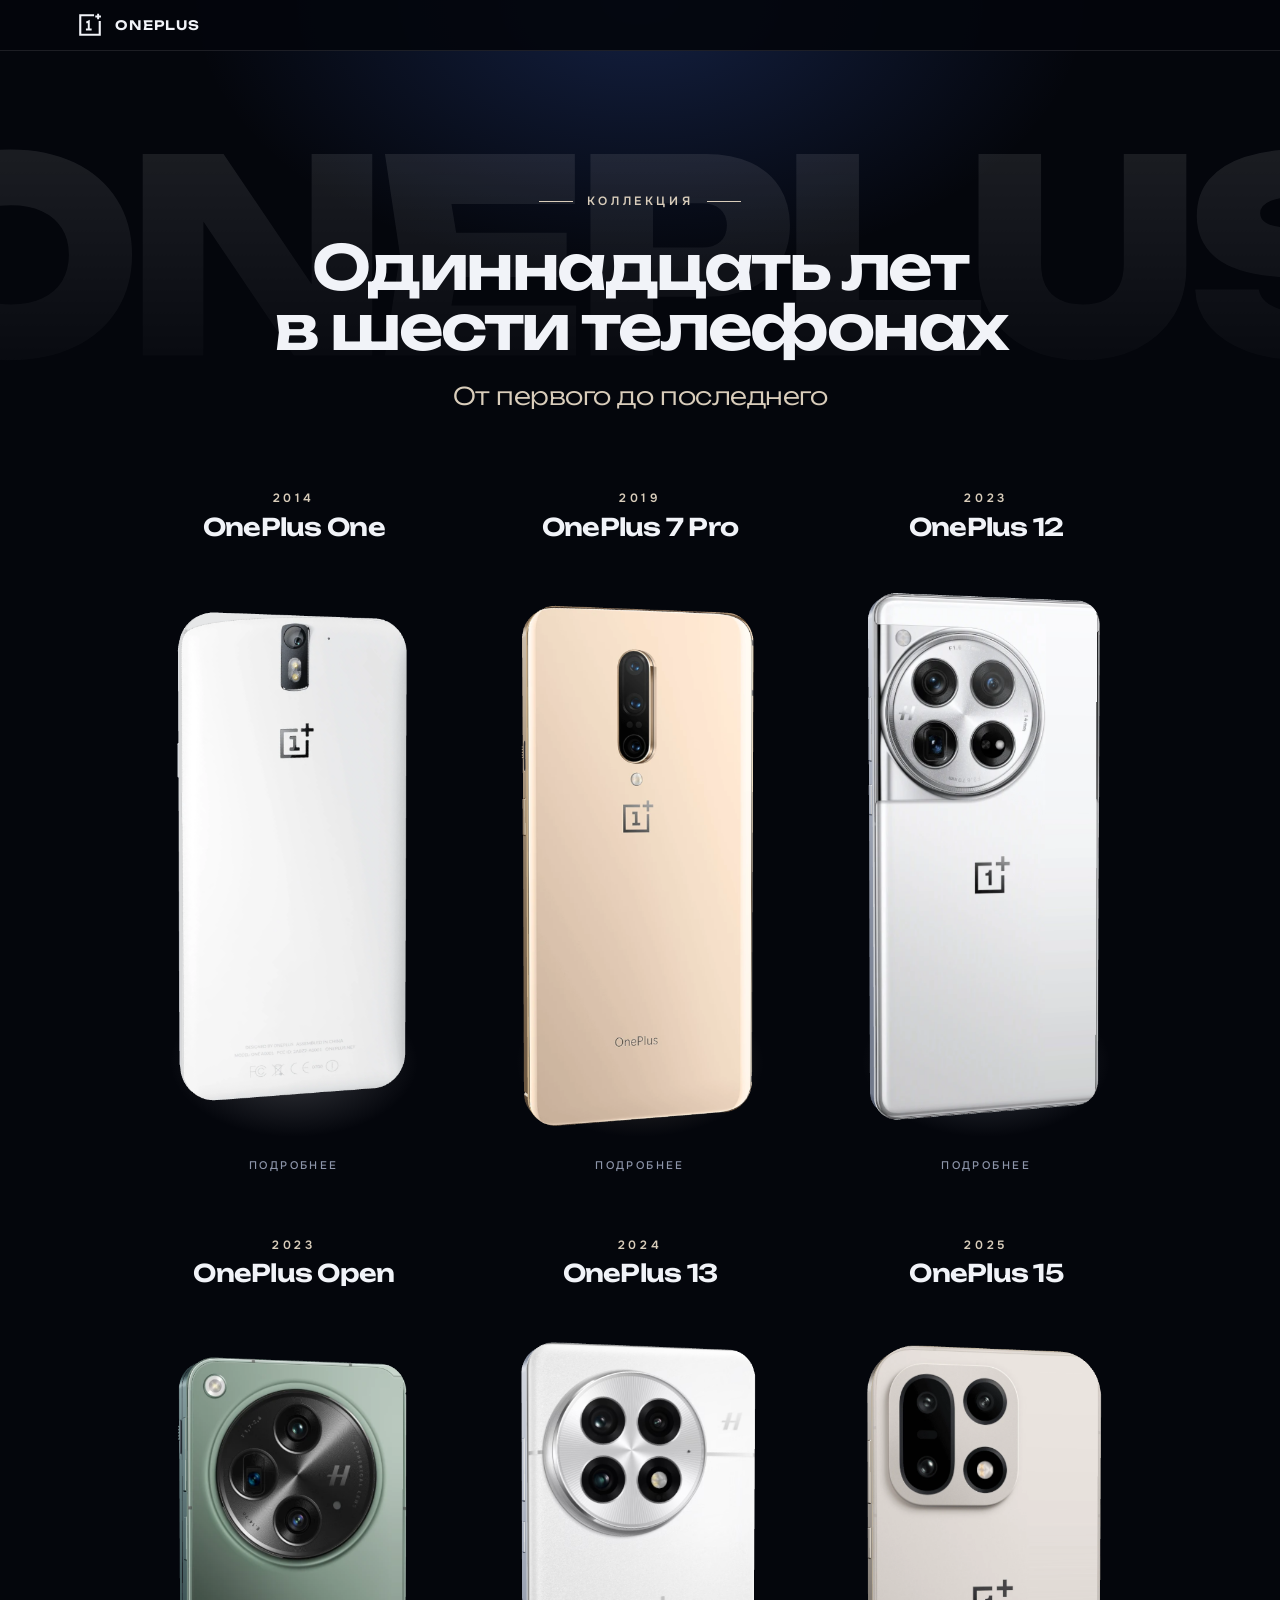
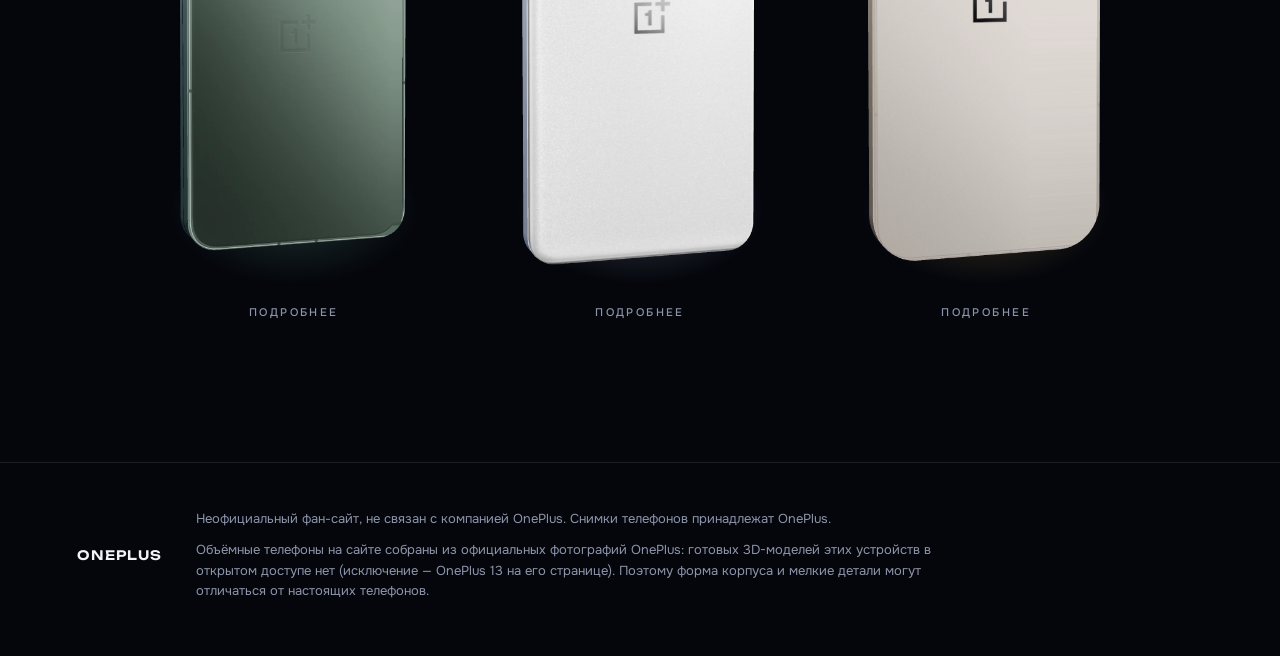
<file: index.html>
<!DOCTYPE html>
<html lang="ru">
<head>
  <meta charset="UTF-8">
  <!-- Правила безопасности: странице разрешено брать скрипты, стили, шрифты и картинки только из папки самого сайта.
       Чужой скрипт, даже если его как-то подсунут в страницу, браузер не выполнит -->
  <meta http-equiv="Content-Security-Policy" content="default-src 'self'; script-src 'self'; style-src 'self' 'unsafe-inline'; img-src 'self' data: blob:; font-src 'self'; connect-src 'self' blob:; media-src 'self'; worker-src 'self' blob:; object-src 'none'; base-uri 'self'; form-action 'none'">
  <meta name="referrer" content="strict-origin-when-cross-origin">
  <meta name="viewport" content="width=device-width, initial-scale=1.0, viewport-fit=cover">
  <title>Одиннадцать лет в шести телефонах</title>
  <meta name="description" content="Шесть телефонов OnePlus за одиннадцать лет: от первого OnePlus One до OnePlus 15. Выбери модель и посмотри её со всех сторон.">
  <meta name="theme-color" content="#04060c">
  <link rel="icon" href="favicon.svg" type="image/svg+xml">
  <!-- шрифты лежат в папке сайта (fonts/); два главных начинают грузиться сразу, чтобы заголовки не «прыгали» -->
  <link rel="preload" as="font" type="font/woff2" href="fonts/Unbounded-cyrillic.woff2" crossorigin>
  <link rel="preload" as="font" type="font/woff2" href="fonts/Unbounded-latin.woff2" crossorigin>
  <link rel="preload" as="font" type="font/woff2" href="fonts/Onest-cyrillic.woff2" crossorigin>
  <link rel="preload" as="font" type="font/woff2" href="fonts/Onest-latin.woff2" crossorigin>
  <link rel="stylesheet" href="fonts/fonts.css?v=1">
  <link rel="stylesheet" href="style.css?v=37">
</head>
<body class="home">

  <a class="skip-link" href="#models">Перейти к моделям</a>

  <header class="bar is-scrolled">
    <a class="brand" href="index.html" aria-label="OnePlus, главная страница">
      <svg class="brand-mark" viewBox="0 0 32 32" aria-hidden="true"><path d="M21 4H4v24h24V11" fill="none" stroke="currentColor" stroke-width="2.6"/><path d="M14.5 21.5v-10l-3 1.6M11 21.5h7M26 2v7M22.5 5.5h7" fill="none" stroke="currentColor" stroke-width="2.4"/></svg>
      <span>OnePlus</span>
    </a>
  </header>

  <main>
    <section class="home-top">
      <div class="glow glow-home" aria-hidden="true"></div>
      <div class="home-word" aria-hidden="true">ONEPLUS</div>
      <div class="wrap home-head">
        <p class="kicker">Коллекция</p>
        <h1>Одиннадцать лет<br>в шести телефонах</h1>
        <p class="home-sub">От первого до последнего</p>
      </div>
    </section>

    <!-- ===== Шесть телефонов: три в ряд, два ряда, по годам. Телефоны показывает phones3d.js ===== -->
    <!-- data-model — ключ модели в phones3d.js, --glow — цвет свечения под телефоном -->
    <section class="wrap models" id="models">

      <div class="unit is-ready" data-model="one" style="--glow:230 230 235">
        <a class="unit-hit" href="one.html">
          <span class="unit-title"><small>2014</small>OnePlus One</span>
          <span class="unit-stage"><img class="poster" src="assets/home/poster-one.webp" alt="OnePlus One, вид сзади" width="440" height="940" decoding="async"><canvas aria-hidden="true"></canvas></span>
        </a>
        <em class="unit-tag" aria-hidden="true">Подробнее</em>
      </div>

      <div class="unit is-ready" data-model="7pro" style="--glow:234 217 192">
        <a class="unit-hit" href="7pro.html">
          <span class="unit-title"><small>2019</small>OnePlus 7 Pro</span>
          <span class="unit-stage"><img class="poster" src="assets/home/poster-7pro.webp" alt="OnePlus 7 Pro, вид сзади" width="440" height="940" decoding="async"><canvas aria-hidden="true"></canvas></span>
        </a>
        <em class="unit-tag" aria-hidden="true">Подробнее</em>
      </div>

      <div class="unit is-ready" data-model="12" style="--glow:220 228 240">
        <a class="unit-hit" href="12.html">
          <span class="unit-title"><small>2023</small>OnePlus 12</span>
          <span class="unit-stage"><img class="poster" src="assets/home/poster-12.webp" alt="OnePlus 12, вид сзади" width="440" height="940" decoding="async"><canvas aria-hidden="true"></canvas></span>
        </a>
        <em class="unit-tag" aria-hidden="true">Подробнее</em>
      </div>

      <div class="unit is-ready" data-model="open" style="--glow:111 180 150">
        <a class="unit-hit" href="open.html">
          <span class="unit-title"><small>2023</small>OnePlus Open</span>
          <span class="unit-stage"><img class="poster" src="assets/home/poster-open.webp" alt="OnePlus Open, вид сзади" width="440" height="940" decoding="async"><canvas aria-hidden="true"></canvas></span>
        </a>
        <em class="unit-tag" aria-hidden="true">Подробнее</em>
      </div>

      <div class="unit is-ready" data-model="13" style="--glow:200 215 245">
        <a class="unit-hit" href="13.html">
          <span class="unit-title"><small>2024</small>OnePlus 13</span>
          <span class="unit-stage"><img class="poster" src="assets/home/poster-13.webp" alt="OnePlus 13, вид сзади" width="440" height="940" decoding="async"><canvas aria-hidden="true"></canvas></span>
        </a>
        <em class="unit-tag" aria-hidden="true">Подробнее</em>
      </div>

      <div class="unit is-ready" data-model="15" style="--glow:240 196 104">
        <a class="unit-hit" href="phone.html?m=15">
          <span class="unit-title"><small>2025</small>OnePlus 15</span>
          <span class="unit-stage"><img class="poster" src="assets/home/poster-15.webp" alt="OnePlus 15, вид сзади" width="440" height="940" decoding="async"><canvas aria-hidden="true"></canvas></span>
        </a>
        <em class="unit-tag" aria-hidden="true">Подробнее</em>
      </div>

    </section>
  </main>

  <footer class="footer">
    <div class="wrap footer-row">
      <span class="footer-brand">OnePlus</span>
      <div class="footer-text">
        <p>Неофициальный фан-сайт, не связан с компанией OnePlus. Снимки телефонов принадлежат OnePlus.</p>
        <p>Объёмные телефоны на сайте собраны из официальных фотографий OnePlus: готовых 3D-моделей этих устройств в открытом доступе нет (исключение — OnePlus 13 на его странице). Поэтому форма корпуса и мелкие детали могут отличаться от настоящих телефонов.</p>
      </div>
    </div>
  </footer>

  <div class="toast" id="toast" role="status" aria-live="polite"></div>

  <script src="home.js?v=29"></script>
  <script type="module" src="phones3d.js?v=44"></script>
</body>
</html>
</file>
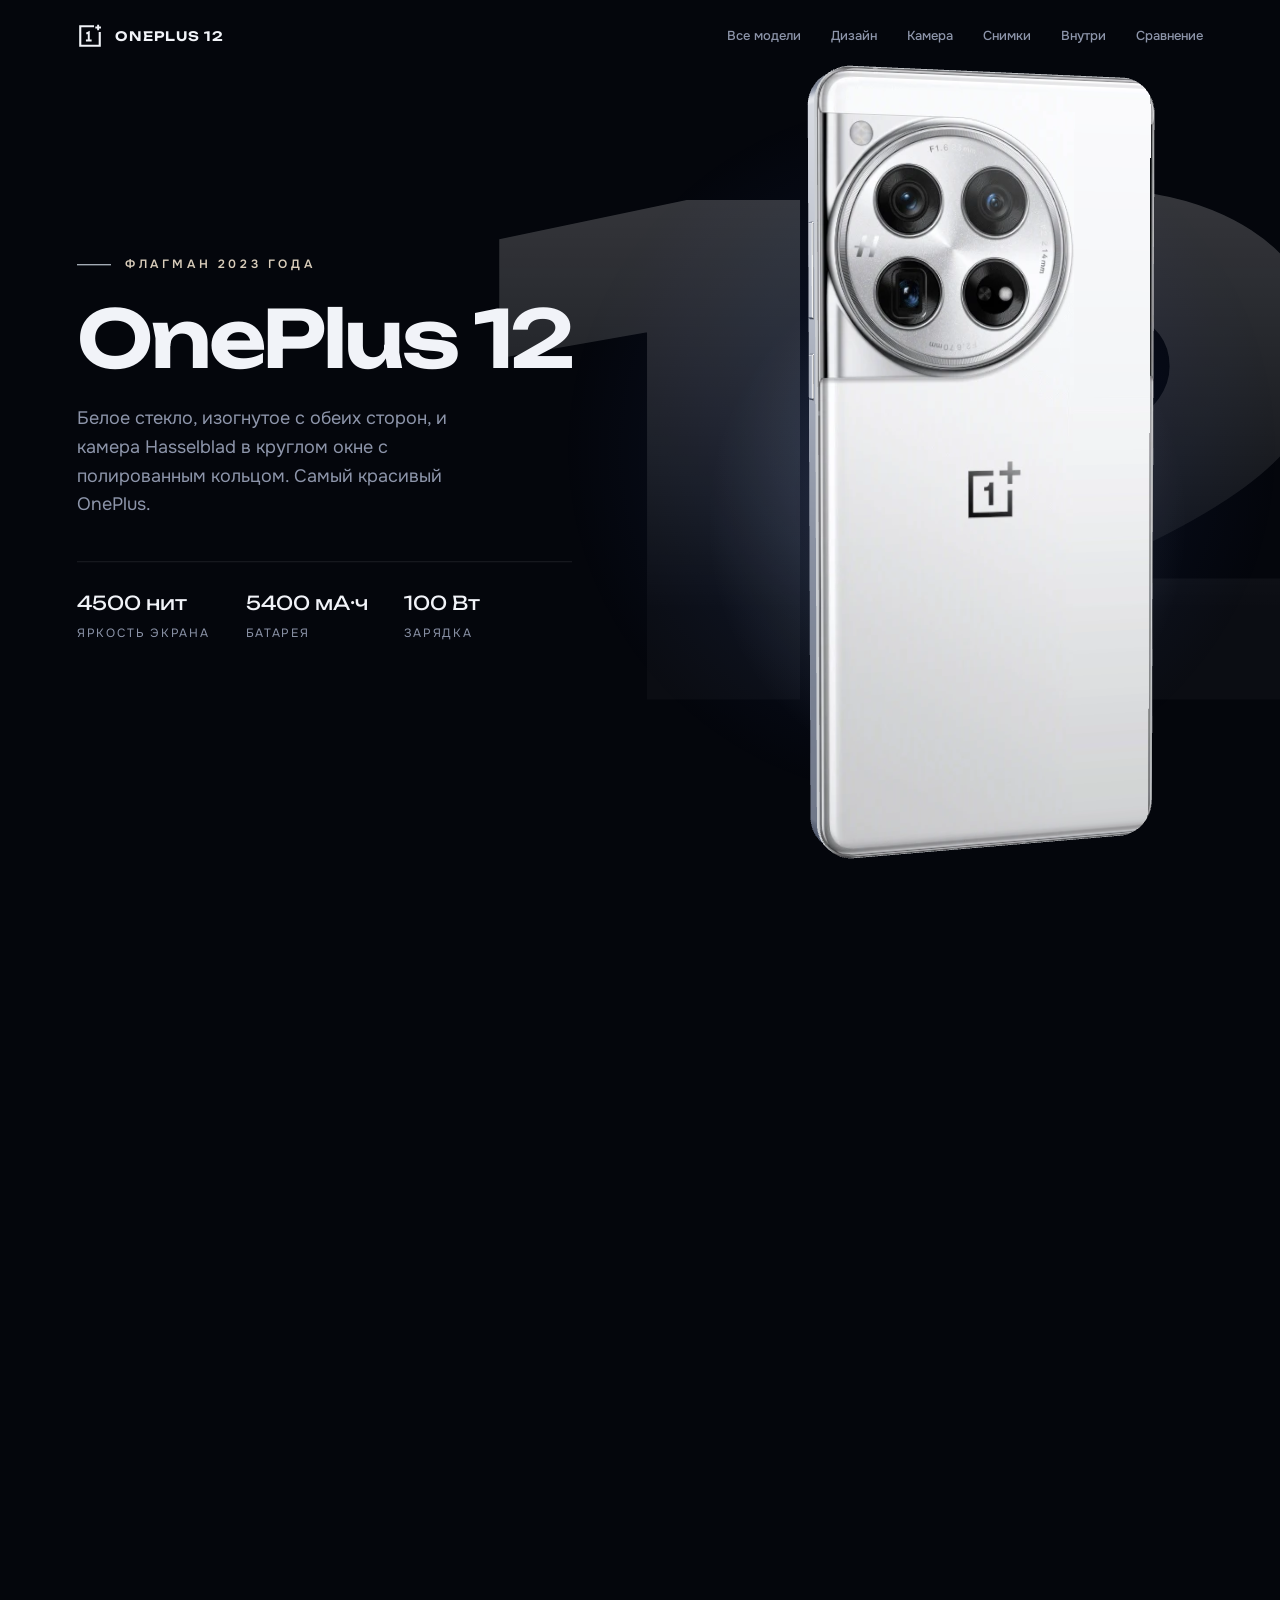
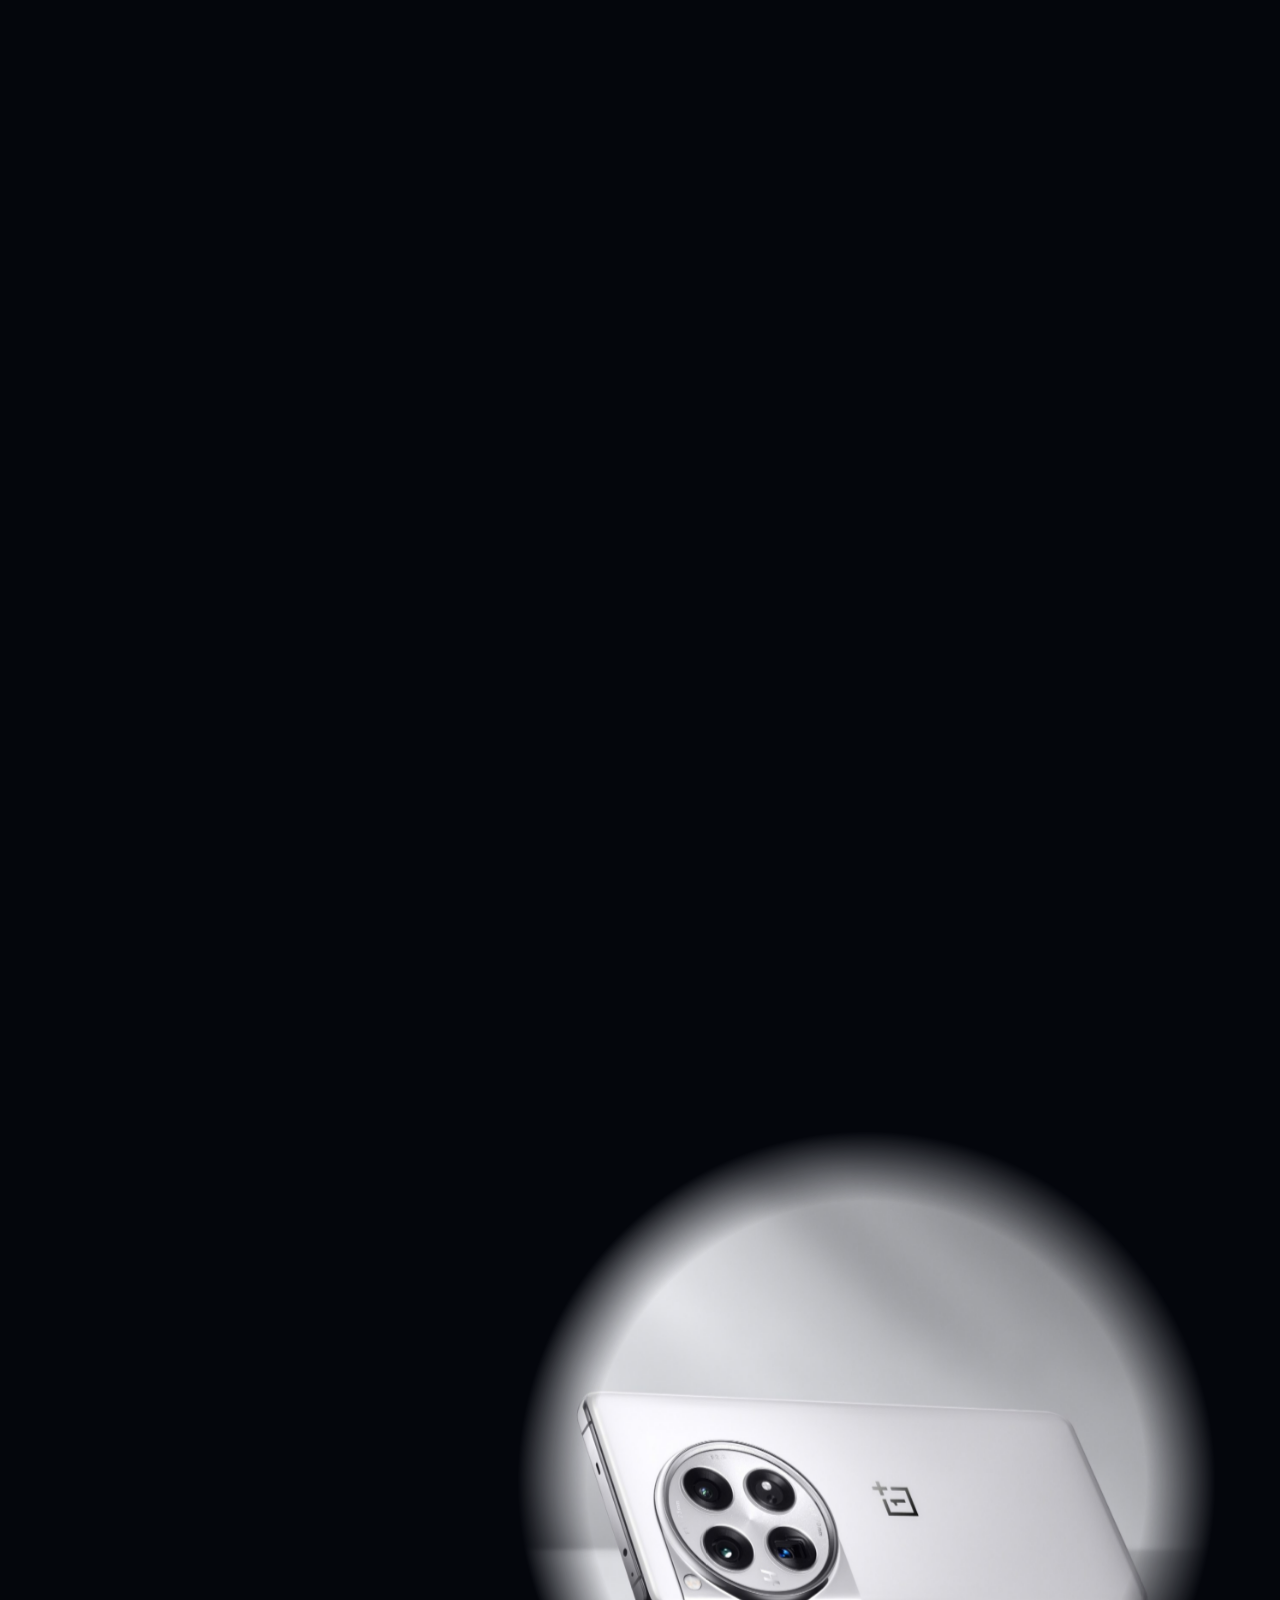
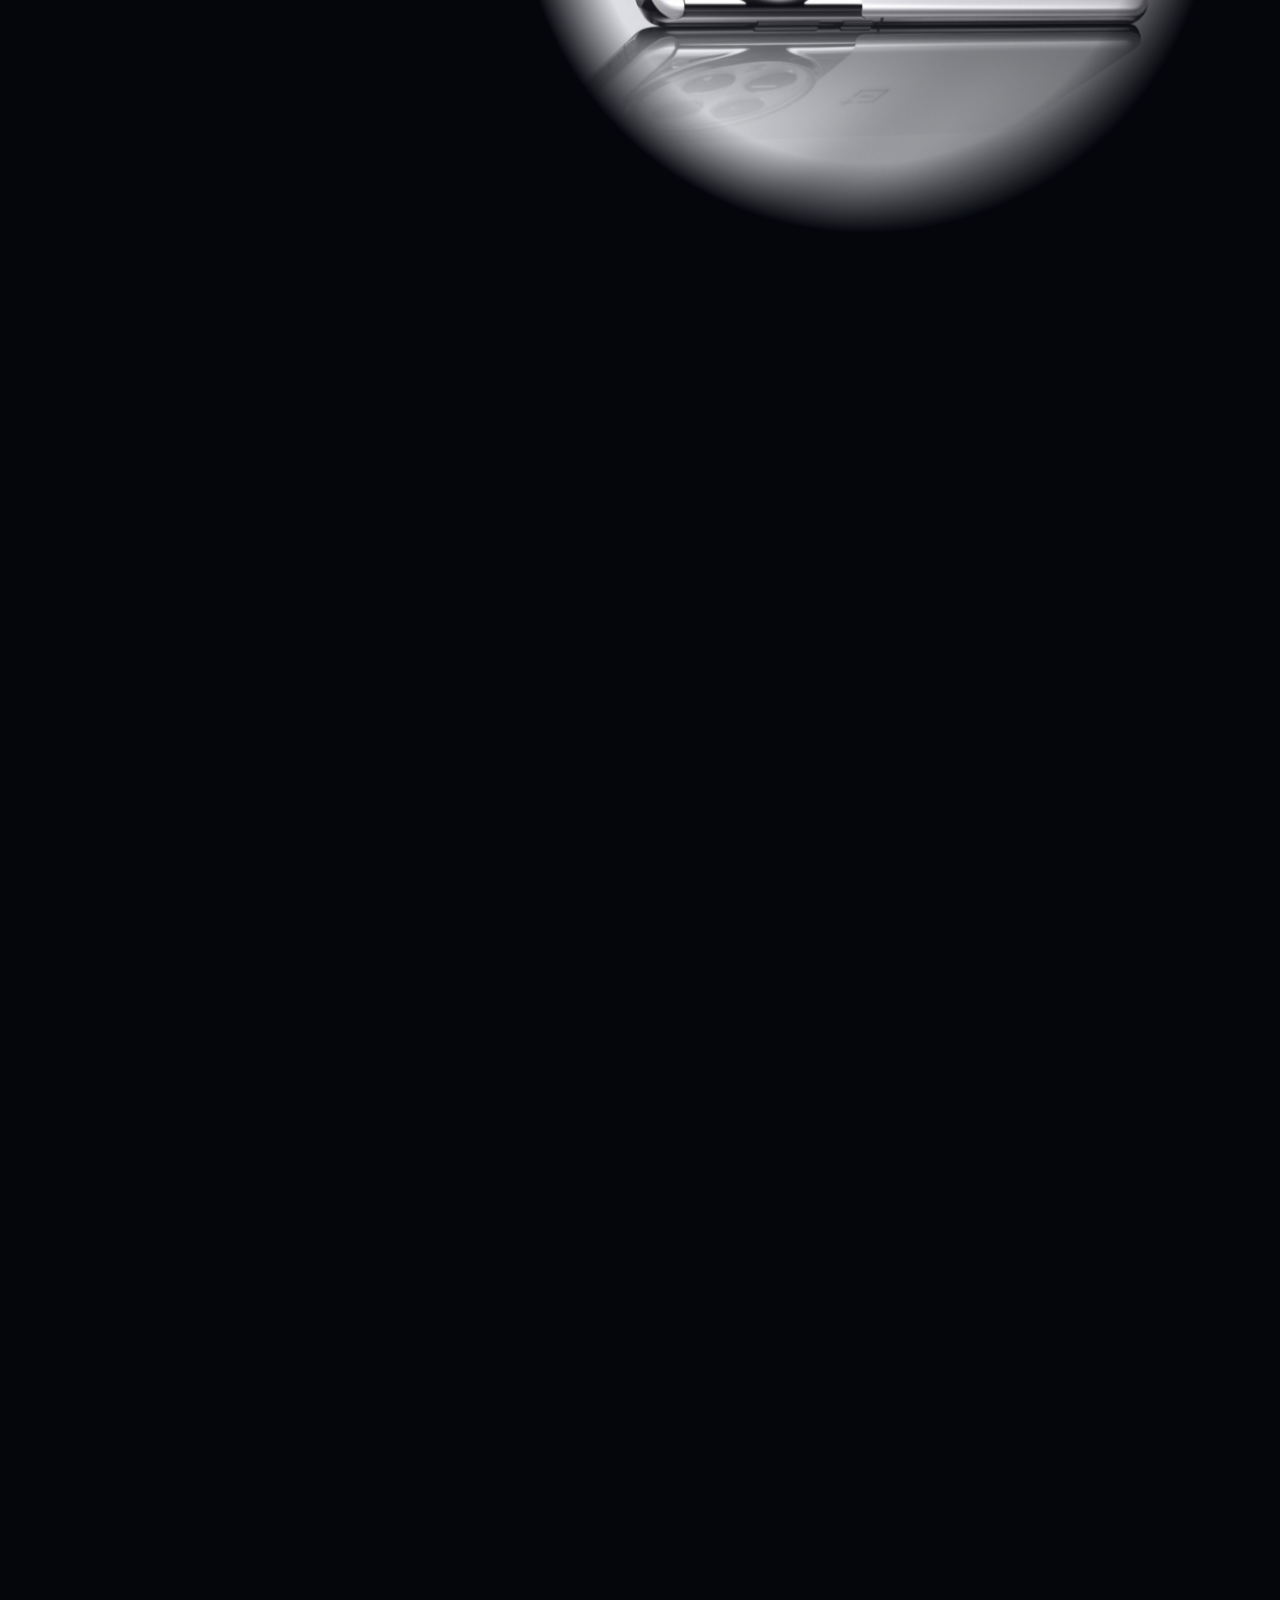
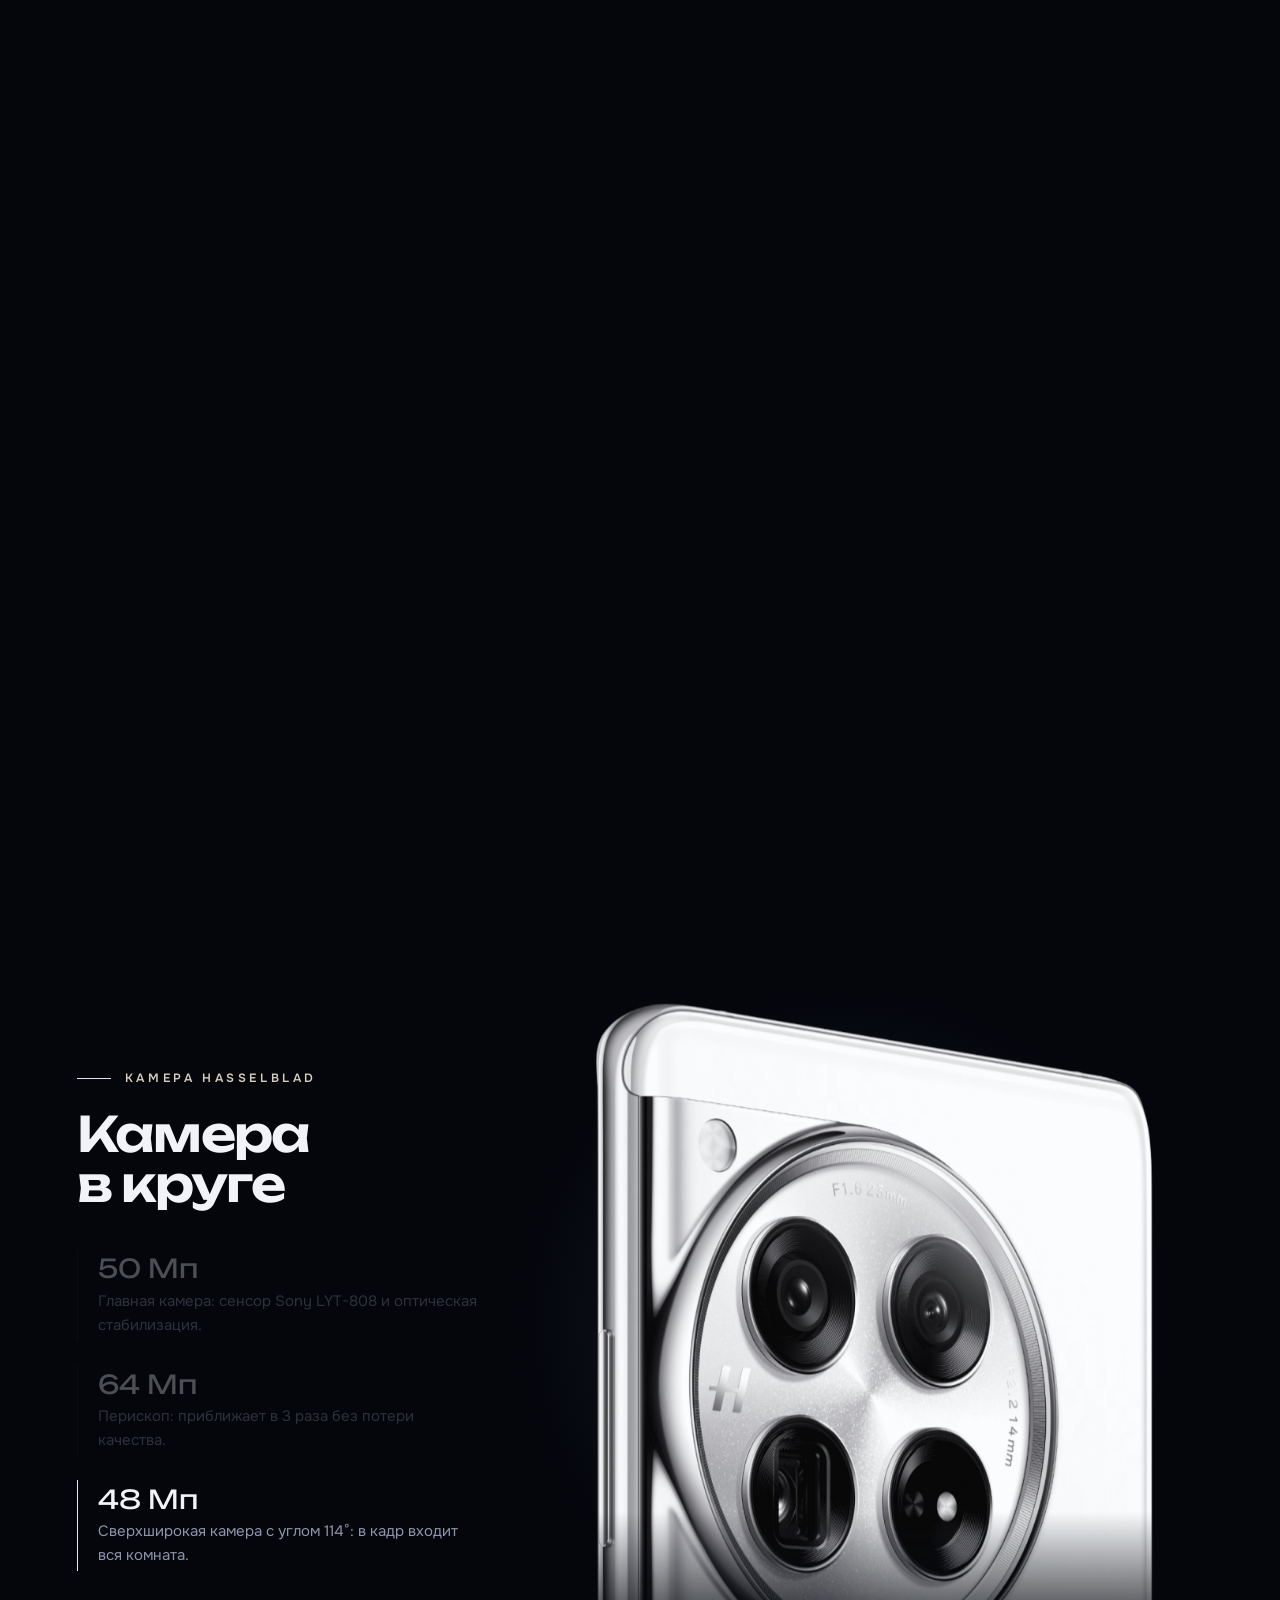
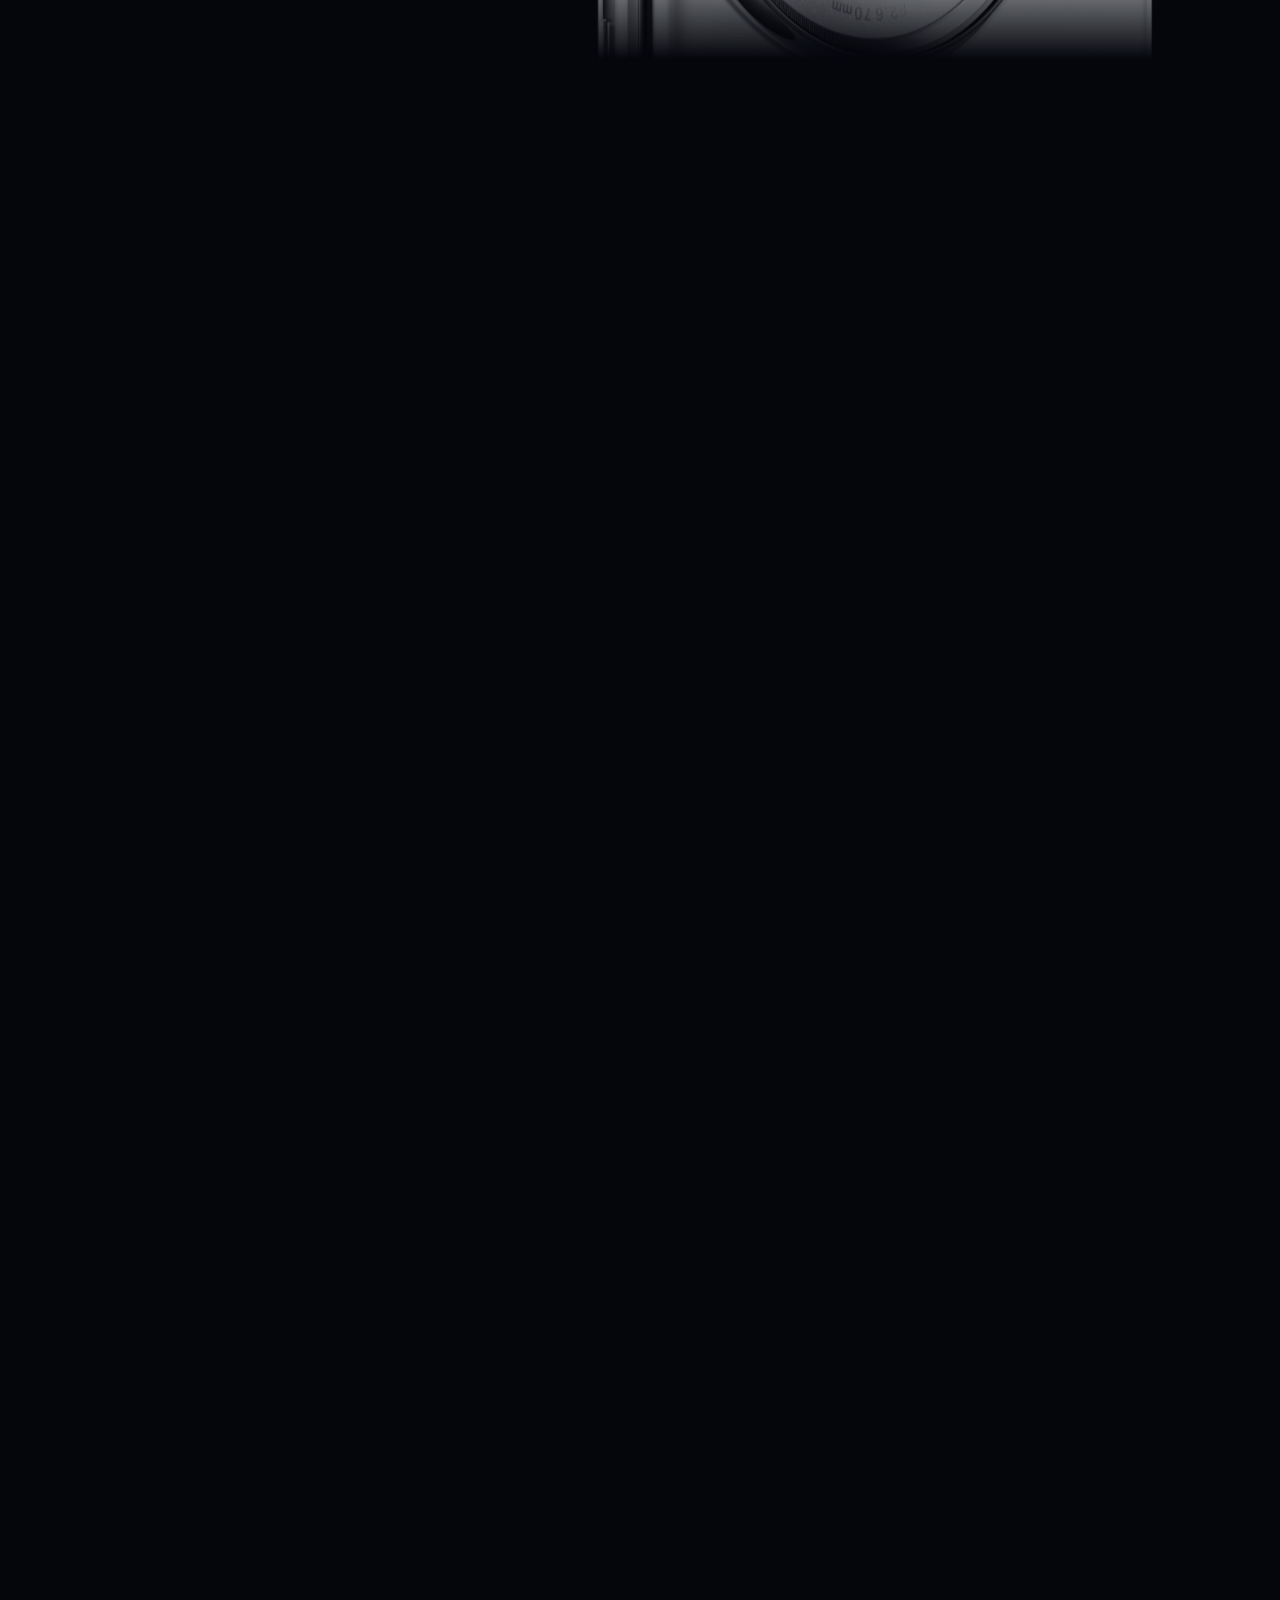
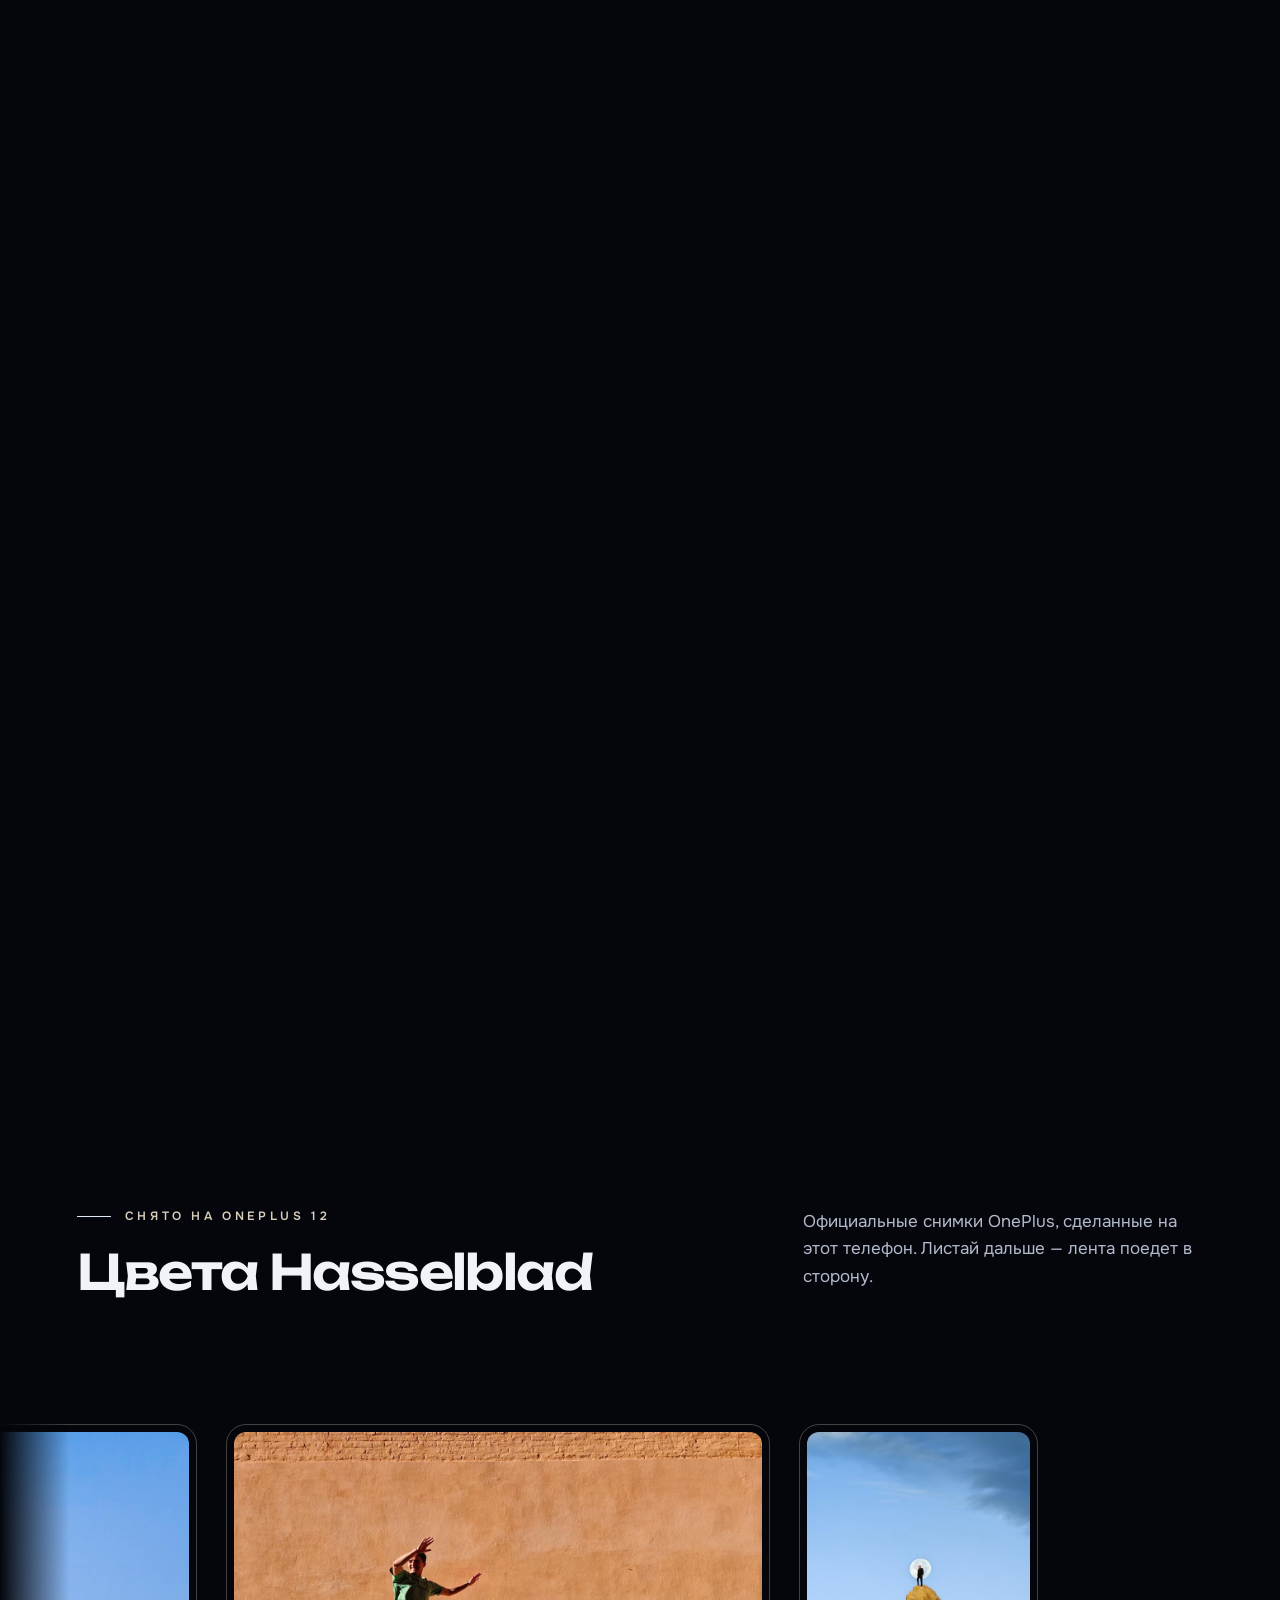
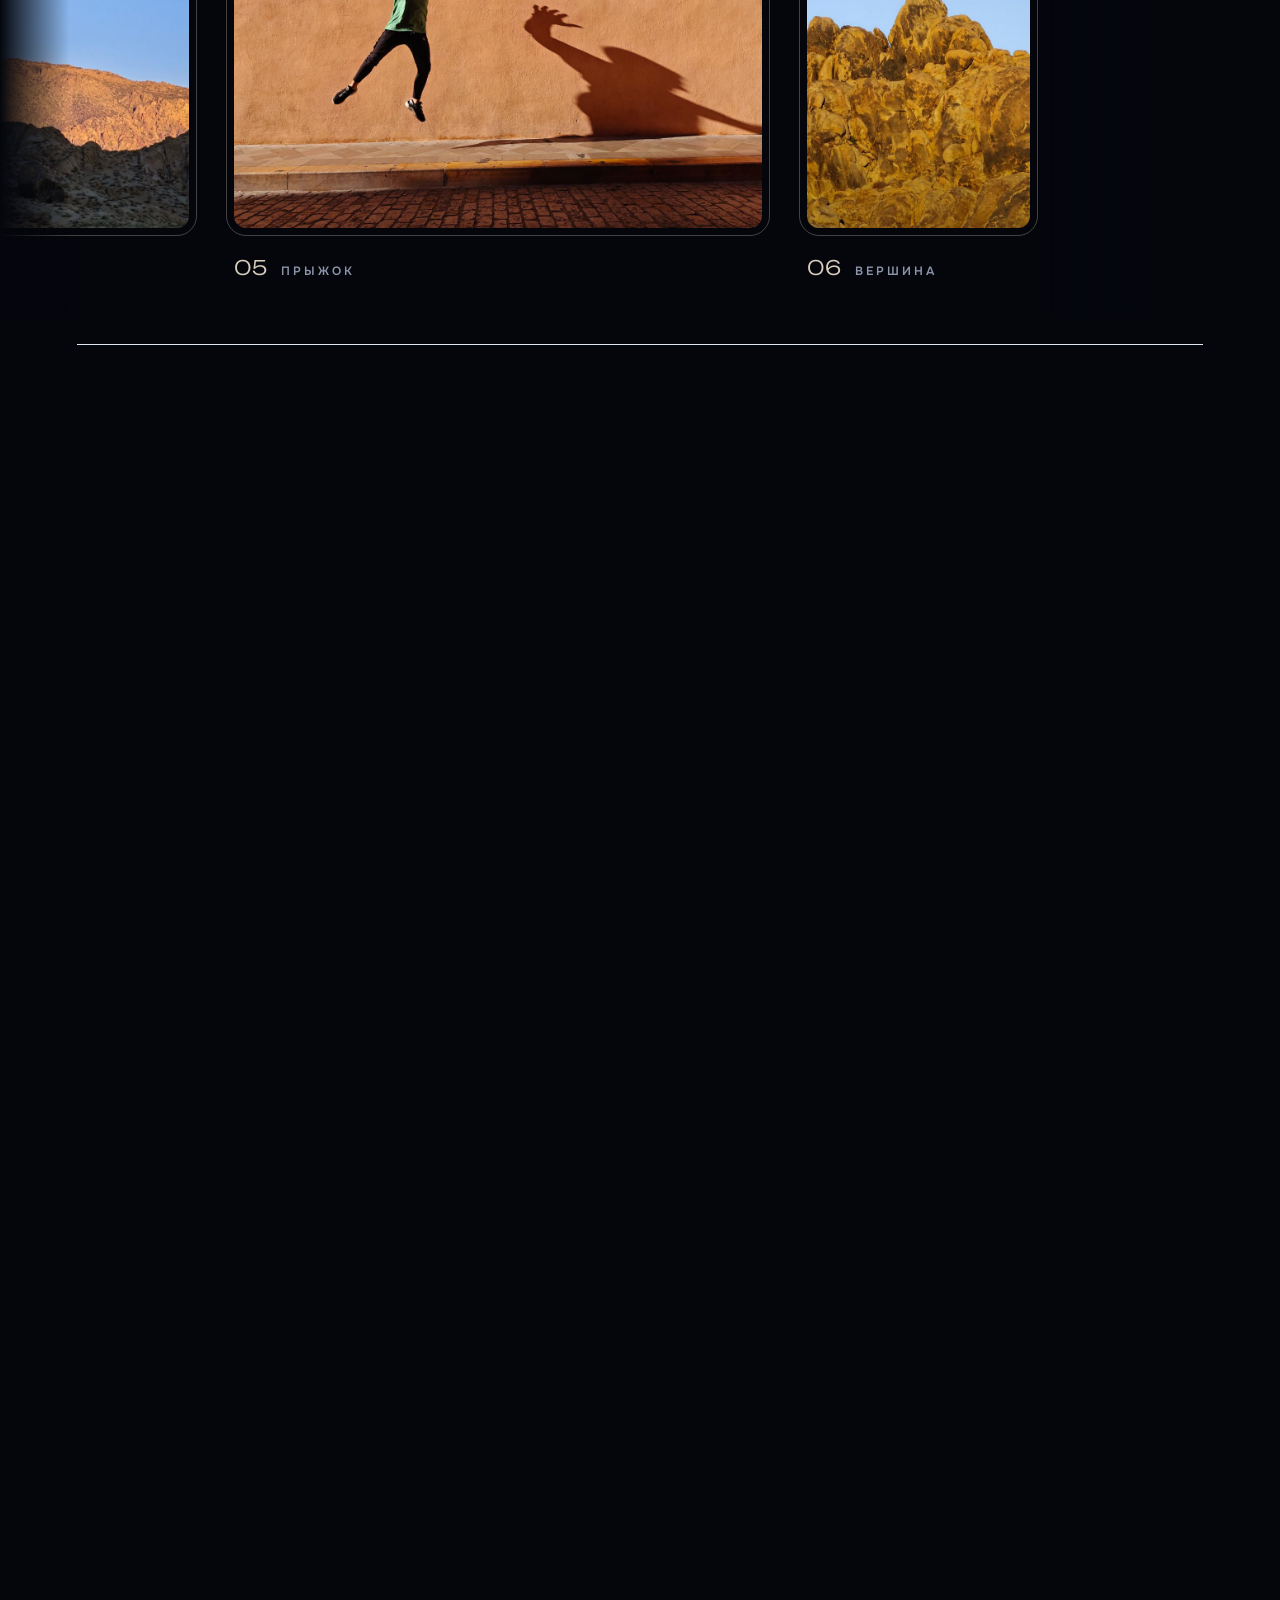
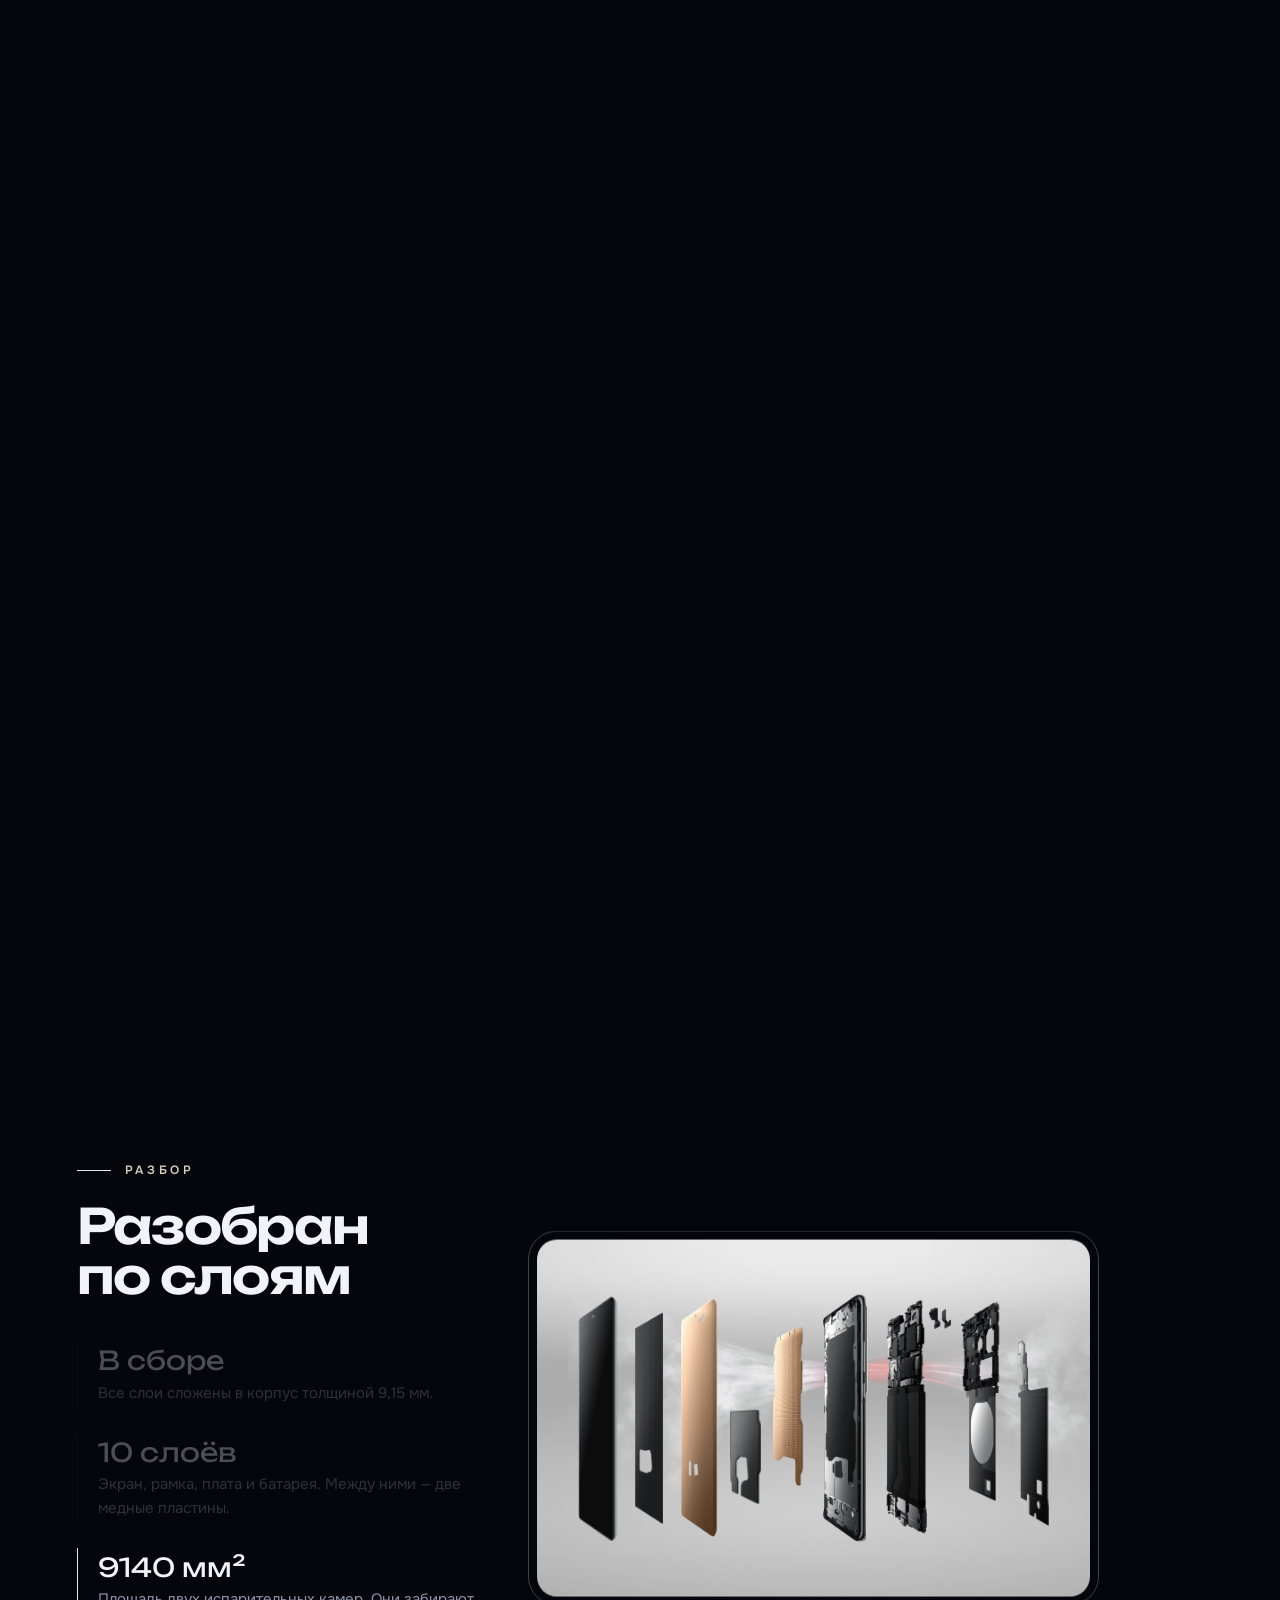
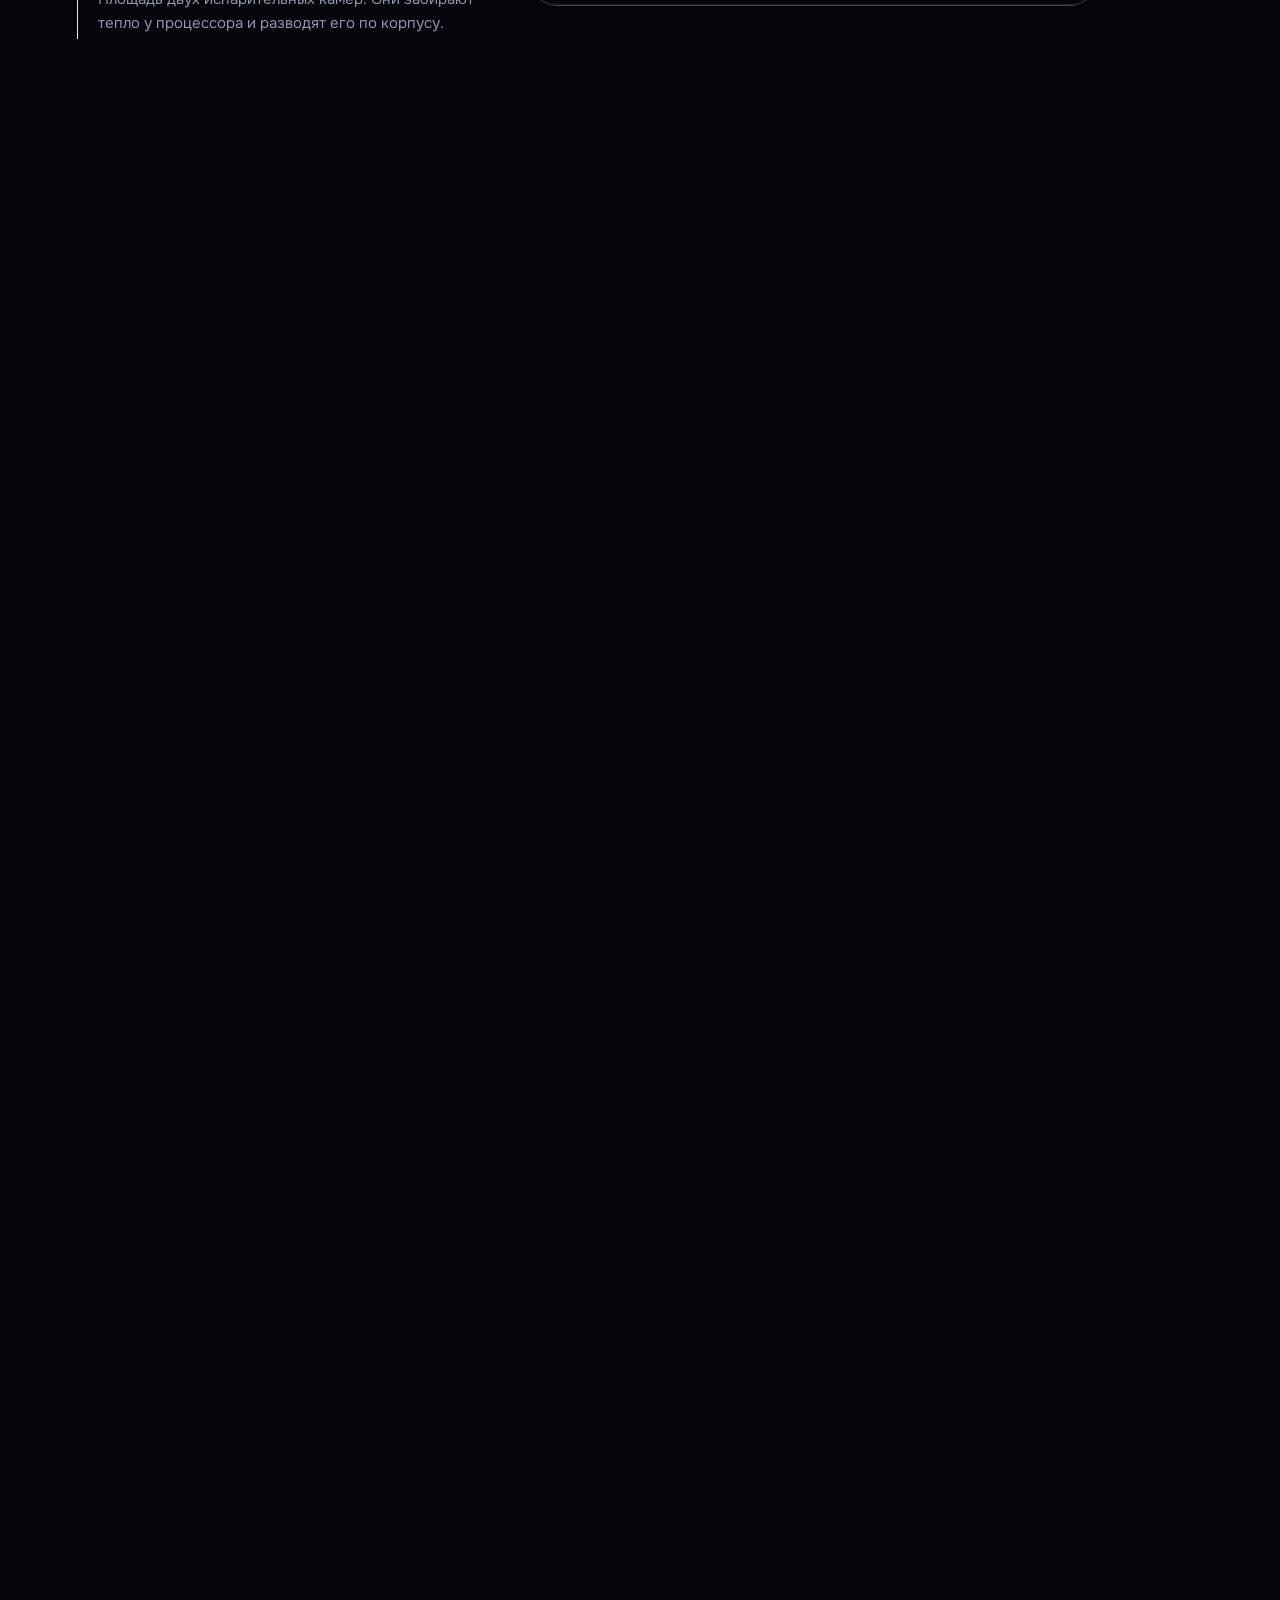
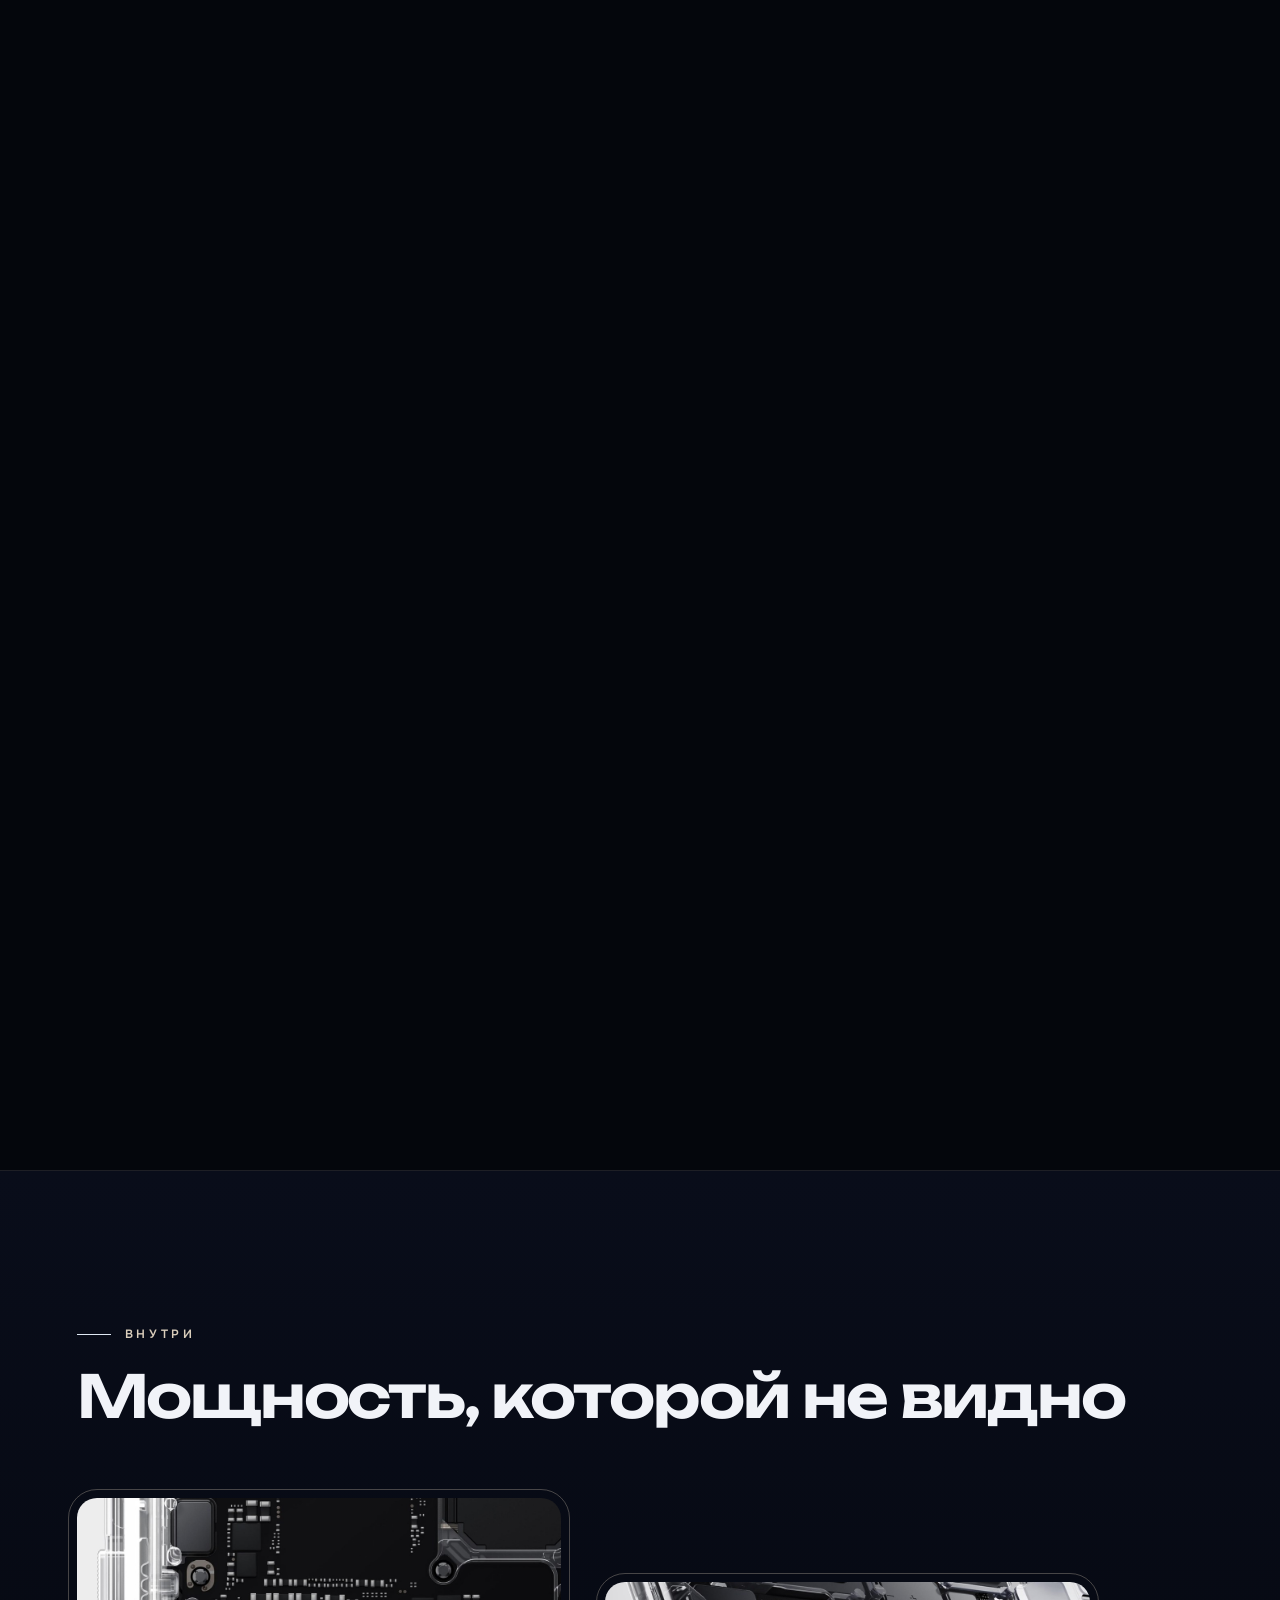
<file: 12.html>
<!DOCTYPE html>
<html lang="ru">
<head>
  <meta charset="UTF-8">
  <!-- Правила безопасности: странице разрешено брать скрипты, стили, шрифты и картинки только из папки самого сайта.
       Чужой скрипт, даже если его как-то подсунут в страницу, браузер не выполнит -->
  <meta http-equiv="Content-Security-Policy" content="default-src 'self'; script-src 'self'; style-src 'self' 'unsafe-inline'; img-src 'self' data: blob:; font-src 'self'; connect-src 'self' blob:; media-src 'self'; worker-src 'self' blob:; object-src 'none'; base-uri 'self'; form-action 'none'">
  <meta name="referrer" content="strict-origin-when-cross-origin">
  <meta name="viewport" content="width=device-width, initial-scale=1.0, viewport-fit=cover">
  <title>OnePlus 12 — обзор модели</title>
  <meta name="description" content="OnePlus 12 в белом цвете: дизайн, камера Hasselblad, снимки, разбор по слоям, экран на 4500 нит и сравнение с iPhone 15 Pro Max и Galaxy S23 Ultra.">
  <meta name="theme-color" content="#04060c">
  <link rel="icon" href="favicon.svg" type="image/svg+xml">
  <!-- шрифты лежат в папке сайта (fonts/); два главных начинают грузиться сразу, чтобы заголовки не «прыгали» -->
  <link rel="preload" as="font" type="font/woff2" href="fonts/Unbounded-cyrillic.woff2" crossorigin>
  <link rel="preload" as="font" type="font/woff2" href="fonts/Unbounded-latin.woff2" crossorigin>
  <link rel="preload" as="font" type="font/woff2" href="fonts/Onest-cyrillic.woff2" crossorigin>
  <link rel="preload" as="font" type="font/woff2" href="fonts/Onest-latin.woff2" crossorigin>
  <link rel="stylesheet" href="fonts/fonts.css?v=1">
  <link rel="stylesheet" href="style.css?v=37">
  <link rel="stylesheet" href="twelve.css?v=11">
</head>
<!-- data-phone — ключ модели в data.js; класс is-12 включает оформление этой страницы из twelve.css -->
<body class="is-12" data-phone="12">

  <a class="skip-link" href="#specs">Перейти к характеристикам</a>

  <header class="bar" id="bar">
    <a class="brand" href="index.html" aria-label="Ко всем моделям OnePlus">
      <svg class="brand-mark" viewBox="0 0 32 32" aria-hidden="true"><path d="M21 4H4v24h24V11" fill="none" stroke="currentColor" stroke-width="2.6"/><path d="M14.5 21.5v-10l-3 1.6M11 21.5h7M26 2v7M22.5 5.5h7" fill="none" stroke="currentColor" stroke-width="2.4"/></svg>
      <span id="brandName">OnePlus 12</span>
    </a>
    <nav class="bar-nav">
      <a href="index.html">Все модели</a>
      <a href="#design">Дизайн</a>
      <a href="#camera">Камера</a>
      <a href="#photos">Снимки</a>
      <a href="#inside">Внутри</a>
      <a href="#versus">Сравнение</a>
    </nav>
  </header>

  <!-- Боковая навигация: точка текущего раздела вытягивается и показывает название -->
  <nav class="rail" id="rail" aria-label="Разделы страницы">
    <a href="#design"><span>Дизайн</span></a>
    <a href="#camera"><span>Камера</span></a>
    <a href="#photos"><span>Снимки</span></a>
    <a href="#layers"><span>Слои</span></a>
    <a href="#inside"><span>Внутри</span></a>
    <a href="#specs"><span>Цифры</span></a>
    <a href="#versus"><span>Сравнение</span></a>
  </nav>

  <main id="top">

    <!-- ===== Первый экран: живой объёмный телефон в белом цвете. Пока экран листают, он разворачивается лицом ===== -->
    <!-- Каждая .scene задаёт длину прокрутки, а .pin внутри «прилипает» к экрану на это время -->
    <!-- Телефон рисует hero-live.js в холсте; пока он грузится, на его месте официальный снимок -->
    <section class="scene scene-hero" data-scene="hero">
      <div class="pin">
        <div class="glow glow-hero" aria-hidden="true"></div>
        <div class="bigword" id="heroWord" aria-hidden="true"></div>
        <div class="hero-phone" id="heroPhone"><img decoding="async" id="heroImage" src="assets/home/12-white.webp" alt="OnePlus 12 в белом цвете, вид сзади" width="1080" height="1080"><canvas id="heroCanvas" aria-hidden="true"></canvas></div>
        <div class="hero-copy" id="heroCopy">
          <p class="kicker" id="heroKicker"></p>
          <h1 id="heroName"></h1>
          <p class="lead" id="heroLead"></p>
          <ul class="facts" id="heroFacts"></ul>
        </div>
        <!-- второй текст первого экрана: появляется, когда телефон развернулся экраном -->
        <div class="hero-after" id="heroAfter">
          <p class="kicker">Экран</p>
          <h2>4500 нит</h2>
          <p class="shot-text">Экран 6,82 дюйма с разрешением 2K. В пике он светит на 4500 нит: когда OnePlus 12 вышел, ярче не было ни у одного телефона.</p>
          <ul class="stats">
            <li><b>6,82</b><span>дюйма</span></li>
            <li><b>120</b><span>Гц</span></li>
            <li><b>510</b><span>точек на дюйм</span></li>
          </ul>
        </div>
      </div>
    </section>

    <!-- ===== Дизайн: официальный снимок белого телефона проявляется кругом света, как от включённой лампы. Двигает twelve.js ===== -->
    <section class="scene scene-light" id="design" data-scene="light">
      <div class="pin">
        <div class="light-frame">
          <img decoding="async" class="light-image" src="assets/12/white.jpg" alt="Белый OnePlus 12 лежит на зеркальной поверхности, камерой к зрителю" width="1700" height="1747" loading="lazy">
        </div>
        <div class="light-rings" aria-hidden="true"><i></i><i></i><i></i></div>
        <div class="shot-copy">
          <p class="kicker">Цвет Glacial White</p>
          <h2>Белый, как ледник</h2>
          <p class="shot-text">Стекло изогнуто с обеих сторон, а рамка и кольцо вокруг камер отполированы до зеркала. Ни одной лишней линии.</p>
          <ul class="stats">
            <li><b>9,15</b><span>мм толщина</span></li>
            <li><b>220</b><span>граммов</span></li>
            <li><b>IP65</b><span>защита от воды</span></li>
          </ul>
        </div>
      </div>
    </section>

    <!-- ===== Камера: крупный официальный снимок белого телефона. Свет по очереди выделяет объективы, вокруг активного рисуется кольцо ===== -->
    <!-- data-on на снимке — номер выделенного объектива, его выставляет twelve.js; места объективов заданы в twelve.css -->
    <section class="scene scene-lens" id="camera" data-scene="lens">
      <div class="pin">
        <div class="glow glow-lens" aria-hidden="true"></div>
        <figure class="lens" id="lens">
          <img decoding="async" src="assets/12/camera-white.webp" alt="Блок камер белого OnePlus 12 крупным планом: три объектива и вспышка в круглом окне" width="1434" height="1700" loading="lazy">
          <i class="lens-spot" aria-hidden="true"></i>
          <!-- кольца стоят по центрам объективов на снимке (его размер 1434 × 1700); объективы сняты под углом, поэтому это овалы -->
          <svg class="lens-marks" viewBox="0 0 1434 1700" fill="none" aria-hidden="true">
            <ellipse data-lens="0" cx="532" cy="743" rx="146" ry="209" pathLength="100"/>
            <ellipse data-lens="1" cx="532" cy="1245" rx="146" ry="212" pathLength="100"/>
            <ellipse data-lens="2" cx="882" cy="786" rx="138" ry="204" pathLength="100"/>
          </svg>
        </figure>
        <div class="spin-copy">
          <p class="kicker">Камера Hasselblad</p>
          <h2>Камера в круге</h2>
          <ul class="steps">
            <li><b>50 Мп</b><span>Главная камера: сенсор Sony LYT-808 и оптическая стабилизация.</span></li>
            <li><b>64 Мп</b><span>Перископ: приближает в 3 раза без потери качества.</span></li>
            <li><b>48 Мп</b><span>Сверхширокая камера с углом 114°: в кадр входит вся комната.</span></li>
          </ul>
        </div>
      </div>
    </section>

    <!-- ===== Снимки: лента официальных фотографий едет в сторону, пока экран листают. Двигает twelve.js ===== -->
    <!-- --ratio — пропорции снимка (ширина к высоте): по ним лента знает свою длину ещё до загрузки картинок -->
    <section class="scene scene-strip" id="photos" data-scene="strip">
      <div class="pin">
        <div class="strip-head">
          <div>
            <p class="kicker">Снято на OnePlus 12</p>
            <h2>Цвета Hasselblad</h2>
          </div>
          <p class="shot-text">Официальные снимки OnePlus, сделанные на этот телефон. Листай дальше — лента поедет в сторону.</p>
        </div>
        <div class="strip" id="strip">
          <figure style="--ratio: 1.333"><img decoding="async" src="assets/12/photo-1.jpg" alt="Одинокое дерево в озере на фоне гор" loading="lazy"><figcaption><b>01</b><span>Озеро</span></figcaption></figure>
          <figure style="--ratio: 0.75"><img decoding="async" src="assets/12/photo-2.jpg" alt="Дорога среди красных скал" loading="lazy"><figcaption><b>02</b><span>Дорога</span></figcaption></figure>
          <figure style="--ratio: 1.334"><img decoding="async" src="assets/12/photo-3.jpg" alt="Артист в маске выдувает огонь" loading="lazy"><figcaption><b>03</b><span>Огонь</span></figcaption></figure>
          <figure style="--ratio: 1.769"><img decoding="async" src="assets/12/photo-4.jpg" alt="Луна над острой скалой" loading="lazy"><figcaption><b>04</b><span>Луна</span></figcaption></figure>
          <figure style="--ratio: 1.333"><img decoding="async" src="assets/12/photo-5.jpg" alt="Человек в прыжке и его тень на стене" loading="lazy"><figcaption><b>05</b><span>Прыжок</span></figcaption></figure>
          <figure style="--ratio: 0.5625"><img decoding="async" src="assets/12/photo-6.jpg" alt="Человек на вершине жёлтых скал на фоне луны" loading="lazy"><figcaption><b>06</b><span>Вершина</span></figcaption></figure>
        </div>
        <div class="strip-bar" aria-hidden="true"><i></i></div>
      </div>
    </section>

    <!-- ===== Слои: то, что под задней крышкой, раскладывается на десять официальных слоёв. Двигает twelve.js ===== -->
    <!-- Каждый слой — вырезка из общего кадра 2464 × 1388: --x, --y — её место в кадре, --w, --h — размер -->
    <!-- Самой крышки здесь нет: на официальном кадре она чёрная, а страница про белый телефон -->
    <section class="scene scene-layers" id="layers" data-scene="layers">
      <div class="pin">
        <div class="vitrine" id="layersBox" aria-hidden="true">
          <div class="layers">
            <img decoding="async" class="layers-smoke" src="assets/12/layer-smoke.webp" alt="" loading="lazy">
            <img decoding="async" class="layer" src="assets/12/layer-9.webp" alt="" style="--x: 2004; --y: 349; --w: 138; --h: 824">
            <img decoding="async" class="layer" src="assets/12/layer-8.webp" alt="" style="--x: 1749; --y: 176; --w: 170; --h: 887">
            <img decoding="async" class="layer" src="assets/12/layer-7.webp" alt="" style="--x: 1606; --y: 201; --w: 100; --h: 95">
            <img decoding="async" class="layer" src="assets/12/layer-6.webp" alt="" style="--x: 1415; --y: 168; --w: 184; --h: 1041">
            <img decoding="async" class="layer" src="assets/12/layer-5.webp" alt="" style="--x: 1135; --y: 146; --w: 201; --h: 1099">
            <img decoding="async" class="layer" src="assets/12/layer-4.webp" alt="" style="--x: 914; --y: 288; --w: 135; --h: 709">
            <img decoding="async" class="layer" src="assets/12/layer-3.webp" alt="" style="--x: 719; --y: 656; --w: 136; --h: 418">
            <img decoding="async" class="layer" src="assets/12/layer-2.webp" alt="" style="--x: 503; --y: 164; --w: 162; --h: 1062">
            <img decoding="async" class="layer" src="assets/12/layer-1.webp" alt="" style="--x: 299; --y: 226; --w: 124; --h: 940">
            <img decoding="async" class="layer" src="assets/12/layer-0.webp" alt="" style="--x: 44; --y: 152; --w: 174; --h: 1085">
          </div>
        </div>
        <div class="spin-copy">
          <p class="kicker">Разбор</p>
          <h2>Разобран по слоям</h2>
          <ul class="steps">
            <li><b>В сборе</b><span>Все слои сложены в корпус толщиной 9,15 мм.</span></li>
            <li><b>10 слоёв</b><span>Экран, рамка, плата и батарея. Между ними — две медные пластины.</span></li>
            <li><b>9140 мм²</b><span>Площадь двух испарительных камер. Они забирают тепло у процессора и разводят его по корпусу.</span></li>
          </ul>
        </div>
      </div>
    </section>

    <!-- ===== Внутри: четыре официальных кадра в рамках, подписи стоят под ними ===== -->
    <section class="section section-line" id="inside">
      <div class="wrap">
        <p class="kicker reveal">Внутри</p>
        <h2 class="section-title reveal">Мощность, которой не видно</h2>
        <div class="tiles">
          <figure class="tile reveal">
            <div class="tile-photo"><img decoding="async" src="assets/12/tile-chip.jpg" alt="Процессор Snapdragon 8 Gen 3 на плате OnePlus 12" width="1200" height="949" loading="lazy"></div>
            <figcaption><b>Snapdragon 8 Gen 3</b><span>Самый мощный процессор для Android на момент выхода.</span></figcaption>
          </figure>
          <figure class="tile reveal">
            <div class="tile-photo"><img decoding="async" src="assets/12/tile-memory.jpg" alt="Микросхемы памяти на плате OnePlus 12" width="1200" height="949" loading="lazy"></div>
            <figcaption><b>До 16 и 512 ГБ</b><span>Оперативная память LPDDR5X и быстрый накопитель UFS 4.0.</span></figcaption>
          </figure>
          <figure class="tile reveal">
            <div class="tile-photo"><img decoding="async" src="assets/12/tile-power.jpg" alt="OnePlus 12 в разрезе: батарея и кабель зарядки" width="720" height="480" loading="lazy"></div>
            <figcaption><b>5400 мА·ч и 100 Вт</b><span>От 1 до 100% за 26 минут по проводу. Без провода — 50 Вт: быстрее, чем проводная зарядка у iPhone и Galaxy того года.</span></figcaption>
          </figure>
          <figure class="tile reveal">
            <div class="tile-photo"><img decoding="async" src="assets/12/tile-motor.jpg" alt="Вибромотор OnePlus 12 на плате" width="720" height="480" loading="lazy"></div>
            <figcaption><b>Вибромотор 602 мм³</b><span>Крупный линейный мотор: отклик короткий и плотный, как у настоящей кнопки.</span></figcaption>
          </figure>
        </div>
      </div>
    </section>

    <!-- ===== Цифры ===== -->
    <section class="section" id="specs">
      <div class="wrap">
        <p class="kicker reveal">В цифрах</p>
        <h2 class="section-title reveal" id="specsTitle"></h2>
        <div class="spec-grid" id="specGrid"></div>
      </div>
    </section>

    <!-- ===== Сравнение с теми, кто уже продавался, когда OnePlus 12 вышел ===== -->
    <section class="section section-line" id="versus">
      <div class="wrap">
        <h2 class="section-title versus-title reveal">Против iPhone 15 Pro Max<br>и Galaxy S23 Ultra</h2>
        <!-- счёт побед и сама таблица: их собирает page.js из data.js -->
        <div class="score" id="score"></div>
        <div class="versus" id="versusTable"></div>
      </div>
    </section>

  </main>

  <footer class="footer">
    <div class="wrap footer-row">
      <span class="footer-brand">OnePlus 12</span>
      <p>Неофициальный фан-сайт, не связан с компанией OnePlus. Изображения телефона и снимки с его камеры — с официального сайта oneplus.com. Характеристики из открытых источников, цены стартовые для США. Соперники — модели, которые уже продавались, когда OnePlus 12 вышел.</p>
    </div>
  </footer>

  <script src="data.js?v=33"></script>
  <!-- twelve.js добавляет сцены этой страницы, поэтому стоит перед общим page.js -->
  <script src="twelve.js?v=4"></script>
  <script src="page.js?v=31"></script>
  <script type="module" src="hero-live.js?v=14"></script>
</body>
</html>
</file>
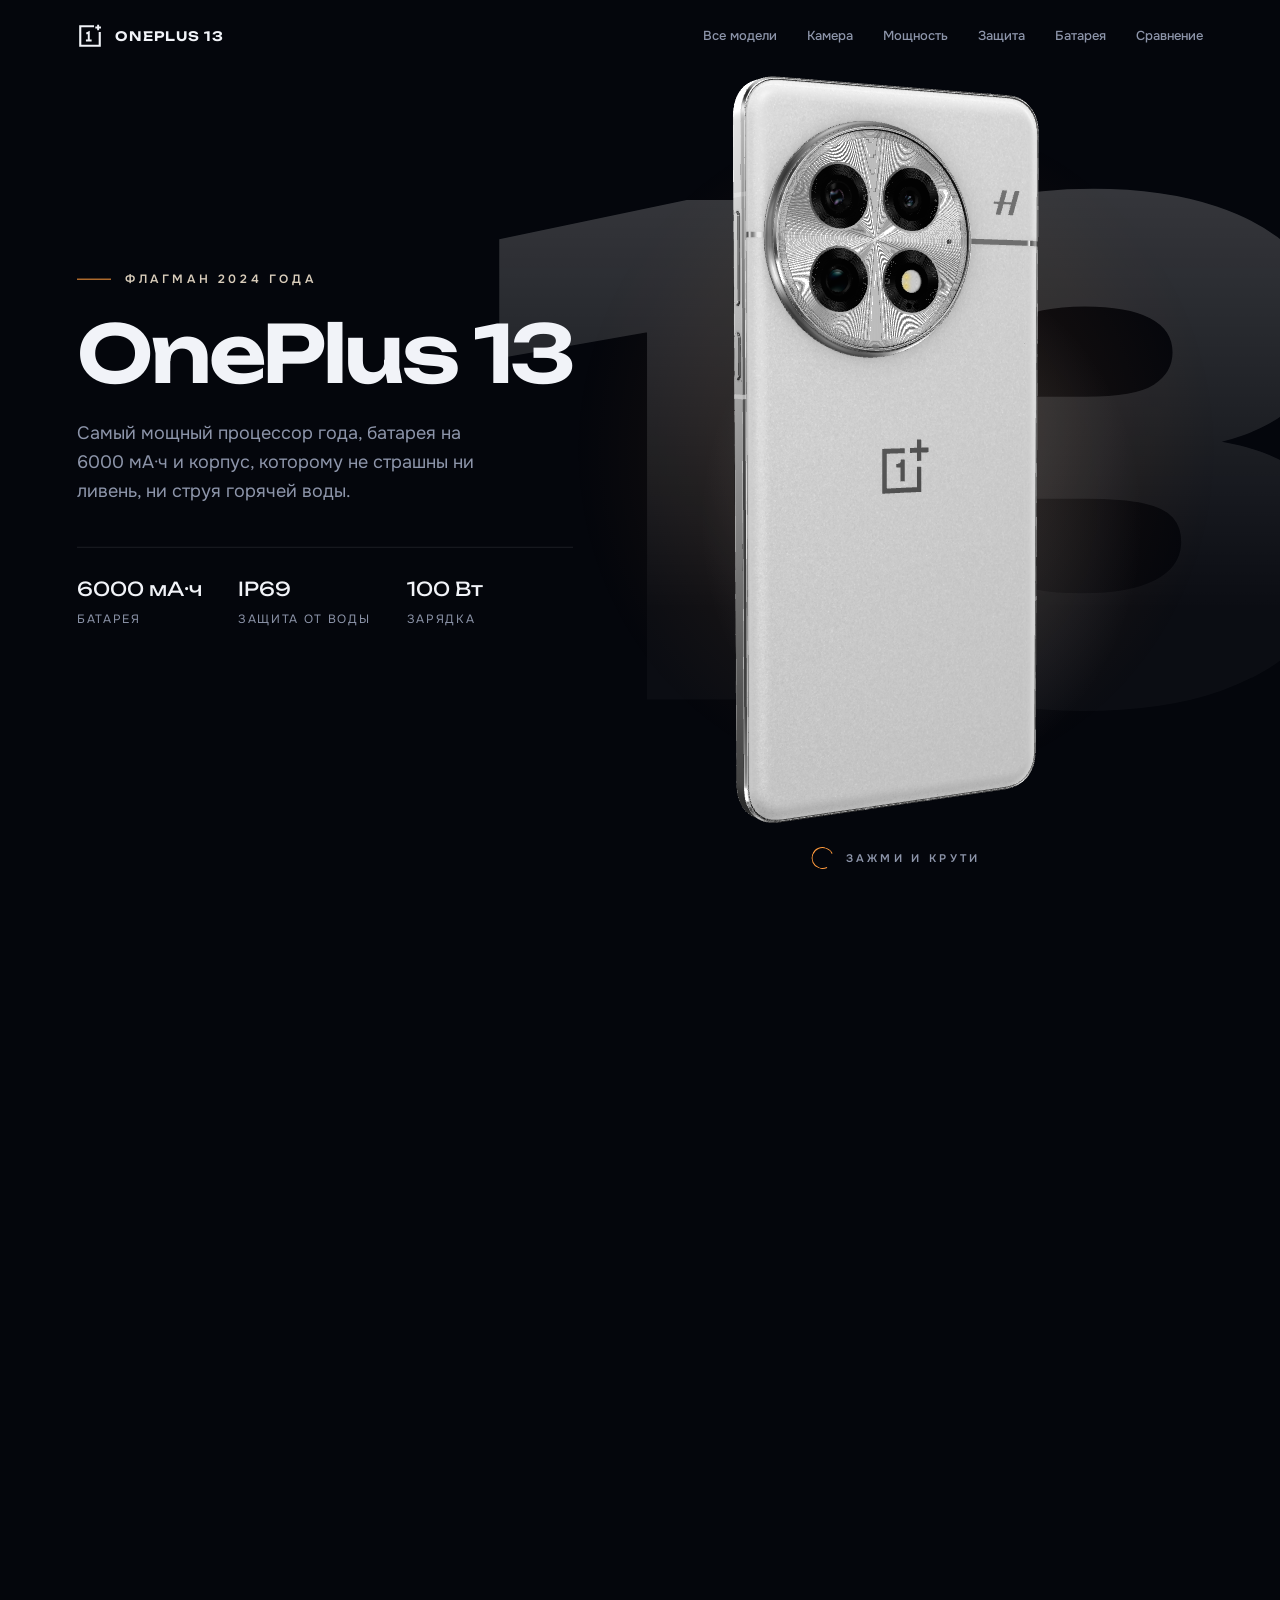
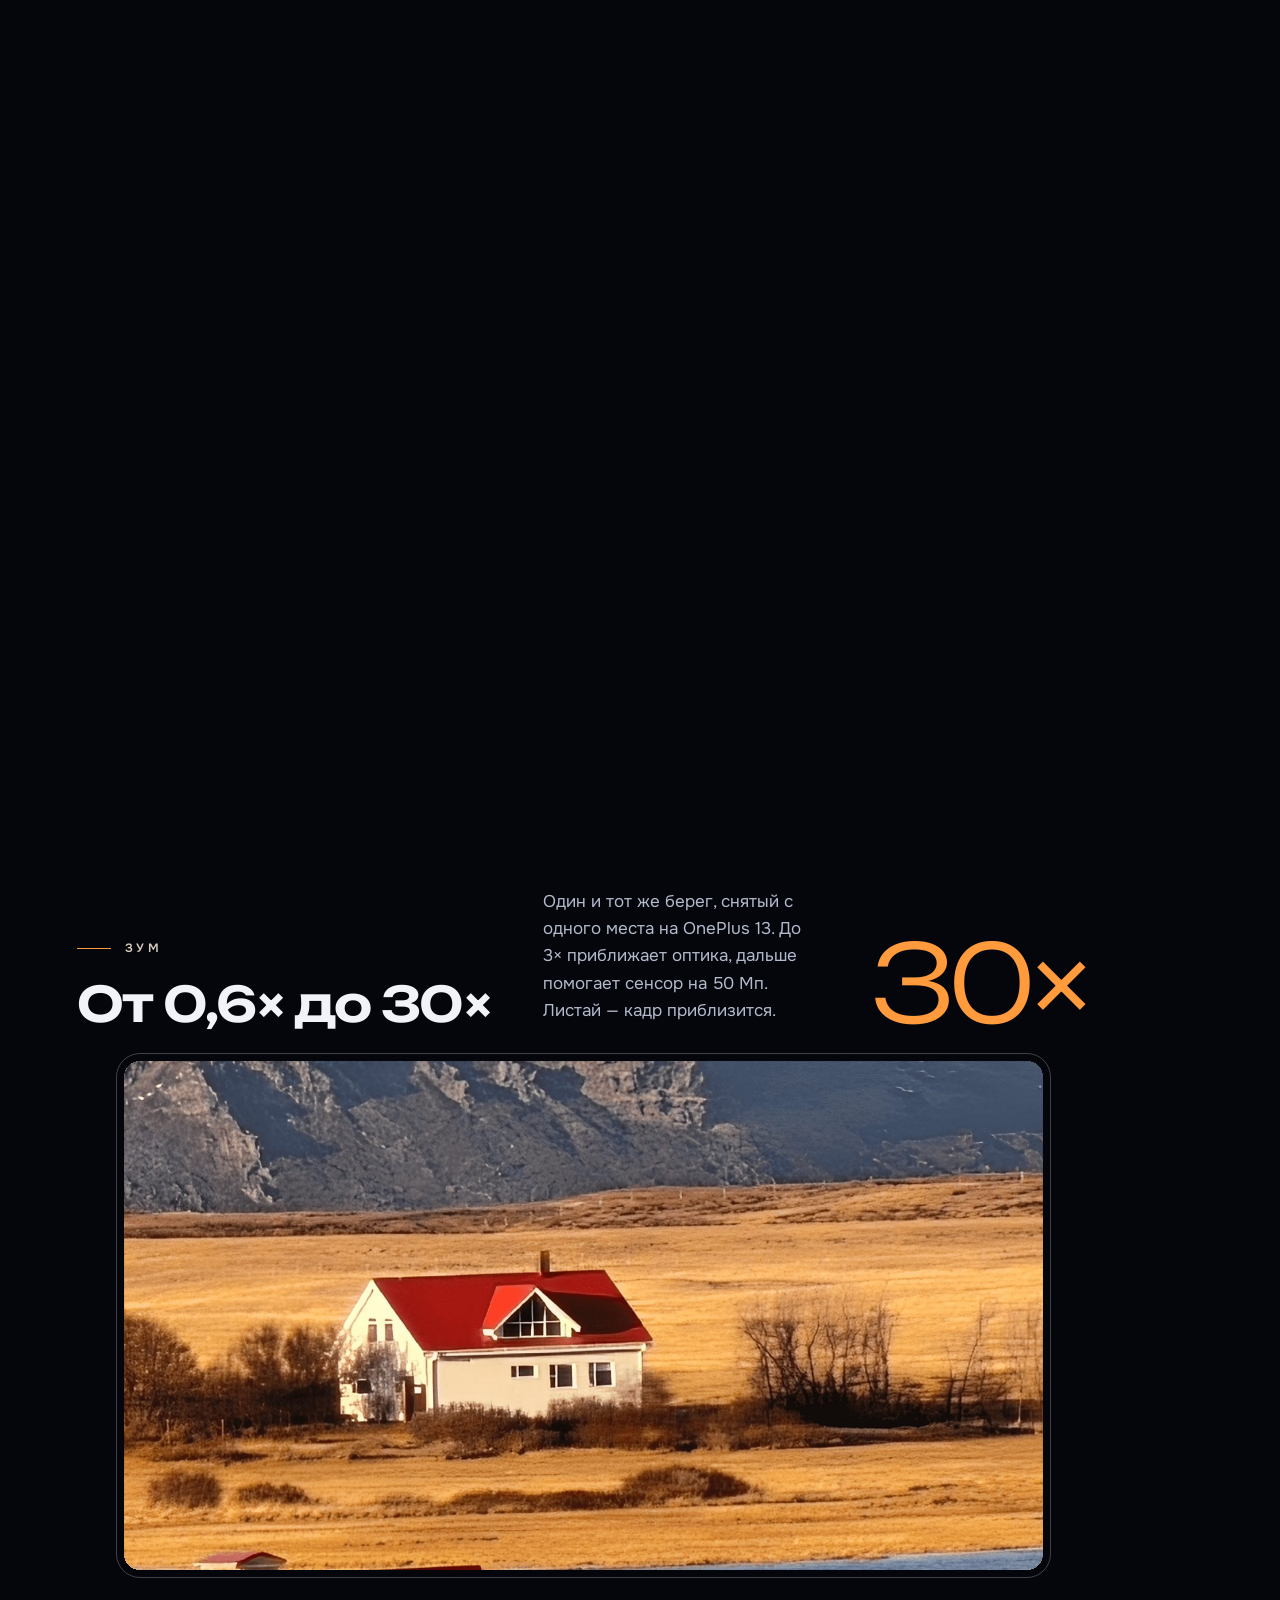
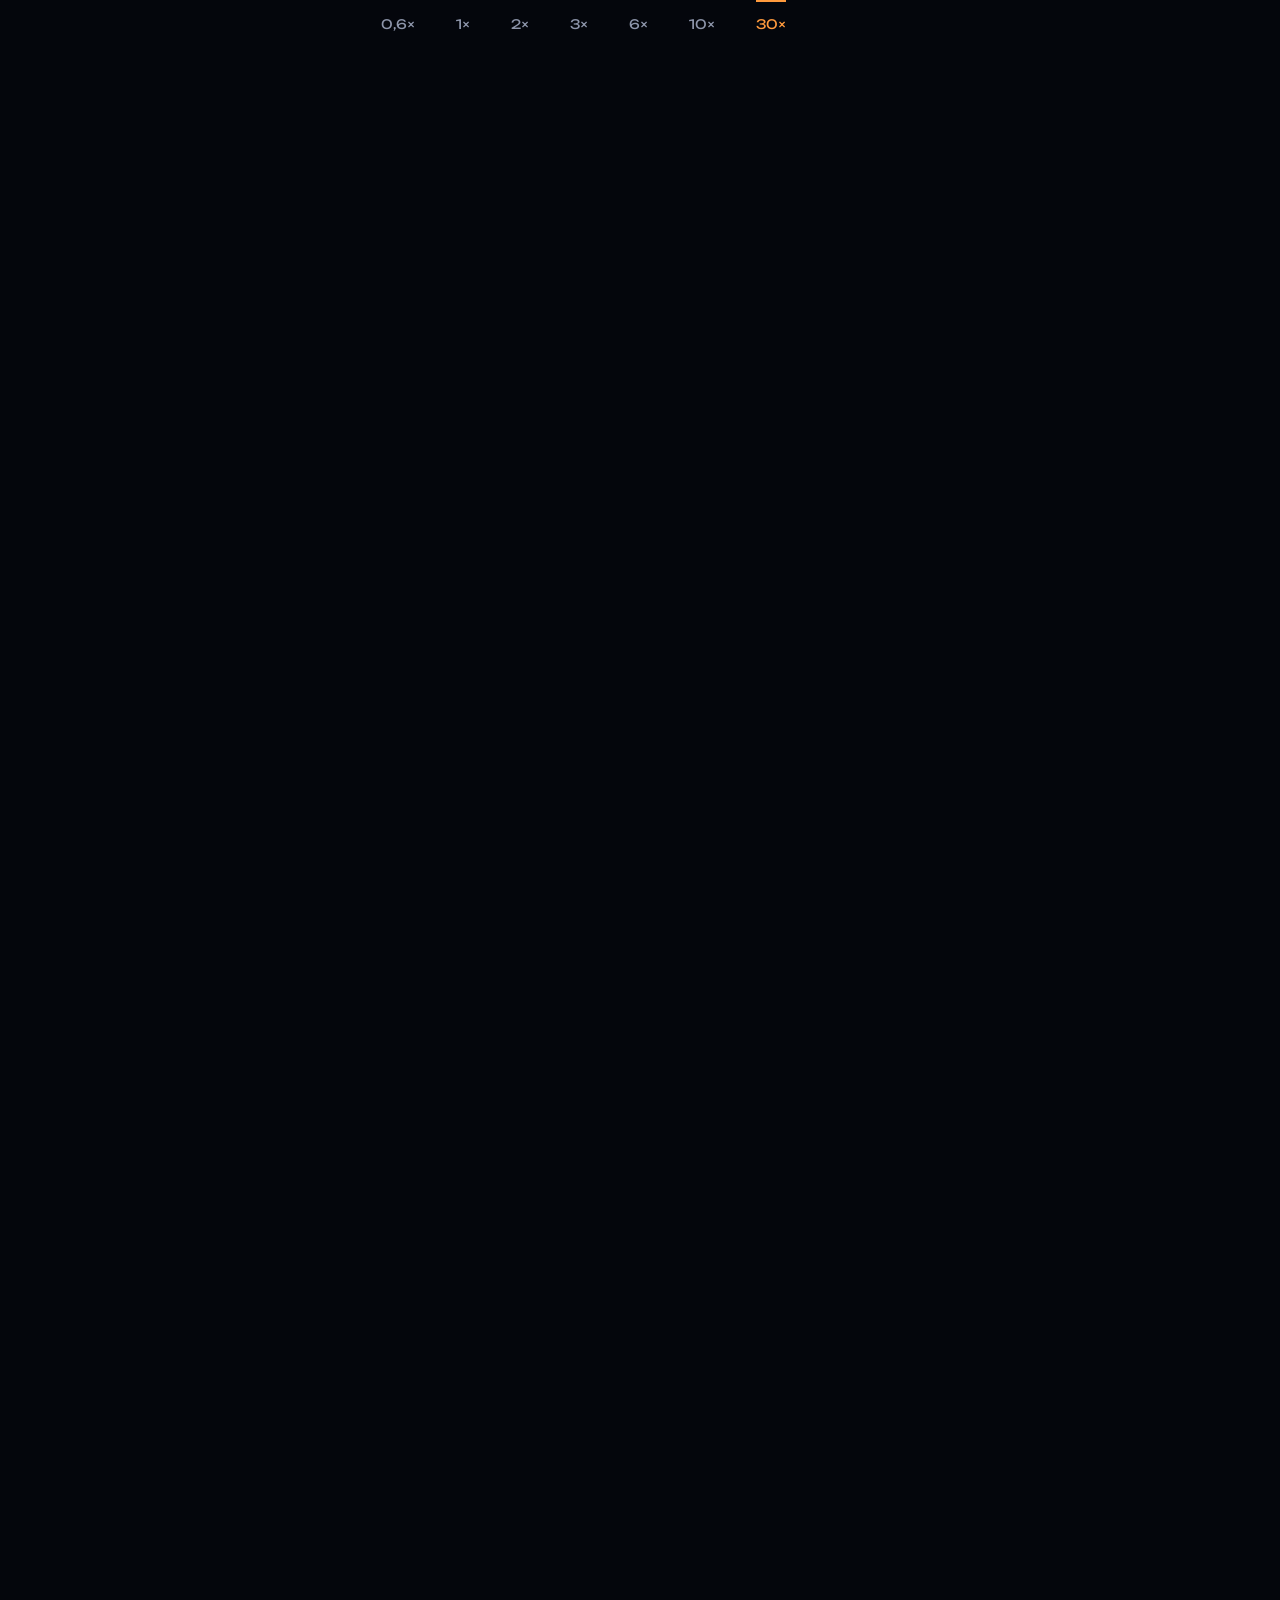
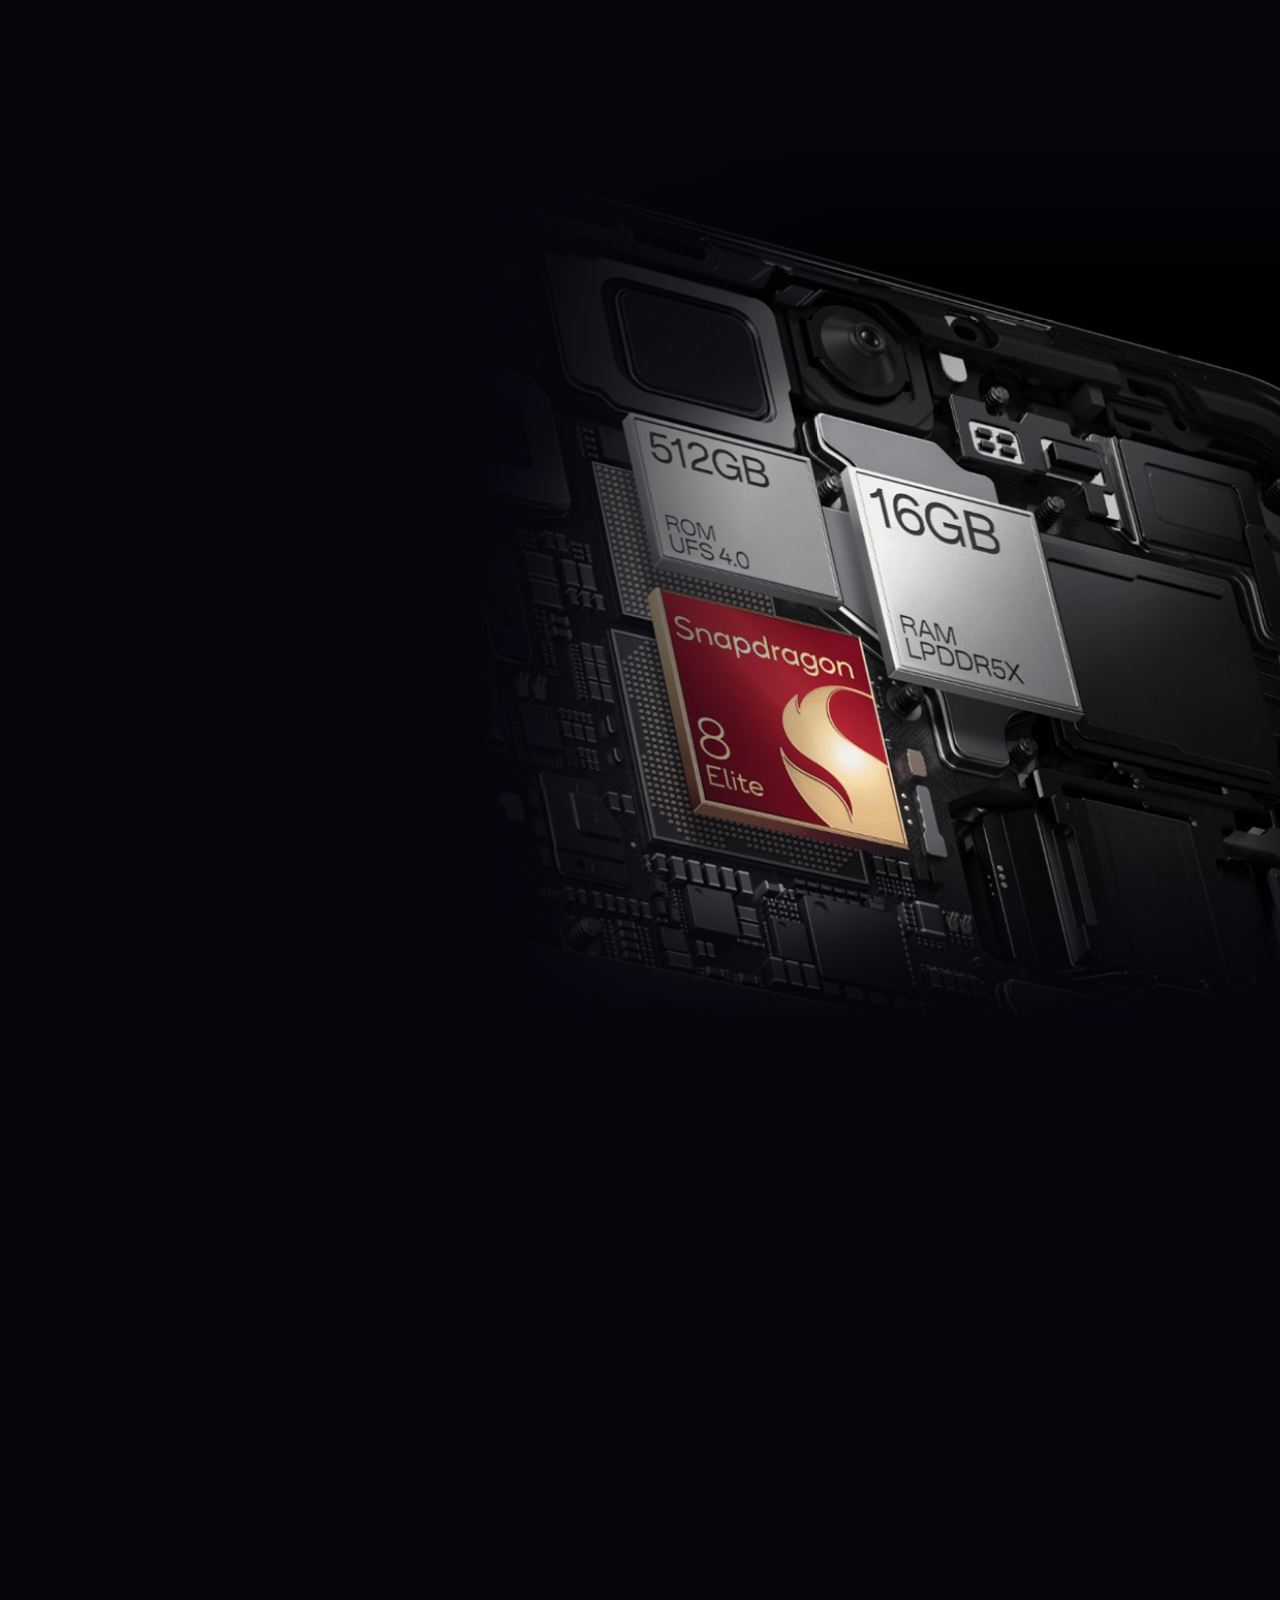
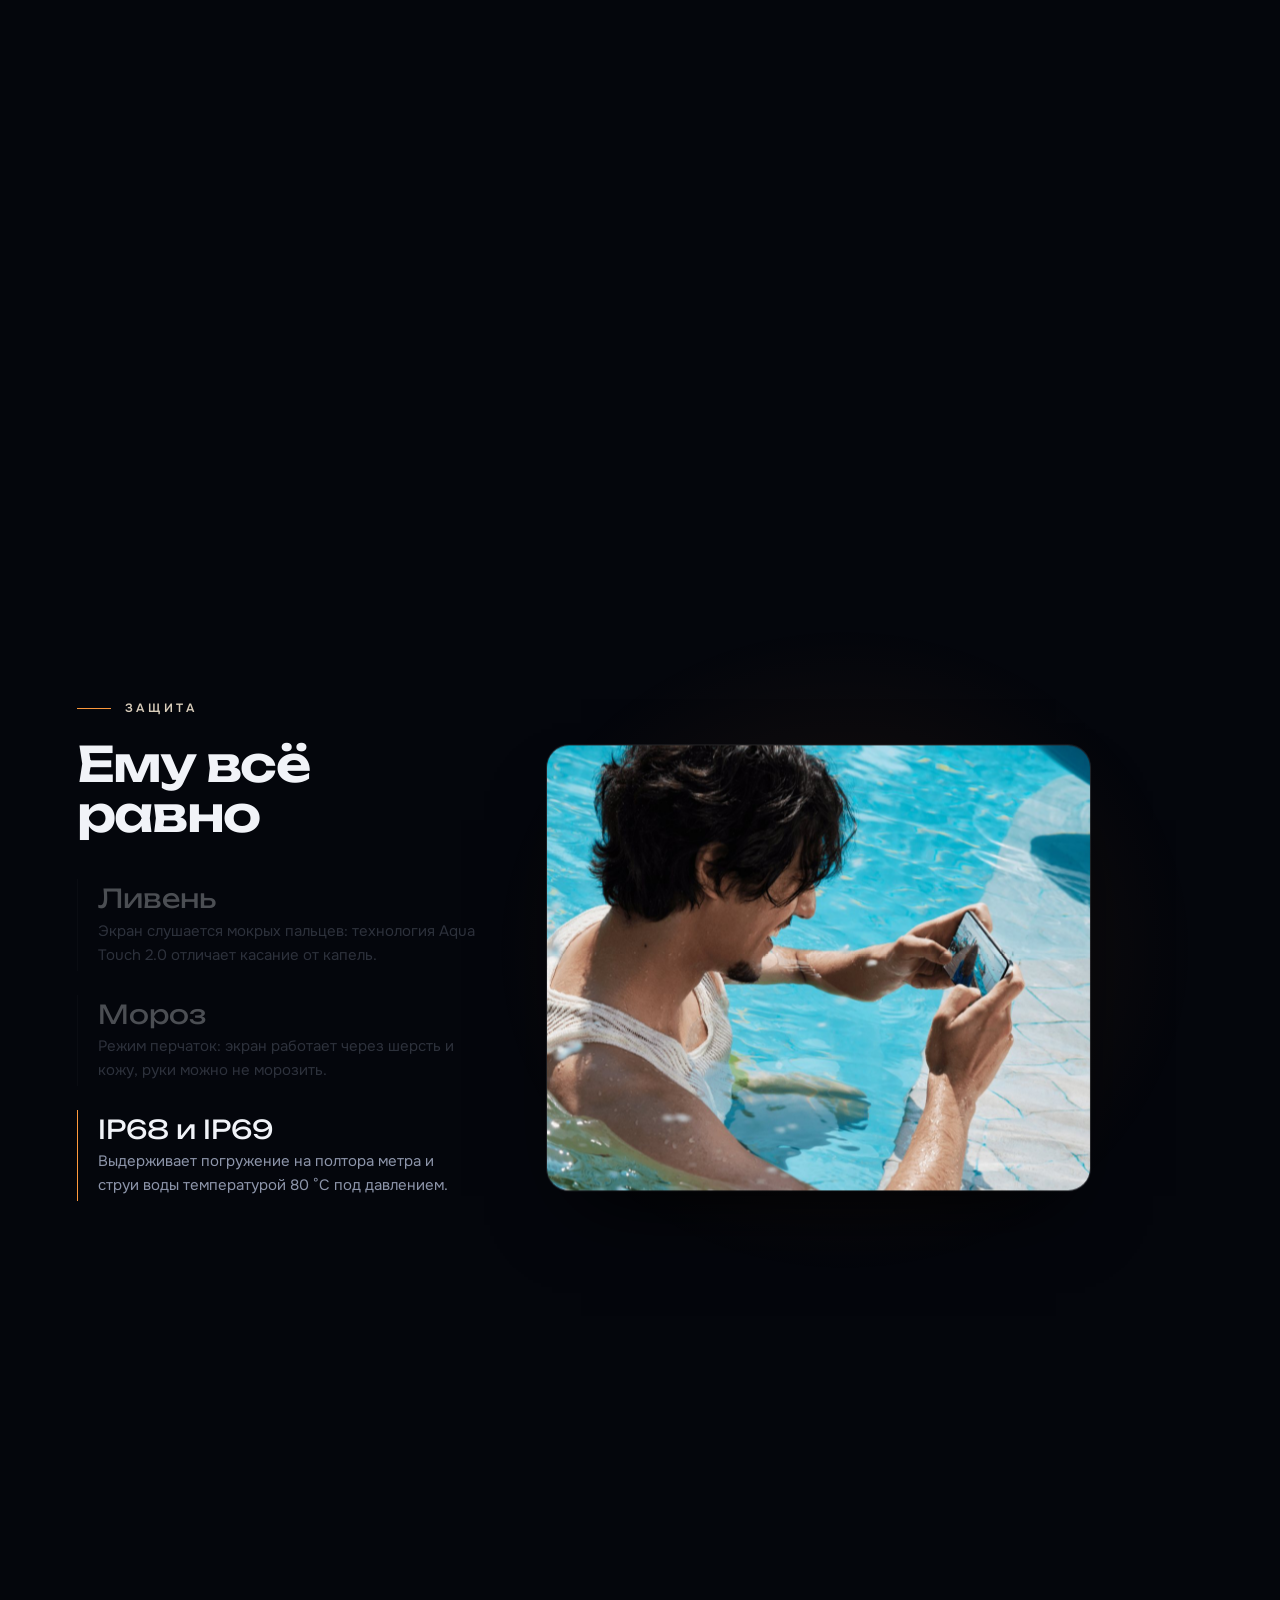
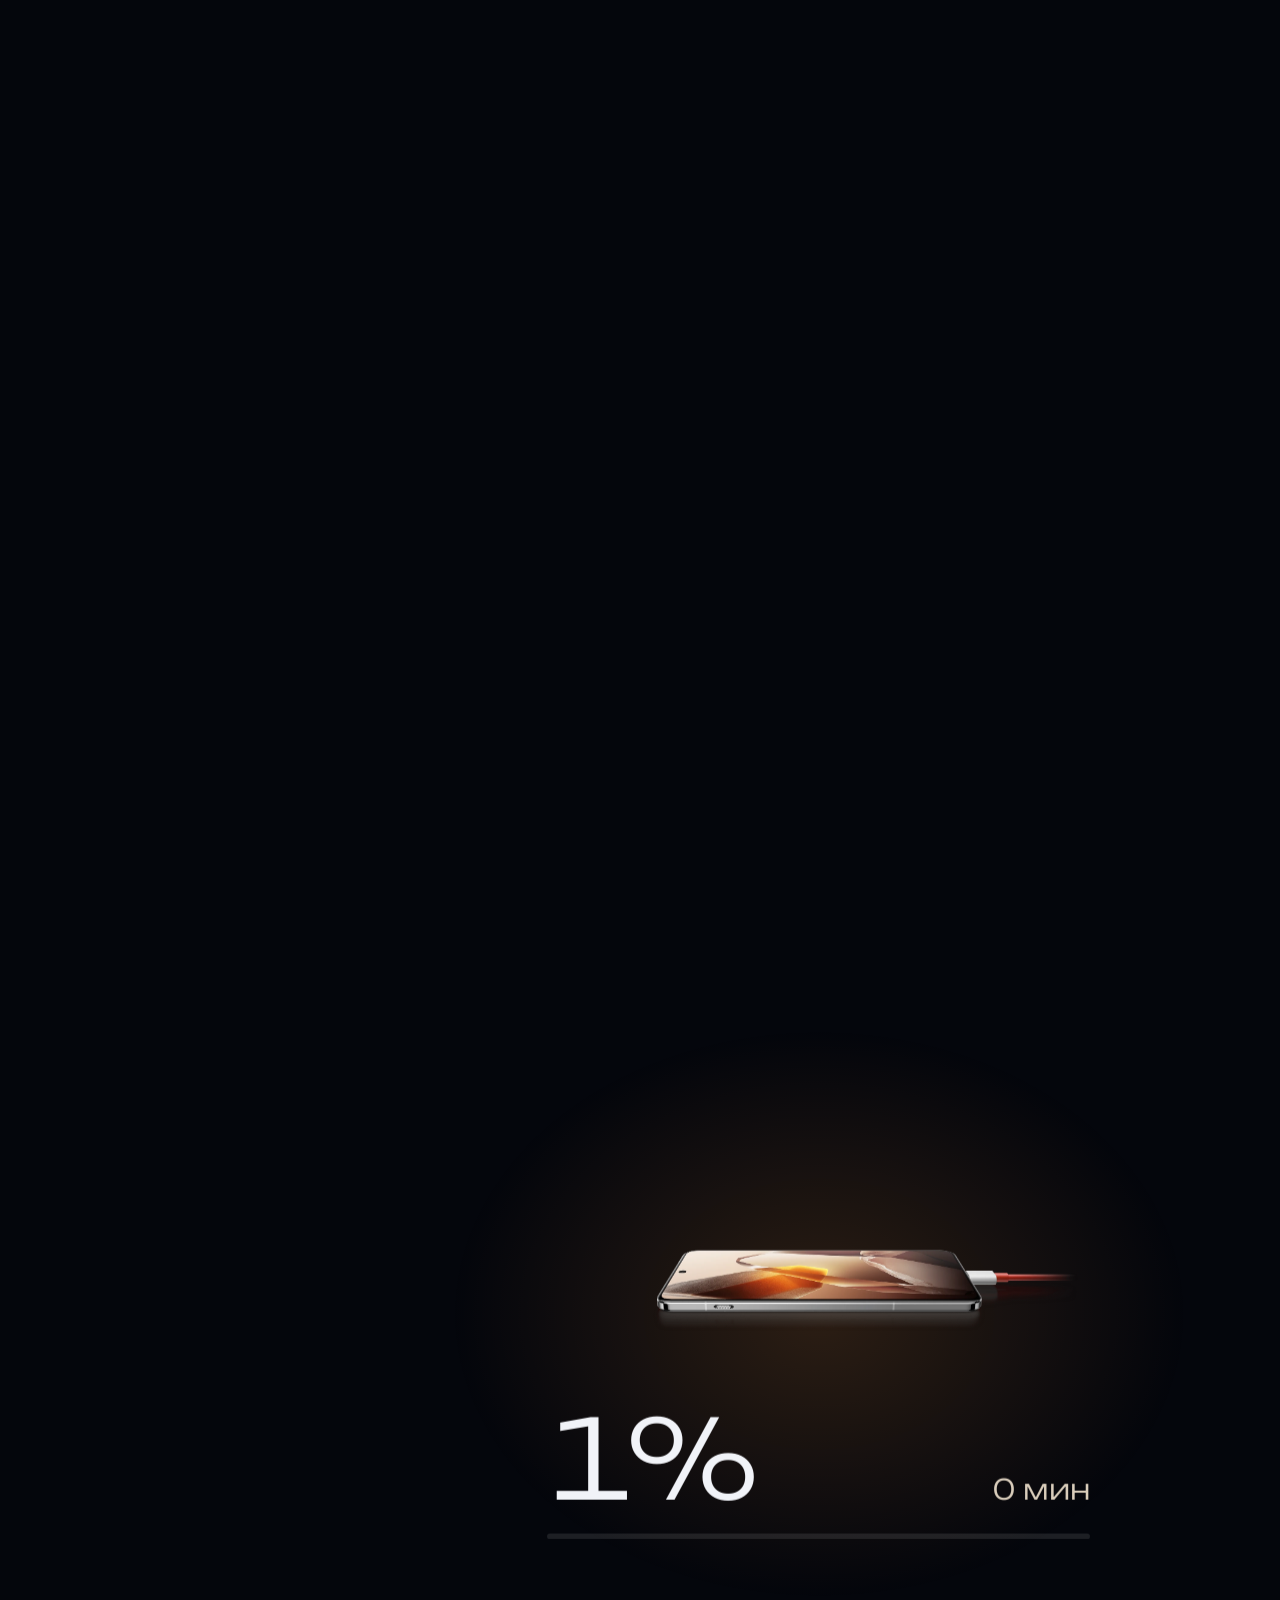
<file: 13.html>
<!DOCTYPE html>
<html lang="ru">
<head>
  <meta charset="UTF-8">
  <!-- Правила безопасности: странице разрешено брать скрипты, стили, шрифты и картинки только из папки самого сайта.
       Чужой скрипт, даже если его как-то подсунут в страницу, браузер не выполнит -->
  <meta http-equiv="Content-Security-Policy" content="default-src 'self'; script-src 'self' 'sha256-kjmc6gSqmHKVRrkVj9nGN+Iw9sO8PhWdPS/j5aCY2Uk=' 'wasm-unsafe-eval'; style-src 'self' 'unsafe-inline'; img-src 'self' data: blob:; font-src 'self'; connect-src 'self' blob:; media-src 'self'; worker-src 'self' blob:; object-src 'none'; base-uri 'self'; form-action 'none'">
  <meta name="referrer" content="strict-origin-when-cross-origin">
  <meta name="viewport" content="width=device-width, initial-scale=1.0, viewport-fit=cover">
  <title>OnePlus 13 — обзор модели</title>
  <meta name="description" content="OnePlus 13 в белом цвете: объёмная модель, которую можно крутить, зум до 30×, Snapdragon 8 Elite, защита IP69, батарея на 6000 мА·ч и сравнение с iPhone 16 Pro Max и Galaxy S24 Ultra.">
  <meta name="theme-color" content="#04060c">
  <link rel="icon" href="favicon.svg" type="image/svg+xml">
  <!-- шрифты лежат в папке сайта (fonts/); два главных начинают грузиться сразу, чтобы заголовки не «прыгали» -->
  <link rel="preload" as="font" type="font/woff2" href="fonts/Unbounded-cyrillic.woff2" crossorigin>
  <link rel="preload" as="font" type="font/woff2" href="fonts/Unbounded-latin.woff2" crossorigin>
  <link rel="preload" as="font" type="font/woff2" href="fonts/Onest-cyrillic.woff2" crossorigin>
  <link rel="preload" as="font" type="font/woff2" href="fonts/Onest-latin.woff2" crossorigin>
  <link rel="stylesheet" href="fonts/fonts.css?v=1">
  <link rel="stylesheet" href="style.css?v=37">
  <link rel="stylesheet" href="thirteen.css?v=10">
  <!-- Настоящую модель телефона рисует библиотека three.js из папки vendor. Строка ниже говорит браузеру, где она лежит;
       менять её нельзя: её отпечаток записан в правилах безопасности выше, и изменённую строку браузер не выполнит -->
  <script type="importmap">{"imports":{"three":"./vendor/three-0.162.0/three.module.min.js","three/addons/":"./vendor/three-0.162.0/addons/"}}</script>
</head>
<!-- data-phone — ключ модели в data.js; класс is-13 включает оформление этой страницы из thirteen.css -->
<body class="is-13" data-phone="13">

  <a class="skip-link" href="#specs">Перейти к характеристикам</a>

  <header class="bar" id="bar">
    <a class="brand" href="index.html" aria-label="Ко всем моделям OnePlus">
      <svg class="brand-mark" viewBox="0 0 32 32" aria-hidden="true"><path d="M21 4H4v24h24V11" fill="none" stroke="currentColor" stroke-width="2.6"/><path d="M14.5 21.5v-10l-3 1.6M11 21.5h7M26 2v7M22.5 5.5h7" fill="none" stroke="currentColor" stroke-width="2.4"/></svg>
      <span id="brandName">OnePlus 13</span>
    </a>
    <nav class="bar-nav">
      <a href="index.html">Все модели</a>
      <a href="#zoom">Камера</a>
      <a href="#power">Мощность</a>
      <a href="#shield">Защита</a>
      <a href="#battery">Батарея</a>
      <a href="#versus">Сравнение</a>
    </nav>
  </header>

  <!-- Боковая навигация: точка текущего раздела вытягивается и показывает название -->
  <nav class="rail" id="rail" aria-label="Разделы страницы">
    <a href="#zoom"><span>Зум</span></a>
    <a href="#power"><span>Мощность</span></a>
    <a href="#shield"><span>Защита</span></a>
    <a href="#battery"><span>Батарея</span></a>
    <a href="#photos"><span>Снимки</span></a>
    <a href="#specs"><span>Цифры</span></a>
    <a href="#versus"><span>Сравнение</span></a>
  </nav>

  <main id="top">

    <!-- ===== Первый экран и осмотр: настоящая объёмная модель телефона с официального сайта OnePlus ===== -->
    <!-- Её можно крутить мышкой или пальцем. Пока экран листают, модель сама подлетает камерой, встаёт ребром и поворачивается экраном -->
    <!-- Каждая .scene задаёт длину прокрутки, а .pin внутри «прилипает» к экрану на это время -->
    <!-- Модель рисует thirteen-3d.js в холсте; пока она грузится (или если не может быть нарисована), на её месте официальный снимок -->
    <section class="scene scene-hero scene-model" id="model" data-scene="model">
      <div class="pin">
        <div class="glow glow-hero" aria-hidden="true"></div>
        <div class="bigword" id="heroWord" aria-hidden="true"></div>
        <div class="model-stage" id="modelStage">
          <img decoding="async" class="model-poster" src="assets/13/poster.webp" alt="OnePlus 13 в белом цвете Arctic Dawn, вид сзади" width="451" height="1100">
          <canvas id="modelCanvas" aria-hidden="true"></canvas>
        </div>
        <p class="model-hint" id="modelHint" aria-hidden="true"><i></i>Зажми и крути</p>
        <div class="hero-copy" id="heroCopy">
          <p class="kicker" id="heroKicker"></p>
          <h1 id="heroName"></h1>
          <p class="lead" id="heroLead"></p>
          <ul class="facts" id="heroFacts"></ul>
        </div>
        <!-- подписи осмотра: появляются по одной, когда модель показывает нужную сторону -->
        <ol class="model-notes" id="modelNotes">
          <li>
            <p class="kicker">Камера</p>
            <h2>Три глаза Hasselblad</h2>
            <p class="shot-text">Три камеры по 50 Мп под одним кольцом: главная, сверхширокая и телеобъектив с приближением 3×.</p>
          </li>
          <li>
            <p class="kicker">Корпус</p>
            <h2>8,5 мм металла и стекла</h2>
            <p class="shot-text">Плоская алюминиевая рамка, на боку — фирменный слайдер: одним движением переключает звук, вибрацию и тишину.</p>
          </li>
          <li>
            <p class="kicker">Экран</p>
            <h2>4500 нит</h2>
            <p class="shot-text">6,82 дюйма, разрешение 2K, 120 Гц. Первый экран, получивший высшую оценку A++ от лаборатории DisplayMate.</p>
          </li>
        </ol>
      </div>
    </section>

    <!-- ===== Зум: семь официальных снимков одного места, от 0,6× до 30×. Пока экран листают, кадр приближается. Двигает thirteen.js ===== -->
    <!-- data-x — кратность снимка; подписи шкалы под кадром собирает thirteen.js по этим же числам -->
    <section class="scene scene-zoom" id="zoom" data-scene="zoom">
      <div class="pin">
        <div class="zoom-head">
          <div>
            <p class="kicker">Зум</p>
            <h2>От 0,6× до 30×</h2>
          </div>
          <p class="shot-text">Один и тот же берег, снятый с одного места на OnePlus 13. До 3× приближает оптика, дальше помогает сенсор на 50 Мп. Листай — кадр приблизится.</p>
          <b class="zoom-value" id="zoomValue" aria-hidden="true">0,6×</b>
        </div>
        <figure class="zoom-view" id="zoomView">
          <img decoding="async" data-x="0.6" src="assets/13/zoom-06.jpg" alt="Берег с фермой вдалеке, снято на OnePlus 13 с разным приближением" width="1600" height="886" loading="lazy">
          <img decoding="async" data-x="1" src="assets/13/zoom-1.jpg" alt="" width="1600" height="886" loading="lazy">
          <img decoding="async" data-x="2" src="assets/13/zoom-2.jpg" alt="" width="1600" height="886" loading="lazy">
          <img decoding="async" data-x="3" src="assets/13/zoom-3.jpg" alt="" width="1600" height="886" loading="lazy">
          <img decoding="async" data-x="6" src="assets/13/zoom-6.jpg" alt="" width="1600" height="886" loading="lazy">
          <img decoding="async" data-x="10" src="assets/13/zoom-10.jpg" alt="" width="1600" height="886" loading="lazy">
          <img decoding="async" data-x="30" src="assets/13/zoom-30.jpg" alt="" width="1600" height="886" loading="lazy">
        </figure>
        <ul class="zoom-ticks" id="zoomTicks" aria-hidden="true"></ul>
      </div>
    </section>

    <!-- тёмный кадр «Мощность»: его собирает page.js из data.js -->
    <div id="shotsPower"></div>

    <!-- ===== Защита: три официальных кадра лежат стопкой. Верхний улетает, под ним открывается следующий. Двигает thirteen.js ===== -->
    <section class="scene scene-deck" id="shield" data-scene="deck">
      <div class="pin">
        <div class="glow glow-deck" aria-hidden="true"></div>
        <div class="deck" id="deck">
          <figure><img decoding="async" src="assets/13/shield-rain.jpg" alt="Человек под дождём набирает сообщение на мокром экране OnePlus 13" width="1300" height="791" loading="lazy"></figure>
          <figure><img decoding="async" src="assets/13/shield-snow.jpg" alt="Руки в вязаных перчатках листают экран OnePlus 13 на морозе" width="900" height="1240" loading="lazy"></figure>
          <figure><img decoding="async" src="assets/13/shield-pool.jpg" alt="Человек стоит в бассейне и держит OnePlus 13 над водой" width="1100" height="1046" loading="lazy"></figure>
        </div>
        <div class="spin-copy">
          <p class="kicker">Защита</p>
          <h2>Ему всё равно</h2>
          <ul class="steps">
            <li><b>Ливень</b><span>Экран слушается мокрых пальцев: технология Aqua Touch 2.0 отличает касание от капель.</span></li>
            <li><b>Мороз</b><span>Режим перчаток: экран работает через шерсть и кожу, руки можно не морозить.</span></li>
            <li><b>IP68 и IP69</b><span>Выдерживает погружение на полтора метра и струи воды температурой 80 °C под давлением.</span></li>
          </ul>
        </div>
      </div>
    </section>

    <!-- ===== Батарея: пока экран листают, телефон «заряжается» — растут проценты, минуты и полоска. Двигает thirteen.js ===== -->
    <section class="scene scene-charge" id="battery" data-scene="charge">
      <div class="pin">
        <div class="glow glow-charge" aria-hidden="true"></div>
        <div class="charge" id="charge">
          <img decoding="async" src="assets/13/battery.webp" alt="OnePlus 13 лежит экраном вверх, к нему подключён красный кабель зарядки" width="1800" height="743" loading="lazy">
          <div class="charge-meter" aria-hidden="true">
            <b class="charge-value"><span id="chargeValue">1</span>%</b>
            <span class="charge-time"><span id="chargeTime">0</span> мин</span>
          </div>
          <div class="charge-bar" aria-hidden="true"><i id="chargeFill"></i></div>
        </div>
        <div class="shot-copy">
          <p class="kicker">Батарея</p>
          <h2>6000 мА·ч</h2>
          <p class="shot-text">Кремний-углеродная батарея: больше заряда в том же объёме. От 1 до 100% по проводу — за 36 минут. Листай и смотри, как он заряжается.</p>
          <ul class="stats">
            <li><b>100</b><span>Вт по проводу</span></li>
            <li><b>50</b><span>Вт без провода</span></li>
            <li><b>36</b><span>минут до 100%</span></li>
          </ul>
        </div>
      </div>
    </section>

    <!-- ===== Снимки: официальные фотографии, снятые на этот телефон. Подписи стоят под кадрами ===== -->
    <section class="section section-line" id="photos">
      <div class="wrap">
        <p class="kicker reveal">Снято на OnePlus 13</p>
        <h2 class="section-title reveal">Портреты и движение</h2>
        <div class="shots13">
          <figure class="reveal"><div class="shots13-photo"><img decoding="async" src="assets/13/photo-1.jpg" alt="Девушка в вязаном топе улыбается на солнце" width="1100" height="948" loading="lazy"></div><figcaption><b>23 мм</b><span>Главная камера</span></figcaption></figure>
          <figure class="reveal"><div class="shots13-photo"><img decoding="async" src="assets/13/photo-2.jpg" alt="Лицо девушки в тени от кружевной шляпы" width="760" height="1103" loading="lazy"></div><figcaption><b>48 мм</b><span>Портрет 2×</span></figcaption></figure>
          <figure class="reveal"><div class="shots13-photo"><img decoding="async" src="assets/13/photo-3.jpg" alt="Рыжая девочка с мыльной пеной на голове смеётся" width="760" height="1095" loading="lazy"></div><figcaption><b>73 мм</b><span>Телеобъектив 3×</span></figcaption></figure>
          <figure class="reveal is-wide"><div class="shots13-photo"><img decoding="async" src="assets/13/photo-4.jpg" alt="Дротик пробивает шар с водой: брызги застыли в воздухе" width="1300" height="854" loading="lazy"></div><figcaption><b>Clear Burst</b><span>Серия без смаза: брызги застыли в воздухе</span></figcaption></figure>
        </div>
      </div>
    </section>

    <!-- ===== Цифры ===== -->
    <section class="section" id="specs">
      <div class="wrap">
        <p class="kicker reveal">В цифрах</p>
        <h2 class="section-title reveal" id="specsTitle"></h2>
        <div class="spec-grid" id="specGrid"></div>
      </div>
    </section>

    <!-- ===== Сравнение с теми, кто уже продавался, когда OnePlus 13 вышел ===== -->
    <section class="section section-line" id="versus">
      <div class="wrap">
        <h2 class="section-title versus-title reveal">Против iPhone 16 Pro Max<br>и Galaxy S24 Ultra</h2>
        <!-- счёт побед и сама таблица: их собирает page.js из data.js -->
        <div class="score" id="score"></div>
        <div class="versus" id="versusTable"></div>
      </div>
    </section>

  </main>

  <footer class="footer">
    <div class="wrap footer-row">
      <span class="footer-brand">OnePlus 13</span>
      <p>Неофициальный фан-сайт, не связан с компанией OnePlus. Объёмная модель телефона, изображения и снимки с его камеры — с официального сайта oneplus.com. Характеристики из открытых источников, цены стартовые для США. Соперники — модели, которые уже продавались, когда OnePlus 13 вышел.</p>
    </div>
  </footer>

  <script src="data.js?v=33"></script>
  <!-- thirteen.js добавляет сцены этой страницы, поэтому стоит перед общим page.js -->
  <script src="thirteen.js?v=2"></script>
  <script src="page.js?v=31"></script>
  <script type="module" src="thirteen-3d.js?v=8"></script>
</body>
</html>
</file>
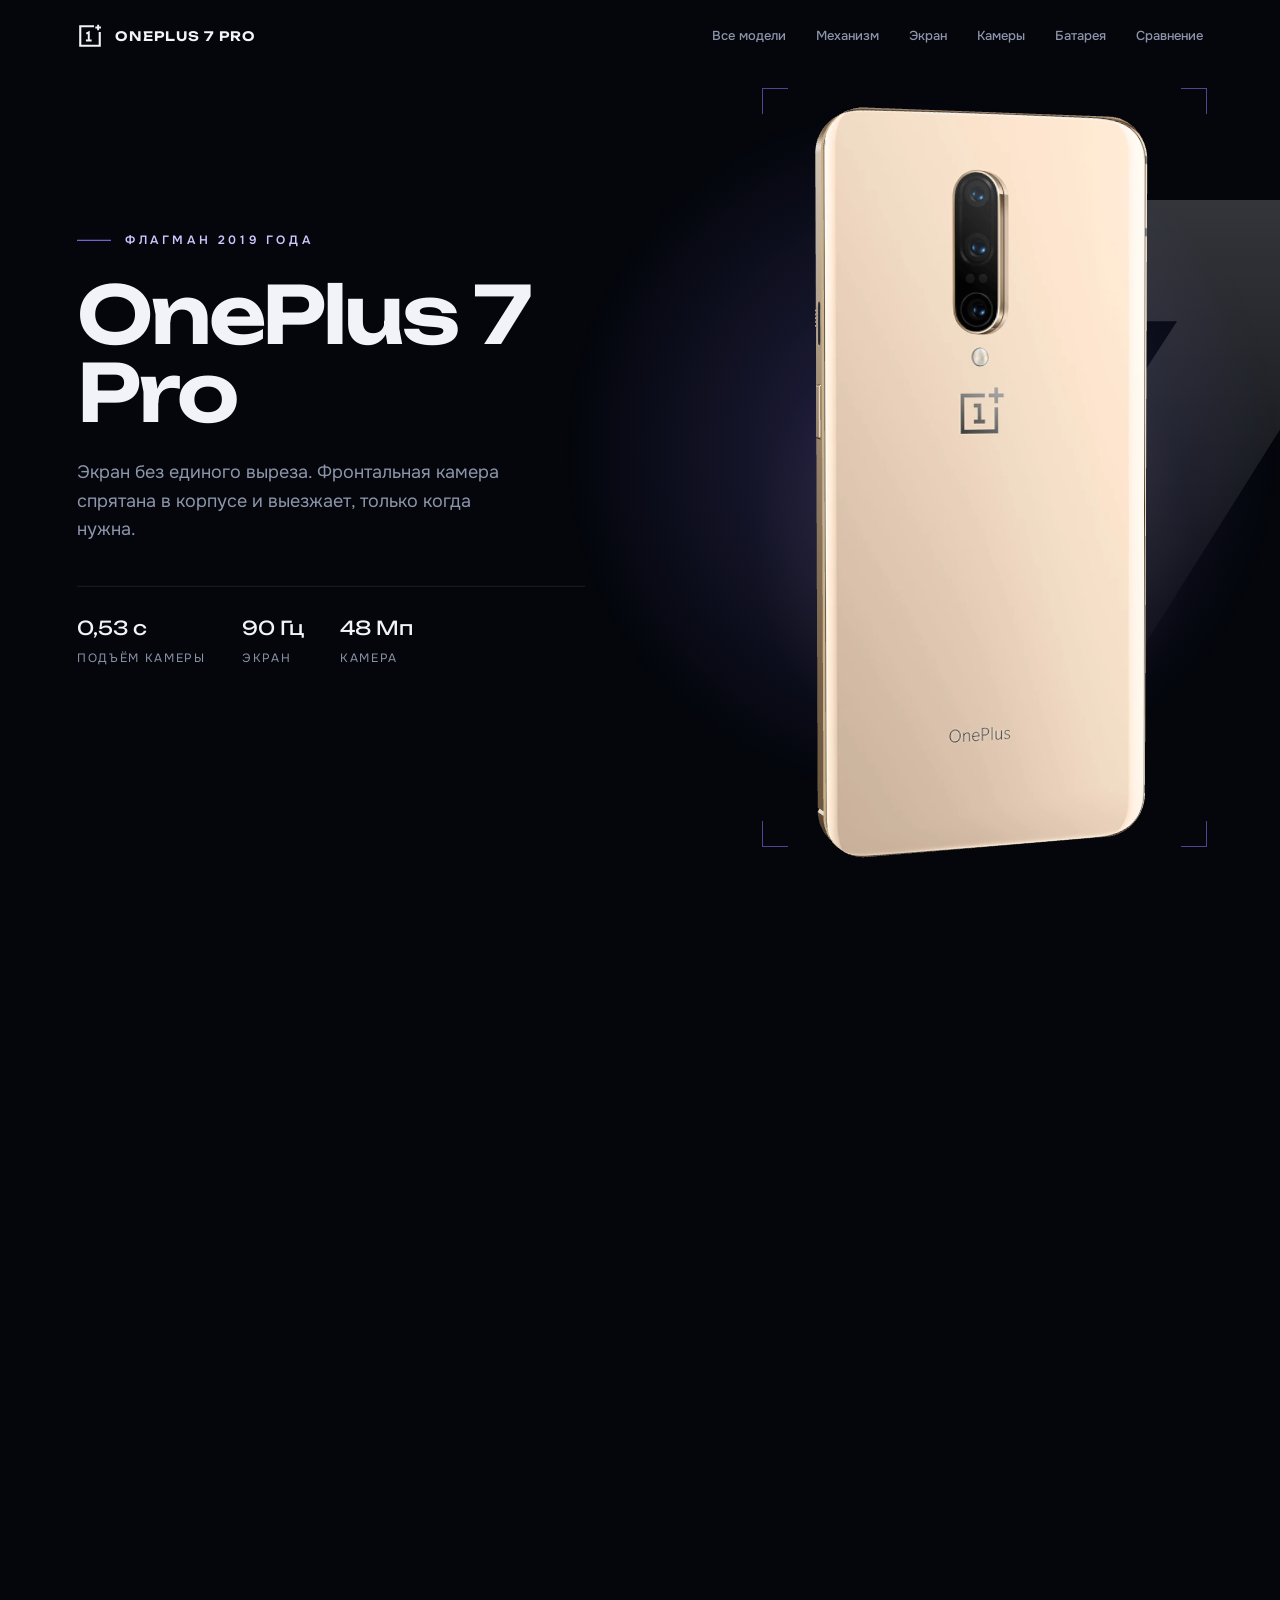
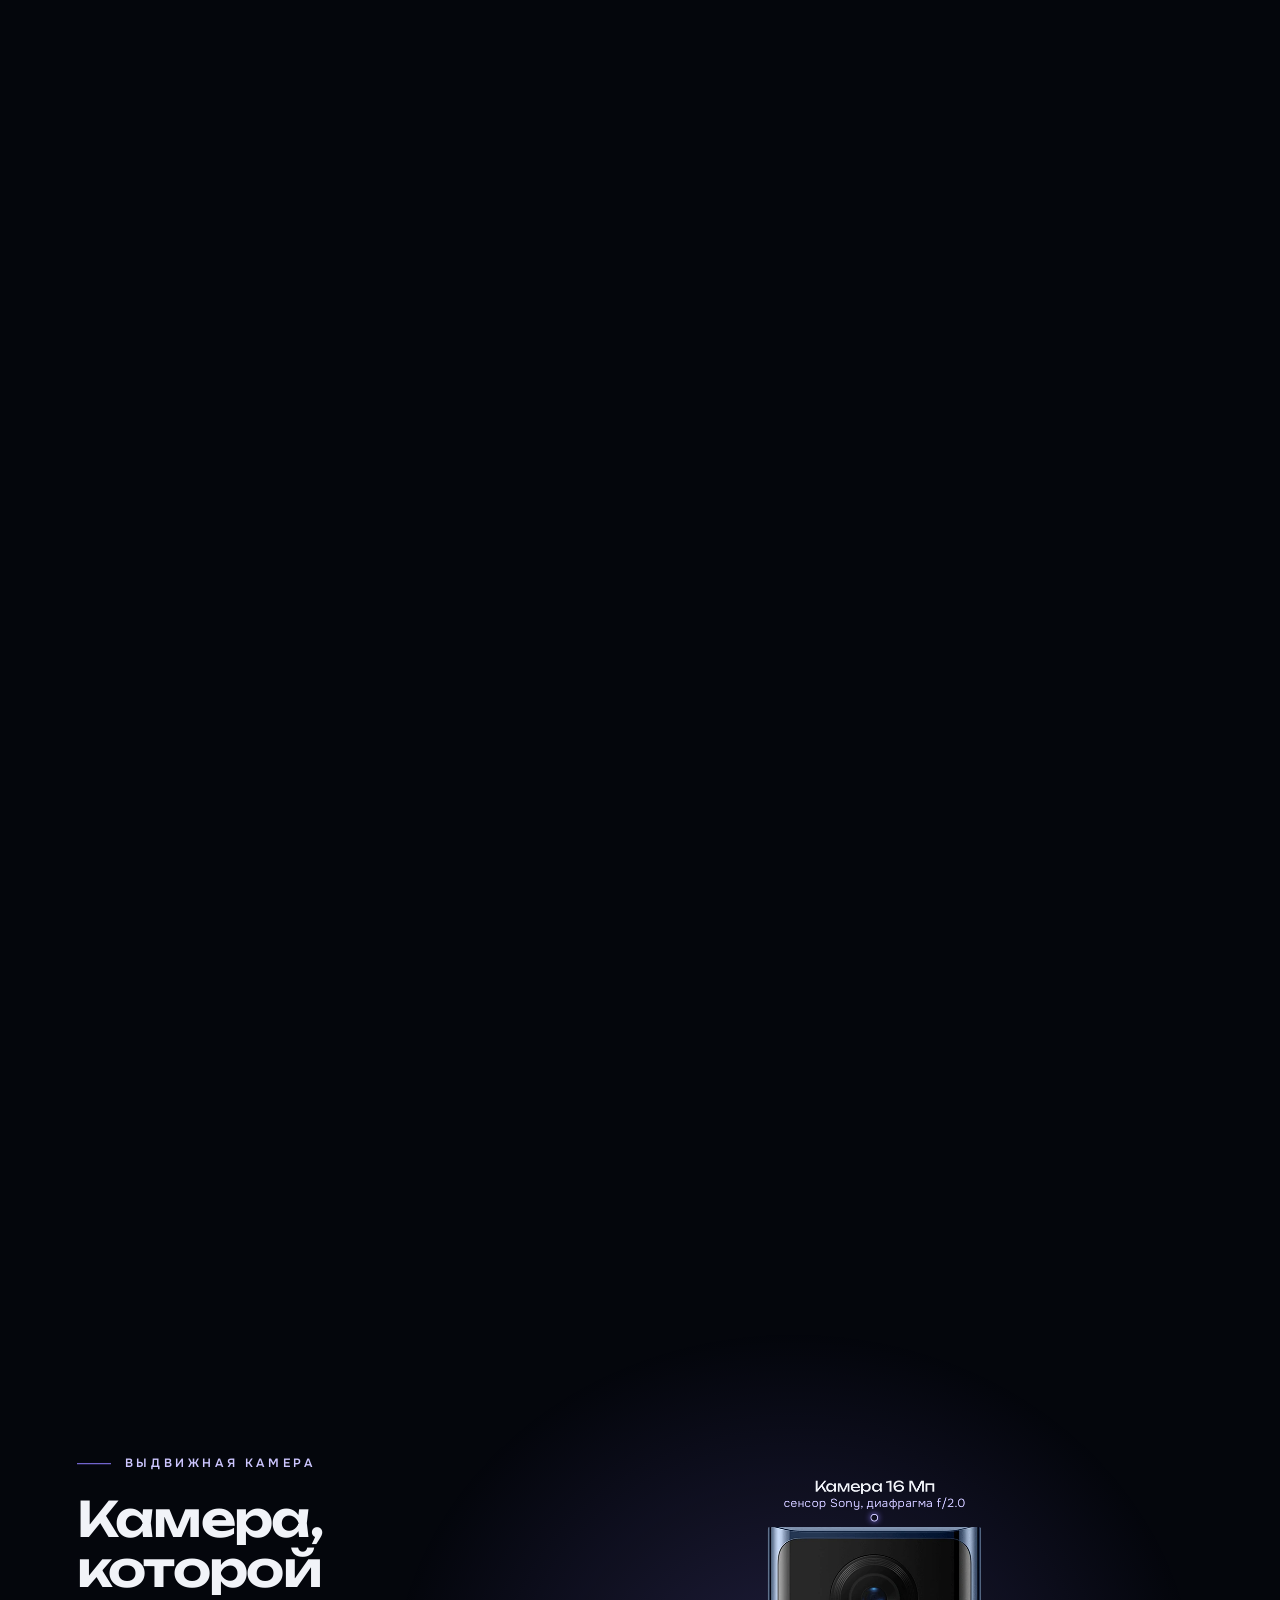
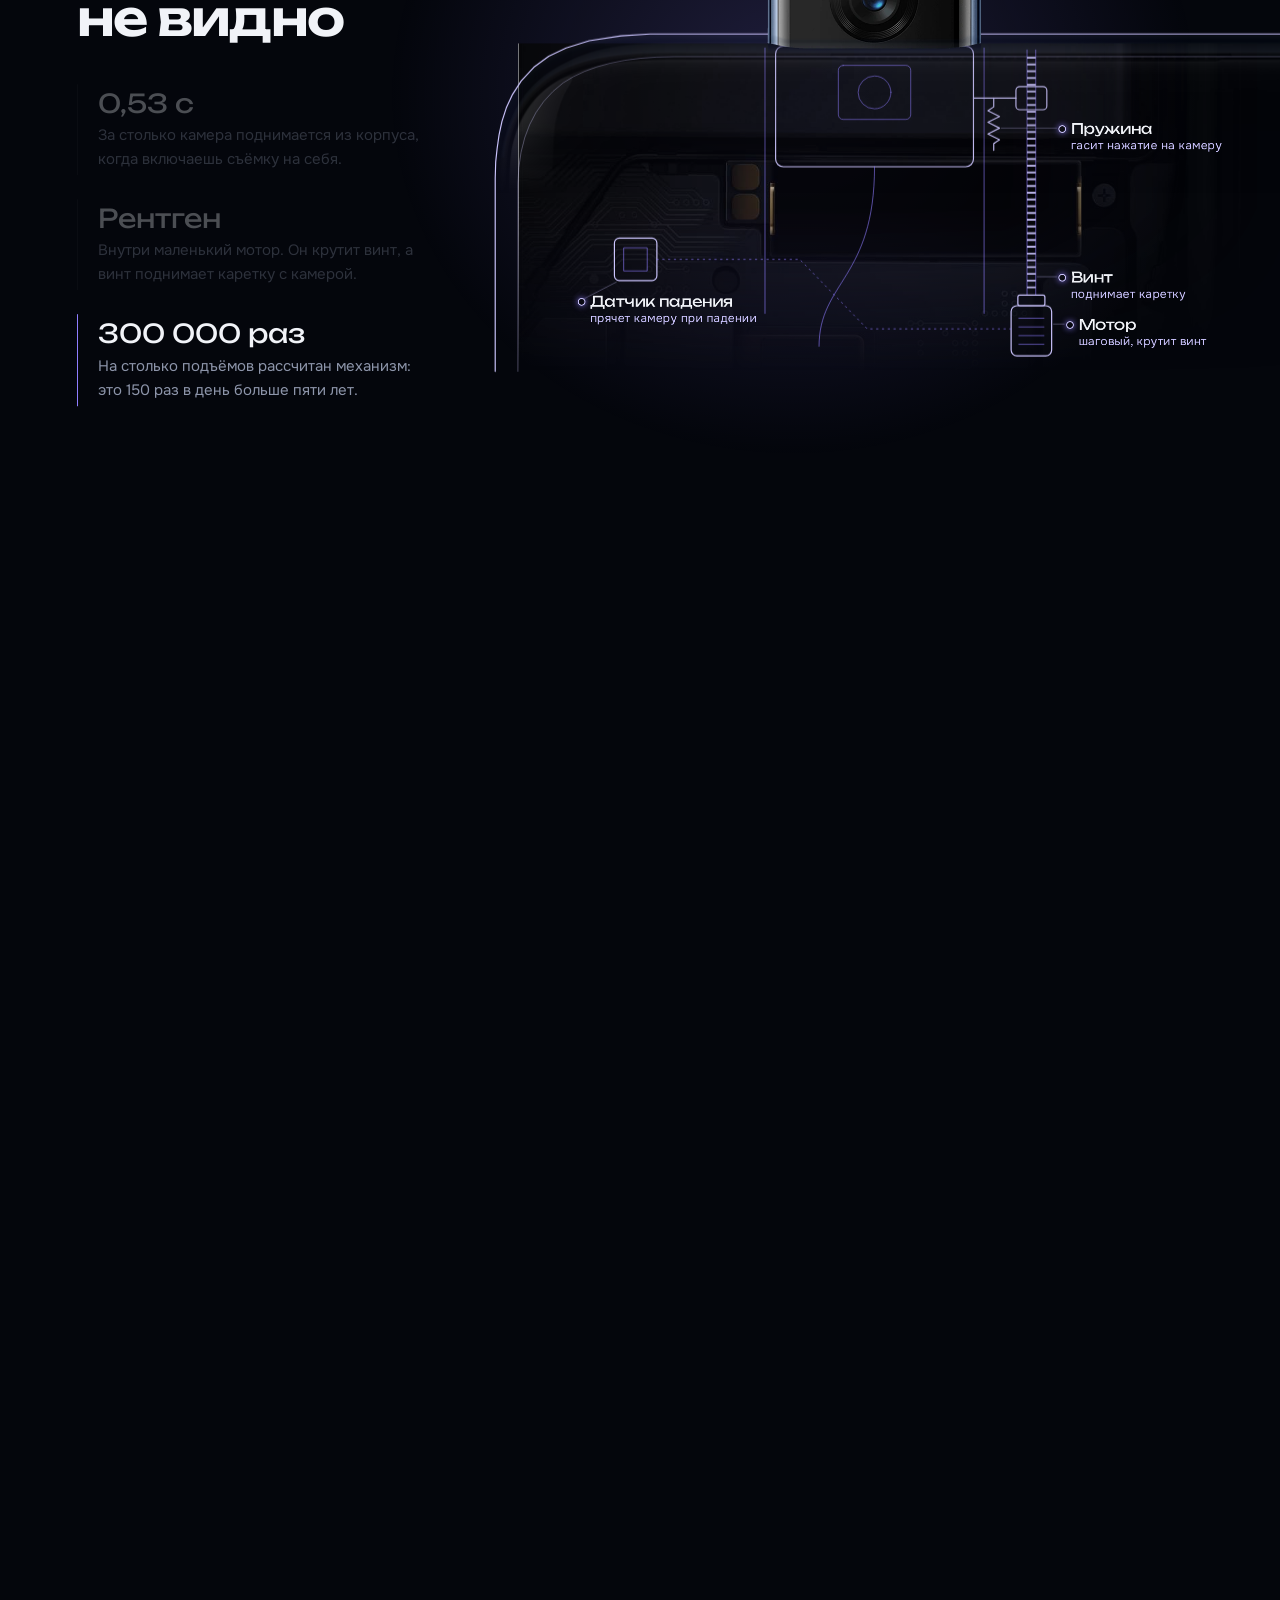
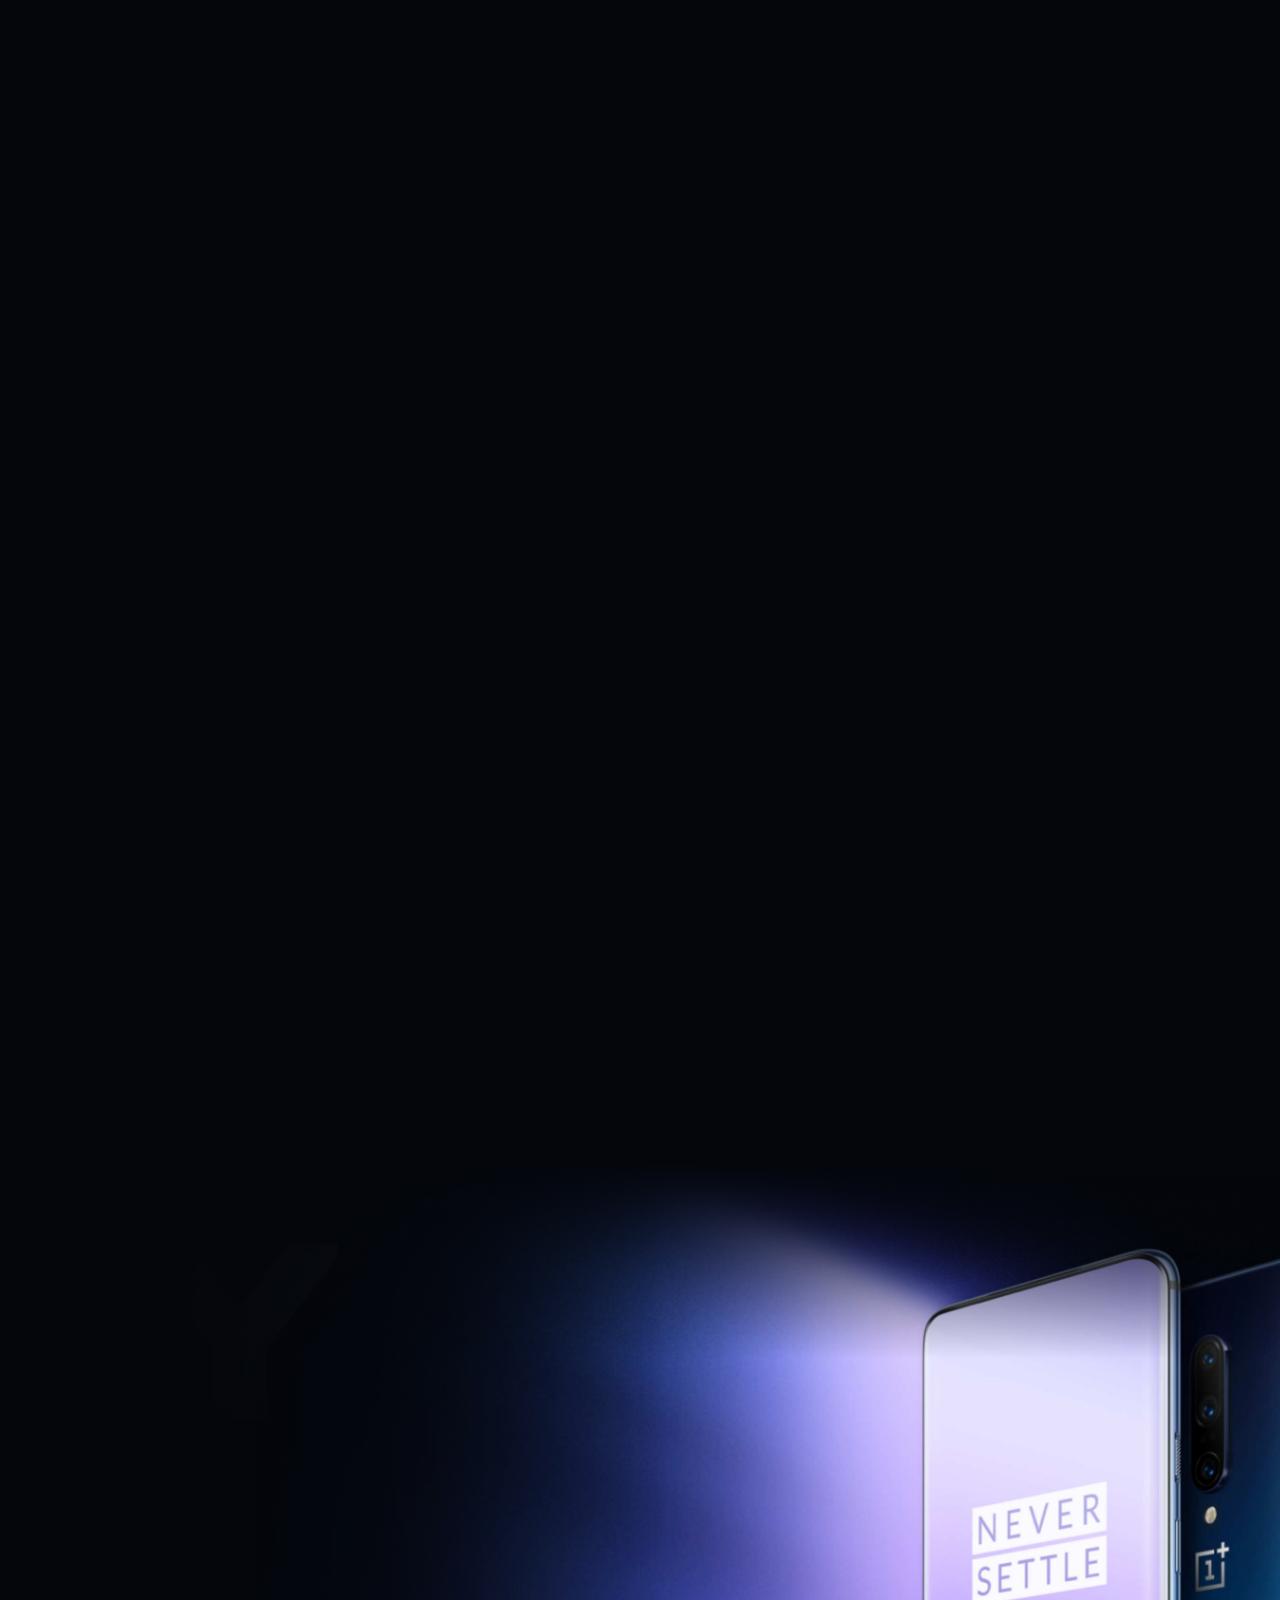
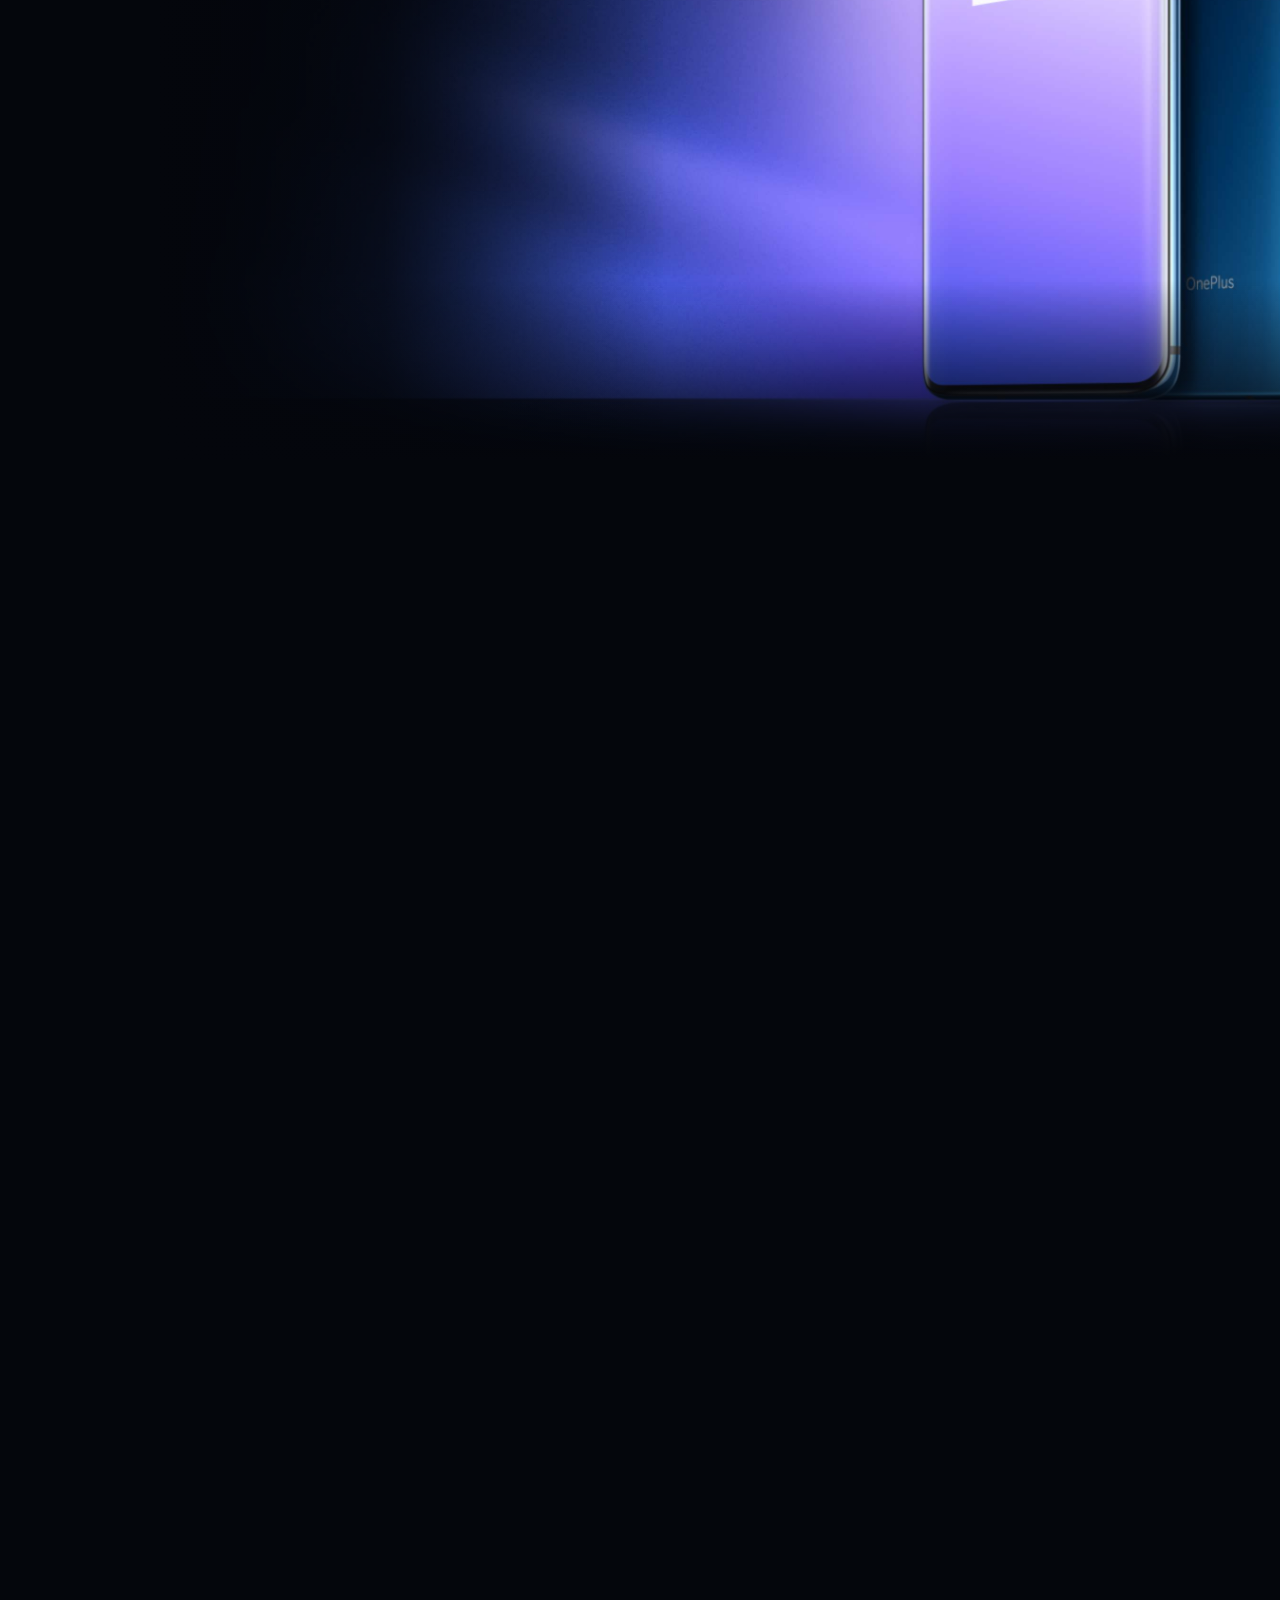
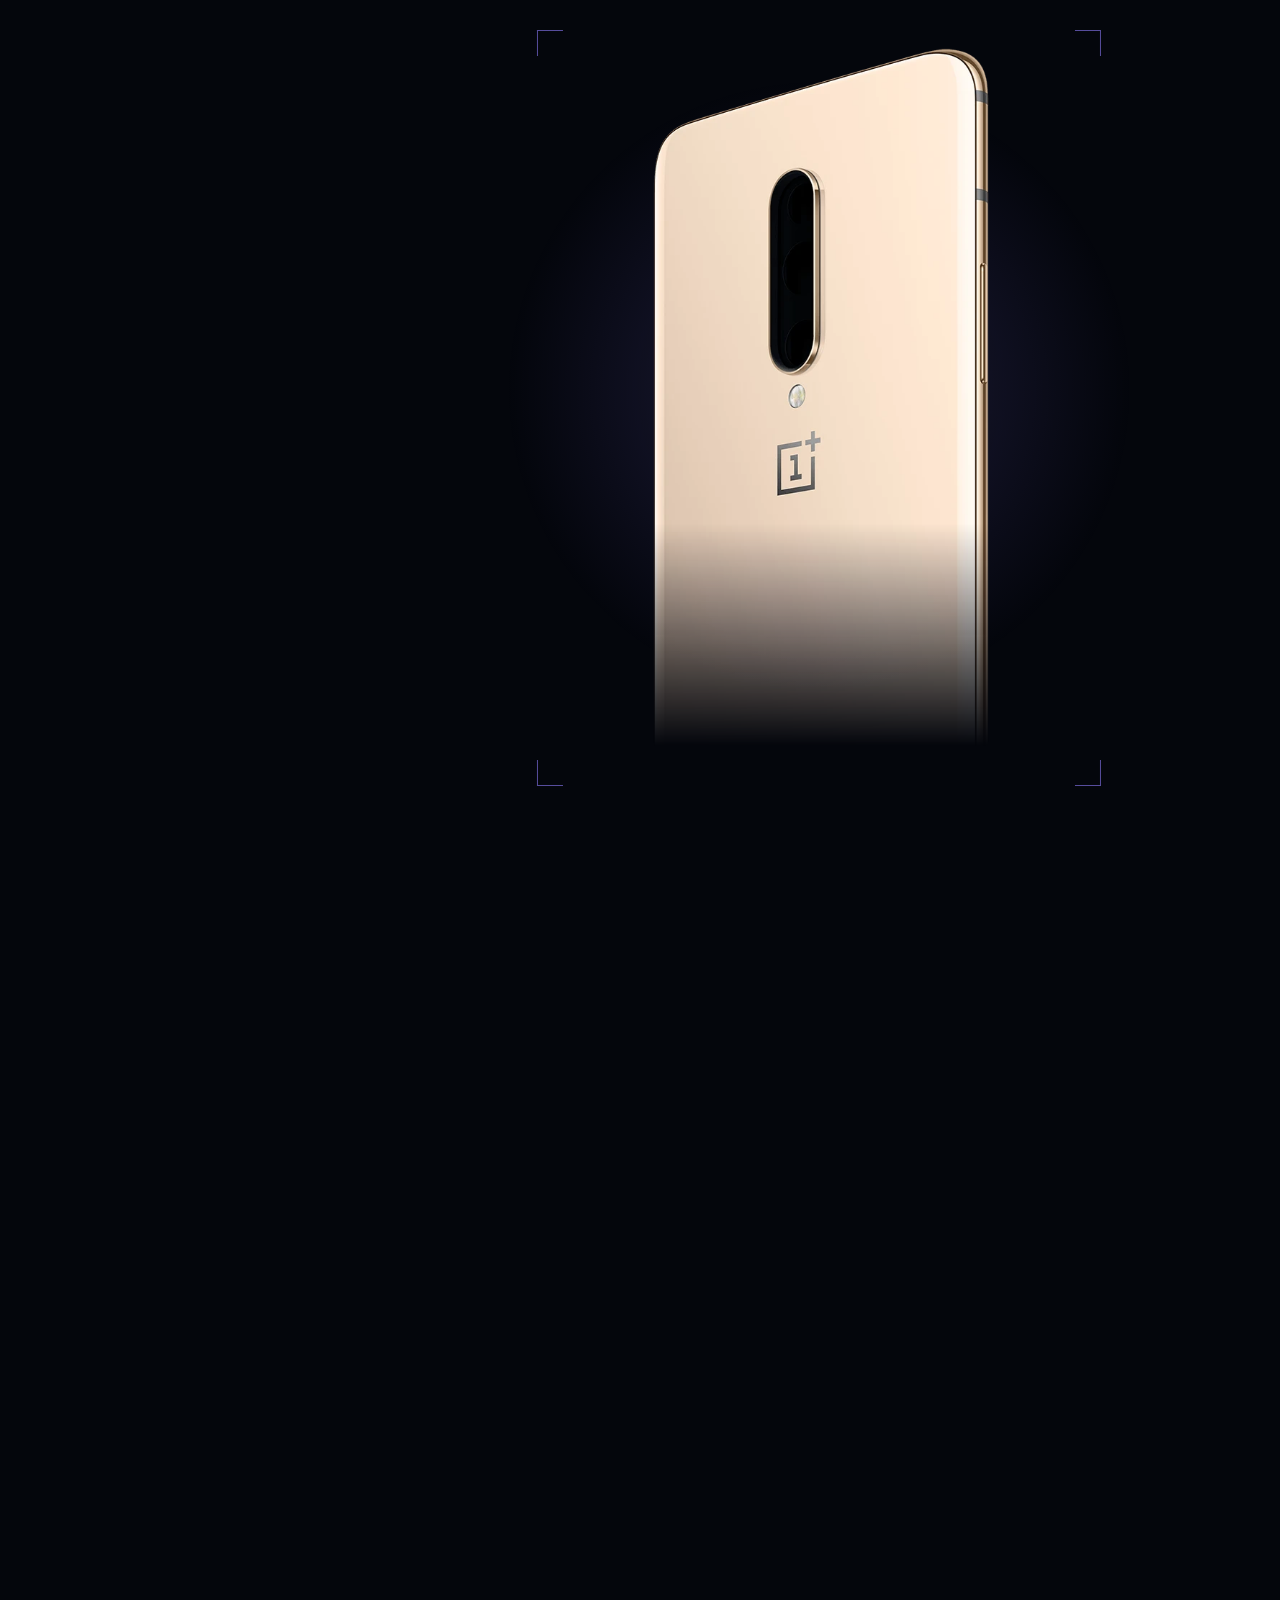
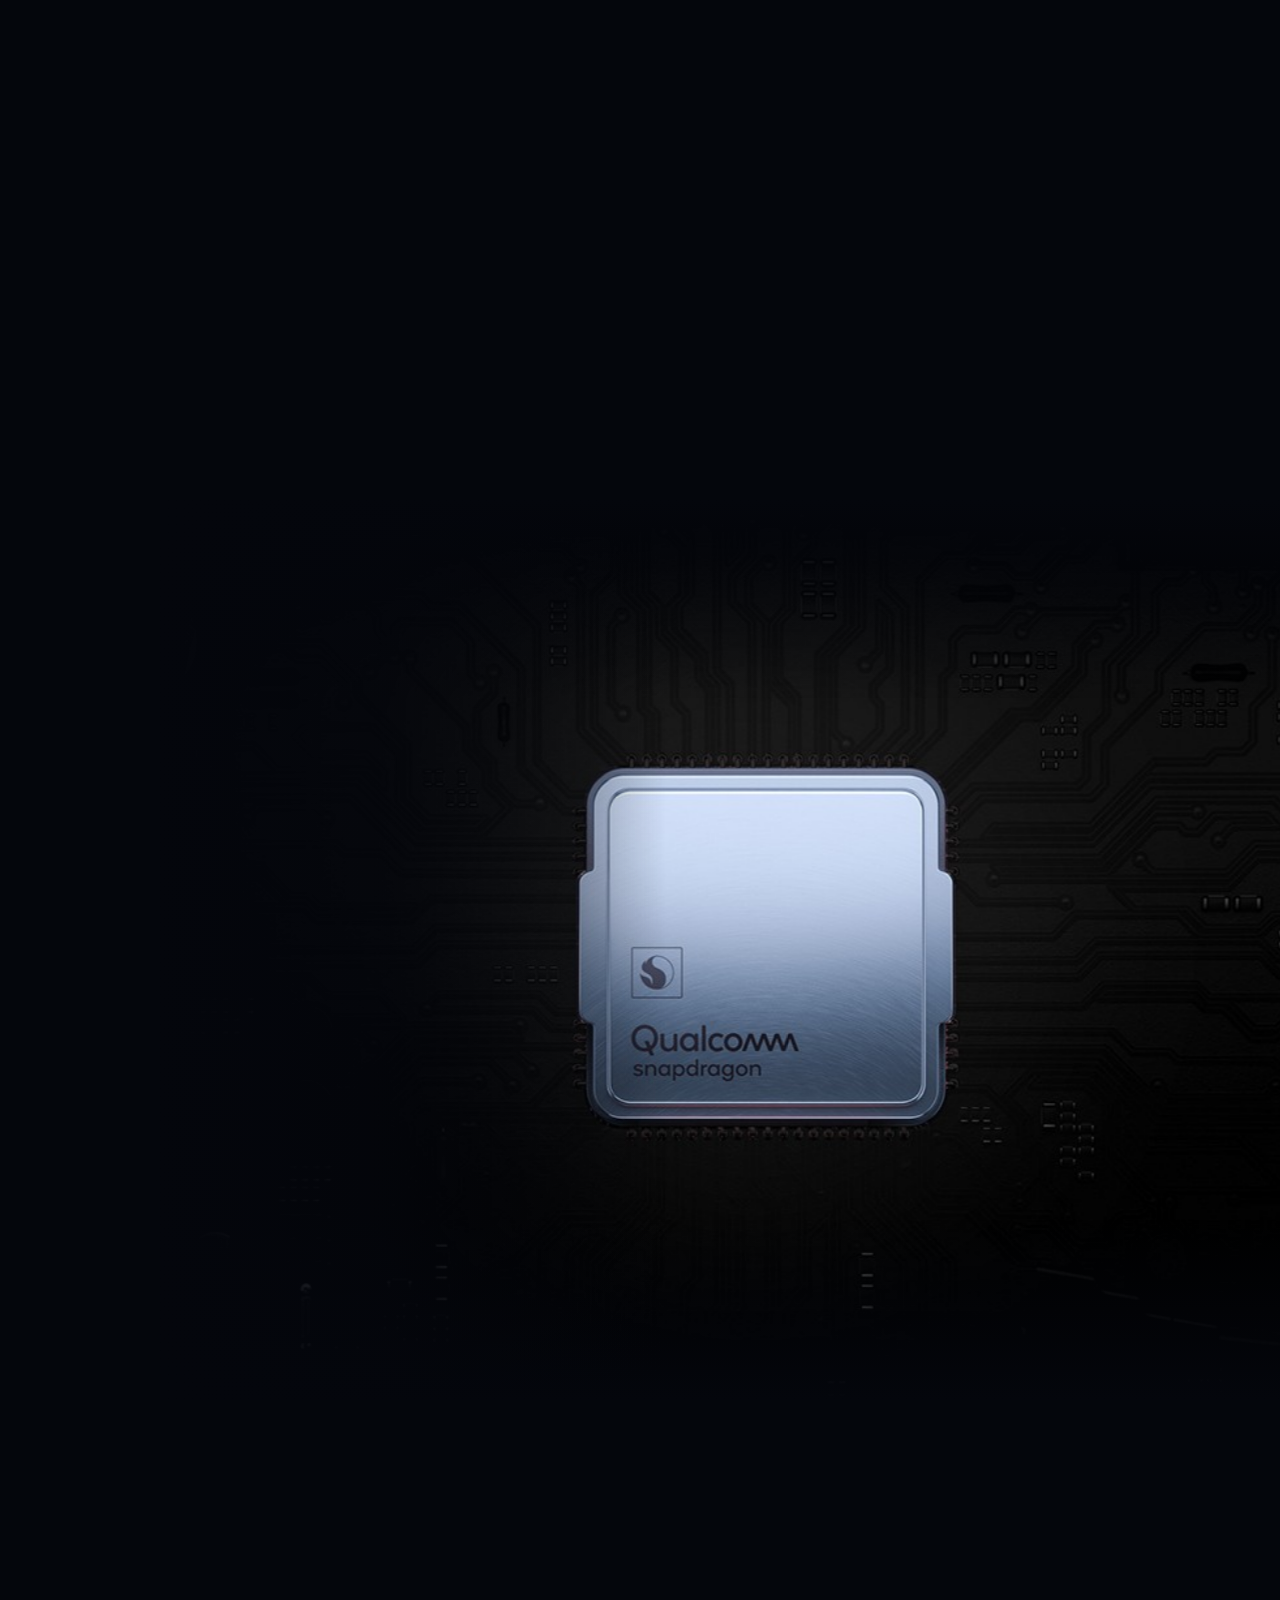
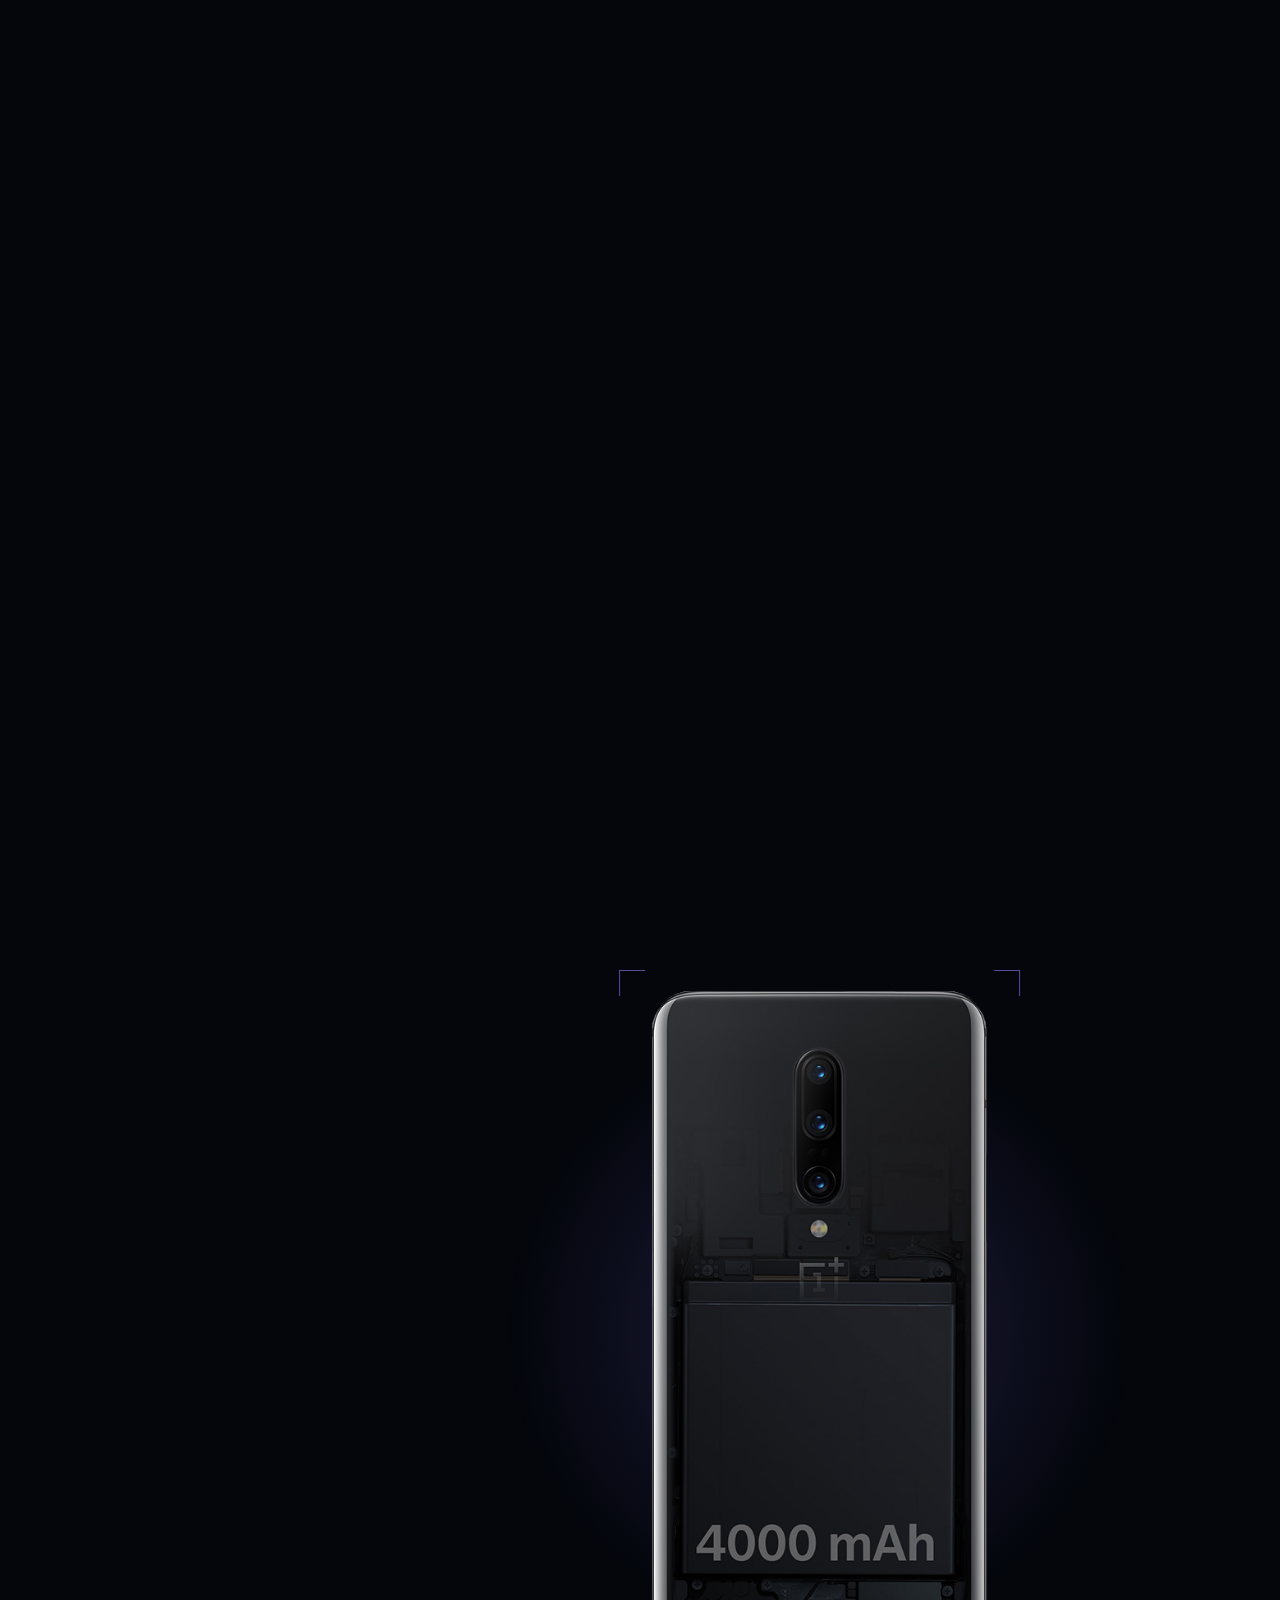
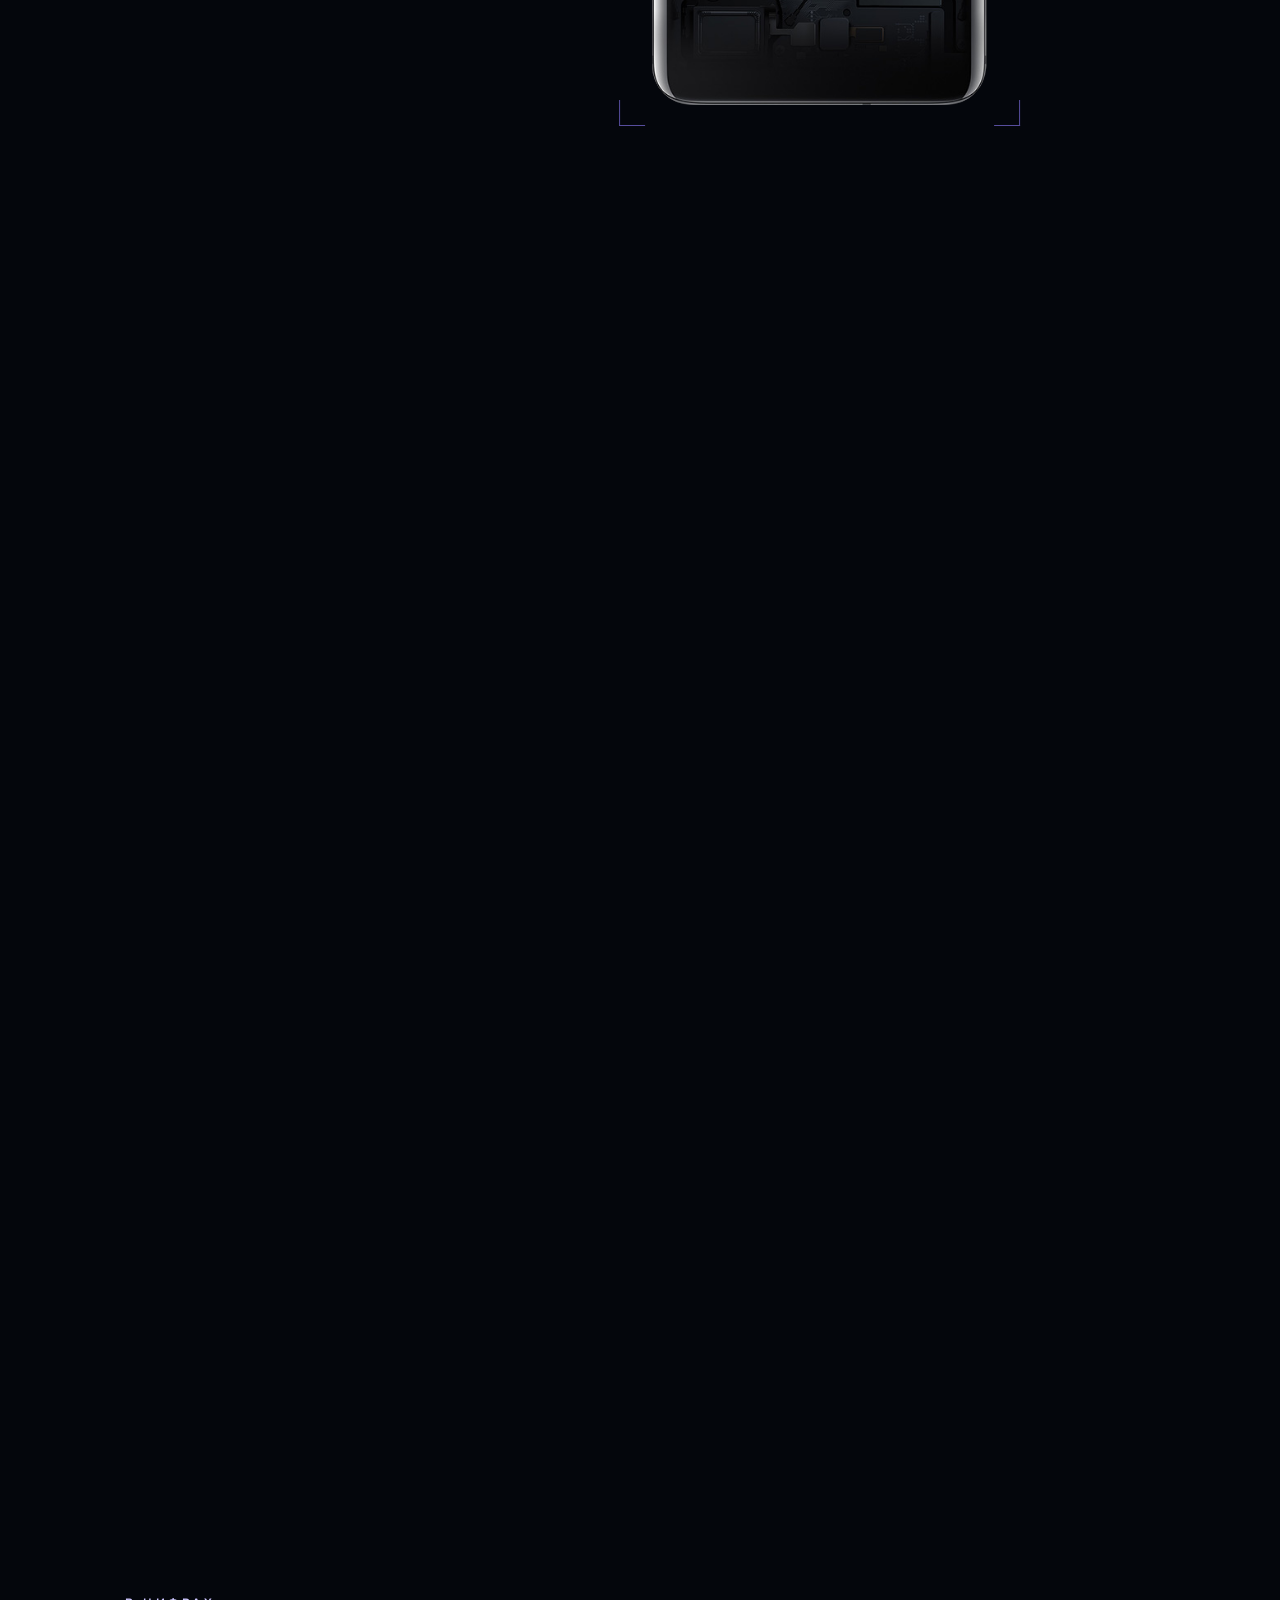
<file: 7pro.html>
<!DOCTYPE html>
<html lang="ru">
<head>
  <meta charset="UTF-8">
  <!-- Правила безопасности: странице разрешено брать скрипты, стили, шрифты и картинки только из папки самого сайта.
       Чужой скрипт, даже если его как-то подсунут в страницу, браузер не выполнит -->
  <meta http-equiv="Content-Security-Policy" content="default-src 'self'; script-src 'self'; style-src 'self' 'unsafe-inline'; img-src 'self' data: blob:; font-src 'self'; connect-src 'self' blob:; media-src 'self'; worker-src 'self' blob:; object-src 'none'; base-uri 'self'; form-action 'none'">
  <meta name="referrer" content="strict-origin-when-cross-origin">
  <meta name="viewport" content="width=device-width, initial-scale=1.0, viewport-fit=cover">
  <title>OnePlus 7 Pro — обзор модели</title>
  <meta name="description" content="OnePlus 7 Pro: экран без выреза, выдвижная фронтальная камера и её механизм, три камеры, батарея и сравнение с iPhone XS Max и Galaxy S10+.">
  <meta name="theme-color" content="#04060c">
  <link rel="icon" href="favicon.svg" type="image/svg+xml">
  <!-- шрифты лежат в папке сайта (fonts/); два главных начинают грузиться сразу, чтобы заголовки не «прыгали» -->
  <link rel="preload" as="font" type="font/woff2" href="fonts/Unbounded-cyrillic.woff2" crossorigin>
  <link rel="preload" as="font" type="font/woff2" href="fonts/Unbounded-latin.woff2" crossorigin>
  <link rel="preload" as="font" type="font/woff2" href="fonts/Onest-cyrillic.woff2" crossorigin>
  <link rel="preload" as="font" type="font/woff2" href="fonts/Onest-latin.woff2" crossorigin>
  <link rel="stylesheet" href="fonts/fonts.css?v=1">
  <link rel="stylesheet" href="style.css?v=37">
  <link rel="stylesheet" href="seven.css?v=5">
</head>
<!-- data-phone — ключ модели в data.js; класс is-7pro включает оформление этой страницы из seven.css -->
<body class="is-7pro" data-phone="7pro">

  <a class="skip-link" href="#specs">Перейти к характеристикам</a>

  <header class="bar" id="bar">
    <a class="brand" href="index.html" aria-label="Ко всем моделям OnePlus">
      <svg class="brand-mark" viewBox="0 0 32 32" aria-hidden="true"><path d="M21 4H4v24h24V11" fill="none" stroke="currentColor" stroke-width="2.6"/><path d="M14.5 21.5v-10l-3 1.6M11 21.5h7M26 2v7M22.5 5.5h7" fill="none" stroke="currentColor" stroke-width="2.4"/></svg>
      <span id="brandName">OnePlus 7 Pro</span>
    </a>
    <nav class="bar-nav">
      <a href="index.html">Все модели</a>
      <a href="#popup">Механизм</a>
      <a href="#display">Экран</a>
      <a href="#camera">Камеры</a>
      <a href="#battery">Батарея</a>
      <a href="#versus">Сравнение</a>
    </nav>
  </header>

  <!-- Боковая навигация: точка текущего раздела вытягивается и показывает название -->
  <nav class="rail" id="rail" aria-label="Разделы страницы">
    <a href="#popup"><span>Механизм</span></a>
    <a href="#display"><span>Экран</span></a>
    <a href="#camera"><span>Камеры</span></a>
    <a href="#power"><span>Мощность</span></a>
    <a href="#battery"><span>Батарея</span></a>
    <a href="#specs"><span>Цифры</span></a>
    <a href="#versus"><span>Сравнение</span></a>
  </nav>

  <main id="top">

    <!-- ===== Первый экран: живой объёмный телефон. Пока его листают, он разворачивается экраном и выпускает камеру ===== -->
    <!-- Каждая .scene задаёт длину прокрутки, а .pin внутри «прилипает» к экрану на это время -->
    <!-- Телефон рисует seven-hero.js в холсте; пока он грузится, на его месте официальный снимок -->
    <section class="scene scene-hero" data-scene="hero">
      <div class="pin">
        <div class="glow glow-hero" aria-hidden="true"></div>
        <div class="bigword" id="heroWord" aria-hidden="true"></div>
        <div class="hero-phone" id="heroPhone"><img decoding="async" id="heroImage" src="assets/home/7pro-almond-back.webp" alt="OnePlus 7 Pro в цвете Almond, вид сзади" width="1200" height="1404"><canvas id="heroCanvas" aria-hidden="true"></canvas></div>
        <div class="hero-copy" id="heroCopy">
          <p class="kicker" id="heroKicker"></p>
          <h1 id="heroName"></h1>
          <p class="lead" id="heroLead"></p>
          <ul class="facts" id="heroFacts"></ul>
        </div>
        <!-- второй текст первого экрана: появляется, когда телефон развернулся экраном и поднял камеру -->
        <div class="hero-after" id="heroAfter">
          <p class="kicker">Фронтальная камера</p>
          <h2>Вот она</h2>
          <p class="shot-text">Камера поднимается из корпуса за полсекунды и прячется обратно. Поэтому в экране нет ни чёлки, ни отверстия.</p>
          <ul class="stats">
            <li><b>16</b><span>Мп</span></li>
            <li><b>0,53</b><span>секунды</span></li>
            <li><b>0</b><span>вырезов</span></li>
          </ul>
        </div>
      </div>
    </section>

    <!-- ===== Механизм: выдвижная камера крупным планом, потом корпус становится прозрачным ===== -->
    <!-- Сцена нарисована в своих координатах 1920 × 1000 (как у официального снимка угла телефона) и целиком
         масштабируется под окно. Двигает её seven.js. Угол телефона и блок камеры — официальные снимки,
         линии механизма под ними — схема -->
    <section class="scene scene-xray" id="popup" data-scene="xray">
      <div class="pin">
        <div class="glow glow-xray" aria-hidden="true"></div>
        <div class="xray-stage" id="xrayStage" aria-hidden="true">
          <img decoding="async" class="xray-inside" src="assets/7pro/inside-top.jpg" alt="" loading="lazy">

          <svg class="xray-lines" viewBox="0 0 1920 1000" fill="none">
            <!-- силуэт телефона: левый край, скруглённый угол, верхняя грань с местом под камеру -->
            <!-- точки сняты с официального снимка, поэтому линия ложится точно по его краю -->
            <path class="xray-outline" d="M189 1000V600L190 566 193 538 197 510 203 482 212 454 225 426 243 398 269 370 300 347 336 330 384 315 450 305 510 301H772L790 310H1152L1170 301H1920"/>
            <path class="xray-outline is-thin" d="M236 1000V612Q238 470 330 402 410 348 560 348H1920"/>
            <!-- направляющие, по которым ходит каретка -->
            <path d="M748 330V880M1202 330V880" class="is-dim"/>
            <!-- винт: штрихи на нём — витки резьбы, при работе они бегут (seven.js сдвигает штриховку) -->
            <path d="M1291 334V842M1309 334V842" class="is-dim"/>
            <path id="xrayThread" d="M1300 338V838" stroke-width="18" stroke-dasharray="4 10"/>
            <!-- мотор под винтом -->
            <rect x="1272" y="842" width="56" height="22" rx="4"/>
            <rect x="1258" y="864" width="84" height="104" rx="12"/>
            <path d="M1274 890h52M1274 908h52M1274 926h52M1274 944h52" class="is-dim"/>
            <!-- датчик падения на плате и дорожка от него к мотору -->
            <rect x="436" y="724" width="88" height="88" rx="10"/>
            <path d="M456 744h48v48h-48z" class="is-dim"/>
            <path d="M524 768H820L960 912H1258" class="is-dim" stroke-dasharray="3 9"/>
            <!-- выноски: тонкие линии от деталей к подписям (мотор, винт, датчик). data-tag — номер подписи по порядку, -->
            <!-- выноска появляется вместе с ней -->
            <path d="M1346 902H1368" class="is-thin xray-leader" data-tag="1"/>
            <path d="M1312 804H1352" class="is-thin xray-leader" data-tag="2"/>
            <path d="M440 815L374 849" class="is-thin xray-leader is-extra" data-tag="4"/>
            <!-- каретка с камерой: вся группа едет вверх и вниз -->
            <g id="xrayCarriage">
              <rect x="770" y="556" width="410" height="250" rx="16"/>
              <rect x="900" y="596" width="150" height="112" rx="10" class="is-dim"/>
              <circle cx="975" cy="652" r="34" class="is-dim"/>
              <!-- гайка на винте, плечо к каретке и пружина между ними -->
              <rect x="1268" y="640" width="64" height="48" rx="8"/>
              <path d="M1180 664h88"/>
              <path d="M1222 664v18l-12 8 24 12-24 12 24 12-24 12 24 12-12 8v14" />
              <!-- выноска от пружины к её подписи: едет вместе с кареткой -->
              <path d="M1238 726H1352" class="is-thin xray-leader" data-tag="3"/>
            </g>
            <!-- шлейф от камеры к плате: его форму при движении пересчитывает seven.js -->
            <path id="xrayCable" d="M975 806C975 880 860 880 860 948" class="is-dim"/>
          </svg>

          <!-- блок камеры: официальный снимок, он выезжает из-за верхней грани -->
          <img decoding="async" class="xray-module" id="xrayModule" src="assets/7pro/popup.webp" alt="" width="450" height="279">
          <!-- угол телефона: официальный снимок, в рентгене он становится почти прозрачным -->
          <img decoding="async" class="xray-body" id="xrayBody" src="assets/7pro/top-edge.webp" alt="" width="1920" height="343">
          <i class="xray-scan" id="xrayScan"></i>

          <!-- подписи к деталям: появляются по очереди, когда корпус прозрачный -->
          <!-- is-ride — подпись едет вместе с камерой; is-top — стоит над деталью, а не сбоку; -->
          <!-- is-extra — прячется, когда сцена мелкая и подписи остаются без второй строки -->
          <p class="xray-tag is-top is-ride" style="left: 975px; bottom: 724px"><b>Камера 16 Мп</b><span>сенсор Sony, диафрагма f/2.0</span></p>
          <p class="xray-tag" style="left: 1372px; top: 884px"><b>Мотор</b><span>шаговый, крутит винт</span></p>
          <p class="xray-tag" style="left: 1356px; top: 786px"><b>Винт</b><span>поднимает каретку</span></p>
          <p class="xray-tag is-ride" style="left: 1356px; top: 708px"><b>Пружина</b><span>гасит нажатие на камеру</span></p>
          <p class="xray-tag is-extra" style="left: 360px; top: 836px"><b>Датчик падения</b><span>прячет камеру при падении</span></p>
        </div>
        <div class="spin-copy">
          <p class="kicker">Выдвижная камера</p>
          <h2>Камера, которой не видно</h2>
          <ul class="steps">
            <li><b>0,53 с</b><span>За столько камера поднимается из корпуса, когда включаешь съёмку на себя.</span></li>
            <li><b>Рентген</b><span>Внутри маленький мотор. Он крутит винт, а винт поднимает каретку с камерой.</span></li>
            <li><b>300 000 раз</b><span>На столько подъёмов рассчитан механизм: это 150 раз в день больше пяти лет.</span></li>
          </ul>
        </div>
      </div>
    </section>

    <!-- тёмный кадр «Экран»: его собирает page.js из data.js -->
    <div id="shots"></div>

    <!-- ===== Сканер: полоса света проходит сверху вниз и проявляет снимок. Двигает seven.js ===== -->
    <!-- --ratio — пропорции снимка (ширина к высоте) -->
    <section class="scene scene-hud" id="camera" data-scene="hud">
      <div class="pin">
        <div class="glow glow-hud" aria-hidden="true"></div>
        <figure class="hud" style="--ratio: 0.664">
          <!-- снимок обрезан снизу, поэтому книзу он плавно гаснет -->
          <div class="hud-clip is-fade">
            <img decoding="async" class="hud-top" src="assets/7pro/camera-gold.webp" alt="Задняя крышка OnePlus 7 Pro в цвете Almond: три камеры в вертикальном блоке" loading="lazy">
          </div>
          <i class="hud-line" aria-hidden="true"></i>
        </figure>
        <div class="shot-copy">
          <p class="kicker">Основные камеры</p>
          <h2>Три камеры в один ряд</h2>
          <p class="shot-text">Главная на 48 Мп с оптической стабилизацией, телеобъектив с приближением 3× и сверхширокая с углом 117°.</p>
          <ul class="stats">
            <li><b>48</b><span>Мп</span></li>
            <li><b>3×</b><span>приближение</span></li>
            <li><b>117°</b><span>широкий угол</span></li>
          </ul>
        </div>
      </div>
    </section>

    <!-- тёмный кадр «Мощность»: его собирает page.js из data.js -->
    <div id="shotsPower"></div>

    <!-- здесь сканер делает крышку прозрачной: под снимком закрытого телефона лежит официальный снимок с батареей -->
    <section class="scene scene-hud" id="battery" data-scene="hud">
      <div class="pin">
        <div class="glow glow-hud" aria-hidden="true"></div>
        <figure class="hud" style="--ratio: 0.472">
          <!-- у этих снимков белый фон: рамка обрезает их точно по контуру телефона -->
          <div class="hud-clip is-photo">
            <img decoding="async" class="hud-base" src="assets/7pro/back-closed.jpg" alt="" loading="lazy">
            <img decoding="async" class="hud-top" src="assets/7pro/back-open.jpg" alt="OnePlus 7 Pro с прозрачной крышкой: видна батарея на 4000 мА·ч" loading="lazy">
          </div>
          <i class="hud-line" aria-hidden="true"></i>
        </figure>
        <div class="shot-copy">
          <p class="kicker">Батарея</p>
          <h2>4000 мА·ч под крышкой</h2>
          <p class="shot-text">Сканер проходит по корпусу и показывает батарею: она занимает больше половины телефона. Зарядка Warp Charge 30 даёт половину заряда за 20 минут.</p>
          <ul class="stats">
            <li><b>4000</b><span>мА·ч</span></li>
            <li><b>30</b><span>Вт</span></li>
            <li><b>20</b><span>минут до 50%</span></li>
          </ul>
        </div>
      </div>
    </section>

    <!-- ===== Цифры ===== -->
    <section class="section" id="specs">
      <div class="wrap">
        <p class="kicker reveal">В цифрах</p>
        <h2 class="section-title reveal" id="specsTitle"></h2>
        <div class="spec-grid" id="specGrid"></div>
      </div>
    </section>

    <!-- ===== Сравнение с теми, кто уже продавался в мае 2019 года ===== -->
    <section class="section section-line" id="versus">
      <div class="wrap">
        <h2 class="section-title versus-title reveal">Против iPhone XS Max<br>и Galaxy S10+</h2>
        <!-- счёт побед и сама таблица: их собирает page.js из data.js -->
        <div class="score" id="score"></div>
        <div class="versus" id="versusTable"></div>
      </div>
    </section>

  </main>

  <footer class="footer">
    <div class="wrap footer-row">
      <span class="footer-brand">OnePlus 7 Pro</span>
      <p>Неофициальный фан-сайт, не связан с компанией OnePlus. Изображения телефона — с официального сайта oneplus.com и из пресс-материалов OnePlus; линии механизма камеры — схема. Характеристики и цены — на момент выхода, май 2019 года; цены стартовые для США.</p>
    </div>
  </footer>

  <script src="data.js?v=33"></script>
  <!-- seven.js добавляет сцены этой страницы, поэтому стоит перед общим page.js -->
  <script src="seven.js?v=5"></script>
  <script src="page.js?v=31"></script>
  <script type="module" src="seven-hero.js?v=14"></script>
</body>
</html>
</file>
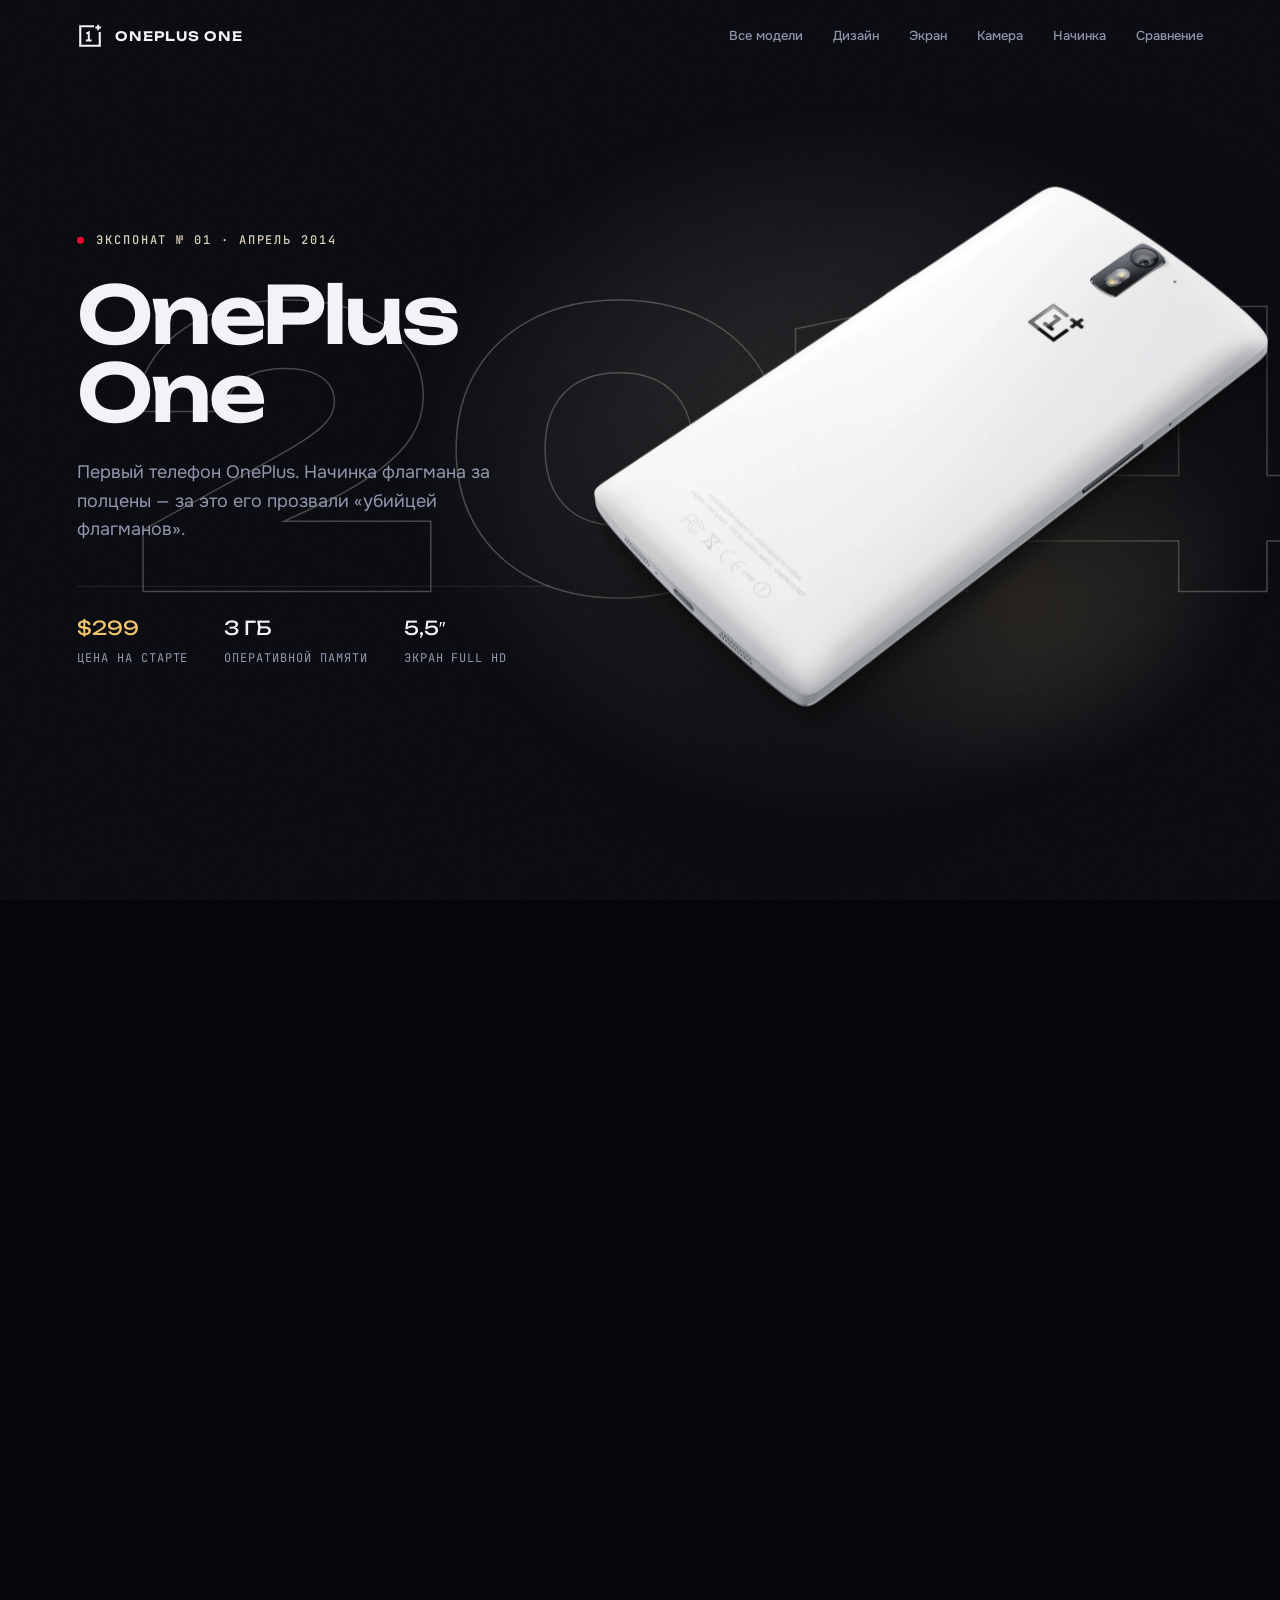
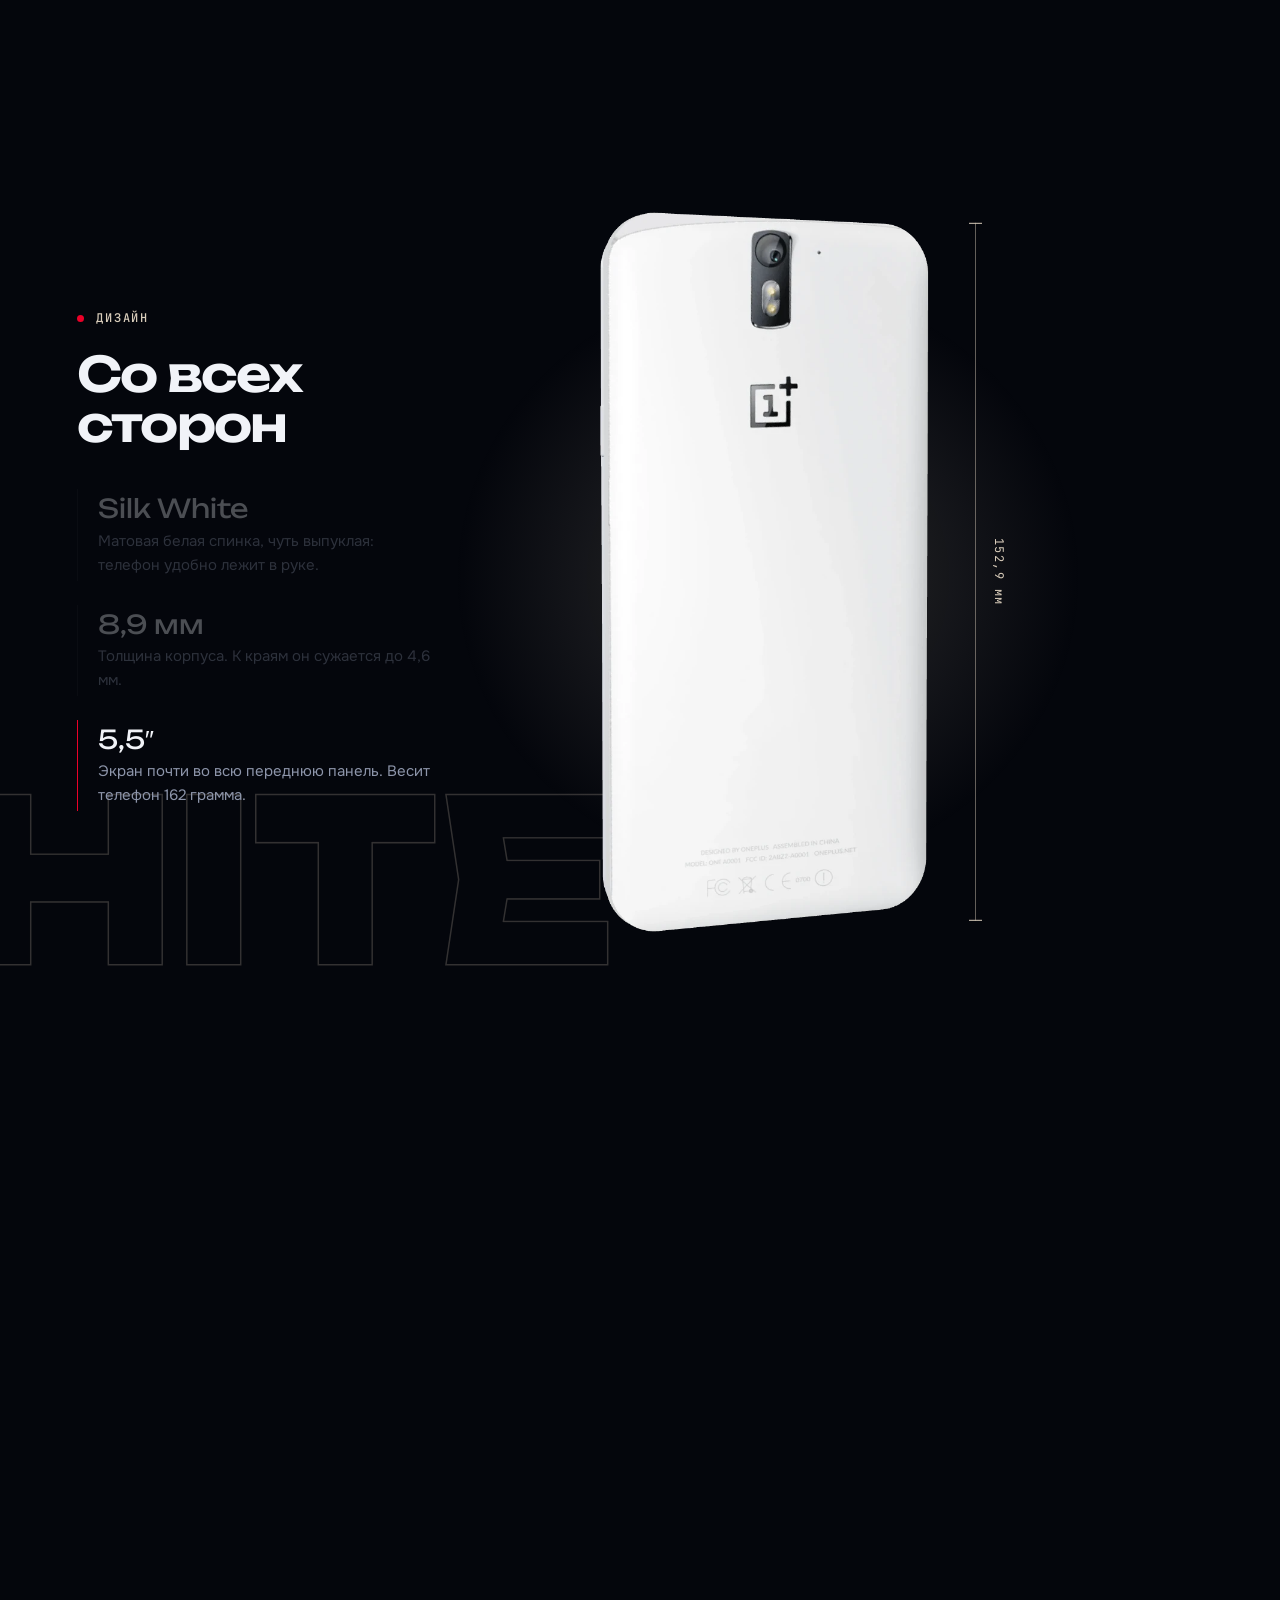
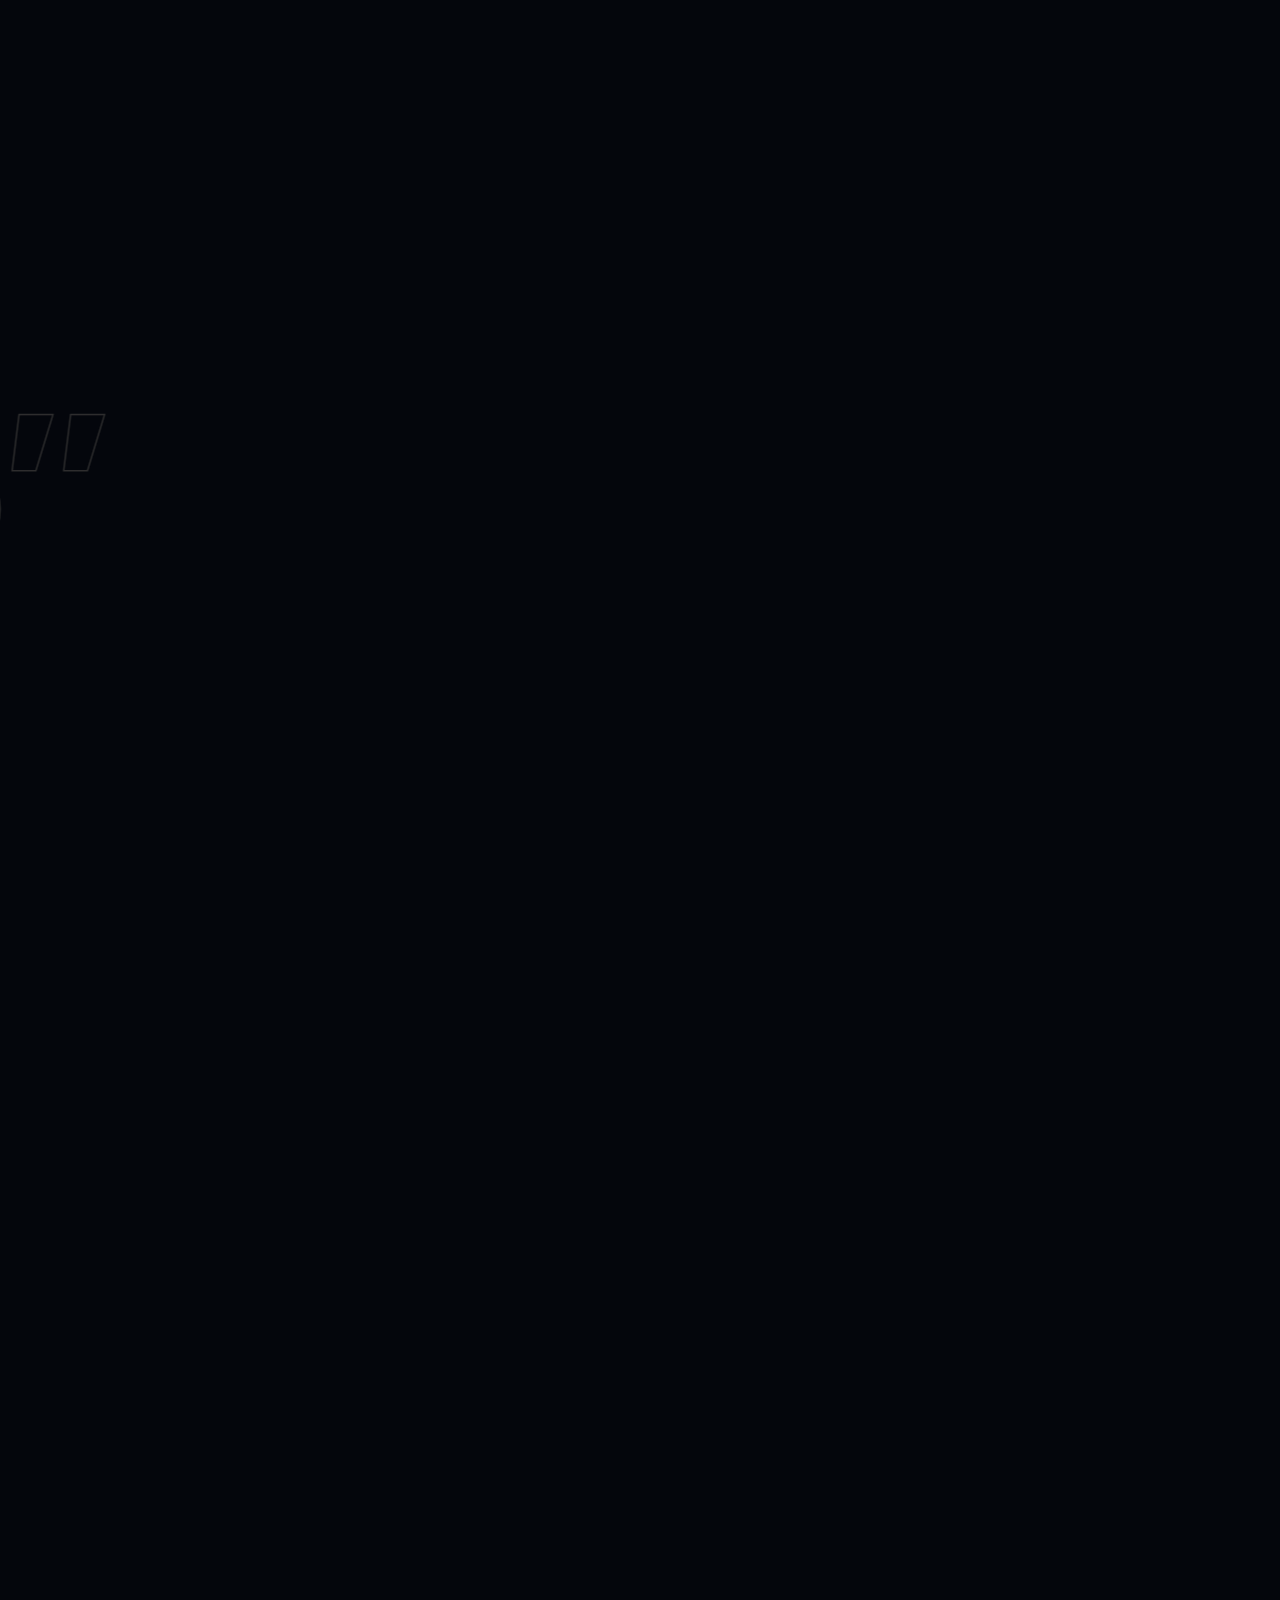
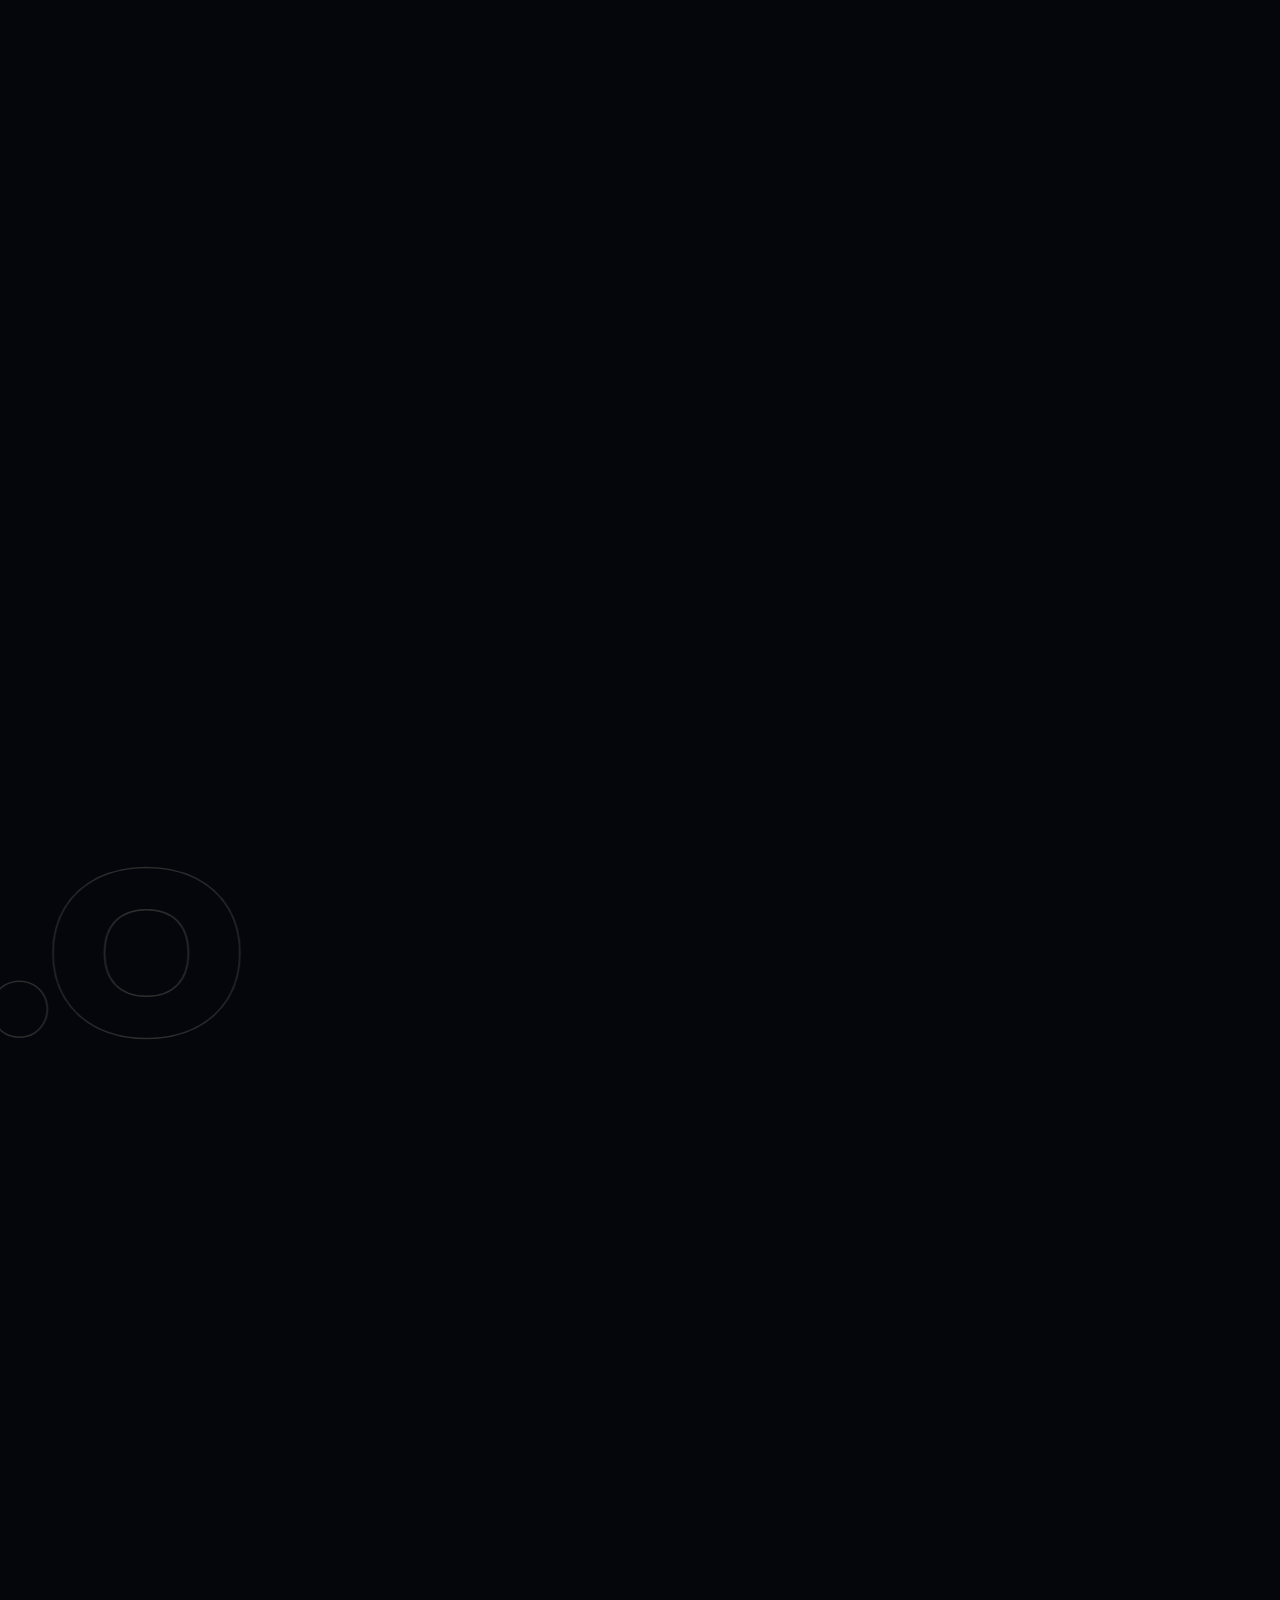
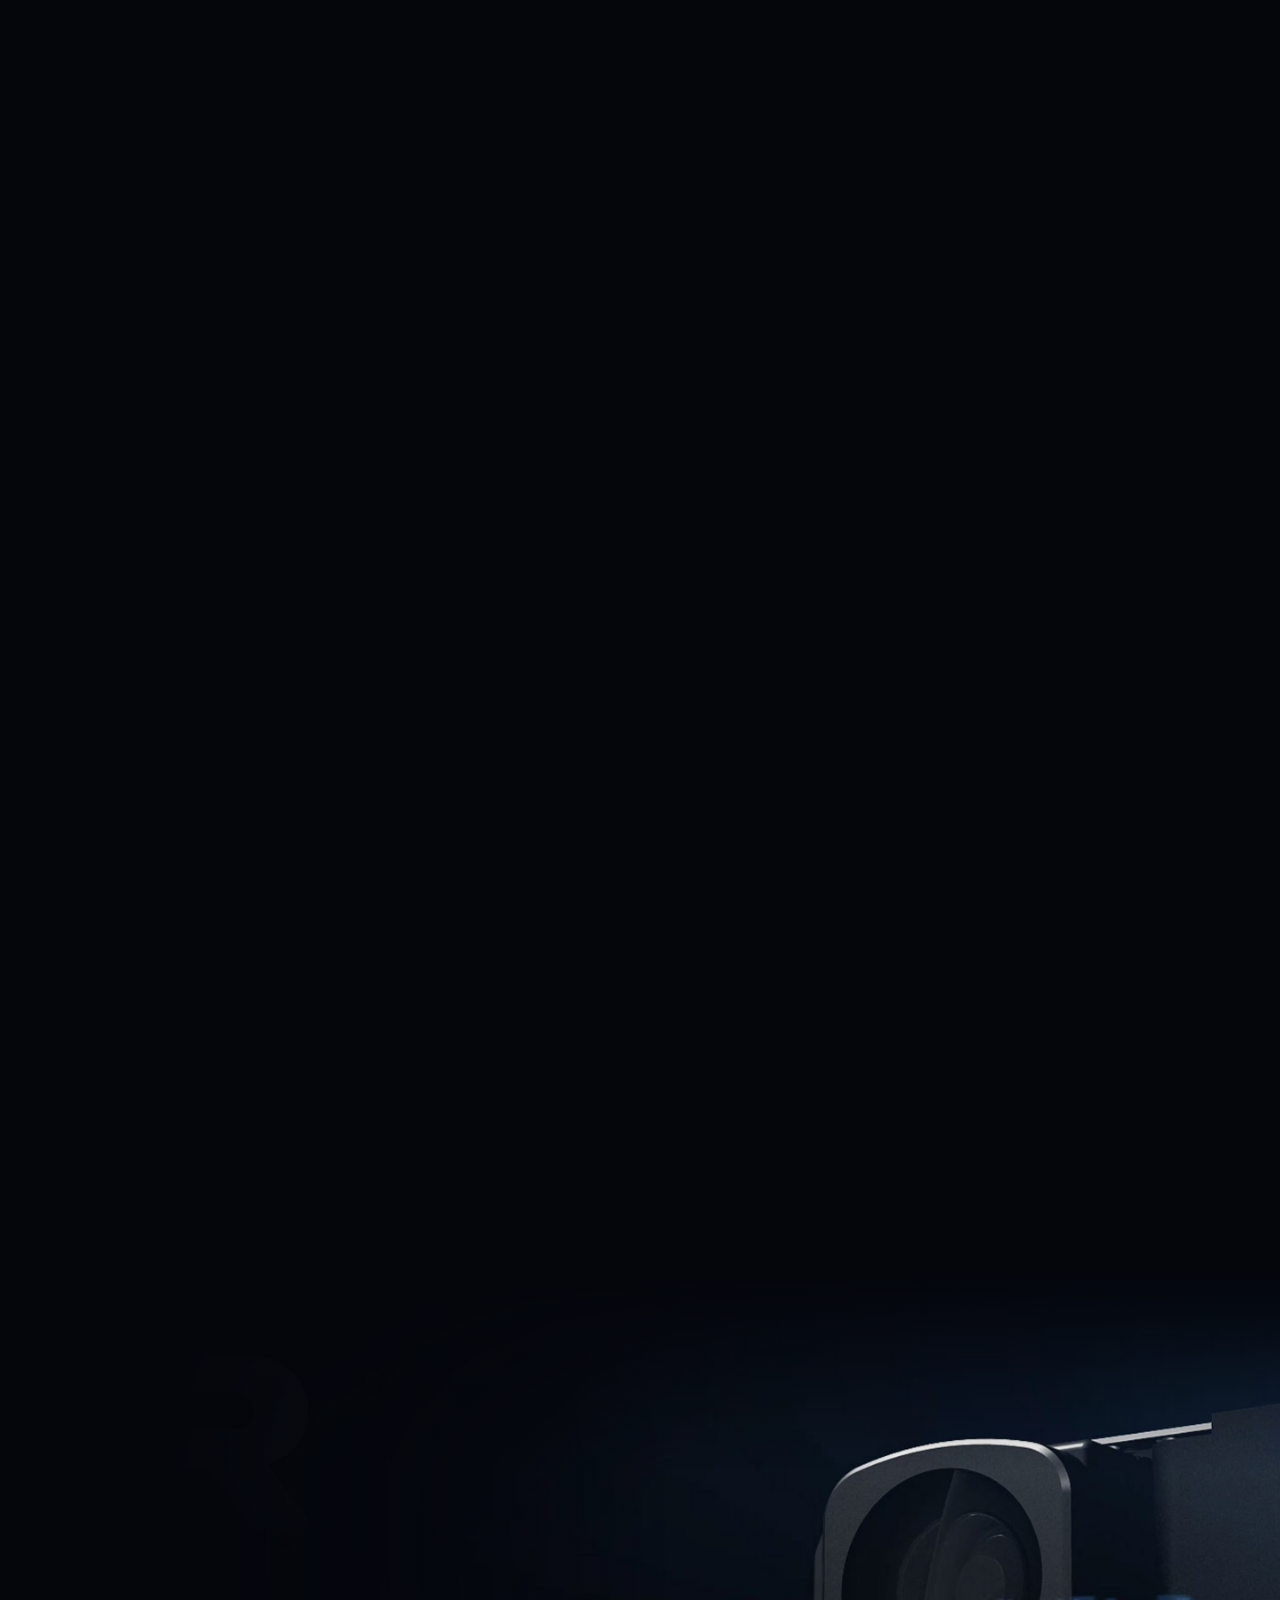
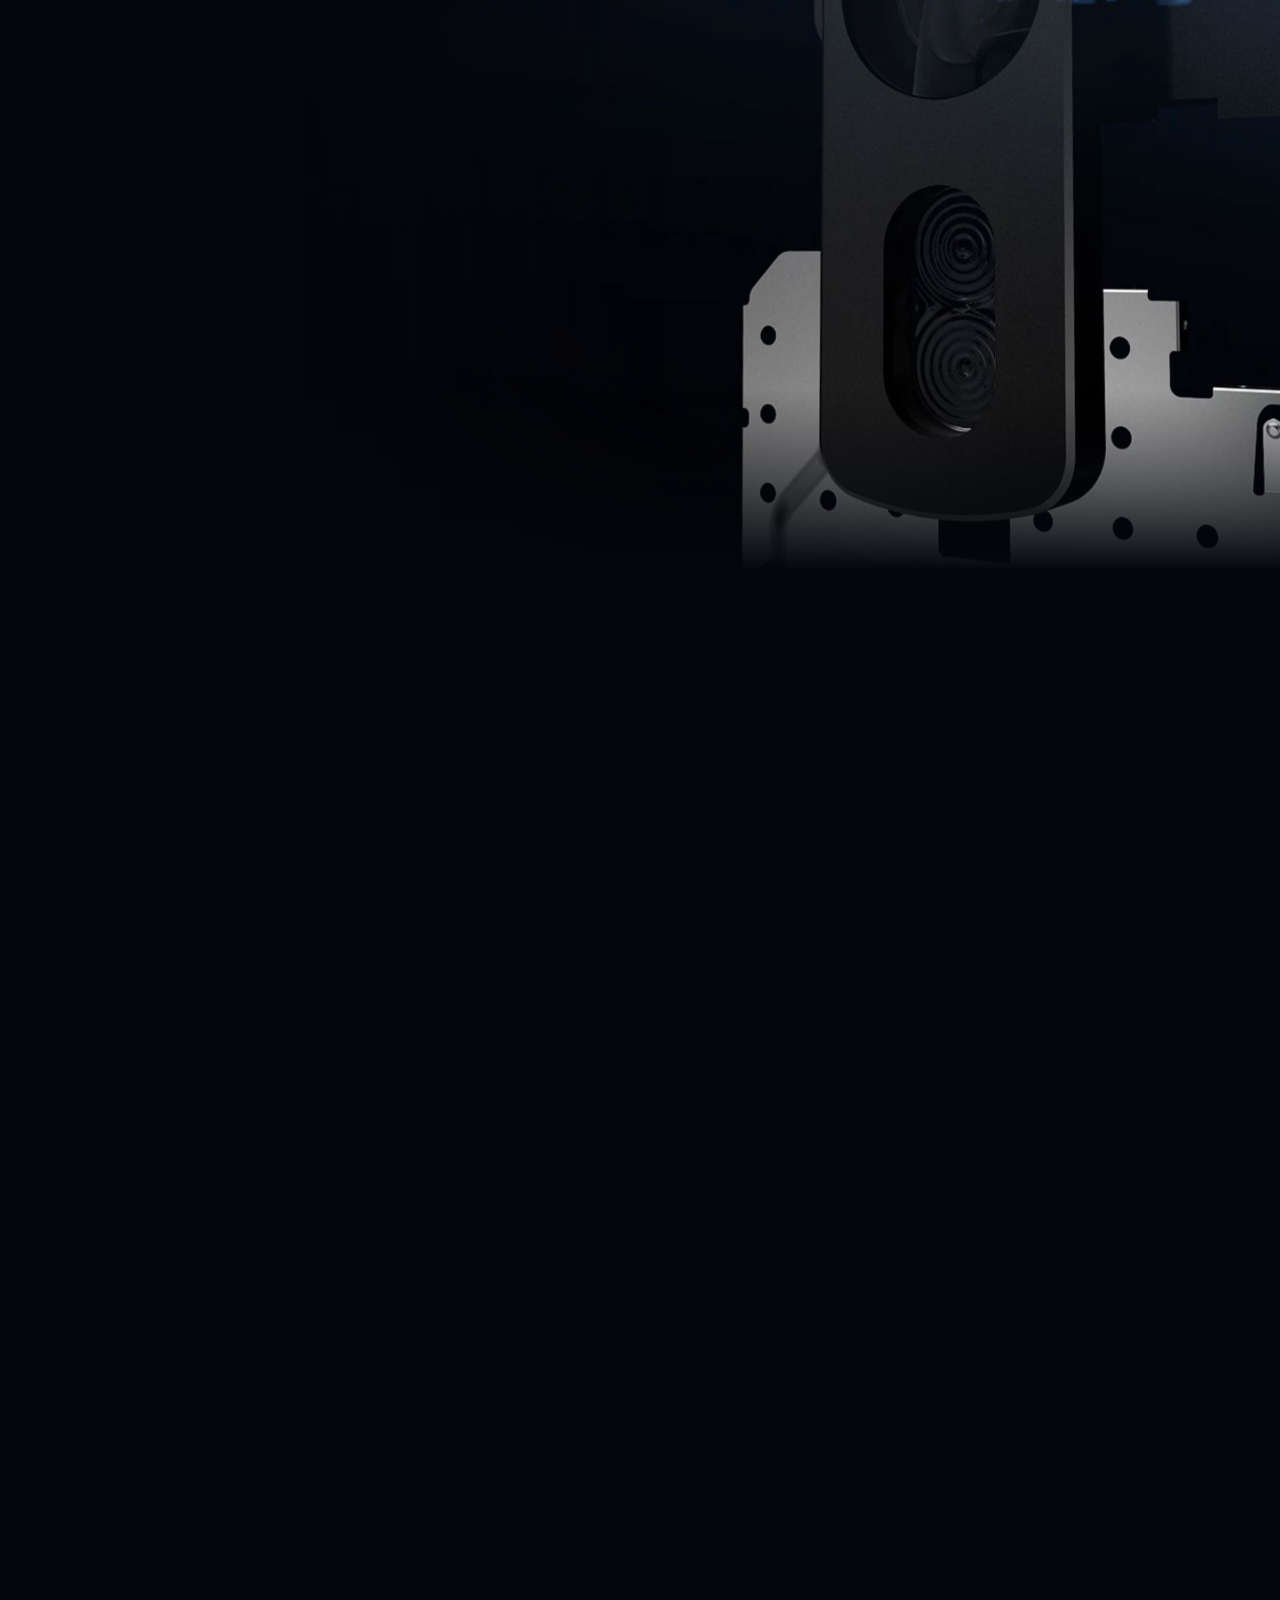
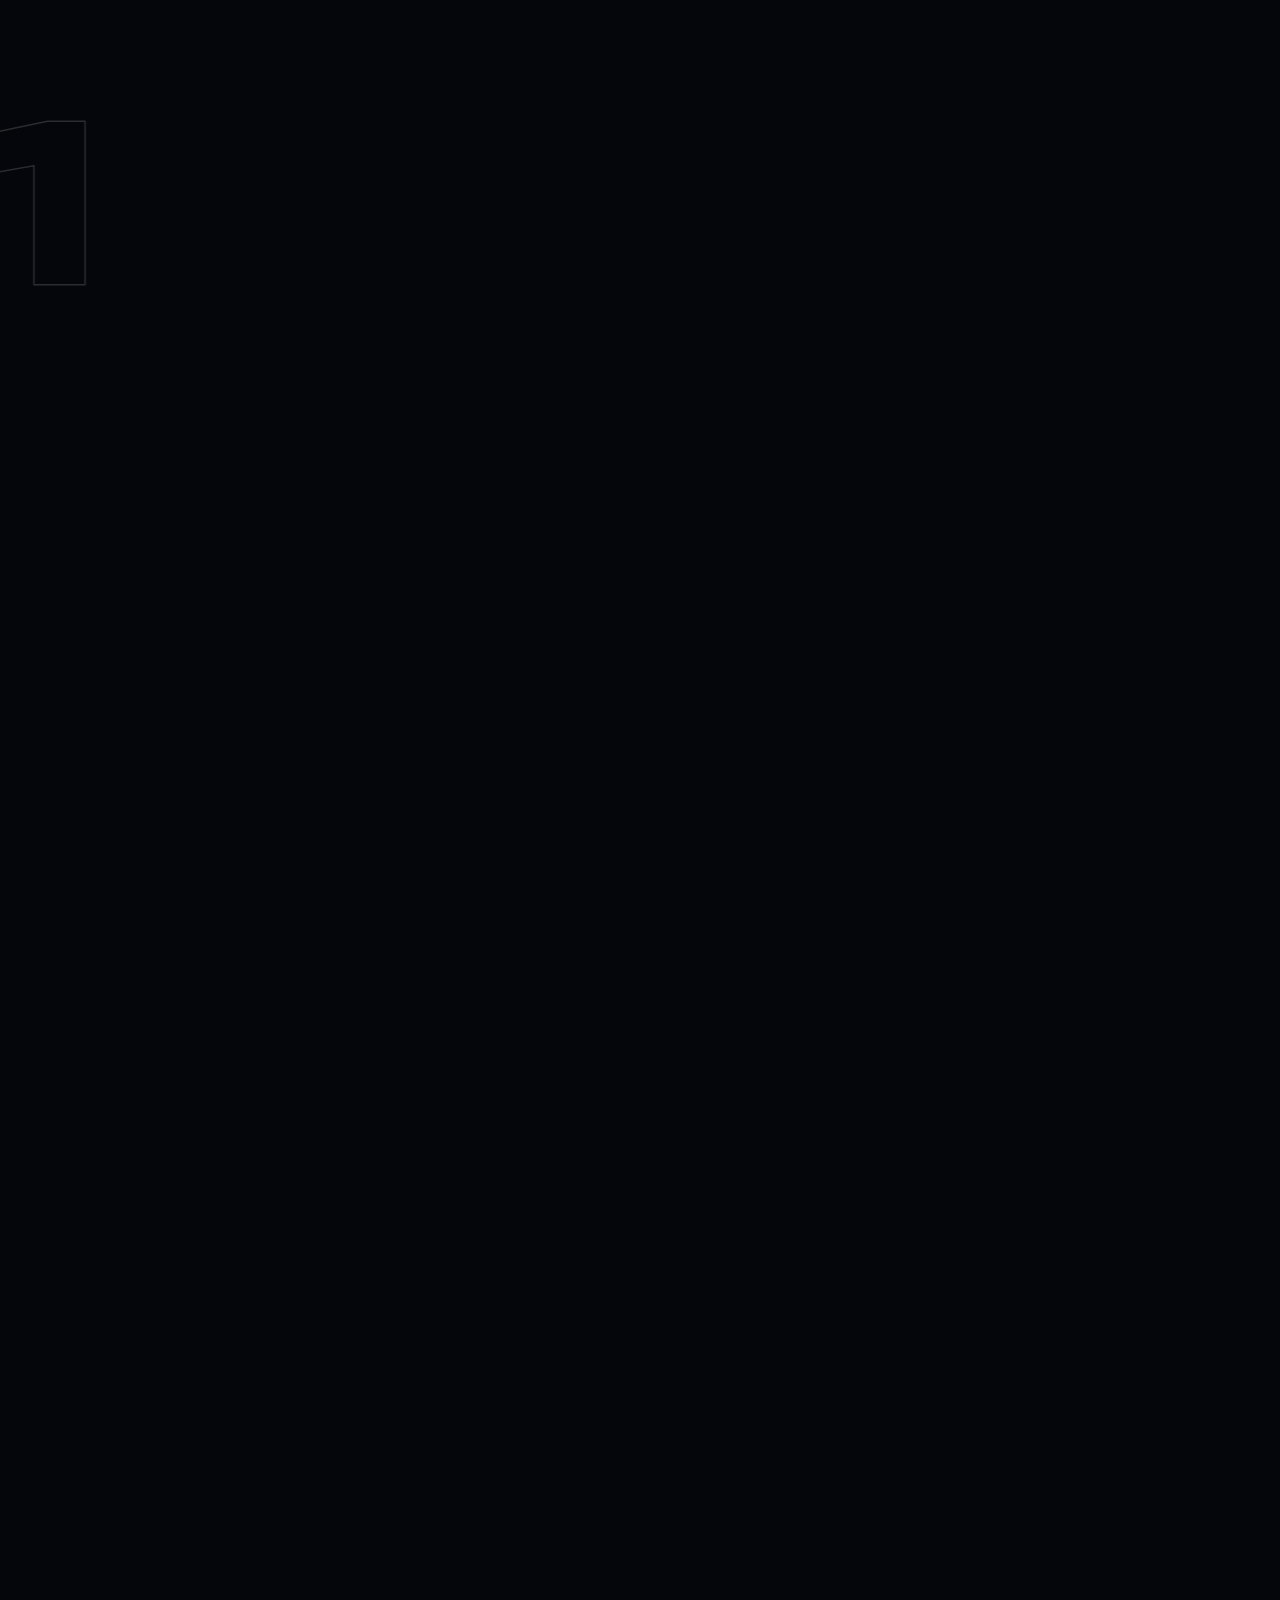
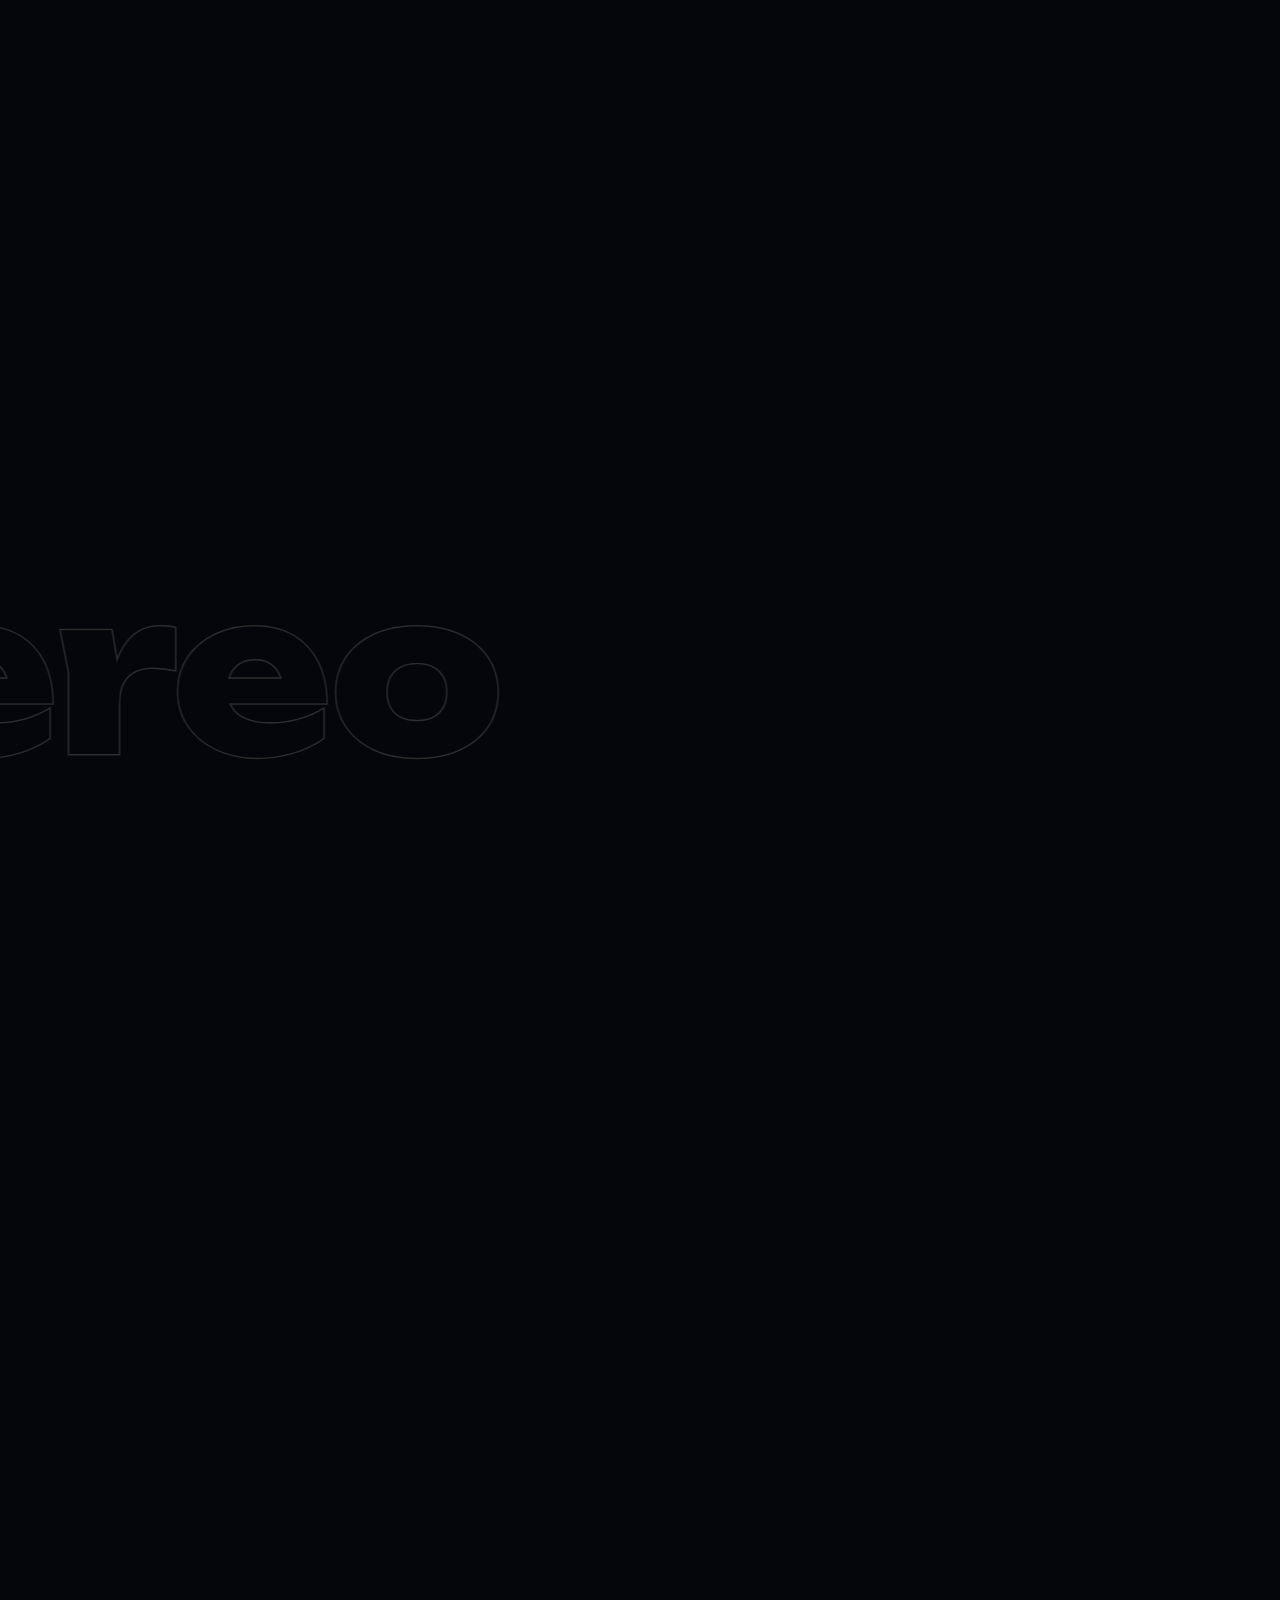
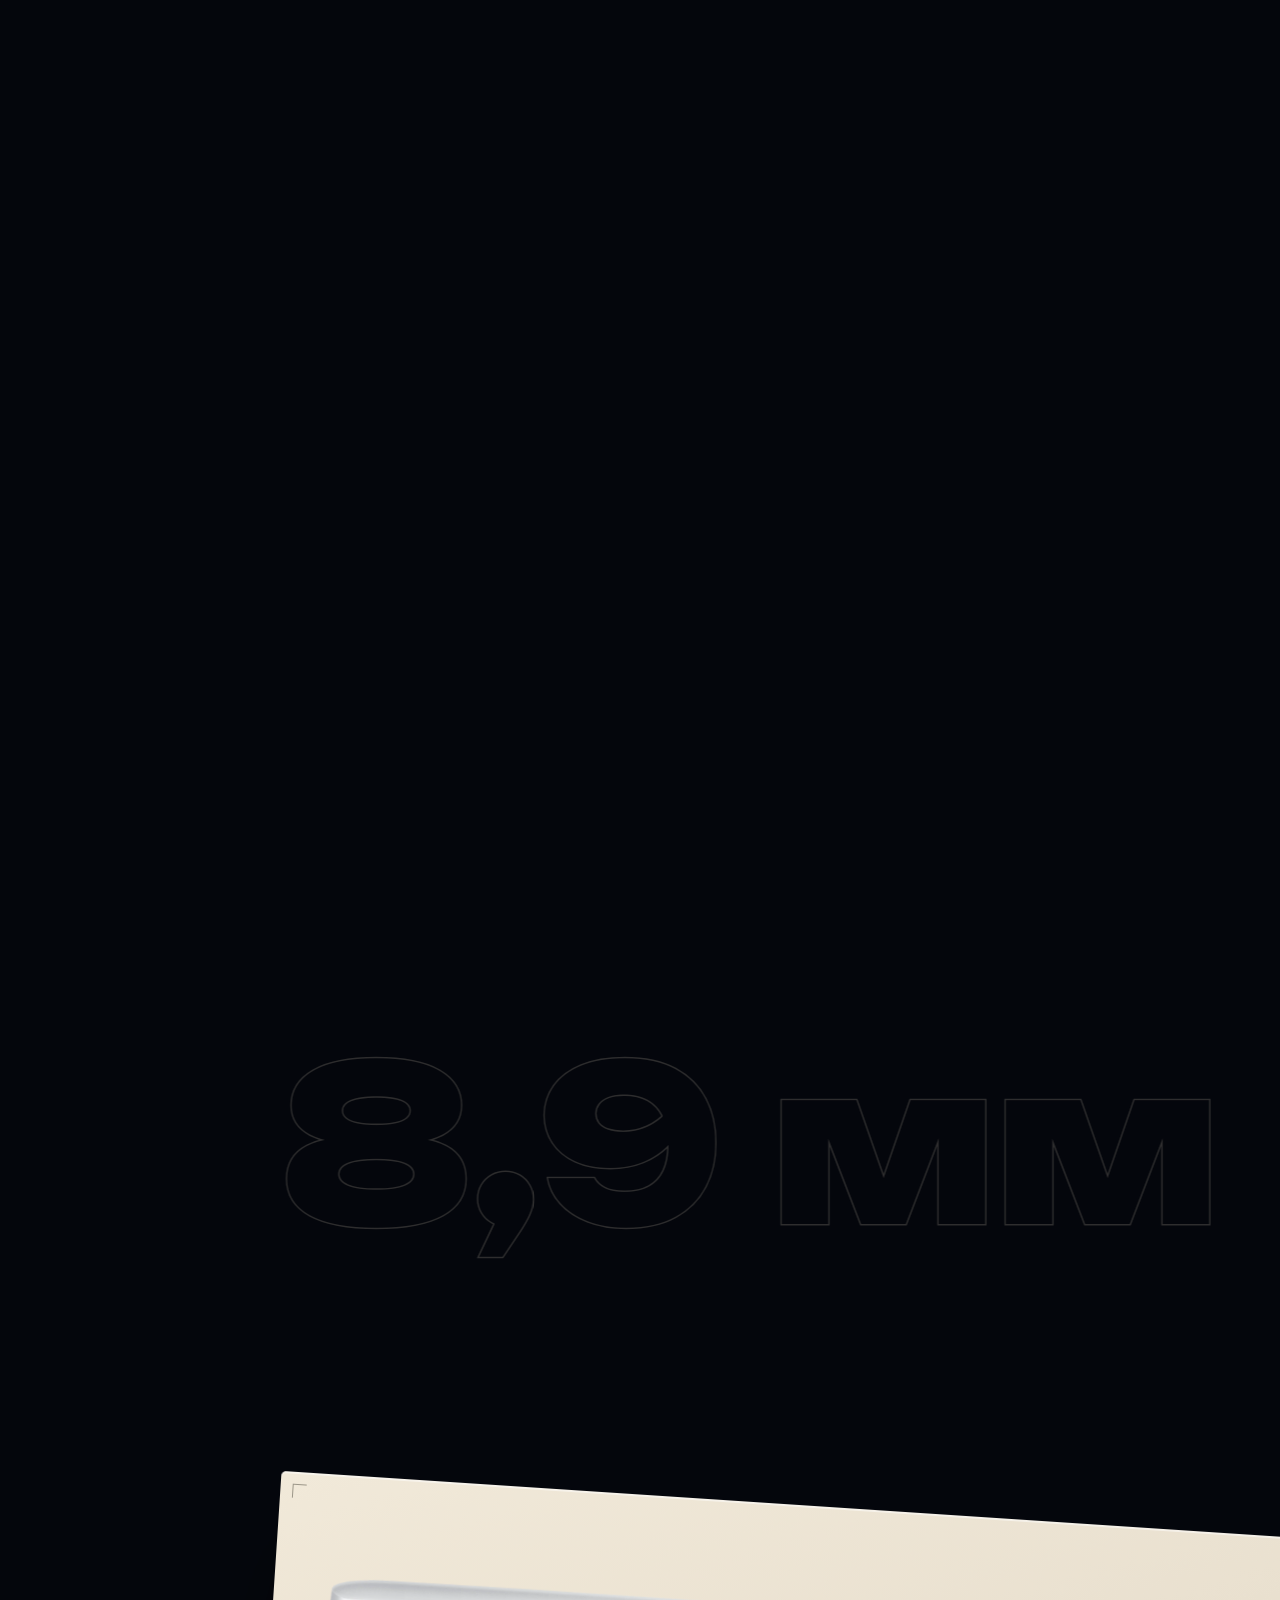
<file: one.html>
<!DOCTYPE html>
<html lang="ru">
<head>
  <meta charset="UTF-8">
  <!-- Правила безопасности: странице разрешено брать скрипты, стили, шрифты и картинки только из папки самого сайта.
       Чужой скрипт, даже если его как-то подсунут в страницу, браузер не выполнит -->
  <meta http-equiv="Content-Security-Policy" content="default-src 'self'; script-src 'self'; style-src 'self' 'unsafe-inline'; img-src 'self' data: blob:; font-src 'self'; connect-src 'self' blob:; media-src 'self'; worker-src 'self' blob:; object-src 'none'; base-uri 'self'; form-action 'none'">
  <meta name="referrer" content="strict-origin-when-cross-origin">
  <meta name="viewport" content="width=device-width, initial-scale=1.0, viewport-fit=cover">
  <title>OnePlus One — обзор модели</title>
  <meta name="description" content="OnePlus One, первый телефон компании: экран, камера с шестью линзами, начинка, звук и сравнение с iPhone 5s и Galaxy S5.">
  <meta name="theme-color" content="#04060c">
  <!-- JetBrains Mono — «машинописный» шрифт подписей, он есть только на этой странице -->
  <link rel="icon" href="favicon.svg" type="image/svg+xml">
  <!-- шрифты лежат в папке сайта (fonts/); два главных начинают грузиться сразу, чтобы заголовки не «прыгали» -->
  <link rel="preload" as="font" type="font/woff2" href="fonts/Unbounded-cyrillic.woff2" crossorigin>
  <link rel="preload" as="font" type="font/woff2" href="fonts/Unbounded-latin.woff2" crossorigin>
  <link rel="preload" as="font" type="font/woff2" href="fonts/Onest-cyrillic.woff2" crossorigin>
  <link rel="preload" as="font" type="font/woff2" href="fonts/Onest-latin.woff2" crossorigin>
  <link rel="stylesheet" href="fonts/fonts.css?v=1">
  <link rel="stylesheet" href="style.css?v=37">
  <link rel="stylesheet" href="one.css?v=33">
  <link rel="preload" as="image" href="assets/one/back.webp">
</head>
<!-- data-phone — ключ модели в data.js; класс is-one включает оформление этой страницы из one.css -->
<body class="is-one" data-phone="one">

  <a class="skip-link" href="#specs">Перейти к характеристикам</a>

  <header class="bar" id="bar">
    <a class="brand" href="index.html" aria-label="Ко всем моделям OnePlus">
      <svg class="brand-mark" viewBox="0 0 32 32" aria-hidden="true"><path d="M21 4H4v24h24V11" fill="none" stroke="currentColor" stroke-width="2.6"/><path d="M14.5 21.5v-10l-3 1.6M11 21.5h7M26 2v7M22.5 5.5h7" fill="none" stroke="currentColor" stroke-width="2.4"/></svg>
      <span id="brandName">OnePlus One</span>
    </a>
    <nav class="bar-nav">
      <a href="index.html">Все модели</a>
      <a href="#design">Дизайн</a>
      <a href="#display">Экран</a>
      <a href="#camera">Камера</a>
      <a href="#power">Начинка</a>
      <a href="#versus">Сравнение</a>
    </nav>
  </header>

  <!-- Боковая навигация: точка текущего раздела вытягивается и показывает название -->
  <nav class="rail" id="rail" aria-label="Разделы страницы">
    <a href="#design"><span>Дизайн</span></a>
    <a href="#display"><span>Экран</span></a>
    <a href="#camera"><span>Камера</span></a>
    <a href="#sensor"><span>Сенсор</span></a>
    <a href="#power"><span>Начинка</span></a>
    <a href="#sound"><span>Звук</span></a>
    <a href="#body"><span>Корпус</span></a>
    <a href="#specs"><span>Цифры</span></a>
    <a href="#versus"><span>Сравнение</span></a>
  </nav>

  <main id="top">

    <!-- ===== Первый экран: официальный снимок белого OnePlus One и контурные цифры года за ним ===== -->
    <!-- Каждая .scene задаёт длину прокрутки, а .pin внутри «прилипает» к экрану на это время -->
    <section class="scene scene-hero" data-scene="hero">
      <div class="pin">
        <div class="glow glow-hero" aria-hidden="true"></div>
        <div class="bigword" id="heroWord" aria-hidden="true"></div>
        <div class="hero-phone" id="heroPhone"><img decoding="async" id="heroImage" src="assets/one/back.webp" alt="OnePlus One в цвете Silk White, вид сзади" width="1483" height="1165"></div>
        <div class="hero-copy" id="heroCopy">
          <p class="kicker" id="heroKicker"></p>
          <h1 id="heroName"></h1>
          <p class="lead" id="heroLead"></p>
          <ul class="facts" id="heroFacts"></ul>
        </div>
      </div>
    </section>

    <!-- ===== Дизайн: объёмный телефон поворачивается от спинки к экрану, пока страницу листают ===== -->
    <!-- Телефон рисует one-turn.js, подписи по очереди включает one.js -->
    <section class="scene scene-turn" id="design" data-scene="turn">
      <div class="pin">
        <div class="glow glow-turn" aria-hidden="true"></div>
        <div class="spin-word" aria-hidden="true">Silk White</div>
        <div class="turn-canvas"><img class="poster" src="assets/one/poster-turn.webp" alt="OnePlus One в цвете Silk White, вид сзади" width="660" height="1410" loading="lazy" decoding="async"><canvas id="turnCanvas" aria-hidden="true"></canvas></div>
        <!-- размерная линия, как на чертеже -->
        <div class="dim" aria-hidden="true"><span>152,9 мм</span></div>
        <div class="spin-copy">
          <p class="kicker">Дизайн</p>
          <h2>Со всех сторон</h2>
          <ul class="steps">
            <li><b>Silk White</b><span>Матовая белая спинка, чуть выпуклая: телефон удобно лежит в руке.</span></li>
            <li><b>8,9 мм</b><span>Толщина корпуса. К краям он сужается до 4,6 мм.</span></li>
            <li><b>5,5″</b><span>Экран почти во всю переднюю панель. Весит телефон 162 грамма.</span></li>
          </ul>
        </div>
      </div>
    </section>

    <!-- ===== Листы каталога: официальный снимок на песочном листе, рядом текст и цифры ===== -->
    <!-- --ratio — пропорции листа; is-multiply убирает белый фон у снимка; is-wide — широкий снимок:
         текст стоит над листом. У остальных листов заголовок чуть заходит на бумагу и на ней становится тёмным -->

    <section class="scene scene-plate is-wide" id="display" data-scene="plate">
      <div class="pin">
        <div class="plate-word" aria-hidden="true">5,5″</div>
        <figure class="sheet" style="--ratio: 2.3">
          <img decoding="async" src="assets/one/display.webp" alt="OnePlus One лежит экраном вверх, поверх экрана размерная сетка" loading="lazy">
          <figcaption><b>Лист 02</b><span>OnePlus One · A0001</span><span>Экран</span></figcaption>
        </figure>
        <div class="shot-copy">
          <p class="kicker">Экран</p>
          <h2>Пять с половиной дюймов</h2>
          <p class="shot-text">Экран Full HD под стеклом Gorilla Glass 3. В 2014 году такой большой и чёткий ставили только в самые дорогие телефоны.</p>
          <ul class="stats">
            <li><b>5,5</b><span>дюйма</span></li>
            <li><b>1080p</b><span>Full HD</span></li>
            <li><b>401</b><span>точка на дюйм</span></li>
          </ul>
        </div>
      </div>
    </section>

    <section class="scene scene-plate" id="camera" data-scene="plate">
      <div class="pin">
        <div class="plate-word" aria-hidden="true">f/2.0</div>
        <figure class="sheet is-multiply" style="--ratio: 1.357">
          <img decoding="async" src="assets/one/lens.jpg" alt="Объектив камеры OnePlus One в разобранном виде: шесть линз над сенсором" loading="lazy">
          <figcaption><b>Лист 03</b><span>OnePlus One · A0001</span><span>Объектив</span></figcaption>
        </figure>
        <div class="shot-copy">
          <p class="kicker">Камера</p>
          <h2>Шесть линз в объективе</h2>
          <p class="shot-text">На снимке объектив разобран: шесть линз стоят друг за другом над сенсором. Диафрагма f/2.0 пропускает много света, поэтому кадры в сумерках выходят светлее.</p>
          <ul class="stats">
            <li><b>13</b><span>Мп</span></li>
            <li><b>6</b><span>линз</span></li>
            <li><b>f/2.0</b><span>диафрагма</span></li>
          </ul>
        </div>
      </div>
    </section>

    <!-- тёмный кадр с сенсором: его собирает page.js из data.js -->
    <div id="shots"></div>

    <!-- лист без снимка: паспорт телефона с отточиями, как в старой инструкции -->
    <section class="scene scene-plate" id="power" data-scene="plate">
      <div class="pin">
        <div class="plate-word" aria-hidden="true">801</div>
        <figure class="sheet" style="--ratio: 1.3">
          <dl class="sheet-table">
            <div><dt>Процессор</dt><i></i><dd>Snapdragon 801</dd></div>
            <div><dt>Частота</dt><i></i><dd>2,5 ГГц, 4 ядра</dd></div>
            <div><dt>Память</dt><i></i><dd>3 ГБ</dd></div>
            <div><dt>Накопитель</dt><i></i><dd>16 или 64 ГБ</dd></div>
            <div><dt>Батарея</dt><i></i><dd>3100 мА·ч</dd></div>
            <div><dt>Система</dt><i></i><dd>CyanogenMod 11S</dd></div>
          </dl>
          <figcaption><b>Лист 04</b><span>OnePlus One · A0001</span><span>Паспорт</span></figcaption>
        </figure>
        <div class="shot-copy">
          <p class="kicker">Начинка</p>
          <h2>Железо флагмана</h2>
          <p class="shot-text">Процессор тот же, что в самых дорогих телефонах 2014 года, а оперативной памяти даже больше. Батареи хватало на полный день.</p>
          <ul class="stats">
            <li><b>801</b><span>Snapdragon</span></li>
            <li><b>3</b><span>ГБ памяти</span></li>
            <li><b>3100</b><span>мА·ч</span></li>
          </ul>
        </div>
      </div>
    </section>

    <section class="scene scene-plate" id="sound" data-scene="plate">
      <div class="pin">
        <div class="plate-word" aria-hidden="true">Stereo</div>
        <figure class="sheet" style="--ratio: 1.25">
          <img decoding="async" src="assets/one/speaker.webp" alt="Нижний торец OnePlus One: два динамика по бокам от разъёма" loading="lazy">
          <figcaption><b>Лист 05</b><span>OnePlus One · A0001</span><span>Динамики</span></figcaption>
        </figure>
        <div class="shot-copy">
          <p class="kicker">Звук</p>
          <h2>Два динамика снизу</h2>
          <p class="shot-text">Стереодинамики настроены вместе с JBL и стоят на нижнем торце, поэтому ладонь и стол их не закрывают. Три микрофона убирают шум во время разговора.</p>
          <ul class="stats">
            <li><b>2</b><span>динамика</span></li>
            <li><b>3</b><span>микрофона</span></li>
            <li><b>JBL</b><span>настройка звука</span></li>
          </ul>
        </div>
      </div>
    </section>

    <section class="scene scene-plate is-wide" id="body" data-scene="plate">
      <div class="pin">
        <div class="plate-word" aria-hidden="true">8,9 мм</div>
        <figure class="sheet" style="--ratio: 3">
          <img decoding="async" src="assets/one/profile.webp" alt="OnePlus One сбоку в двух отделках: белой и чёрной" loading="lazy">
          <figcaption><b>Лист 06</b><span>OnePlus One · A0001</span><span>Профиль</span></figcaption>
        </figure>
        <div class="shot-copy">
          <p class="kicker">Корпус</p>
          <h2>Тоньше, чем кажется</h2>
          <p class="shot-text">Корпус сужается к краям, поэтому в руке телефон кажется тоньше своих 8,9 мм. Выпускался в двух отделках: белой Silk White и чёрной шершавой Sandstone Black.</p>
          <ul class="stats">
            <li><b>8,9</b><span>мм</span></li>
            <li><b>162</b><span>грамма</span></li>
            <li><b>2</b><span>отделки</span></li>
          </ul>
        </div>
      </div>
    </section>

    <!-- ===== Цифры ===== -->
    <section class="section" id="specs">
      <div class="wrap">
        <p class="kicker reveal">В цифрах</p>
        <h2 class="section-title reveal" id="specsTitle"></h2>
        <div class="spec-grid" id="specGrid"></div>
      </div>
    </section>

    <!-- ===== Сравнение с теми, кто уже продавался весной 2014 года ===== -->
    <section class="section section-line" id="versus">
      <div class="wrap">
        <h2 class="section-title versus-title reveal">Против iPhone 5s<br>и Galaxy S5</h2>
        <!-- счёт побед и сама таблица: их собирает page.js из data.js -->
        <div class="score" id="score"></div>
        <div class="versus" id="versusTable"></div>
      </div>
    </section>

  </main>

  <footer class="footer">
    <div class="wrap footer-row">
      <span class="footer-brand">OnePlus One</span>
      <p>Неофициальный фан-сайт, не связан с компанией OnePlus. Изображения телефона — с официального сайта oneplus.com и из пресс-материалов OnePlus. Характеристики и цены — на момент выхода, весна 2014 года; цены стартовые для США.</p>
    </div>
  </footer>

  <script src="data.js?v=33"></script>
  <!-- one.js добавляет сцены этой страницы, поэтому стоит перед общим page.js -->
  <script src="one.js?v=13"></script>
  <script src="page.js?v=31"></script>
  <!-- объёмный телефон раздела «Дизайн» (one-turn.js) подгружает one.js, когда до раздела долистали -->
</body>
</html>
</file>
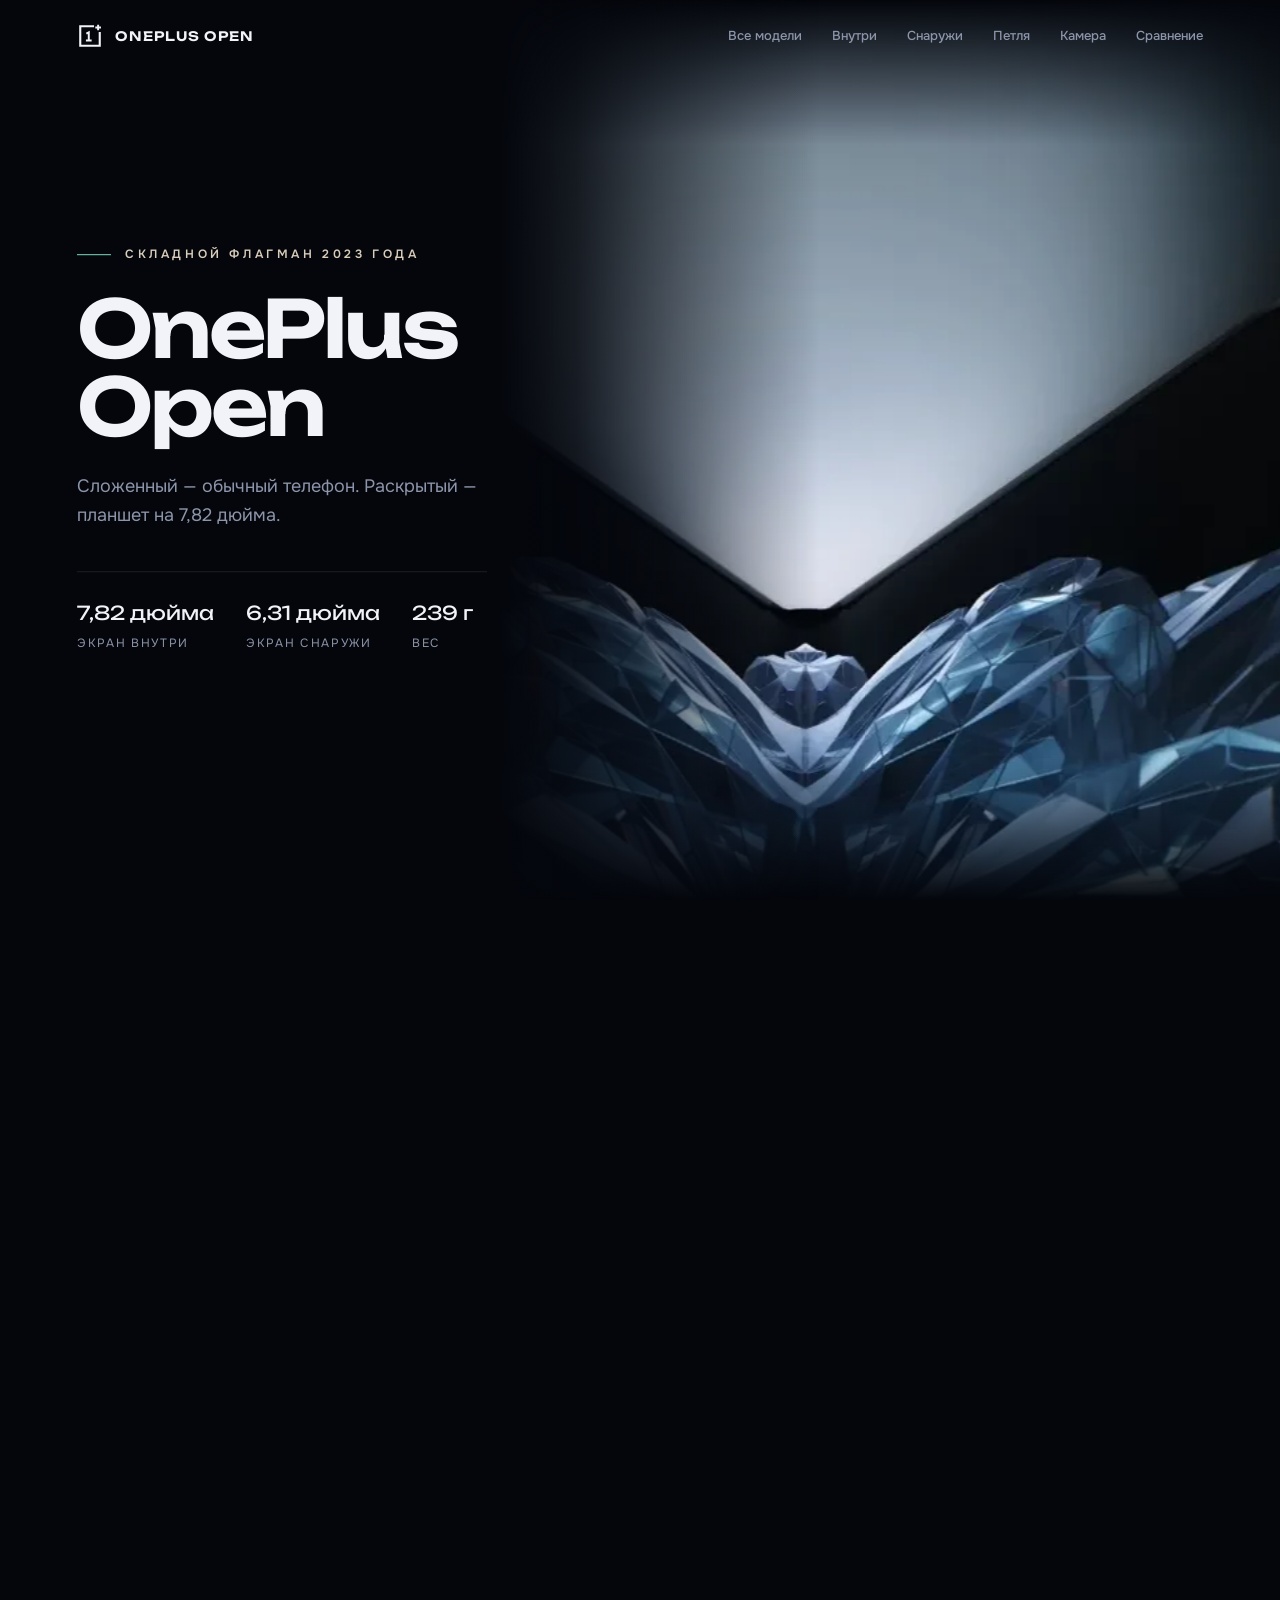
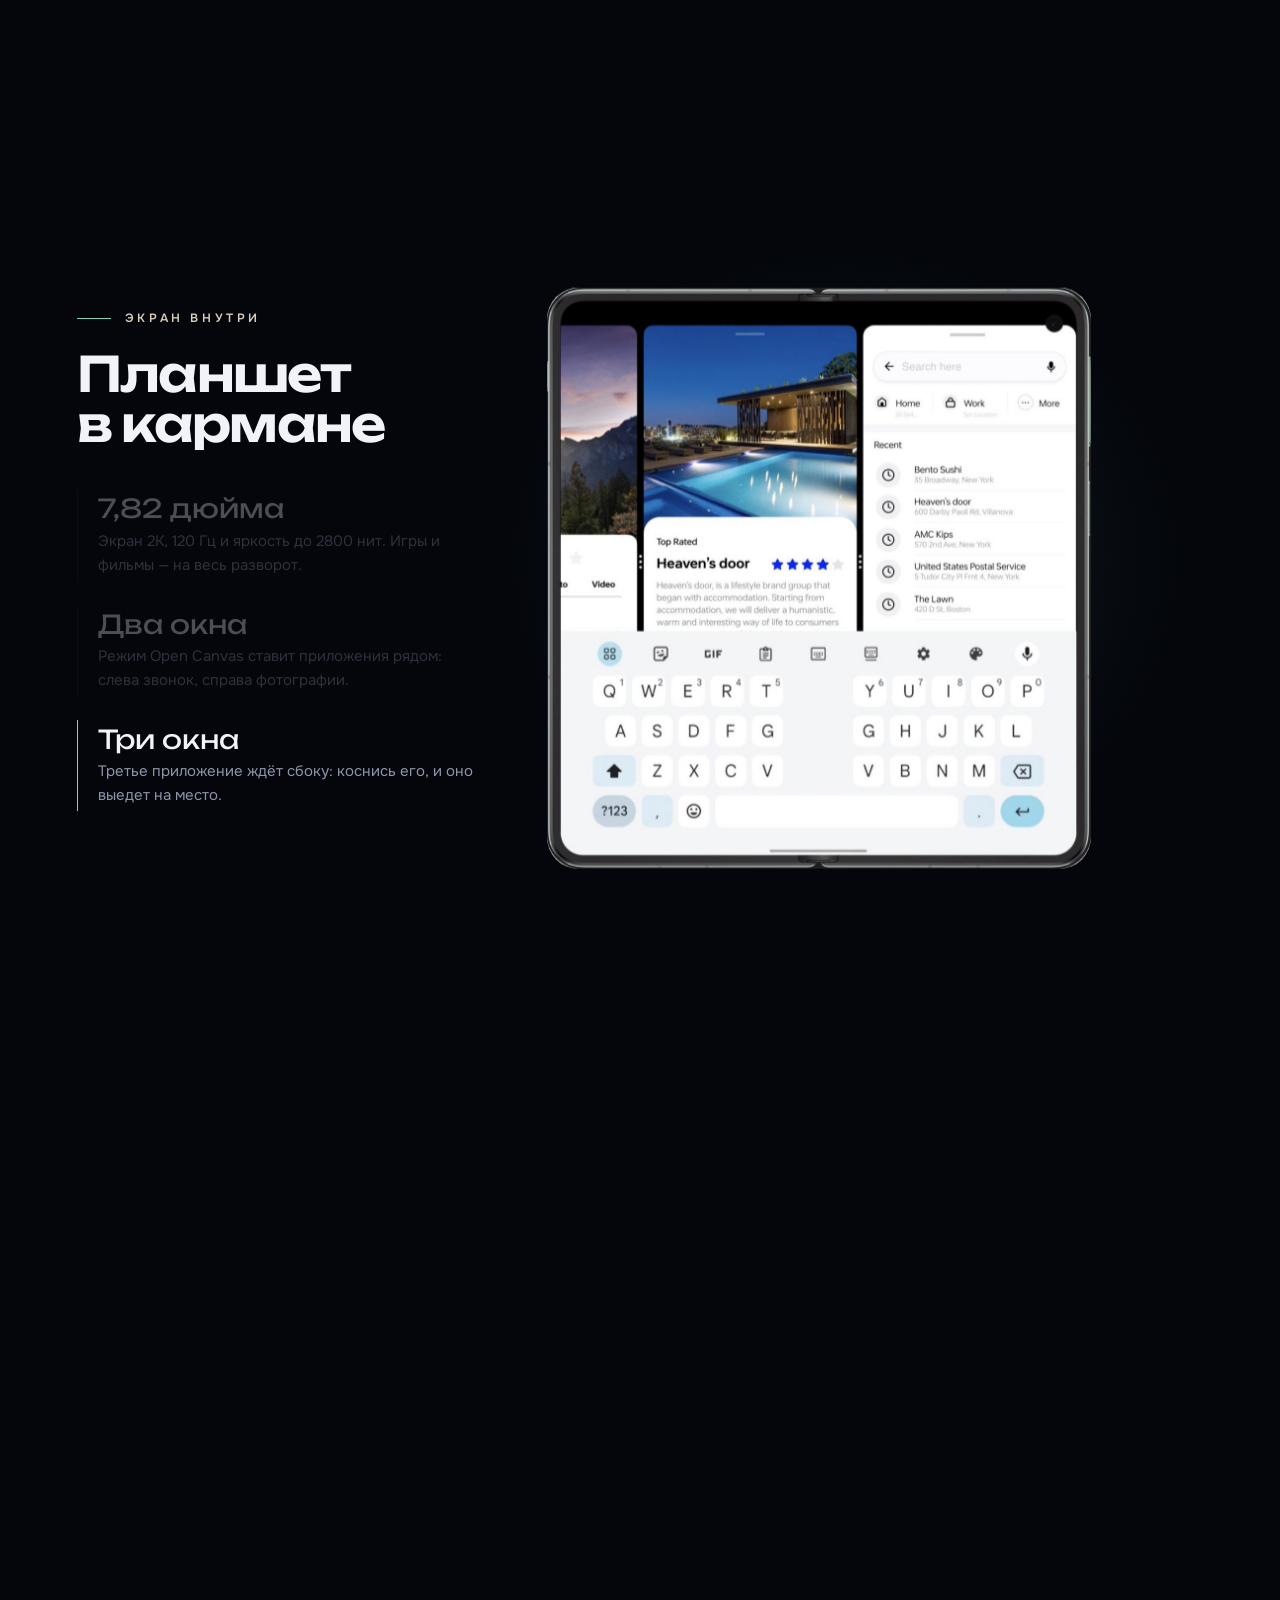
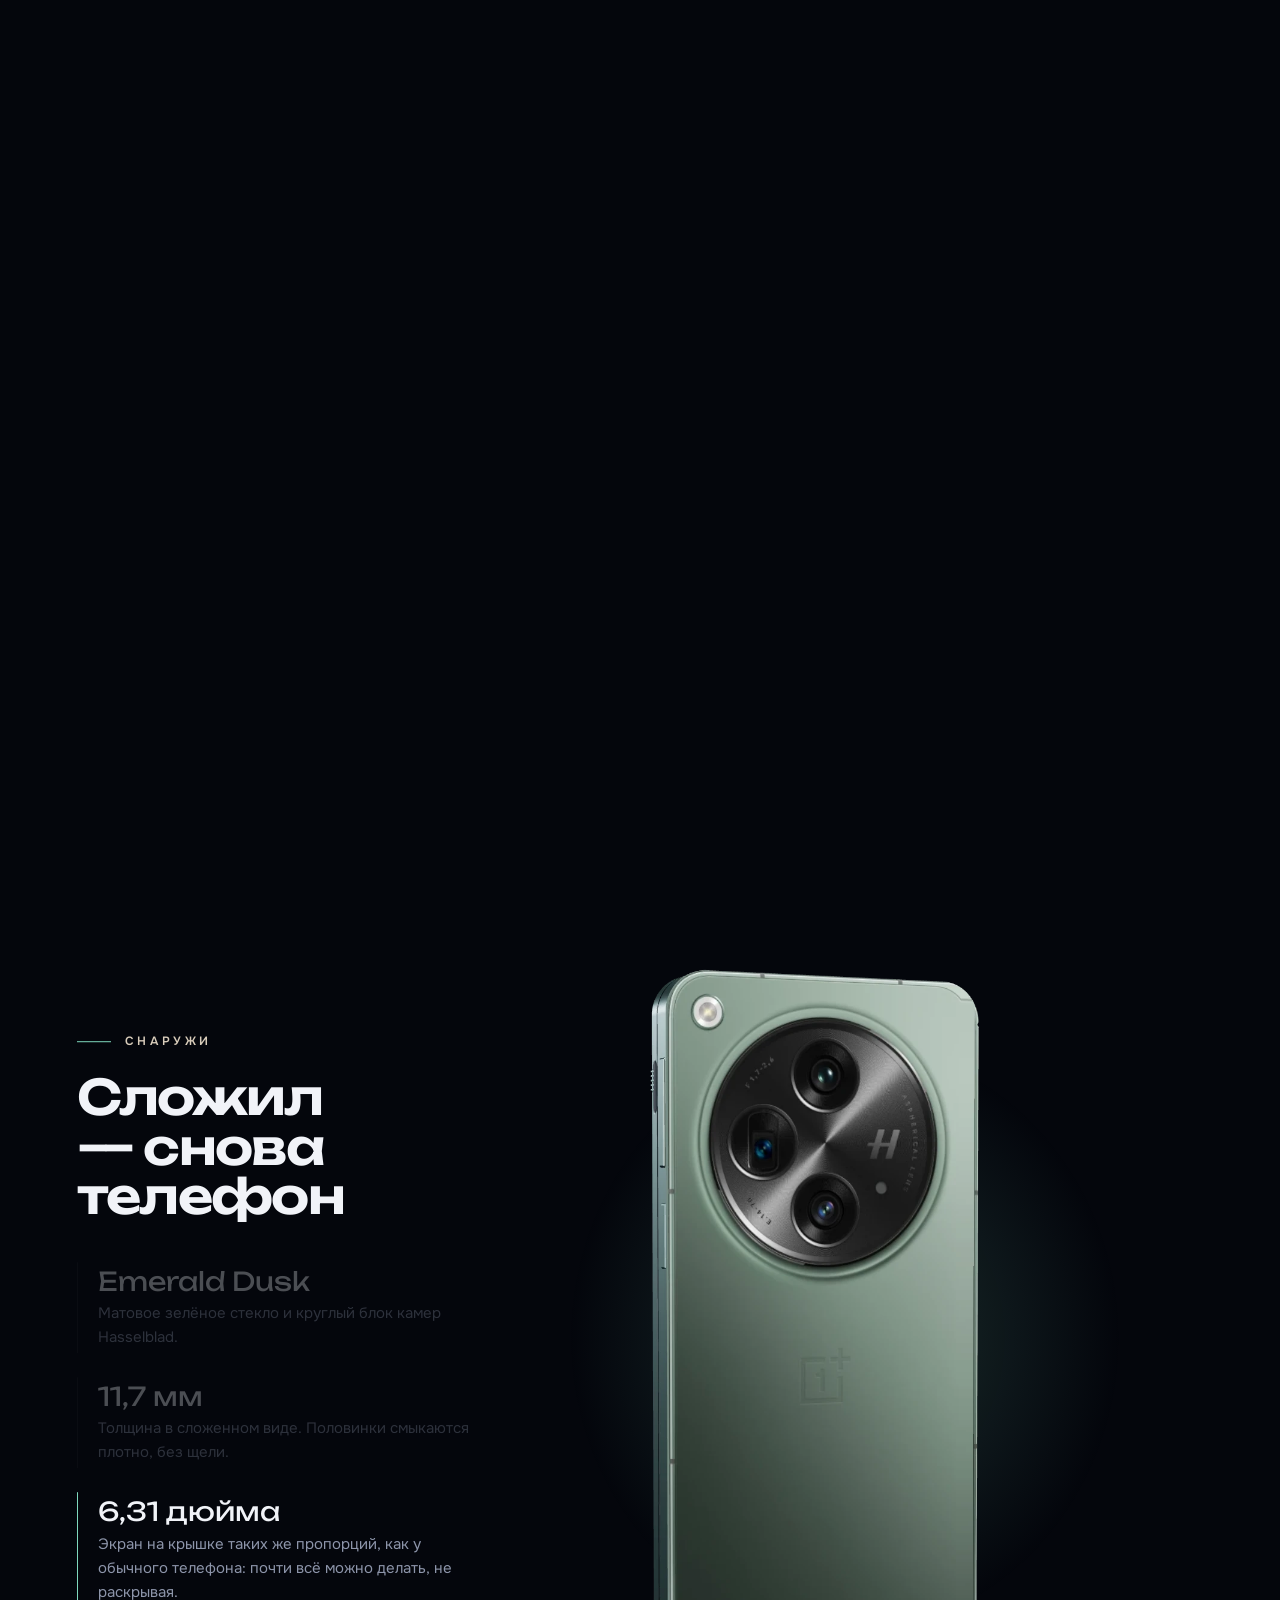
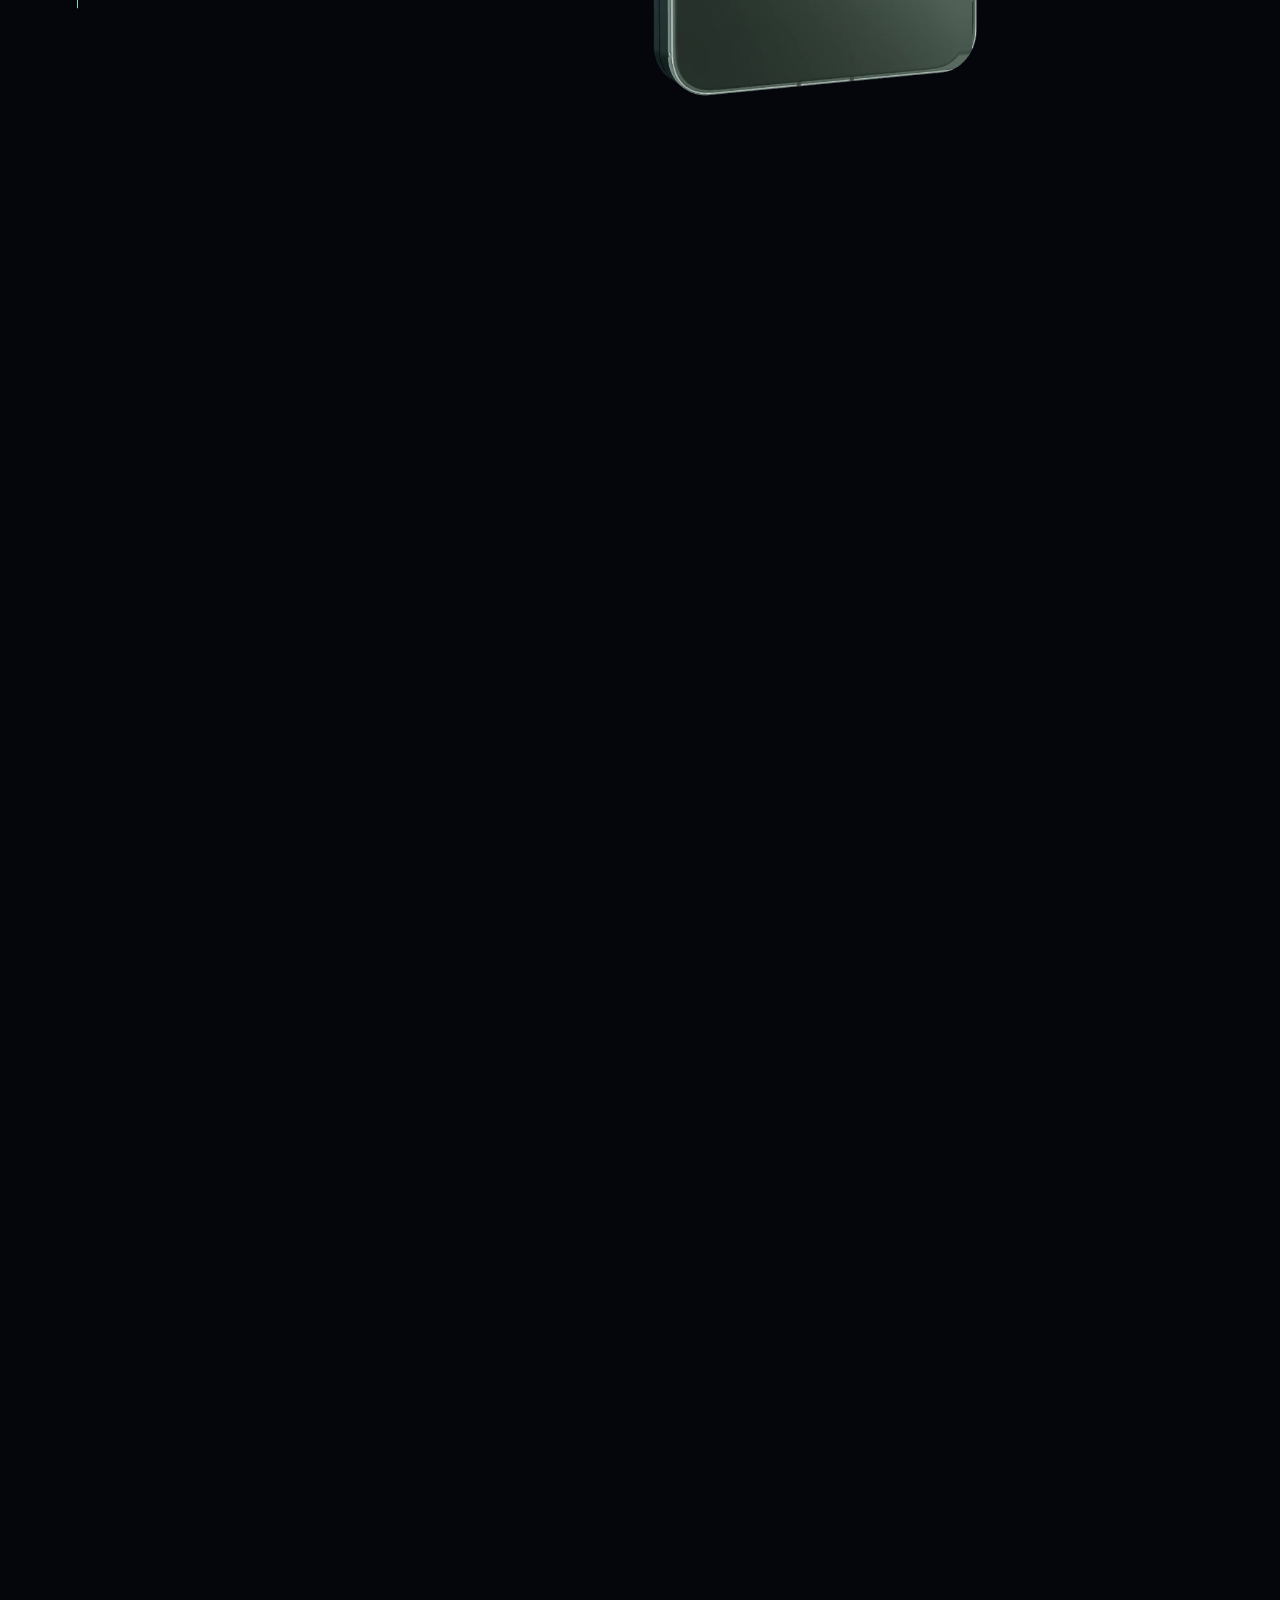
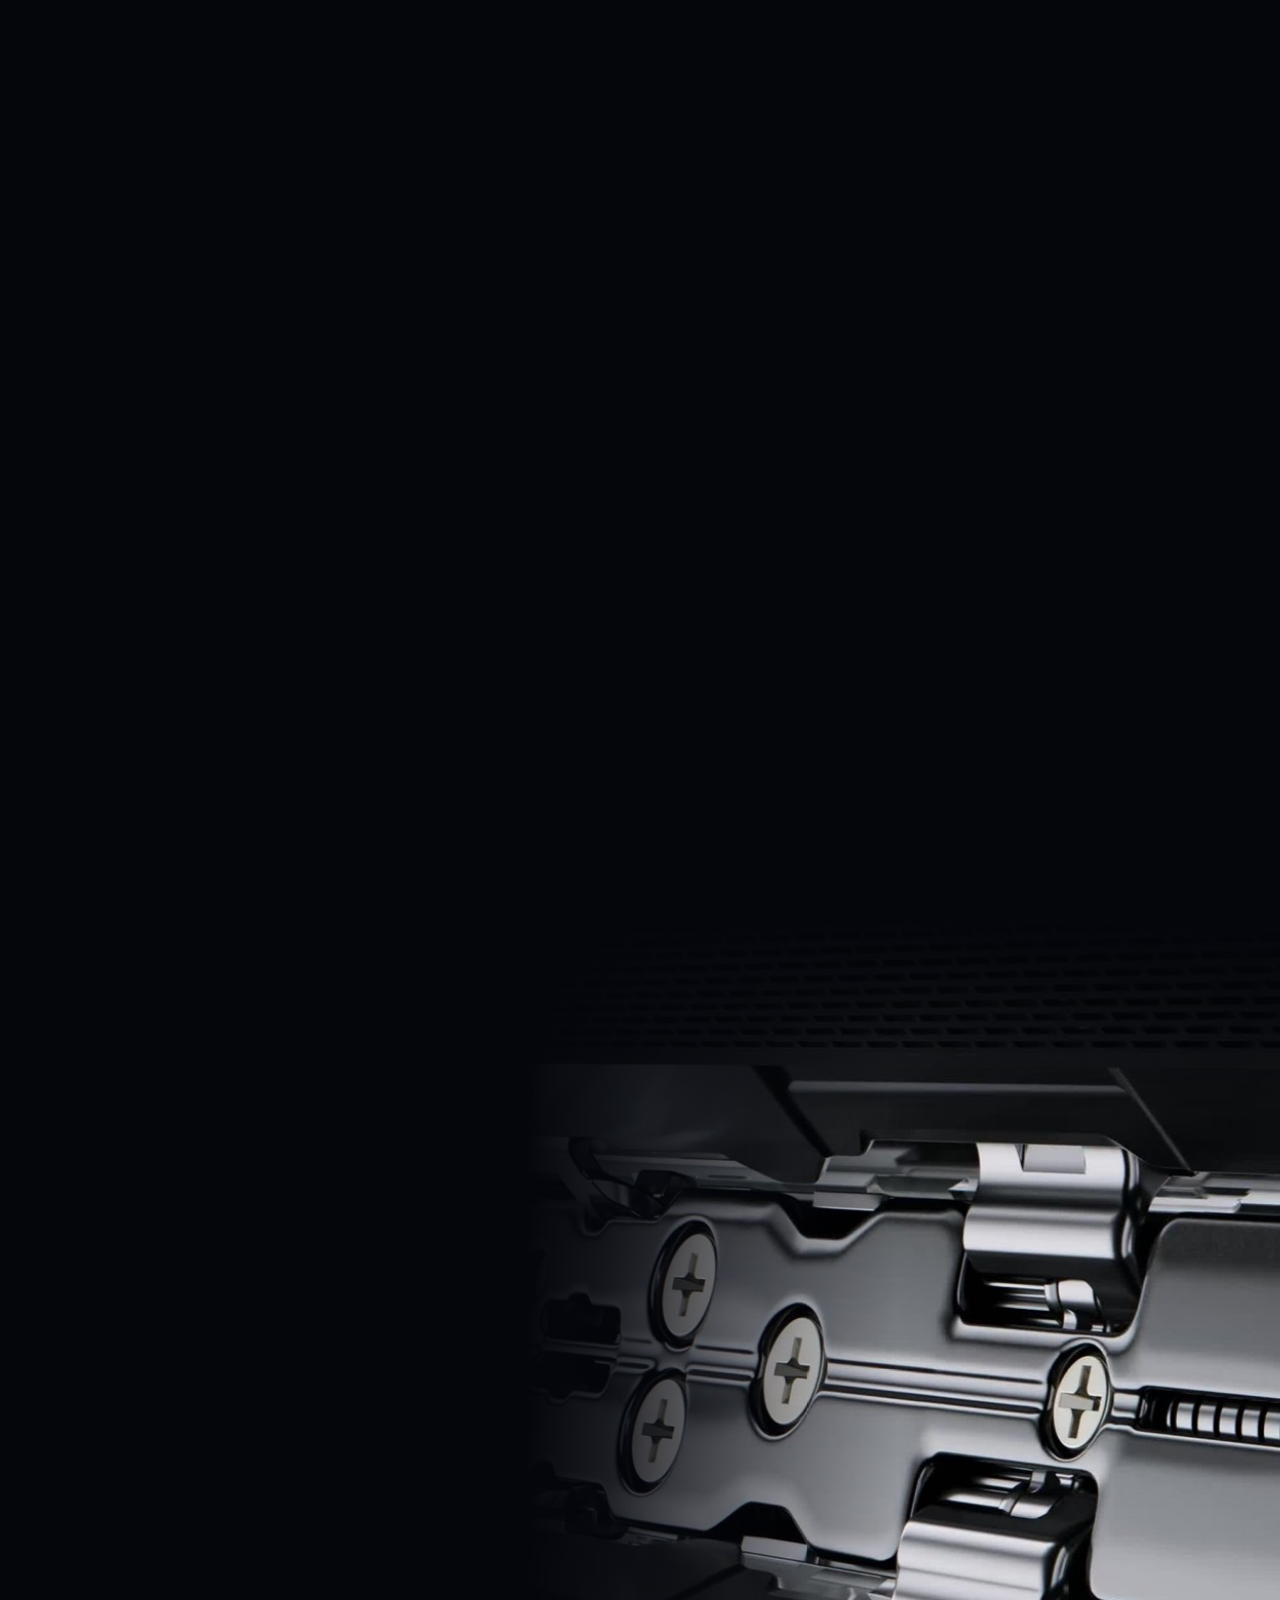
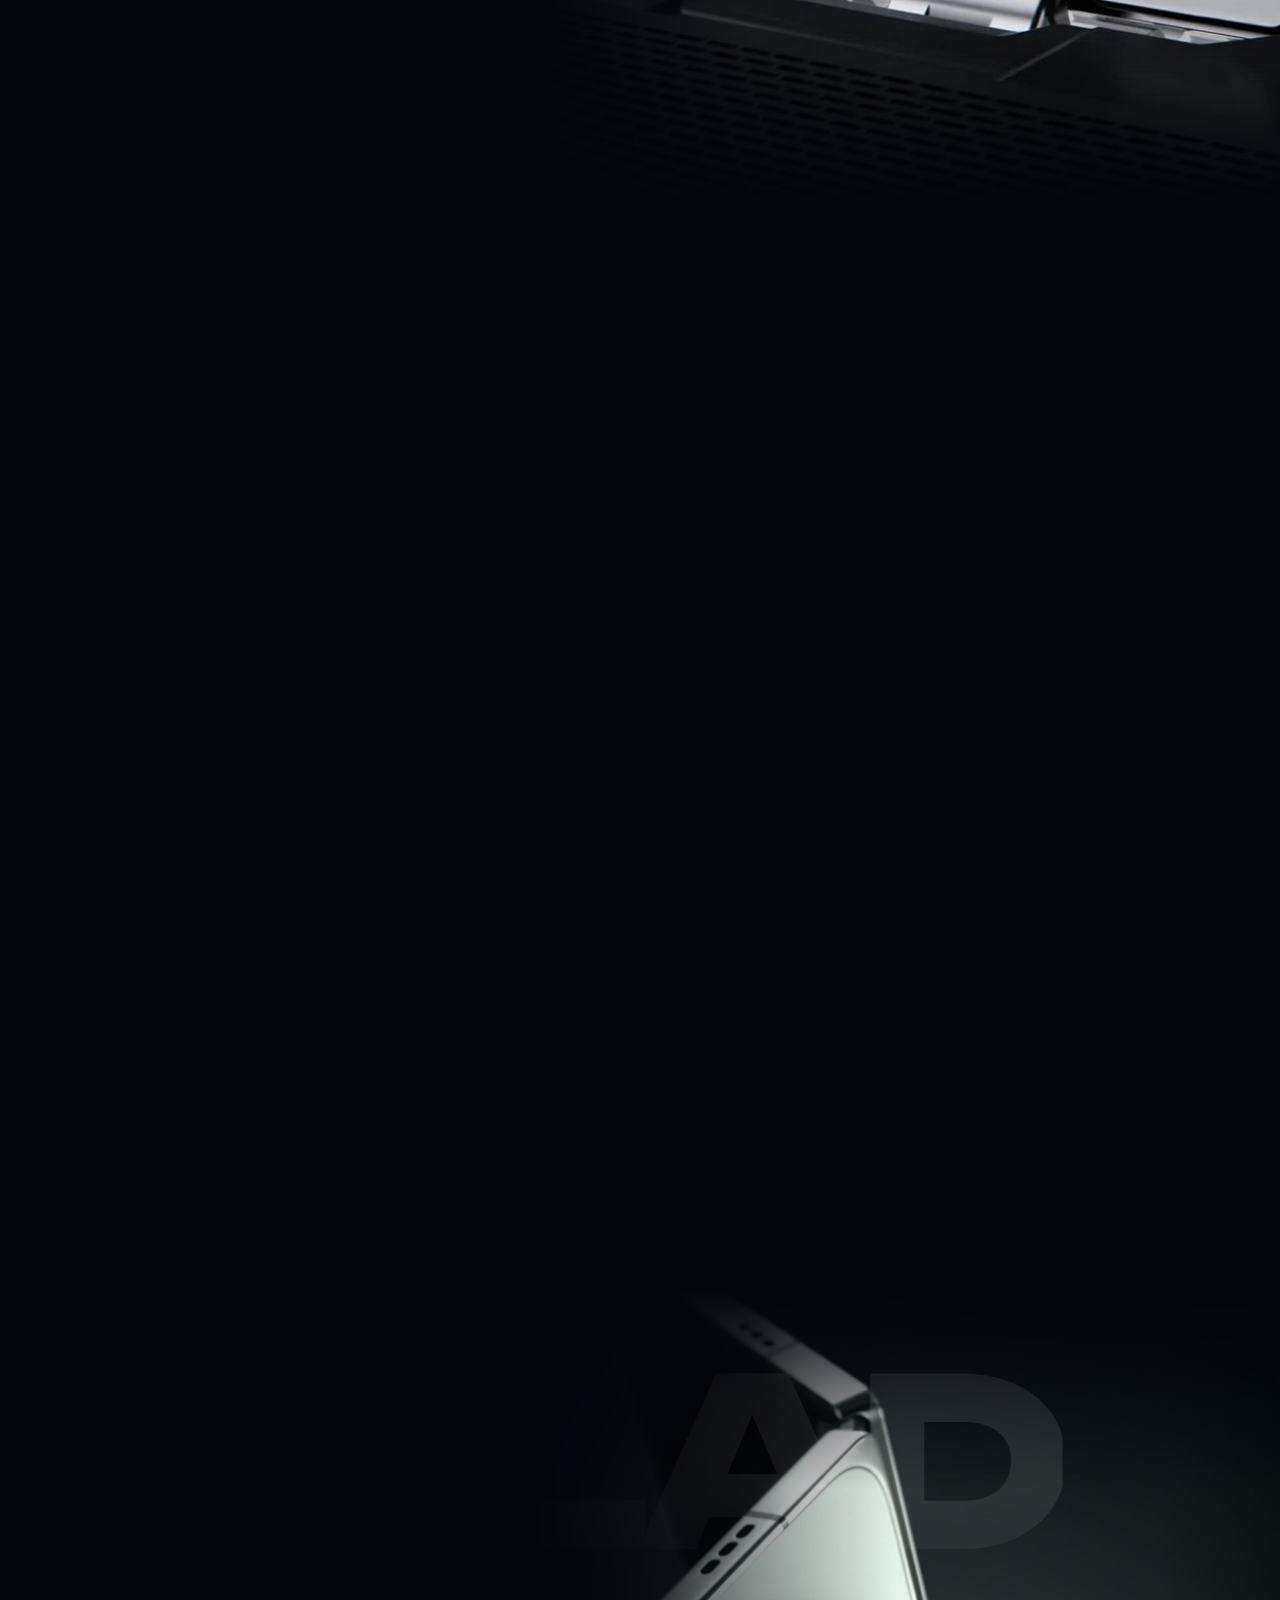
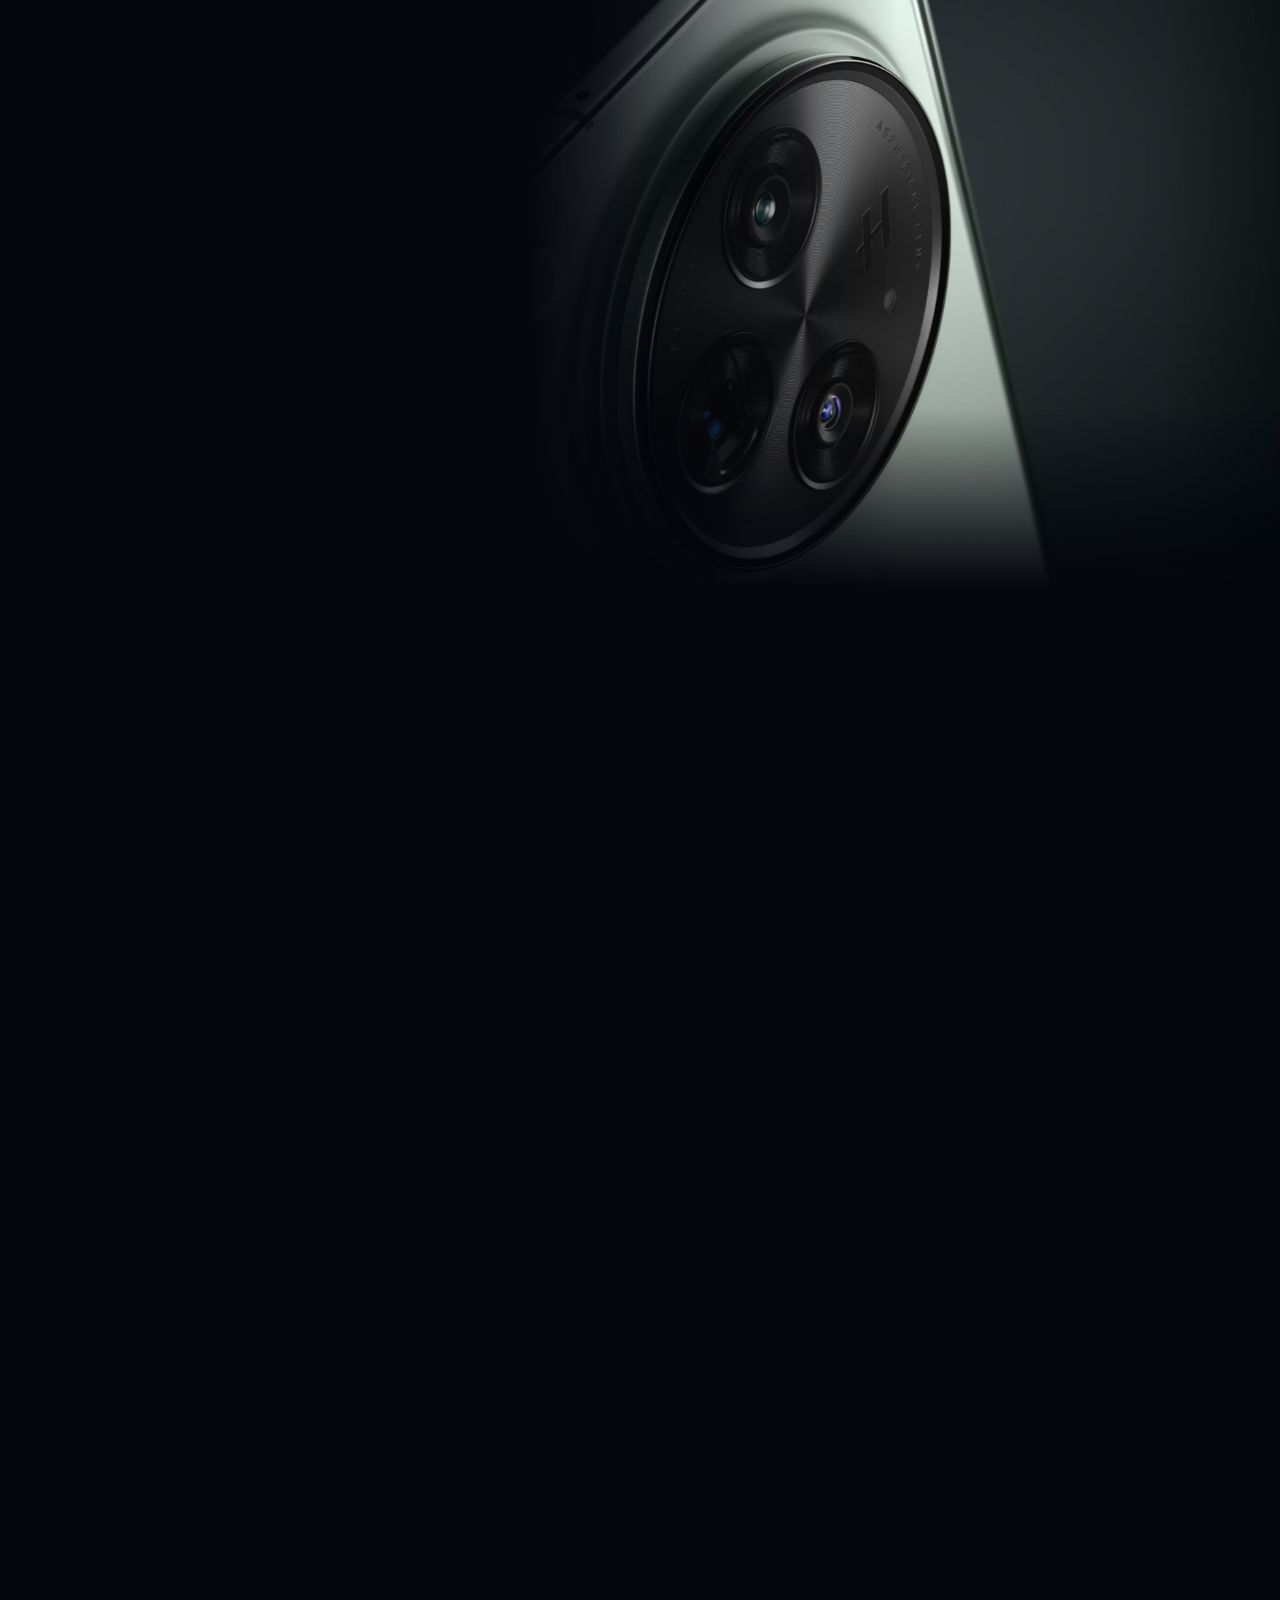
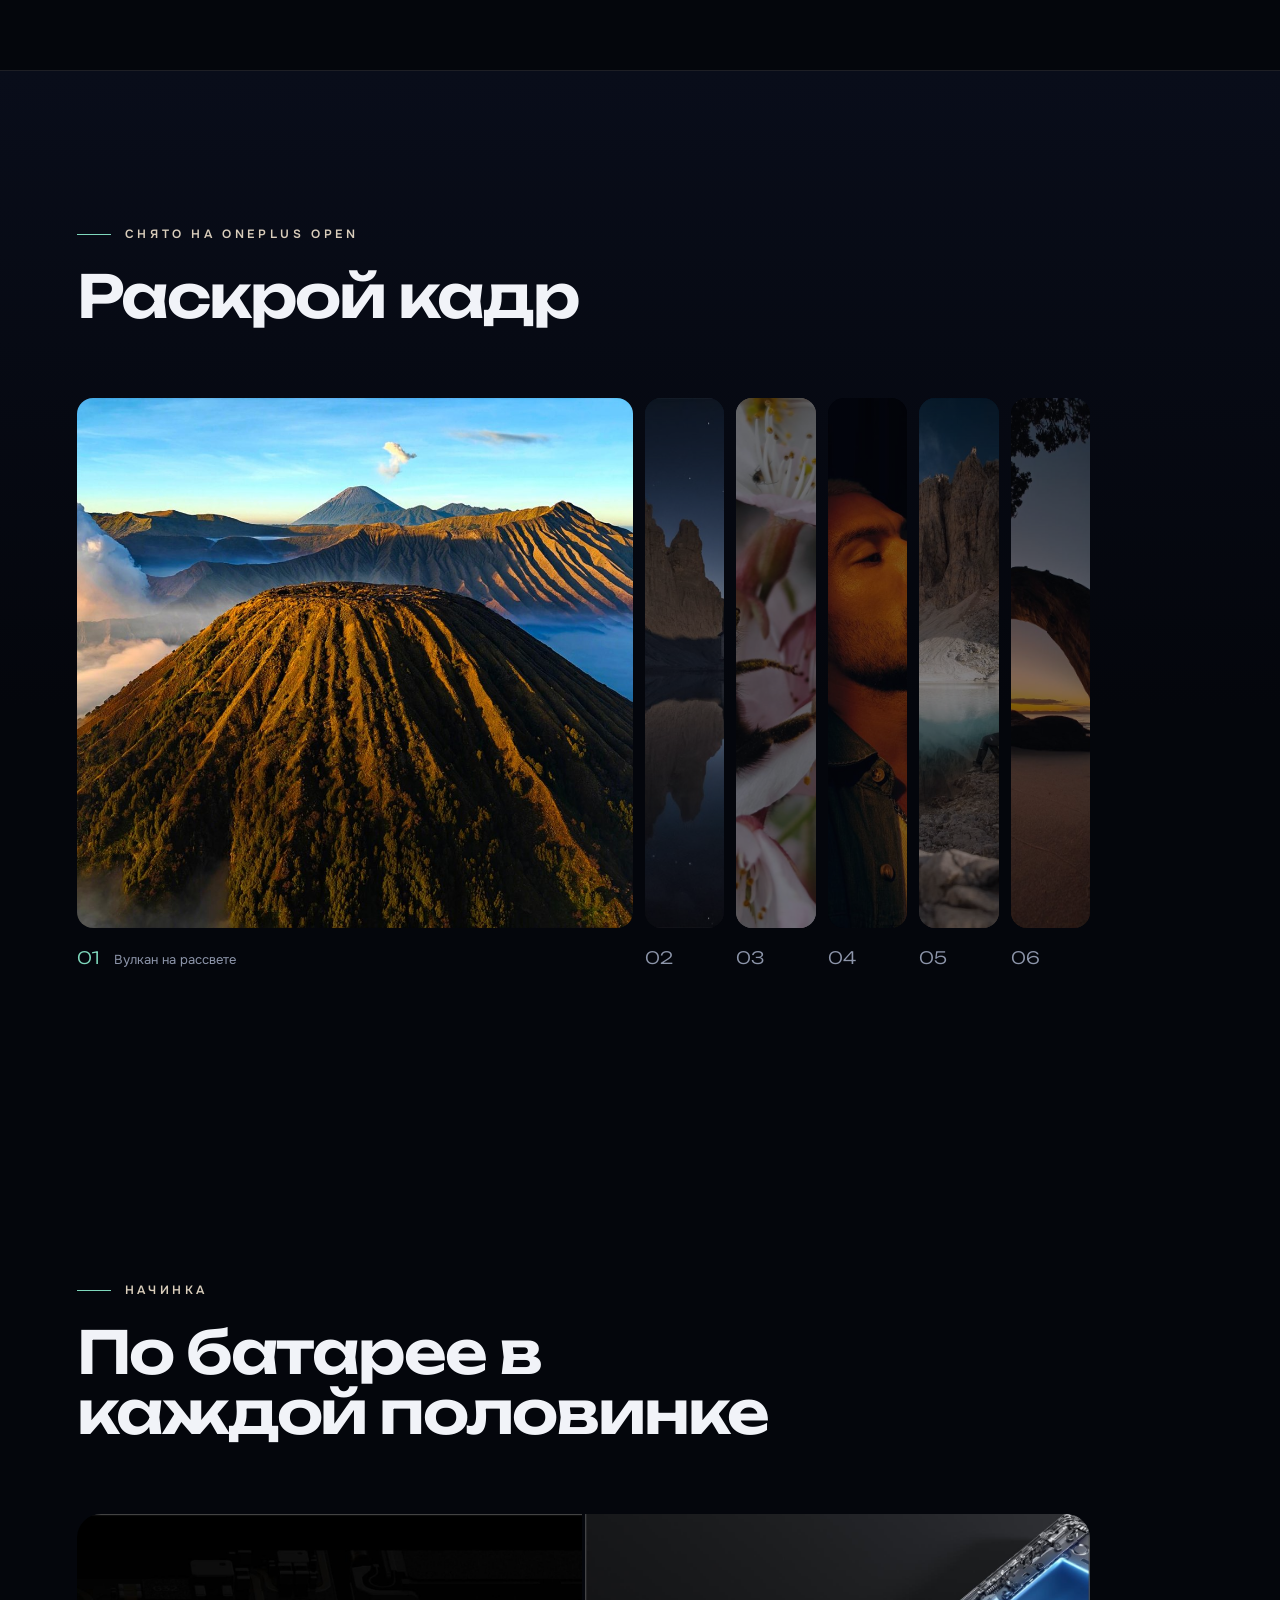
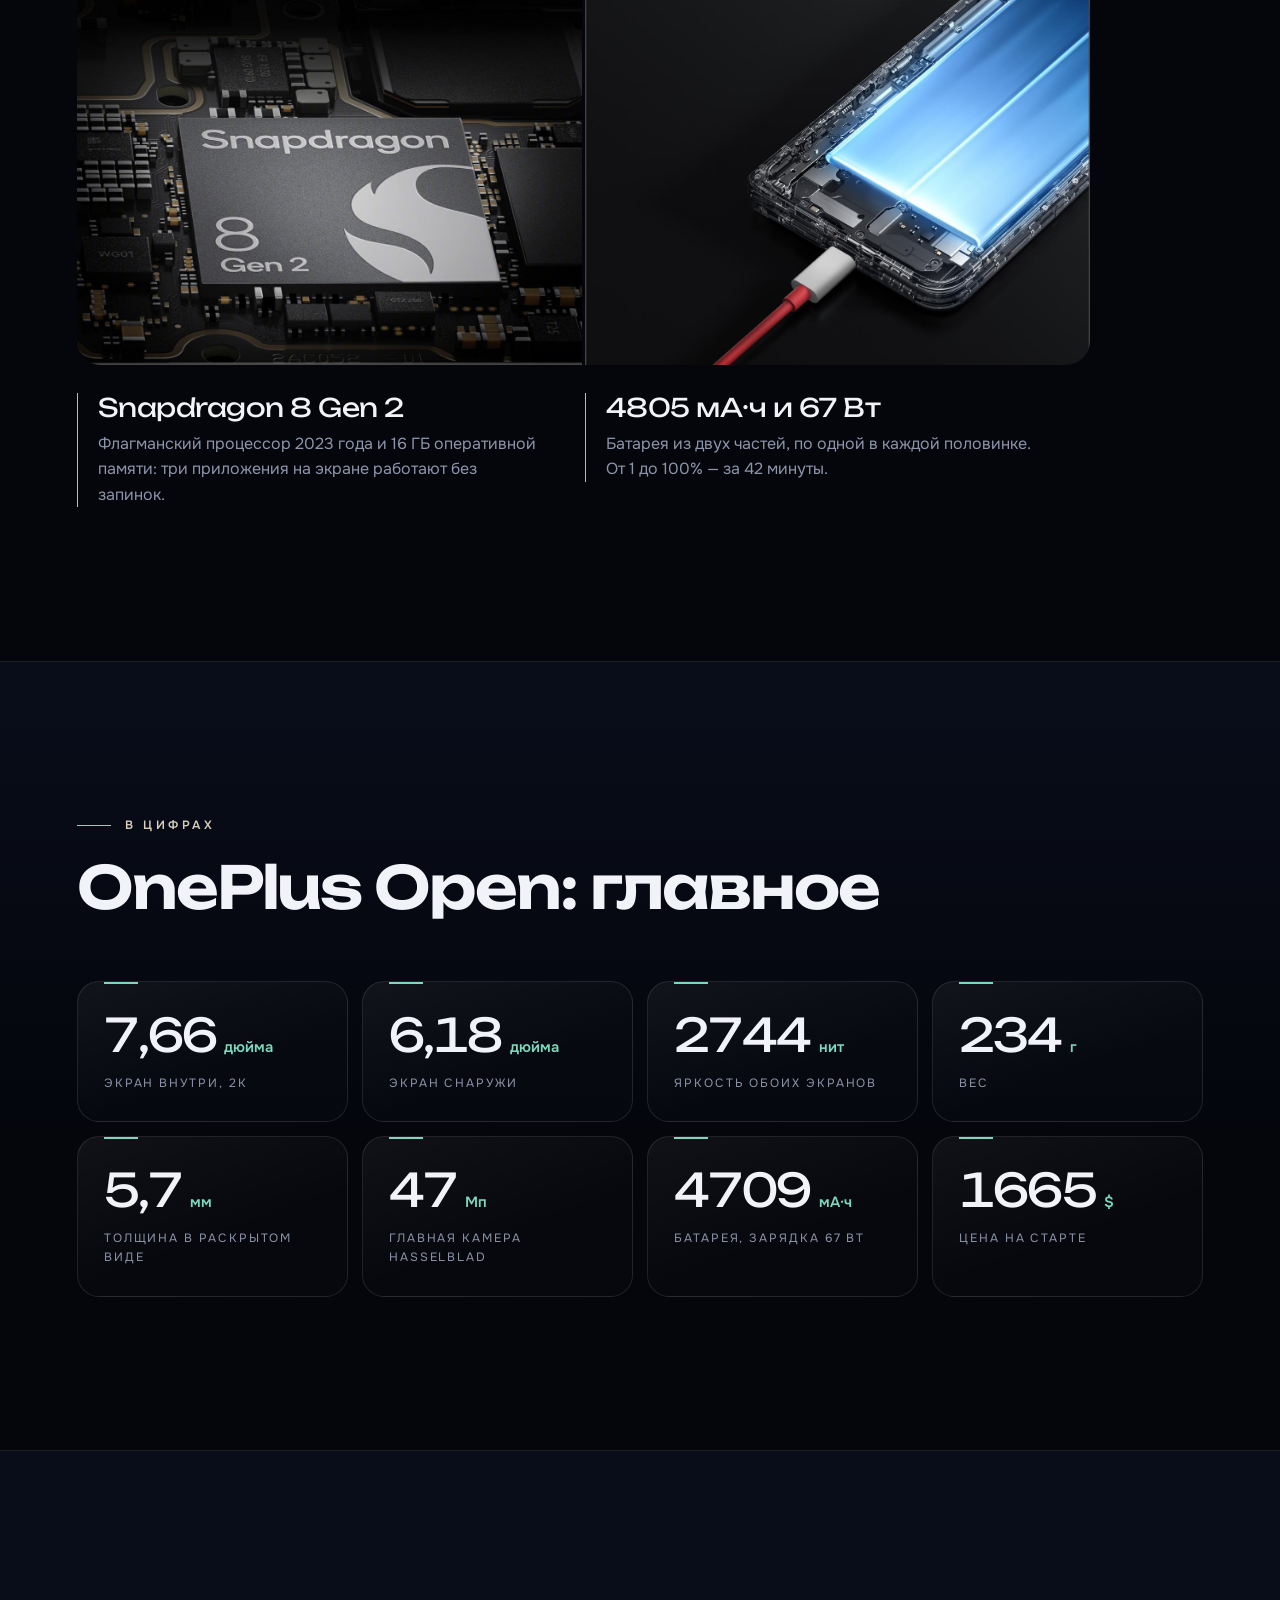
<file: open.html>
<!DOCTYPE html>
<html lang="ru">
<head>
  <meta charset="UTF-8">
  <!-- Правила безопасности: странице разрешено брать скрипты, стили, шрифты и картинки только из папки самого сайта.
       Чужой скрипт, даже если его как-то подсунут в страницу, браузер не выполнит -->
  <meta http-equiv="Content-Security-Policy" content="default-src 'self'; script-src 'self'; style-src 'self' 'unsafe-inline'; img-src 'self' data: blob:; font-src 'self'; connect-src 'self' blob:; media-src 'self'; worker-src 'self' blob:; object-src 'none'; base-uri 'self'; form-action 'none'">
  <meta name="referrer" content="strict-origin-when-cross-origin">
  <meta name="viewport" content="width=device-width, initial-scale=1.0, viewport-fit=cover">
  <title>OnePlus Open — обзор модели</title>
  <meta name="description" content="OnePlus Open: складной телефон, который раскрывается в планшет. Два экрана, три окна сразу, петля на миллион сгибаний, камера Hasselblad и сравнение с iPhone 15 Pro Max и Galaxy Z Fold5.">
  <meta name="theme-color" content="#04060c">
  <link rel="icon" href="favicon.svg" type="image/svg+xml">
  <!-- шрифты лежат в папке сайта (fonts/); два главных начинают грузиться сразу, чтобы заголовки не «прыгали» -->
  <link rel="preload" as="font" type="font/woff2" href="fonts/Unbounded-cyrillic.woff2" crossorigin>
  <link rel="preload" as="font" type="font/woff2" href="fonts/Unbounded-latin.woff2" crossorigin>
  <link rel="preload" as="font" type="font/woff2" href="fonts/Onest-cyrillic.woff2" crossorigin>
  <link rel="preload" as="font" type="font/woff2" href="fonts/Onest-latin.woff2" crossorigin>
  <link rel="stylesheet" href="fonts/fonts.css?v=1">
  <link rel="stylesheet" href="style.css?v=37">
  <link rel="stylesheet" href="open.css?v=35">
</head>
<!-- data-phone — ключ модели в data.js; класс is-open включает оформление этой страницы из open.css -->
<body class="is-open" data-phone="open">

  <a class="skip-link" href="#specs">Перейти к характеристикам</a>

  <header class="bar" id="bar">
    <a class="brand" href="index.html" aria-label="Ко всем моделям OnePlus">
      <svg class="brand-mark" viewBox="0 0 32 32" aria-hidden="true"><path d="M21 4H4v24h24V11" fill="none" stroke="currentColor" stroke-width="2.6"/><path d="M14.5 21.5v-10l-3 1.6M11 21.5h7M26 2v7M22.5 5.5h7" fill="none" stroke="currentColor" stroke-width="2.4"/></svg>
      <span id="brandName">OnePlus Open</span>
    </a>
    <nav class="bar-nav">
      <a href="index.html">Все модели</a>
      <a href="#inside">Внутри</a>
      <a href="#outside">Снаружи</a>
      <a href="#hinge">Петля</a>
      <a href="#camera">Камера</a>
      <a href="#versus">Сравнение</a>
    </nav>
  </header>

  <!-- Боковая навигация: точка текущего раздела вытягивается и показывает название -->
  <nav class="rail" id="rail" aria-label="Разделы страницы">
    <a href="#inside"><span>Внутри</span></a>
    <a href="#outside"><span>Снаружи</span></a>
    <a href="#hinge"><span>Петля</span></a>
    <a href="#camera"><span>Камера</span></a>
    <a href="#photos"><span>Снимки</span></a>
    <a href="#power"><span>Начинка</span></a>
    <a href="#specs"><span>Цифры</span></a>
    <a href="#versus"><span>Сравнение</span></a>
  </nav>

  <main id="top">

    <!-- ===== Первый экран: телефон раскрывается. Это ролик из кадров официального видео OnePlus ===== -->
    <!-- Каждая .scene задаёт длину прокрутки, а .pin внутри «прилипает» к экрану на это время -->
    <!-- Ролик — обычное видео без звука: open.js один раз запускает его, когда страница загрузилась, и он замирает -->
    <!-- на последнем кадре. До запуска виден первый кадр (poster). Слово за кадрами делится пополам, и половинки -->
    <!-- разъезжаются вместе с телефоном (анимация в open.css) -->
    <section class="scene scene-hero scene-unfold" data-scene="unfold">
      <div class="pin">
        <div class="unfold-frames" id="unfoldFrames" aria-hidden="true">
          <video src="assets/open/unfold.mp4?v=3" poster="assets/open/unfold-first.webp?v=3" data-last="assets/open/unfold-last.webp?v=3" width="1280" height="720" muted playsinline preload="auto" disablepictureinpicture disableremoteplayback tabindex="-1"></video>
        </div>
        <div class="unfold-shade" aria-hidden="true"></div>
        <!-- шторка слева: темнеет, только пока на экране стоит текст, чтобы буквы не ложились на кадр -->
        <div class="unfold-curtain" id="unfoldCurtain" aria-hidden="true"></div>
        <div class="bigword" id="heroWord" aria-hidden="true"></div>
        <div class="hero-copy" id="heroCopy">
          <p class="kicker" id="heroKicker"></p>
          <h1 id="heroName"></h1>
          <p class="lead" id="heroLead"></p>
          <ul class="facts" id="heroFacts"></ul>
        </div>
        <!-- второй текст первого экрана: появляется, когда телефон раскрылся -->
        <div class="hero-after" id="heroAfter">
          <p class="kicker">Раскрытие</p>
          <h2>Был телефон — стал планшет</h2>
          <p class="shot-text">Половинки расходятся и ложатся в один плоский лист толщиной 5,8 мм. Складка посередине почти не видна.</p>
          <ul class="stats">
            <li><b>5,8</b><span>мм раскрытый</span></li>
            <li><b>11,7</b><span>мм сложенный</span></li>
            <li><b>239</b><span>граммов</span></li>
          </ul>
        </div>
      </div>
    </section>

    <!-- ===== Внутри: раскрытый телефон из двух половинок. Он распрямляется, потом на экране по очереди встают одно, два и три окна ===== -->
    <!-- Каждая половинка — своя половина официального снимка; в ней три снимка лежат стопкой. Двигает open.js -->
    <section class="scene scene-book" id="inside" data-scene="book">
      <div class="pin">
        <div class="glow glow-book" aria-hidden="true"></div>
        <div class="book" id="book" role="img" aria-label="Раскрытый OnePlus Open: на большом экране одно, два и три окна приложений">
          <div class="book-half is-left">
            <img decoding="async" src="assets/open/book-1.jpg" alt="" width="1100" height="1176">
            <img decoding="async" src="assets/open/book-2.jpg" alt="" width="1100" height="1176" loading="lazy">
            <img decoding="async" src="assets/open/book-3.jpg" alt="" width="1100" height="1176" loading="lazy">
          </div>
          <div class="book-half is-right">
            <img decoding="async" src="assets/open/book-1.jpg" alt="" width="1100" height="1176">
            <img decoding="async" src="assets/open/book-2.jpg" alt="" width="1100" height="1176" loading="lazy">
            <img decoding="async" src="assets/open/book-3.jpg" alt="" width="1100" height="1176" loading="lazy">
          </div>
        </div>
        <div class="spin-copy">
          <p class="kicker">Экран внутри</p>
          <h2>Планшет в кармане</h2>
          <ul class="steps">
            <li><b>7,82 дюйма</b><span>Экран 2K, 120 Гц и яркость до 2800 нит. Игры и фильмы — на весь разворот.</span></li>
            <li><b>Два окна</b><span>Режим Open Canvas ставит приложения рядом: слева звонок, справа фотографии.</span></li>
            <li><b>Три окна</b><span>Третье приложение ждёт сбоку: коснись его, и оно выедет на место.</span></li>
          </ul>
        </div>
      </div>
    </section>

    <!-- ===== Снаружи: сложенный телефон. Он объёмный: поворачивается спинкой, ребром и экраном на крышке ===== -->
    <!-- Телефон собран из официальных снимков, его рисует open-turn.js -->
    <section class="scene scene-outside" id="outside" data-scene="outside">
      <div class="pin">
        <div class="glow glow-outside" aria-hidden="true"></div>
        <div class="outside-stage"><img class="poster" src="assets/open/poster-turn.webp" alt="Сложенный OnePlus Open в цвете Emerald Dusk, вид сзади" width="660" height="1410" loading="lazy" decoding="async"><canvas id="outsideCanvas" aria-hidden="true"></canvas></div>
        <div class="spin-copy">
          <p class="kicker">Снаружи</p>
          <h2>Сложил — снова телефон</h2>
          <ul class="steps">
            <li><b>Emerald Dusk</b><span>Матовое зелёное стекло и круглый блок камер Hasselblad.</span></li>
            <li><b>11,7 мм</b><span>Толщина в сложенном виде. Половинки смыкаются плотно, без щели.</span></li>
            <li><b>6,31 дюйма</b><span>Экран на крышке таких же пропорций, как у обычного телефона: почти всё можно делать, не раскрывая.</span></li>
          </ul>
        </div>
      </div>
    </section>

    <!-- тёмные кадры «Петля» и «Камера»: их собирает page.js из data.js -->
    <div id="shots"></div>

    <!-- ===== Снимки: шесть официальных фотографий сложены гармошкой. Наведи или нажми — снимок раскроется ===== -->
    <section class="section section-line" id="photos">
      <div class="wrap">
        <p class="kicker reveal">Снято на OnePlus Open</p>
        <h2 class="section-title reveal">Раскрой кадр</h2>
        <div class="fan reveal" id="fan">
          <figure class="is-on" tabindex="0"><div class="fan-photo"><img decoding="async" src="assets/open/photo-1.jpg" alt="Вулкан на рассвете, снято с высоты" loading="lazy"></div><figcaption><b>01</b><span>Вулкан на рассвете</span></figcaption></figure>
          <figure tabindex="0"><div class="fan-photo"><img decoding="async" src="assets/open/photo-2.jpg" alt="Скалы и звёздное небо отражаются в озере" loading="lazy"></div><figcaption><b>02</b><span>Ночь в горах</span></figcaption></figure>
          <figure tabindex="0"><div class="fan-photo"><img decoding="async" src="assets/open/photo-3.jpg" alt="Шмель на цветке вишни" loading="lazy"></div><figcaption><b>03</b><span>Шмель крупным планом</span></figcaption></figure>
          <figure tabindex="0"><div class="fan-photo"><img decoding="async" src="assets/open/photo-4.jpg" alt="Портрет мужчины в тёмной комнате" loading="lazy"></div><figcaption><b>04</b><span>Портрет в полутьме</span></figcaption></figure>
          <figure tabindex="0"><div class="fan-photo"><img decoding="async" src="assets/open/photo-5.jpg" alt="Человек сидит на берегу горного озера" loading="lazy"></div><figcaption><b>05</b><span>Горное озеро</span></figcaption></figure>
          <figure tabindex="0"><div class="fan-photo"><img decoding="async" src="assets/open/photo-6.jpg" alt="Изогнутое дерево на закате" loading="lazy"></div><figcaption><b>06</b><span>Дерево на закате</span></figcaption></figure>
        </div>
      </div>
    </section>

    <!-- ===== Начинка: два кадра как разворот книги. Страницы раскрываются от середины, когда блок появляется на экране ===== -->
    <section class="section" id="power">
      <div class="wrap">
        <p class="kicker reveal">Начинка</p>
        <h2 class="section-title reveal">По батарее в каждой половинке</h2>
        <div class="spread">
          <figure class="reveal is-left">
            <div class="spread-photo"><img decoding="async" src="assets/open/tile-chip.jpg" alt="Процессор Snapdragon 8 Gen 2 на плате OnePlus Open" width="1300" height="1057" loading="lazy"></div>
            <figcaption><b>Snapdragon 8 Gen 2</b><span>Флагманский процессор 2023 года и 16 ГБ оперативной памяти: три приложения на экране работают без запинок.</span></figcaption>
          </figure>
          <figure class="reveal is-right">
            <div class="spread-photo"><img decoding="async" src="assets/open/tile-battery.jpg" alt="OnePlus Open в разрезе: батарея и красный кабель зарядки" width="1272" height="1239" loading="lazy"></div>
            <figcaption><b>4805 мА·ч и 67 Вт</b><span>Батарея из двух частей, по одной в каждой половинке. От 1 до 100% — за 42 минуты.</span></figcaption>
          </figure>
        </div>
      </div>
    </section>

    <!-- ===== Цифры ===== -->
    <section class="section section-line" id="specs">
      <div class="wrap">
        <p class="kicker reveal">В цифрах</p>
        <h2 class="section-title reveal" id="specsTitle"></h2>
        <div class="spec-grid" id="specGrid"></div>
      </div>
    </section>

    <!-- ===== Сравнение с теми, кто уже продавался, когда OnePlus Open вышел ===== -->
    <section class="section section-line" id="versus">
      <div class="wrap">
        <h2 class="section-title versus-title reveal">Против iPhone 15 Pro Max<br>и Galaxy Z Fold5</h2>
        <!-- счёт побед и сама таблица: их собирает page.js из data.js -->
        <div class="score" id="score"></div>
        <div class="versus" id="versusTable"></div>
      </div>
    </section>

  </main>

  <footer class="footer">
    <div class="wrap footer-row">
      <span class="footer-brand">OnePlus Open</span>
      <p>Неофициальный фан-сайт, не связан с компанией OnePlus. Кадры раскрытия, изображения телефона и снимки с его камеры — с официального сайта oneplus.com. Характеристики из открытых источников, цены стартовые для США. Соперники — модели, которые уже продавались, когда OnePlus Open вышел.</p>
    </div>
  </footer>

  <script src="data.js?v=33"></script>
  <!-- open.js добавляет сцены этой страницы, поэтому стоит перед общим page.js -->
  <script src="open.js?v=35"></script>
  <script src="page.js?v=31"></script>
  <!-- объёмный телефон раздела «Снаружи» (open-turn.js) подгружает open.js, когда до раздела долистали -->
</body>
</html>
</file>
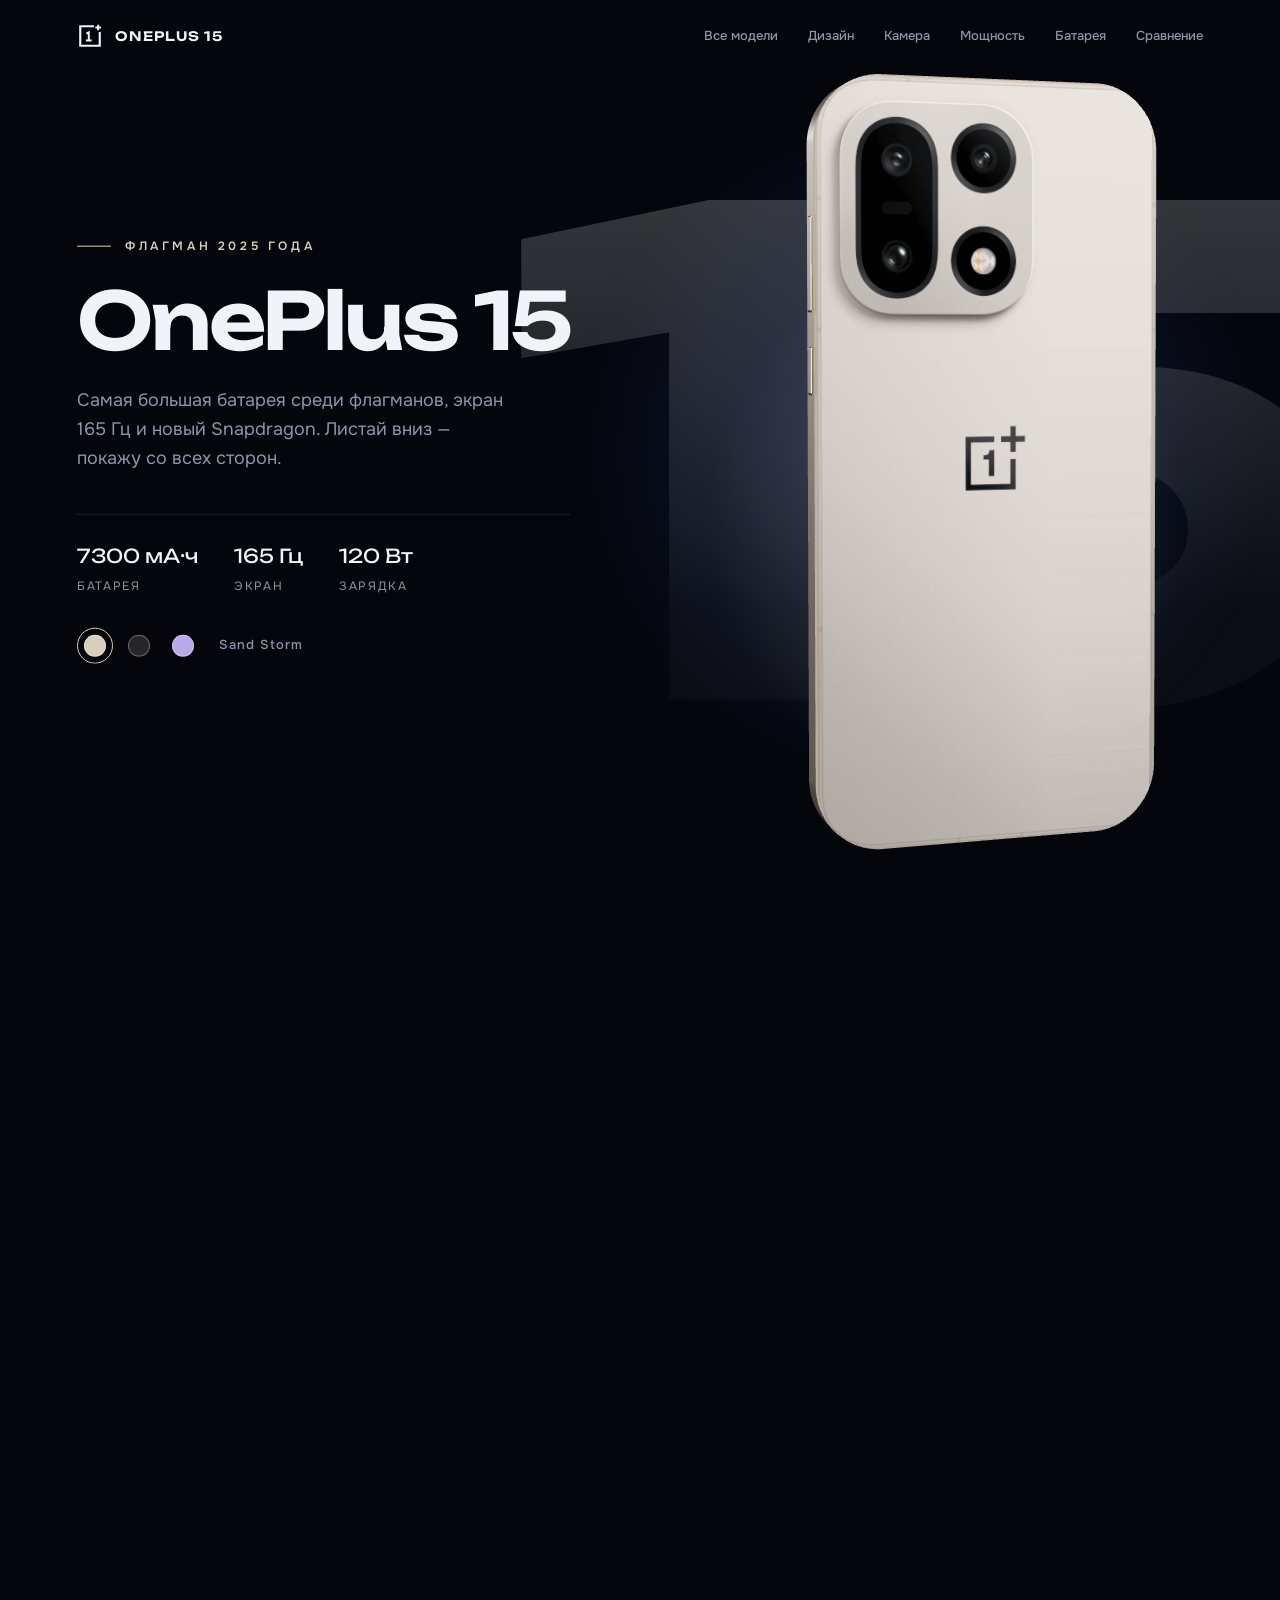
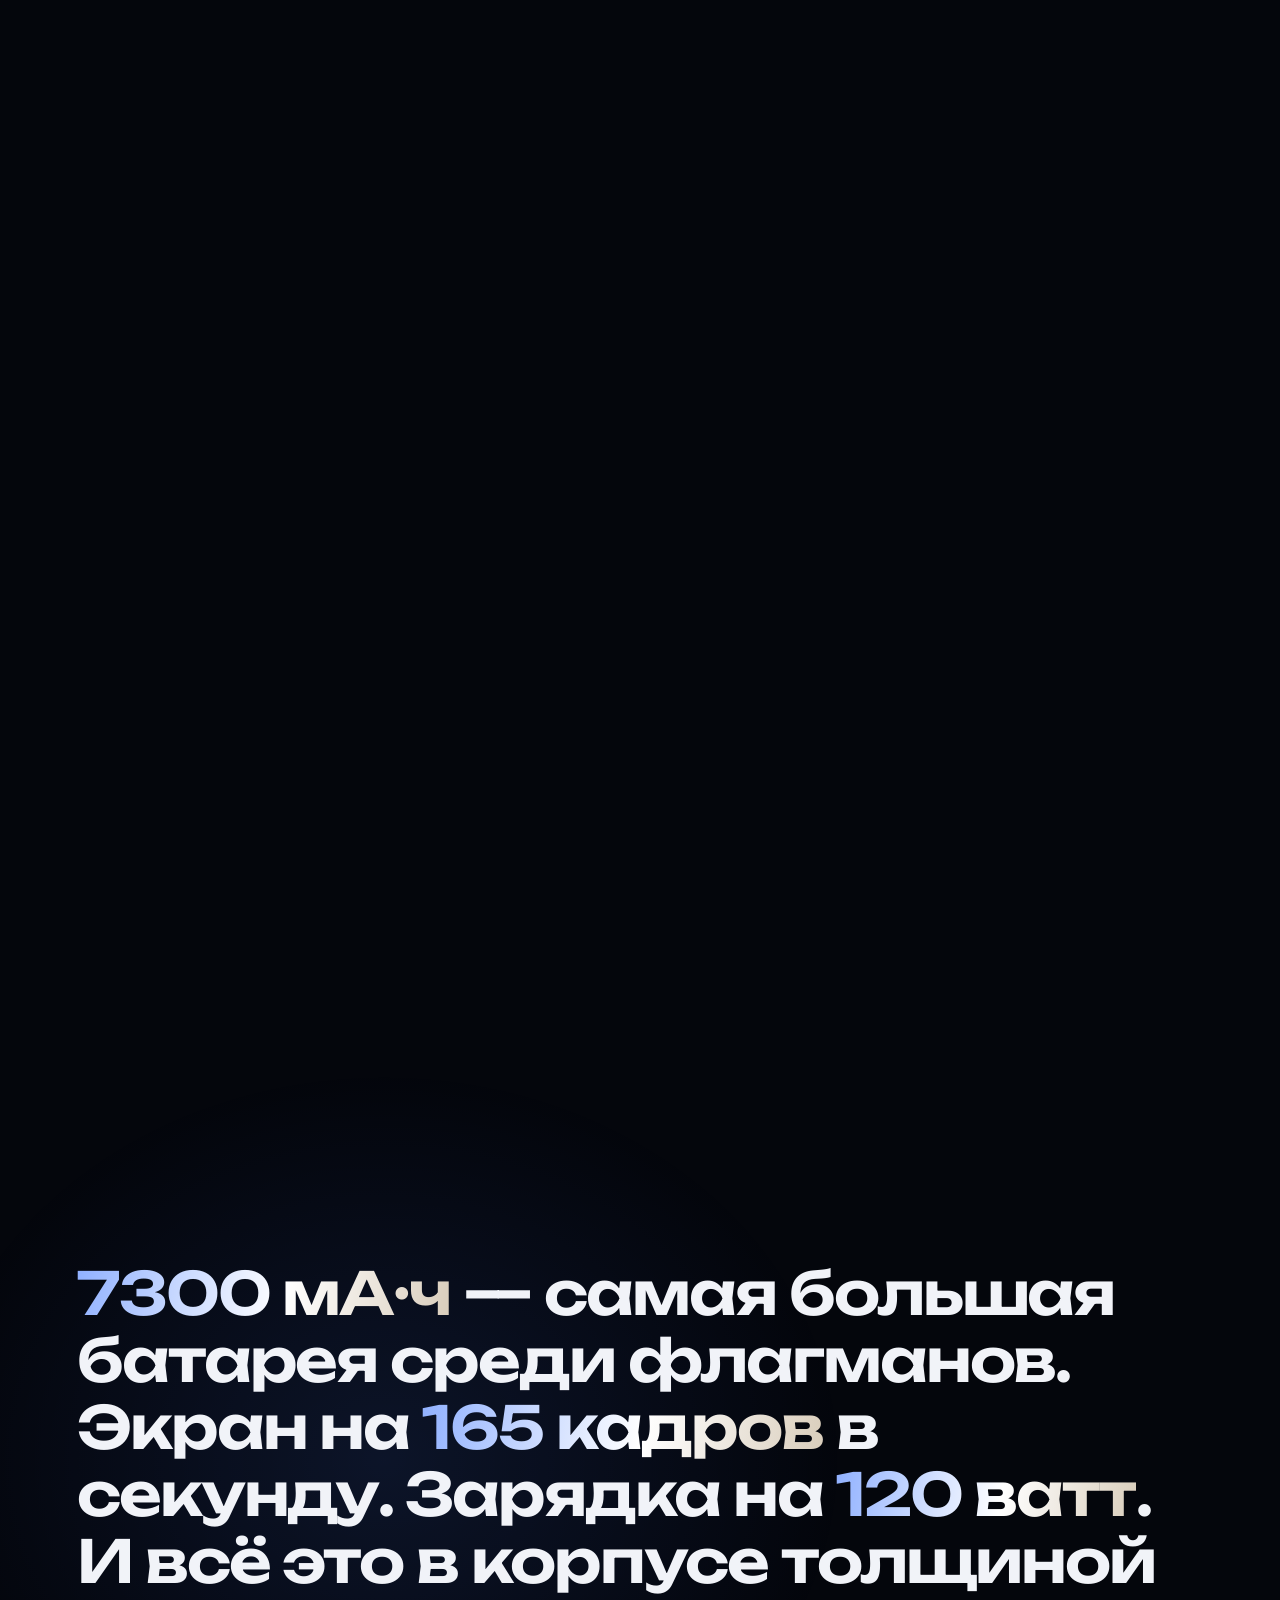
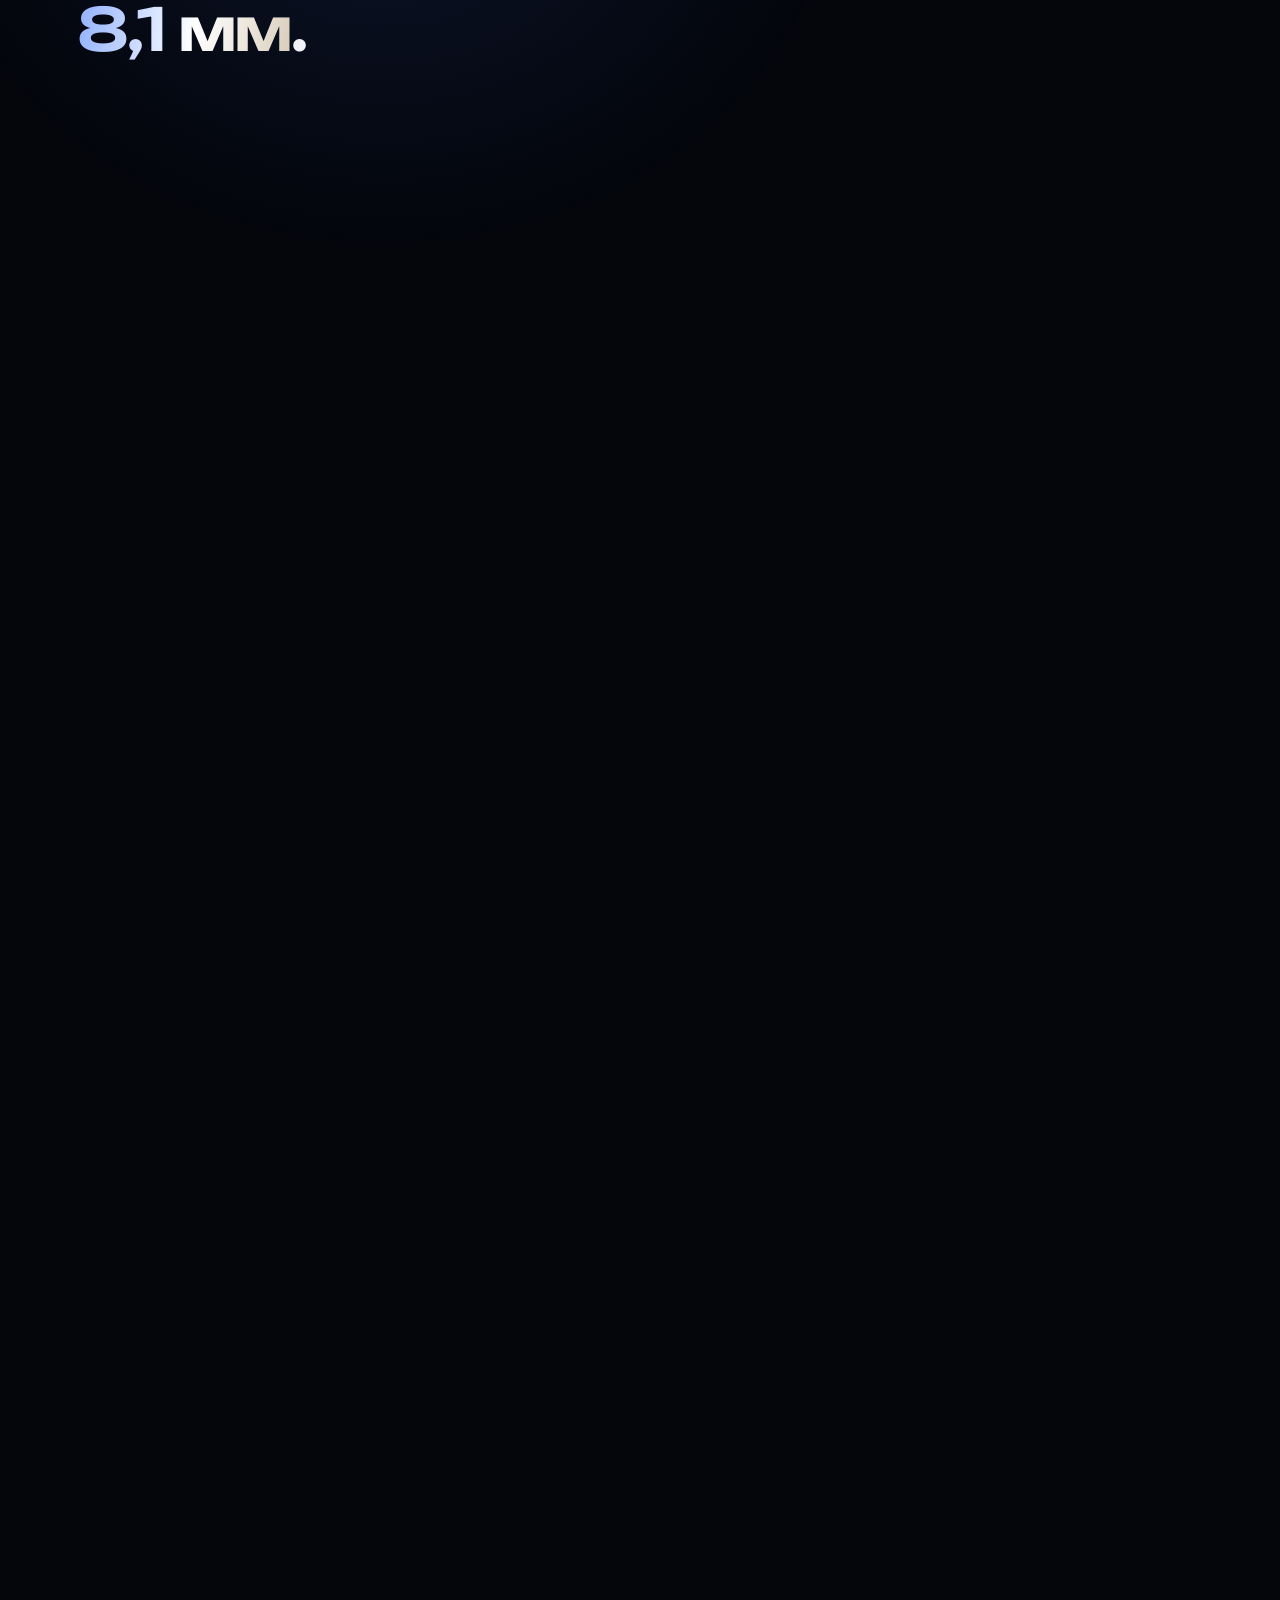
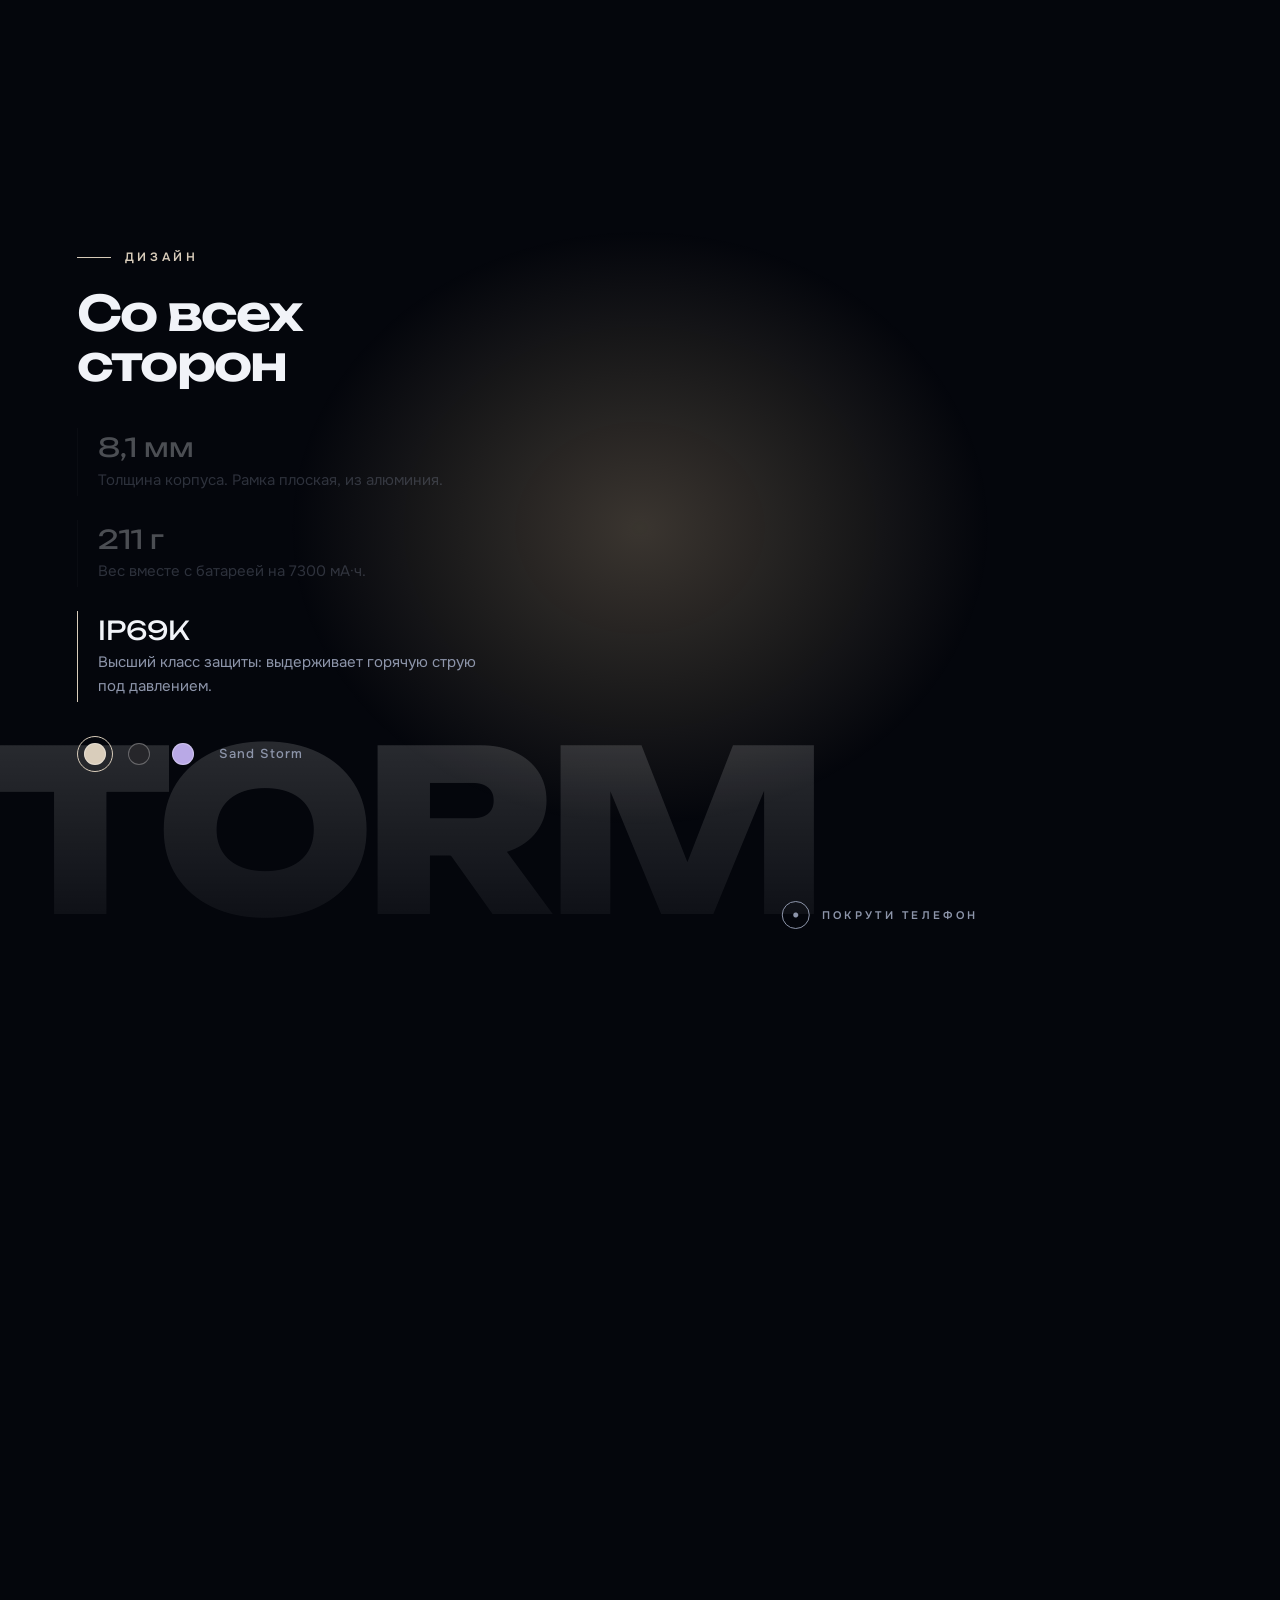
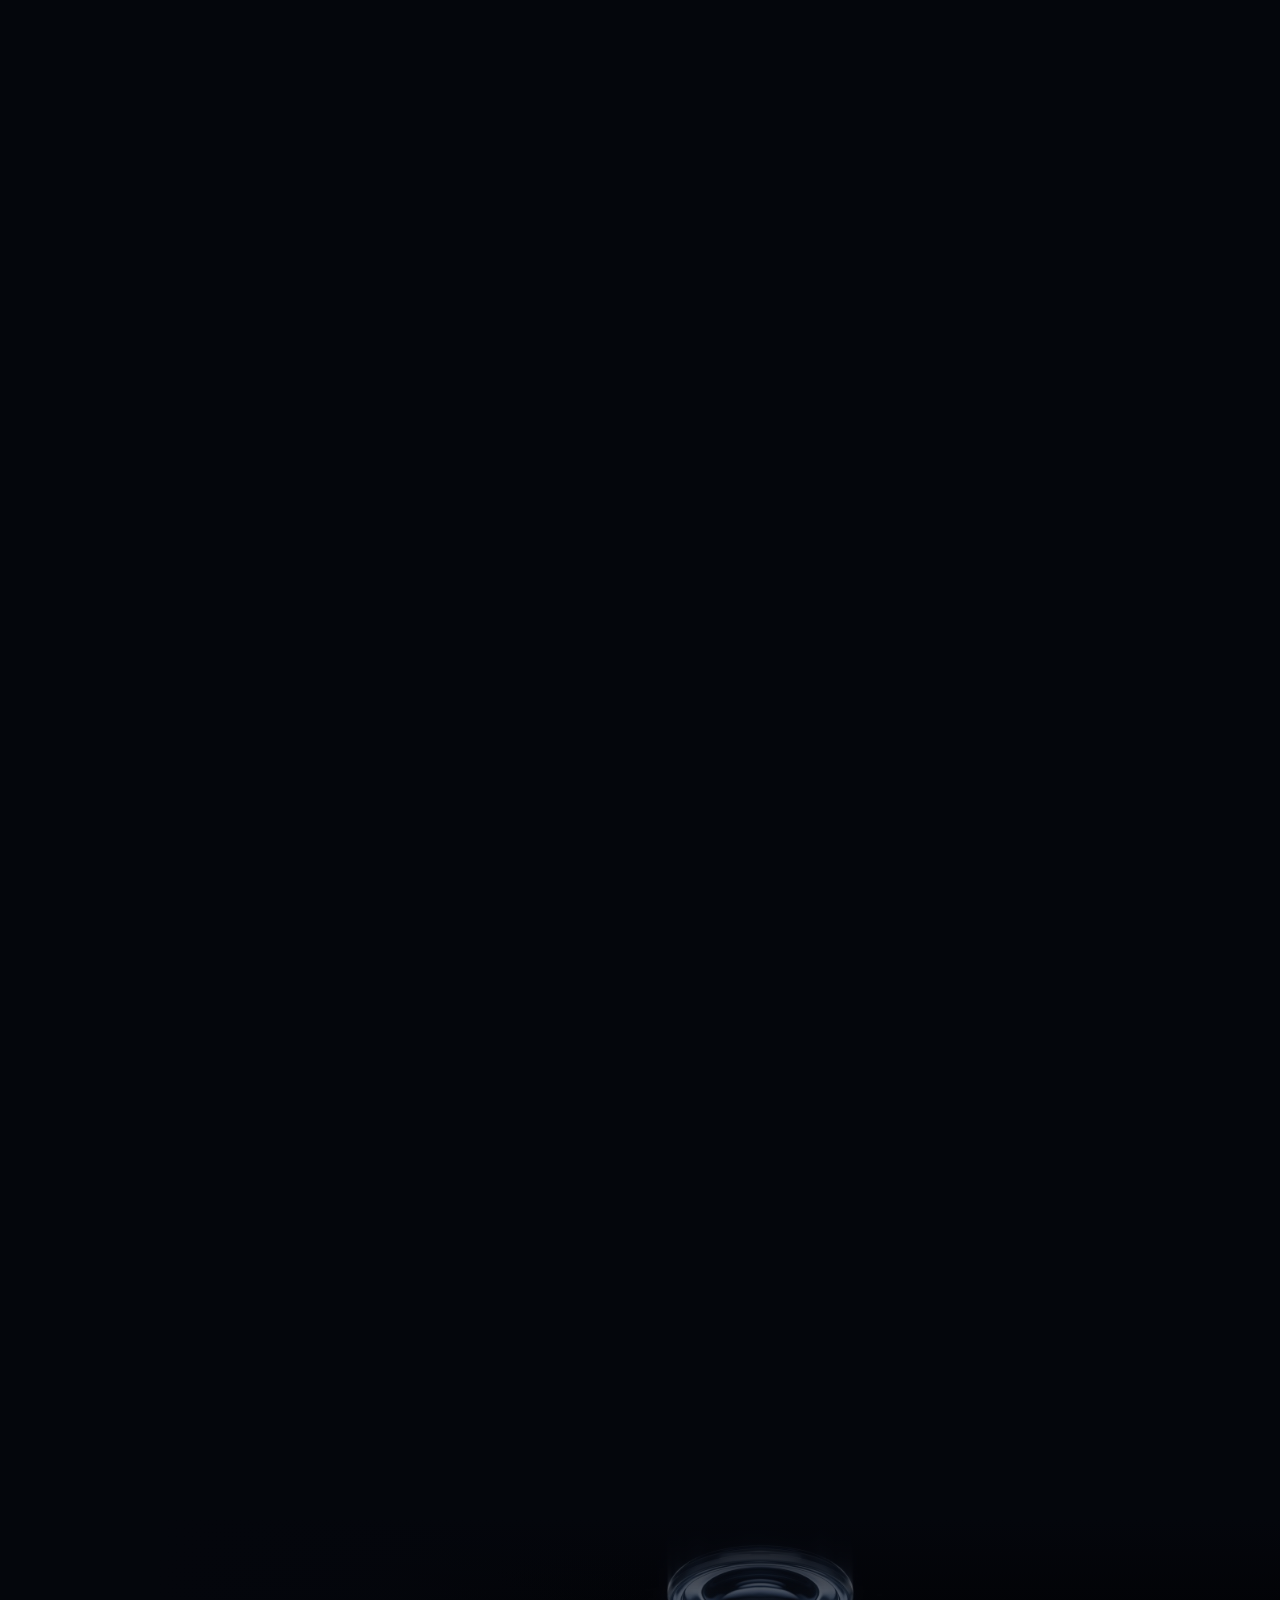
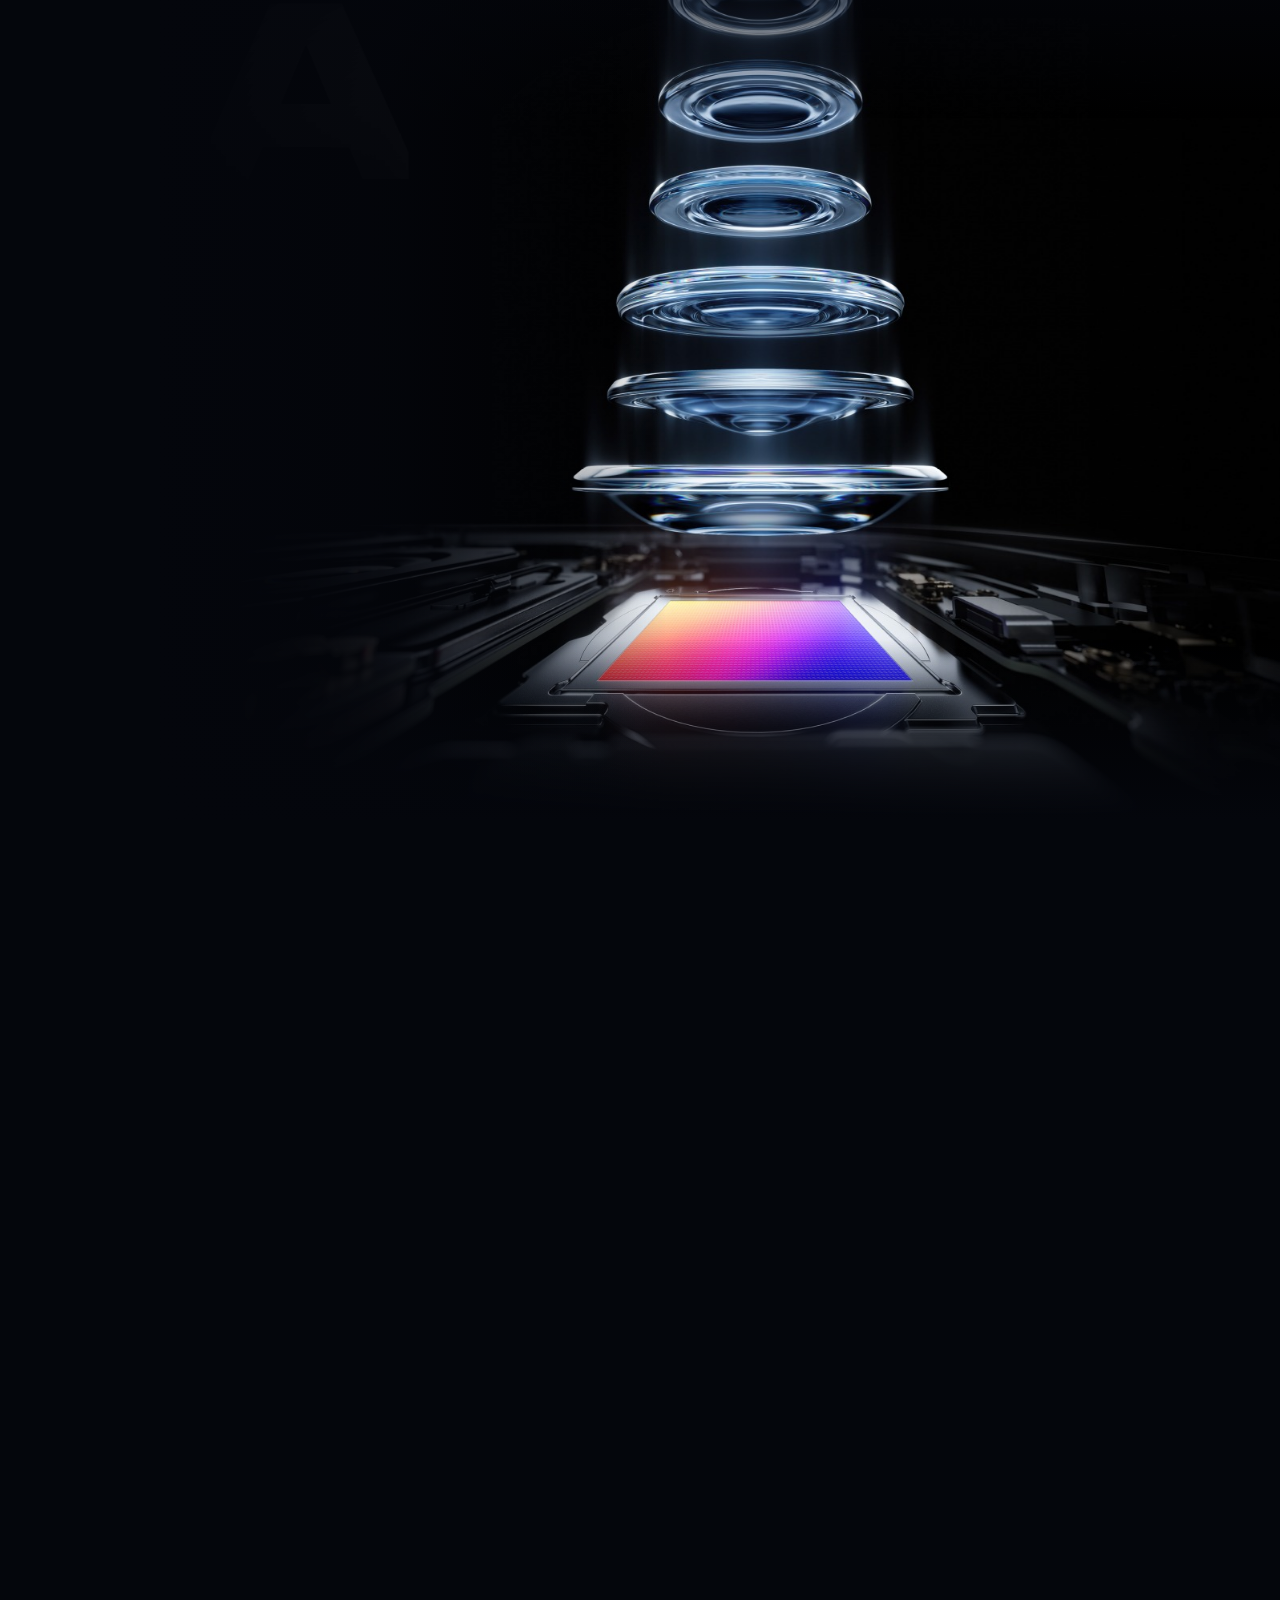
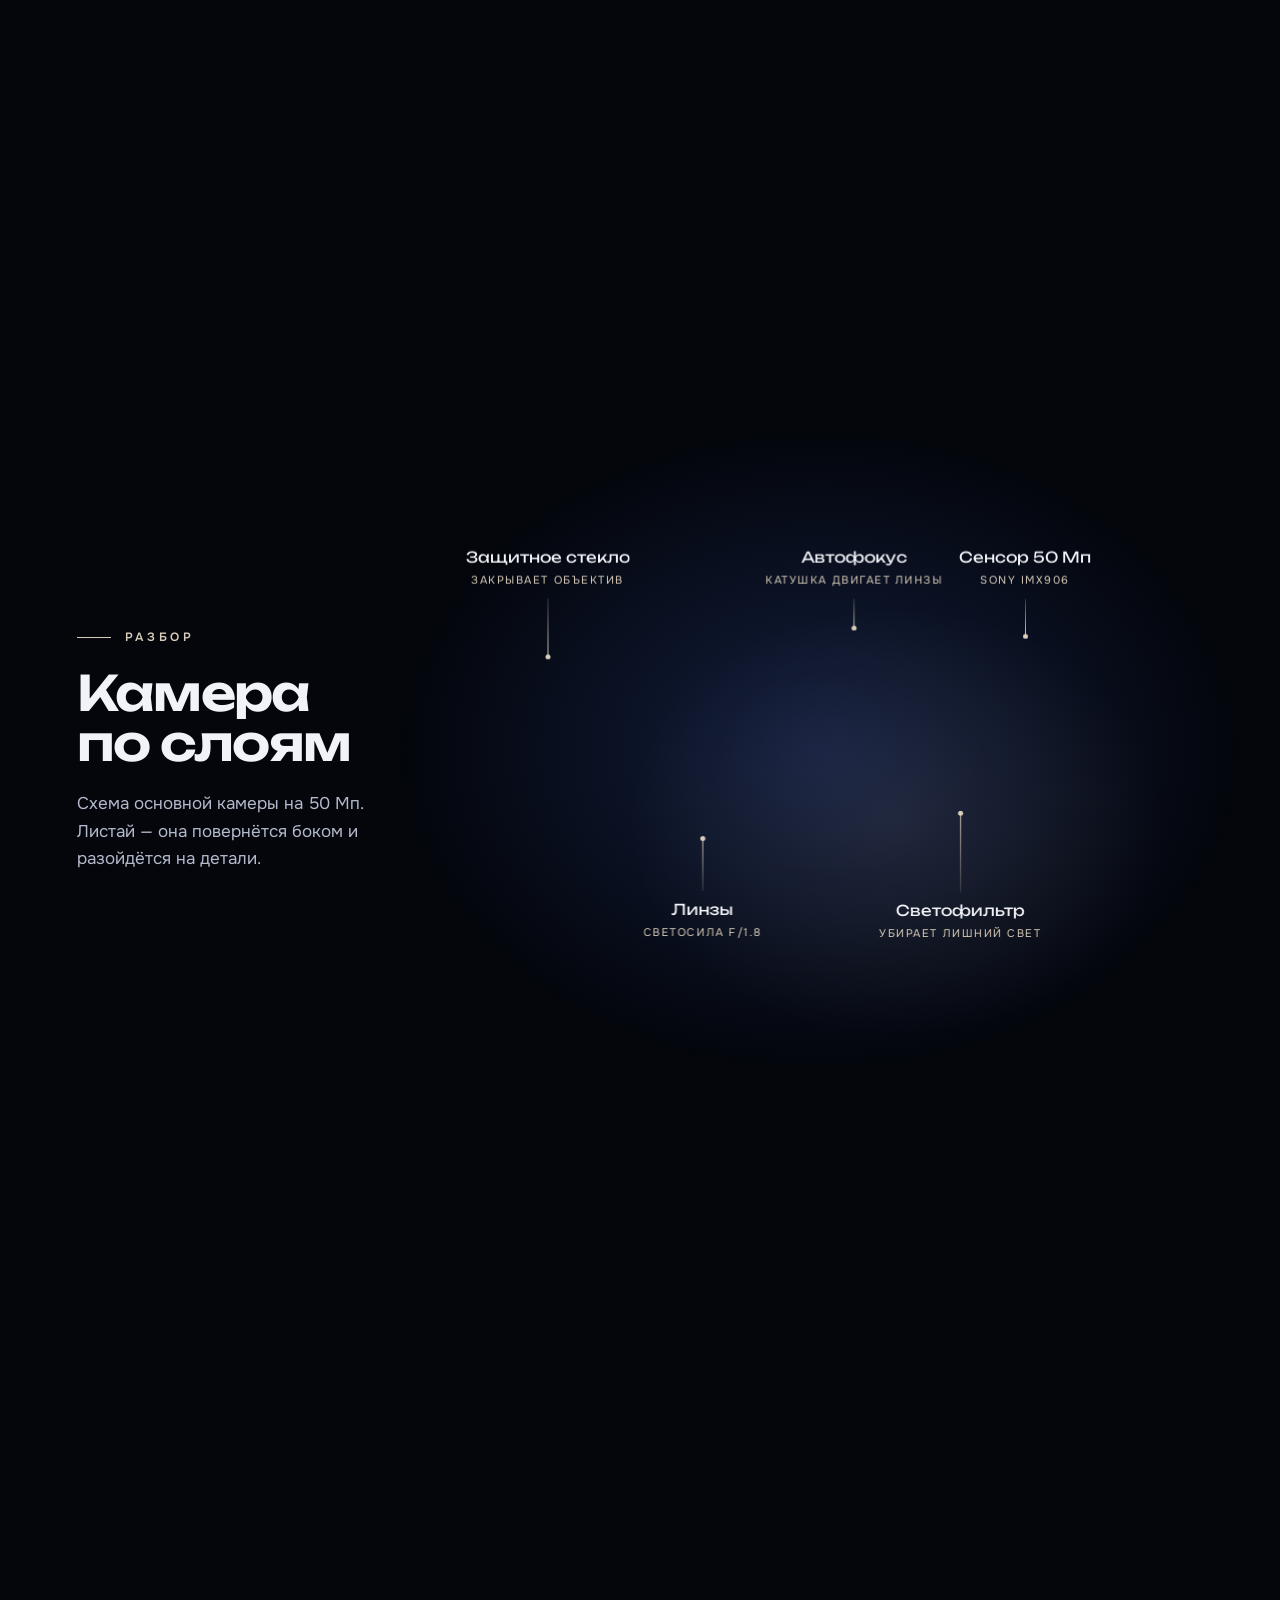
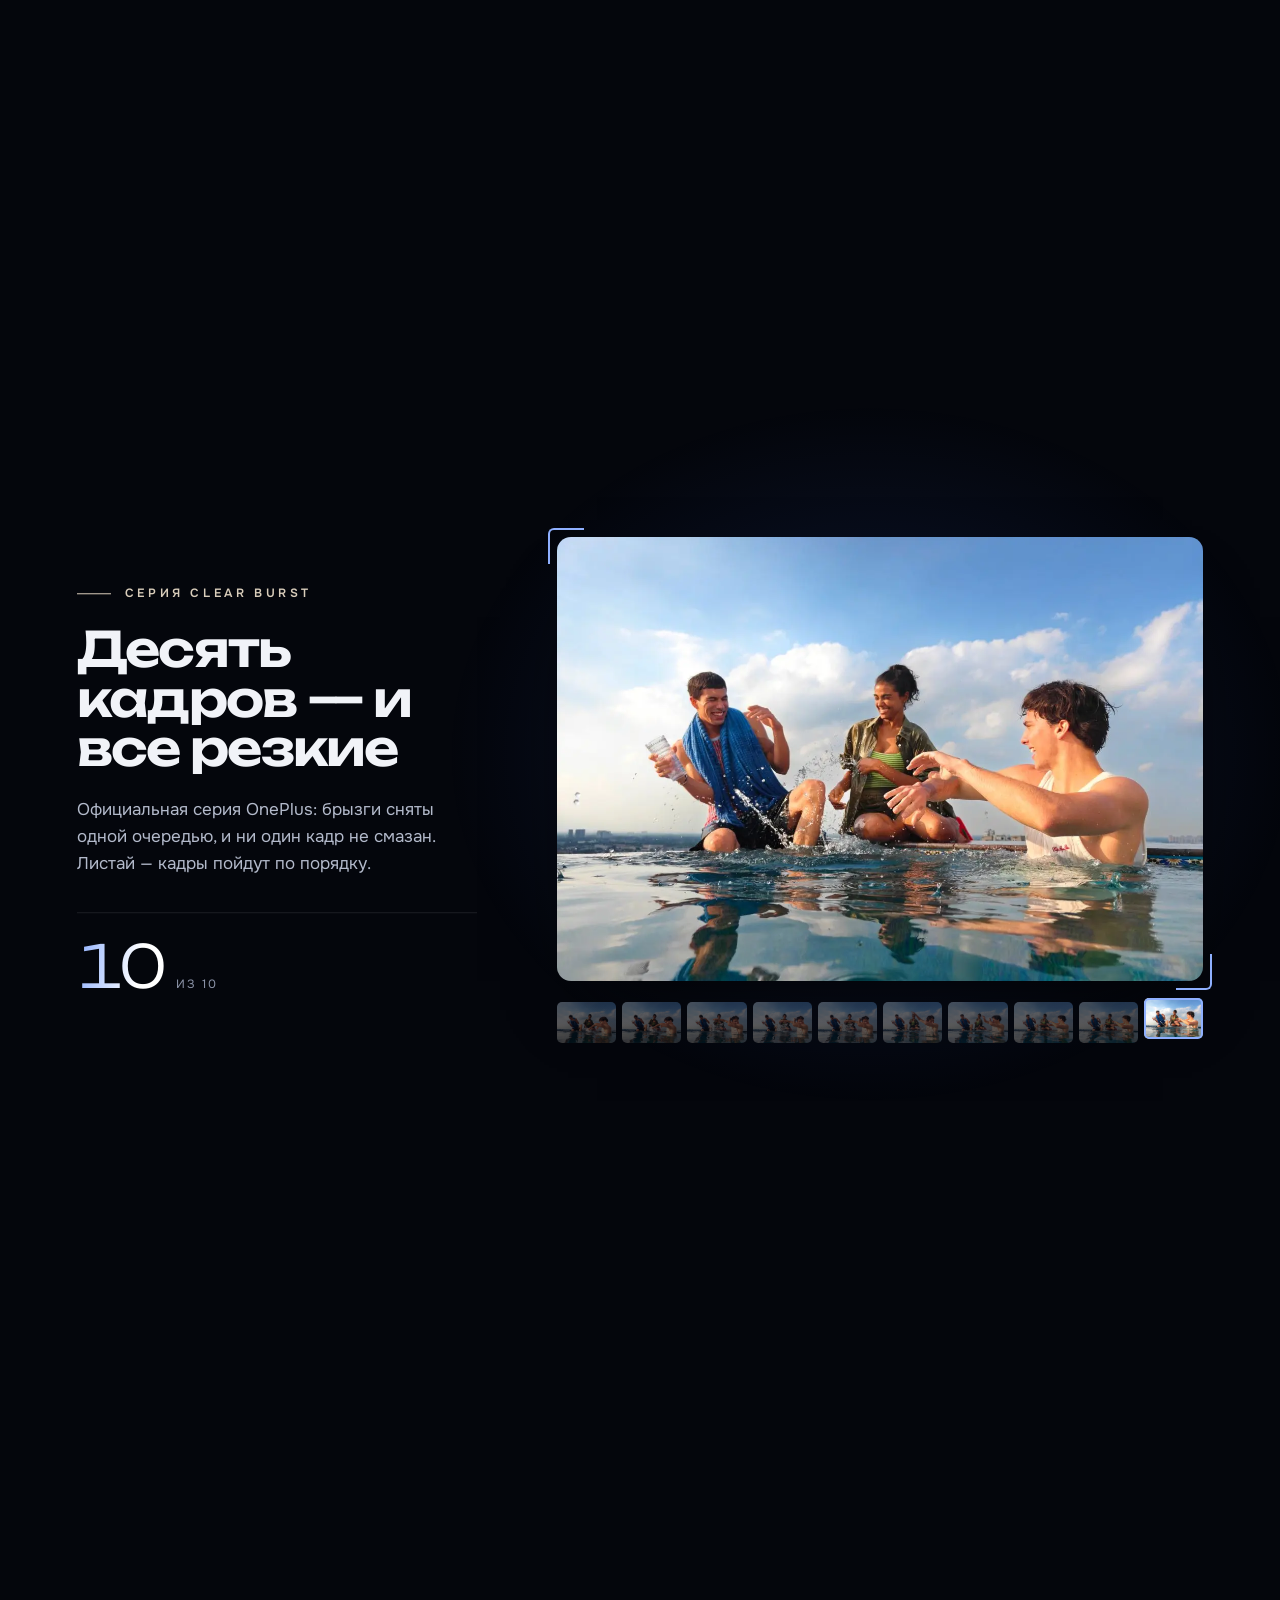
<file: phone.html>
<!DOCTYPE html>
<html lang="ru">
<head>
  <meta charset="UTF-8">
  <!-- Правила безопасности: странице разрешено брать скрипты, стили, шрифты и картинки только из папки самого сайта.
       Чужой скрипт, даже если его как-то подсунут в страницу, браузер не выполнит -->
  <meta http-equiv="Content-Security-Policy" content="default-src 'self'; script-src 'self'; style-src 'self' 'unsafe-inline'; img-src 'self' data: blob:; font-src 'self'; connect-src 'self' blob:; media-src 'self'; worker-src 'self' blob:; object-src 'none'; base-uri 'self'; form-action 'none'">
  <meta name="referrer" content="strict-origin-when-cross-origin">
  <meta name="viewport" content="width=device-width, initial-scale=1.0, viewport-fit=cover">
  <title>OnePlus 15 — обзор модели</title>
  <meta name="description" content="OnePlus 15 со всех сторон: дизайн в трёх цветах, камера и снимки с неё, три чипа, батарея 7300 мА·ч, экран 165 Гц и сравнение с iPhone и Galaxy.">
  <meta name="theme-color" content="#04060c">
  <link rel="icon" href="favicon.svg" type="image/svg+xml">
  <!-- шрифты лежат в папке сайта (fonts/); два главных начинают грузиться сразу, чтобы заголовки не «прыгали» -->
  <link rel="preload" as="font" type="font/woff2" href="fonts/Unbounded-cyrillic.woff2" crossorigin>
  <link rel="preload" as="font" type="font/woff2" href="fonts/Unbounded-latin.woff2" crossorigin>
  <link rel="preload" as="font" type="font/woff2" href="fonts/Onest-cyrillic.woff2" crossorigin>
  <link rel="preload" as="font" type="font/woff2" href="fonts/Onest-latin.woff2" crossorigin>
  <link rel="stylesheet" href="fonts/fonts.css?v=1">
  <link rel="stylesheet" href="style.css?v=37">
  <link rel="stylesheet" href="fifteen.css?v=13">
  <link rel="preload" as="image" href="assets/15/kv-sand.webp">
</head>
<!-- класс is-15 включает оформление этой страницы из fifteen.css -->
<body class="is-15">

  <a class="skip-link" href="#specs">Перейти к характеристикам</a>

  <header class="bar" id="bar">
    <a class="brand" href="index.html" aria-label="Ко всем моделям OnePlus">
      <svg class="brand-mark" viewBox="0 0 32 32" aria-hidden="true"><path d="M21 4H4v24h24V11" fill="none" stroke="currentColor" stroke-width="2.6"/><path d="M14.5 21.5v-10l-3 1.6M11 21.5h7M26 2v7M22.5 5.5h7" fill="none" stroke="currentColor" stroke-width="2.4"/></svg>
      <span id="brandName">OnePlus 15</span>
    </a>
    <nav class="bar-nav">
      <a href="index.html">Все модели</a>
      <a href="#design">Дизайн</a>
      <a href="#camera">Камера</a>
      <a href="#power">Мощность</a>
      <a href="#battery">Батарея</a>
      <a href="#versus">Сравнение</a>
    </nav>
  </header>

  <!-- Боковая навигация: точка текущего раздела вытягивается и показывает название. Из неё же собирается меню на телефоне -->
  <nav class="rail" id="rail" aria-label="Разделы страницы">
    <a href="#design"><span>Дизайн</span></a>
    <a href="#camera"><span>Камера</span></a>
    <a href="#teardown"><span>Разбор</span></a>
    <a href="#burst"><span>Серия</span></a>
    <a href="#photos"><span>Снимки</span></a>
    <a href="#power"><span>Мощность</span></a>
    <a href="#battery"><span>Батарея</span></a>
    <a href="#display"><span>Экран</span></a>
    <a href="#specs"><span>Цифры</span></a>
    <a href="#versus"><span>Сравнение</span></a>
  </nav>

  <main id="top">

    <!-- ===== Первый экран: живой объёмный телефон и крупная цифра за ним ===== -->
    <!-- Телефон рисует hero-live.js в холсте; пока он грузится, на его месте официальный снимок -->
    <!-- Каждая .scene задаёт длину прокрутки, а .pin внутри «прилипает» к экрану на это время -->
    <section class="scene scene-hero" data-scene="hero">
      <div class="pin">
        <div class="glow glow-hero" aria-hidden="true"></div>
        <div class="bigword" id="heroWord" aria-hidden="true"></div>
        <div class="hero-phone" id="heroPhone"><img decoding="async" id="heroImage" src="assets/15/kv-sand.webp" alt="OnePlus 15 в цвете Sand Storm, вид сзади" width="954" height="2230"><canvas id="heroCanvas" aria-hidden="true"></canvas></div>
        <div class="hero-copy" id="heroCopy">
          <p class="kicker" id="heroKicker"></p>
          <h1 id="heroName"></h1>
          <p class="lead" id="heroLead"></p>
          <ul class="facts" id="heroFacts"></ul>
          <!-- кнопки цвета корпуса: их собирает page.js -->
          <div class="hero-colors" role="radiogroup" aria-label="Цвет корпуса"></div>
        </div>
        <!-- второй текст первого экрана: появляется, когда телефон развернулся экраном -->
        <div class="hero-after" id="heroAfter">
          <p class="kicker">Экран</p>
          <h2>А вот и лицо</h2>
          <p class="shot-text">Экран LTPO AMOLED почти без рамок. Часы на нём настоящие — идут по московскому времени.</p>
          <ul class="stats">
            <li><b>6,78</b><span>дюйма</span></li>
            <li><b>165</b><span>Гц</span></li>
            <li><b>1,15</b><span>мм рамки</span></li>
          </ul>
        </div>
      </div>
    </section>

    <!-- ===== Крупный текст: слова загораются по мере прокрутки (fifteen.js). В <b> — главные цифры ===== -->
    <section class="scene scene-lit" data-scene="lit">
      <div class="pin">
        <div class="glow glow-lit" aria-hidden="true"></div>
        <p class="lit" id="lit"><b>7300 мА·ч</b> — самая большая батарея среди флагманов. Экран на <b>165 кадров</b> в секунду. Зарядка на <b>120 ватт</b>. И всё это в корпусе толщиной <b>8,1 мм</b>.</p>
      </div>
    </section>

    <!-- ===== Дизайн: тот же живой телефон, что на первом экране. Прокрутка поворачивает его, рука — крутит как угодно ===== -->
    <section class="scene scene-spin" id="design" data-scene="spin">
      <div class="pin">
        <div class="glow glow-spin" id="spinGlow" aria-hidden="true"></div>
        <div class="spin-word" id="spinWord" aria-hidden="true"></div>
        <!-- сюда hero-live.js переносит холст с телефоном; до этого (и если видеокарта его не тянет) стоит снимок -->
        <div class="turn-phone" id="turnPhone"><img decoding="async" class="poster" src="assets/15/poster-turn.webp" alt="OnePlus 15 в цвете Sand Storm" width="660" height="1410" loading="lazy"></div>
        <p class="spin-hint" aria-hidden="true">Покрути телефон</p>
        <div class="spin-copy">
          <p class="kicker">Дизайн</p>
          <h2 id="spinTitle"></h2>
          <ul class="steps" id="spinSteps"></ul>
          <div class="hero-colors" role="radiogroup" aria-label="Цвет корпуса"></div>
        </div>
      </div>
    </section>

    <!-- ===== Камера: официальный кадр (его собирает page.js из data.js) и сразу за ним объёмный разбор ===== -->
    <div id="shots"></div>

    <!-- ===== Объёмный разбор камеры по слоям. page.js ставит этот экран сразу после кадра «Камера» ===== -->
    <section class="scene scene-teardown" id="teardown" data-scene="teardown">
      <div class="pin">
        <div class="glow glow-teardown" aria-hidden="true"></div>
        <canvas class="teardown-canvas" id="teardownCanvas" aria-hidden="true"></canvas>
        <!-- подписи к слоям расставляет teardown3d.js -->
        <div class="part-labels" id="partLabels" aria-hidden="true"></div>
        <div class="teardown-copy">
          <p class="kicker">Разбор</p>
          <h2 id="teardownTitle"></h2>
          <p class="shot-text" id="teardownText"></p>
          <ol class="legend" id="legend"></ol>
        </div>
      </div>
    </section>

    <!-- ===== Серия: десять официальных кадров одной очереди. Прокрутка листает их по порядку (fifteen.js) ===== -->
    <section class="scene scene-burst" id="burst" data-scene="burst">
      <div class="pin">
        <div class="glow glow-burst" aria-hidden="true"></div>
        <div class="burst-view">
          <!-- кадры лежат стопкой, виден один; остальные девять и ленту под ними добавляет fifteen.js -->
          <figure class="burst-frame" id="burstFrame">
            <img decoding="async" class="is-on" src="assets/15/burst-0.webp" alt="Серия снимков на OnePlus 15: трое друзей брызгаются водой в бассейне на крыше" width="1270" height="872" loading="lazy">
          </figure>
          <ol class="burst-strip" id="burstStrip" aria-hidden="true"></ol>
        </div>
        <div class="side-copy">
          <p class="kicker">Серия Clear Burst</p>
          <h2>Десять кадров — и все резкие</h2>
          <p class="shot-text">Официальная серия OnePlus: брызги сняты одной очередью, и ни один кадр не смазан. Листай — кадры пойдут по порядку.</p>
          <p class="burst-count" aria-hidden="true"><b id="burstNow">01</b><span>из 10</span></p>
        </div>
      </div>
    </section>

    <!-- ===== Снимки: шесть официальных фотографий плиткой ===== -->
    <section class="section section-line" id="photos">
      <div class="wrap">
        <p class="kicker reveal">Снято на OnePlus 15</p>
        <h2 class="section-title reveal">День, ночь и движение</h2>
        <div class="mosaic">
          <figure class="tile is-night reveal"><img decoding="async" src="assets/15/photo-night.webp" alt="Ночной город у реки, снятый на OnePlus 15" width="1342" height="830" loading="lazy"><figcaption>Ночной город</figcaption></figure>
          <figure class="tile is-neon reveal"><img decoding="async" src="assets/15/photo-neon.webp" alt="Красная неоновая вывеска ночью, снятая на OnePlus 15" width="814" height="1010" loading="lazy"><figcaption>Неон</figcaption></figure>
          <figure class="tile is-macro reveal"><img decoding="async" src="assets/15/photo-macro.webp" alt="Ствол дерева и листья крупным планом, снятые на OnePlus 15" width="1192" height="642" loading="lazy"><figcaption>Вблизи</figcaption></figure>
          <figure class="tile is-portrait reveal"><img decoding="async" src="assets/15/photo-portrait.webp" alt="Портрет в воде, снятый на OnePlus 15" width="1062" height="636" loading="lazy"><figcaption>Портрет</figcaption></figure>
          <figure class="tile is-selfie reveal"><img decoding="async" src="assets/15/photo-selfie.webp" alt="Селфи троих друзей на фоне неба, снятое на фронтальную камеру OnePlus 15" width="816" height="1084" loading="lazy"><figcaption>Селфи</figcaption></figure>
          <figure class="tile is-group reveal"><img decoding="async" src="assets/15/photo-group.webp" alt="Селфи троих друзей в помещении, снятое на фронтальную камеру OnePlus 15" width="1006" height="602" loading="lazy"><figcaption>Селфи при слабом свете</figcaption></figure>
          <div class="tile is-note reveal">
            <b>32 Мп</b>
            <p>Фронтальная камера с автофокусом. Её сенсор пропускает на 60% больше света, чем обычный, поэтому лица в кадре светлые и после заката.</p>
          </div>
        </div>
      </div>
    </section>

    <!-- ===== Мощность: три официальных чипа над светящимся подиумом. Прокрутка выводит вперёд каждый по очереди ===== -->
    <section class="scene scene-chips" id="power" data-scene="chips">
      <div class="pin">
        <div class="chips-stage" aria-hidden="true">
          <img decoding="async" class="chips-floor" src="assets/15/chip-bg.webp" alt="" width="2880" height="1520" loading="lazy">
          <img decoding="async" class="chip is-wifi" src="assets/15/chip-wifi.webp" alt="" width="467" height="489" loading="lazy">
          <img decoding="async" class="chip is-touch" src="assets/15/chip-touch.webp" alt="" width="472" height="486" loading="lazy">
          <img decoding="async" class="chip is-main" src="assets/15/chip-main.webp" alt="" width="534" height="474" loading="lazy">
        </div>
        <div class="spin-copy">
          <p class="kicker">Мощность</p>
          <h2>Три чипа вместо одного</h2>
          <ul class="steps">
            <li><b>Snapdragon 8 Elite Gen 5</b><span>Главный чип. По данным OnePlus, процессор быстрее на 20%, графика — на 23%.</span></li>
            <li><b>Чип касаний</b><span>Опрашивает экран 3200 раз в секунду: нажатие срабатывает сразу.</span></li>
            <li><b>Чип Wi-Fi G2</b><span>Отдельный чип связи, как в роутере: сеть держится и за стеной.</span></li>
          </ul>
        </div>
      </div>
    </section>

    <!-- ===== Батарея: официальный кадр телефона без крышки и полоски ёмкости — растут, пока экран листают ===== -->
    <section class="scene scene-cell" id="battery" data-scene="cell">
      <div class="pin">
        <div class="glow glow-cell" aria-hidden="true"></div>
        <div class="cell-word" aria-hidden="true">7300</div>
        <img decoding="async" class="cell-phone" src="assets/15/battery-phone.webp" alt="OnePlus 15 без задней крышки: почти весь корпус занимает батарея на 7300 мА·ч" width="2370" height="1334" loading="lazy">
        <div class="side-copy">
          <p class="kicker">Батарея</p>
          <h2>7300 мА·ч внутри</h2>
          <p class="shot-text">Первый флагман с батареей больше 7000 мА·ч. До 31 часа видео без розетки.</p>
          <!-- полоски: длину и числа выставляет fifteen.js из таблицы сравнения в data.js -->
          <ul class="bars" id="cellBars"></ul>
          <ul class="stats">
            <li><b>120</b><span>Вт: 100% за 39 минут</span></li>
            <li><b>50</b><span>Вт без провода</span></li>
          </ul>
        </div>
      </div>
    </section>

    <!-- ===== Экран: официальные надпись «165Hz» и телефон. Стрелка шкалы идёт от 60 до 165 вместе с прокруткой ===== -->
    <section class="scene scene-hz" id="display" data-scene="hz">
      <div class="pin">
        <img decoding="async" class="hz-bg" src="assets/15/screen-bg.webp" alt="" width="2880" height="1736" loading="lazy">
        <img decoding="async" class="hz-word" src="assets/15/screen-165hz.webp" alt="" width="2986" height="760" loading="lazy">
        <div class="hz-phone">
          <img decoding="async" src="assets/15/screen-home.webp" alt="OnePlus 15 лежит экраном вверх" width="1786" height="546" loading="lazy">
          <img decoding="async" class="is-game" src="assets/15/screen-game.webp" alt="" width="1786" height="546" loading="lazy">
        </div>
        <div class="side-shade" aria-hidden="true"></div>
        <div class="side-copy">
          <p class="kicker">Экран</p>
          <h2>До 165 кадров в секунду</h2>
          <p class="shot-text">Экран 6,78″ сам меняет частоту от 1 до 120 Гц, а в играх разгоняется до 165. Рамки — 1,15 мм с каждой стороны.</p>
          <div class="dial" aria-hidden="true">
            <p class="dial-now"><b id="dialNow">60</b><span>Гц</span><em id="dialNote">обычный экран</em></p>
            <div class="dial-scale" id="dialScale"><i></i><span class="is-60">60</span><span class="is-120">120</span><span class="is-165">165</span></div>
          </div>
        </div>
      </div>
    </section>

    <!-- ===== Цифры: плитки разного размера, свет следует за курсором ===== -->
    <section class="section" id="specs">
      <div class="wrap">
        <p class="kicker reveal">В цифрах</p>
        <h2 class="section-title reveal" id="specsTitle"></h2>
        <div class="spec-grid" id="specGrid"></div>
      </div>
    </section>

    <!-- ===== Сравнение ===== -->
    <section class="section section-line" id="versus">
      <div class="wrap">
        <h2 class="section-title versus-title reveal">Против iPhone<br>17 Pro Max<br>и Galaxy S25 Ultra</h2>
        <!-- счёт побед и сама таблица: их собирает page.js из data.js -->
        <div class="score" id="score"></div>
        <div class="versus" id="versusTable"></div>
      </div>
    </section>

  </main>

  <footer class="footer">
    <div class="wrap footer-row">
      <span class="footer-brand">OnePlus 15</span>
      <p>Неофициальный фан-сайт, не связан с компанией OnePlus. Изображения телефона и снимки с его камеры — с официального сайта oneplus.com. Характеристики — с официальной страницы модели и из открытых источников на октябрь 2026 года, цены стартовые для США.</p>
    </div>
  </footer>

  <script src="data.js?v=33"></script>
  <!-- fifteen.js добавляет сцены этой страницы, поэтому стоит перед общим page.js. Он же подгружает объёмный разбор камеры, когда до него долистали -->
  <script src="fifteen.js?v=10"></script>
  <script src="page.js?v=31"></script>
  <script type="module" src="hero-live.js?v=14"></script>
</body>
</html>
</file>
<file: fonts/fonts.css>
/* Шрифты сайта лежат здесь же, в папке fonts: страницы не обращаются за ними к чужим серверам.
   Onest — основной текст, Unbounded — заголовки и цифры, JetBrains Mono — подписи на странице OnePlus One.
   Файлы и наборы символов (unicode-range) — те же, что раздаёт Google Fonts; каждый файл содержит все нужные начертания.
   Браузер скачивает только те файлы, символы из которых есть на странице. Лицензия шрифтов — SIL Open Font License 1.1 */
@font-face { font-family: "JetBrains Mono"; font-style: normal; font-weight: 400 500; font-display: swap; src: url("JetBrainsMono-cyrillic-ext.woff2") format("woff2"); unicode-range: U+0460-052F, U+1C80-1C8A, U+20B4, U+2DE0-2DFF, U+A640-A69F, U+FE2E-FE2F; }
@font-face { font-family: "JetBrains Mono"; font-style: normal; font-weight: 400 500; font-display: swap; src: url("JetBrainsMono-cyrillic.woff2") format("woff2"); unicode-range: U+0301, U+0400-045F, U+0490-0491, U+04B0-04B1, U+2116; }
@font-face { font-family: "JetBrains Mono"; font-style: normal; font-weight: 400 500; font-display: swap; src: url("JetBrainsMono-greek.woff2") format("woff2"); unicode-range: U+0370-0377, U+037A-037F, U+0384-038A, U+038C, U+038E-03A1, U+03A3-03FF; }
@font-face { font-family: "JetBrains Mono"; font-style: normal; font-weight: 400 500; font-display: swap; src: url("JetBrainsMono-vietnamese.woff2") format("woff2"); unicode-range: U+0102-0103, U+0110-0111, U+0128-0129, U+0168-0169, U+01A0-01A1, U+01AF-01B0, U+0300-0301, U+0303-0304, U+0308-0309, U+0323, U+0329, U+1EA0-1EF9, U+20AB; }
@font-face { font-family: "JetBrains Mono"; font-style: normal; font-weight: 400 500; font-display: swap; src: url("JetBrainsMono-latin-ext.woff2") format("woff2"); unicode-range: U+0100-02BA, U+02BD-02C5, U+02C7-02CC, U+02CE-02D7, U+02DD-02FF, U+0304, U+0308, U+0329, U+1D00-1DBF, U+1E00-1E9F, U+1EF2-1EFF, U+2020, U+20A0-20AB, U+20AD-20C4, U+2113, U+2C60-2C7F, U+A720-A7FF; }
@font-face { font-family: "JetBrains Mono"; font-style: normal; font-weight: 400 500; font-display: swap; src: url("JetBrainsMono-latin.woff2") format("woff2"); unicode-range: U+0000-00FF, U+0131, U+0152-0153, U+02BB-02BC, U+02C6, U+02DA, U+02DC, U+0304, U+0308, U+0329, U+2000-206F, U+20AC, U+2122, U+2191, U+2193, U+2212, U+2215, U+FEFF, U+FFFD; }
@font-face { font-family: "Onest"; font-style: normal; font-weight: 400 600; font-display: swap; src: url("Onest-cyrillic-ext.woff2") format("woff2"); unicode-range: U+0460-052F, U+1C80-1C8A, U+20B4, U+2DE0-2DFF, U+A640-A69F, U+FE2E-FE2F; }
@font-face { font-family: "Onest"; font-style: normal; font-weight: 400 600; font-display: swap; src: url("Onest-cyrillic.woff2") format("woff2"); unicode-range: U+0301, U+0400-045F, U+0490-0491, U+04B0-04B1, U+2116; }
@font-face { font-family: "Onest"; font-style: normal; font-weight: 400 600; font-display: swap; src: url("Onest-math.woff2") format("woff2"); unicode-range: U+0302-0303, U+0305, U+0307-0308, U+0310, U+0312, U+0315, U+031A, U+0326-0327, U+032C, U+032F-0330, U+0332-0333, U+0338, U+033A, U+0346, U+034D, U+0391-03A1, U+03A3-03A9, U+03B1-03C9, U+03D1, U+03D5-03D6, U+03F0-03F1, U+03F4-03F5, U+2016-2017, U+2034-2038, U+203C, U+2040, U+2043, U+2047, U+2050, U+2057, U+205F, U+2070-2071, U+2074-209F, U+20D0-20DC, U+20E1, U+20E5-20EF, U+2100-2112, U+2114-2115, U+2117-2121, U+2123-214F, U+2190, U+2192, U+2194-21AE, U+21B0-21E5, U+21F1-21F2, U+21F4-2211, U+2213-2214, U+2216-22FF, U+2308-230B, U+2310, U+2319, U+231C-2321, U+2336-237A, U+237C, U+2395, U+239B-23B7, U+23D0, U+23DC-23E1, U+2474-2475, U+25AF, U+25B3, U+25B7, U+25BD, U+25C1, U+25CA, U+25CC, U+25FB, U+266D-266F, U+27C0-27FF, U+2900-2AFF, U+2B0E-2B11, U+2B30-2B4C, U+2BFE, U+3030, U+FF5B, U+FF5D, U+1D400-1D7FF, U+1EE00-1EEFF; }
@font-face { font-family: "Onest"; font-style: normal; font-weight: 400 600; font-display: swap; src: url("Onest-symbols.woff2") format("woff2"); unicode-range: U+0001-000C, U+000E-001F, U+007F-009F, U+20DD-20E0, U+20E2-20E4, U+2150-218F, U+2190, U+2192, U+2194-2199, U+21AF, U+21E6-21F0, U+21F3, U+2218-2219, U+2299, U+22C4-22C6, U+2300-243F, U+2440-244A, U+2460-24FF, U+25A0-27BF, U+2800-28FF, U+2921-2922, U+2981, U+29BF, U+29EB, U+2B00-2BFF, U+4DC0-4DFF, U+FFF9-FFFB, U+10140-1018E, U+10190-1019C, U+101A0, U+101D0-101FD, U+102E0-102FB, U+10E60-10E7E, U+1D2C0-1D2D3, U+1D2E0-1D37F, U+1F000-1F0FF, U+1F100-1F1AE, U+1F1E6-1F1FF, U+1F30D-1F30F, U+1F315, U+1F31C, U+1F31E, U+1F320-1F32C, U+1F336, U+1F378, U+1F37D, U+1F382, U+1F393-1F39F, U+1F3A7-1F3A8, U+1F3AC-1F3AF, U+1F3C2, U+1F3C4-1F3C6, U+1F3CA-1F3CE, U+1F3D4-1F3E0, U+1F3ED, U+1F3F1-1F3F3, U+1F3F5-1F3F7, U+1F408, U+1F415, U+1F41F, U+1F426, U+1F43F, U+1F441-1F442, U+1F444, U+1F446-1F449, U+1F44C-1F44E, U+1F453, U+1F46A, U+1F47D, U+1F4A3, U+1F4B0, U+1F4B3, U+1F4B9, U+1F4BB, U+1F4BF, U+1F4C8-1F4CB, U+1F4D6, U+1F4DA, U+1F4DF, U+1F4E3-1F4E6, U+1F4EA-1F4ED, U+1F4F7, U+1F4F9-1F4FB, U+1F4FD-1F4FE, U+1F503, U+1F507-1F50B, U+1F50D, U+1F512-1F513, U+1F53E-1F54A, U+1F54F-1F5FA, U+1F610, U+1F650-1F67F, U+1F687, U+1F68D, U+1F691, U+1F694, U+1F698, U+1F6AD, U+1F6B2, U+1F6B9-1F6BA, U+1F6BC, U+1F6C6-1F6CF, U+1F6D3-1F6D7, U+1F6E0-1F6EA, U+1F6F0-1F6F3, U+1F6F7-1F6FC, U+1F700-1F80B, U+1F810-1F847, U+1F850-1F859, U+1F860-1F887, U+1F890-1F8AD, U+1F8B0-1F8BB, U+1F8C0-1F8C1, U+1F8D0-1F8D8, U+1F900-1F90B, U+1F93B, U+1F946, U+1F984, U+1F996, U+1F9E9, U+1FA00-1FA6F, U+1FA70-1FA7C, U+1FA80-1FAC6, U+1FAC8, U+1FACC-1FADD, U+1FADF-1FAEB, U+1FAEF-1FAFA, U+1FB00-1FBFF; }
@font-face { font-family: "Onest"; font-style: normal; font-weight: 400 600; font-display: swap; src: url("Onest-vietnamese.woff2") format("woff2"); unicode-range: U+0102-0103, U+0110-0111, U+0128-0129, U+0168-0169, U+01A0-01A1, U+01AF-01B0, U+0300-0301, U+0303-0304, U+0308-0309, U+0323, U+0329, U+1EA0-1EF9, U+20AB; }
@font-face { font-family: "Onest"; font-style: normal; font-weight: 400 600; font-display: swap; src: url("Onest-latin-ext.woff2") format("woff2"); unicode-range: U+0100-02BA, U+02BD-02C5, U+02C7-02CC, U+02CE-02D7, U+02DD-02FF, U+0304, U+0308, U+0329, U+1D00-1DBF, U+1E00-1E9F, U+1EF2-1EFF, U+2020, U+20A0-20AB, U+20AD-20C4, U+2113, U+2C60-2C7F, U+A720-A7FF; }
@font-face { font-family: "Onest"; font-style: normal; font-weight: 400 600; font-display: swap; src: url("Onest-latin.woff2") format("woff2"); unicode-range: U+0000-00FF, U+0131, U+0152-0153, U+02BB-02BC, U+02C6, U+02DA, U+02DC, U+0304, U+0308, U+0329, U+2000-206F, U+20AC, U+2122, U+2191, U+2193, U+2212, U+2215, U+FEFF, U+FFFD; }
@font-face { font-family: "Unbounded"; font-style: normal; font-weight: 300 800; font-display: swap; src: url("Unbounded-cyrillic-ext.woff2") format("woff2"); unicode-range: U+0460-052F, U+1C80-1C8A, U+20B4, U+2DE0-2DFF, U+A640-A69F, U+FE2E-FE2F; }
@font-face { font-family: "Unbounded"; font-style: normal; font-weight: 300 800; font-display: swap; src: url("Unbounded-cyrillic.woff2") format("woff2"); unicode-range: U+0301, U+0400-045F, U+0490-0491, U+04B0-04B1, U+2116; }
@font-face { font-family: "Unbounded"; font-style: normal; font-weight: 300 800; font-display: swap; src: url("Unbounded-vietnamese.woff2") format("woff2"); unicode-range: U+0102-0103, U+0110-0111, U+0128-0129, U+0168-0169, U+01A0-01A1, U+01AF-01B0, U+0300-0301, U+0303-0304, U+0308-0309, U+0323, U+0329, U+1EA0-1EF9, U+20AB; }
@font-face { font-family: "Unbounded"; font-style: normal; font-weight: 300 800; font-display: swap; src: url("Unbounded-latin-ext.woff2") format("woff2"); unicode-range: U+0100-02BA, U+02BD-02C5, U+02C7-02CC, U+02CE-02D7, U+02DD-02FF, U+0304, U+0308, U+0329, U+1D00-1DBF, U+1E00-1E9F, U+1EF2-1EFF, U+2020, U+20A0-20AB, U+20AD-20C4, U+2113, U+2C60-2C7F, U+A720-A7FF; }
@font-face { font-family: "Unbounded"; font-style: normal; font-weight: 300 800; font-display: swap; src: url("Unbounded-latin.woff2") format("woff2"); unicode-range: U+0000-00FF, U+0131, U+0152-0153, U+02BB-02BC, U+02C6, U+02DA, U+02DC, U+0304, U+0308, U+0329, U+2000-206F, U+20AC, U+2122, U+2191, U+2193, U+2212, U+2215, U+FEFF, U+FFFD; }
</file>
<file: style.css>
/* Тёмная палитра с фотографии часов: почти чёрный синий (ремешок), сталь, воронёный синий (стрелки)
   и тёплый песочно-золотой (механизм и сам телефон в цвете Sand Storm) */
:root {
  --bg: #04060c;
  --bg-2: #090d1a;
  --text: #f1f3f8;
  --muted: #8d95aa;
  --steel: #c7cdd7;
  --accent: #4c7dff;
  --sand: #d9cdbb;
  --gold: #f0c468;
  --line: rgb(255 255 255 / 0.1);
  --display: "Unbounded", "Onest", sans-serif;
  --body: "Onest", system-ui, sans-serif;
  --ease: cubic-bezier(0.2, 0.8, 0.2, 1);
  /* поля страницы; у телефона с вырезом, повёрнутого боком, поле не меньше выреза */
  --side: max(6vw, calc((100vw - 1320px) / 2), env(safe-area-inset-left), env(safe-area-inset-right));
  /* Сотая часть высоты экрана. Все высоты на сайте считаются от неё, а не от vh: на телефоне vh меряется от экрана
     со свёрнутыми панелями браузера, а видно меньше — и всё, что задано в vh, оказывалось крупнее экрана: заголовки
     уезжали под шапку, тексты не помещались (особенно в Safari на iPhone). svh — это высота того, что видно на самом
     деле. На компьютере vh и svh равны, там ничего не меняется */
  --vh: 1vh;
}
@supports (height: 1svh) {
  :root { --vh: 1svh; }
}

* { box-sizing: border-box; margin: 0; padding: 0; }

/* text-size-adjust — чтобы телефон, повёрнутый боком, сам не увеличивал текст; overflow-x — чтобы ничто широкое
   (слова-призраки за сценами) не давало странице ездить вбок и уменьшаться под ширину */
html { scroll-behavior: smooth; scroll-padding-top: 0; background: var(--bg); scrollbar-color: #2a3350 var(--bg); -webkit-text-size-adjust: 100%; text-size-adjust: 100%; overflow-x: hidden; overflow-x: clip; }

body {
  font-family: var(--body);
  font-size: 16px;
  line-height: 1.6;
  color: var(--text);
  background: var(--bg);
  cursor: default;
  -webkit-font-smoothing: antialiased;
}

a { color: inherit; text-decoration: none; }
ul { list-style: none; }
img { display: block; }
button { font: inherit; color: inherit; border: 0; background: none; }
a, button, a *, button * { cursor: pointer; }
h1, h2, .bar, .kicker, .facts, .steps, .stats, .swatches, .spec, .versus, .hint { -webkit-user-select: none; user-select: none; }

::selection { background: var(--accent); color: #fff; }
:focus-visible { outline: 2px solid var(--accent); outline-offset: 4px; }

.wrap { width: min(1320px, 100% - 2 * max(6vw, env(safe-area-inset-left), env(safe-area-inset-right))); margin-inline: auto; }

.skip-link {
  position: fixed;
  top: 10px; left: 10px;
  z-index: 100;
  padding: 12px 18px;
  font-weight: 600;
  color: var(--bg);
  background: var(--text);
  border-radius: 10px;
  transform: translateY(-250%);
  transition: transform 0.2s;
}
.skip-link:focus { transform: none; }

/* маленькая подпись над заголовком */
.kicker { display: flex; align-items: center; gap: 14px; font-size: 12px; font-weight: 600; letter-spacing: 0.3em; text-transform: uppercase; color: var(--sand); }
.kicker::before { content: ""; width: 34px; height: 1px; background: currentColor; }

/* ---------- Шапка ---------- */

.bar {
  position: fixed;
  top: 0; left: 0; right: 0;
  z-index: 50;
  display: flex;
  align-items: center;
  justify-content: space-between;
  padding: max(18px, env(safe-area-inset-top)) var(--side) 18px;
  transition: background 0.4s, padding 0.4s, border-color 0.4s;
  border-bottom: 1px solid transparent;
}
.bar.is-scrolled { padding-block: max(12px, env(safe-area-inset-top)) 12px; background: rgb(4 6 12 / 0.92); border-color: var(--line); }

.brand { display: flex; align-items: center; gap: 12px; font-family: var(--display); font-size: 13px; font-weight: 600; letter-spacing: 0.08em; text-transform: uppercase; }
.brand-mark { width: 26px; height: 26px; }

.bar-nav { display: flex; gap: 30px; font-size: 13px; font-weight: 500; color: var(--muted); }
.bar-nav a { padding: 8px 0; transition: color 0.25s; }
.bar-nav a:hover { color: var(--text); }
.bar-nav a:active, .brand:active { color: var(--gold); }

/* ---------- Меню на телефоне: кнопка в шапке открывает список разделов на весь экран (их собирает page.js) ---------- */

.menu-button { display: none; position: relative; flex: none; width: 44px; height: 44px; margin: -8px -10px -8px 0; border-radius: 12px; transition: background 0.2s; }
.menu-button i { position: absolute; left: 11px; right: 11px; height: 2px; border-radius: 2px; background: currentColor; transition: transform 0.35s var(--ease), top 0.35s var(--ease); }
.menu-button i:first-child { top: 17px; }
.menu-button i:last-child { top: 25px; }
.menu-button:active { background: rgb(255 255 255 / 0.1); }
/* открытое меню: две черты складываются в крестик */
.menu-open .menu-button i { top: 21px; }
.menu-open .menu-button i:first-child { transform: rotate(45deg); }
.menu-open .menu-button i:last-child { transform: rotate(-45deg); }
.menu-open .bar { background: none; border-color: transparent; }

.menu { position: fixed; inset: 0; z-index: 45; display: flex; flex-direction: column; padding: 84px var(--side) max(32px, env(safe-area-inset-bottom)); counter-reset: item; background: rgb(4 6 12 / 0.98); opacity: 0; visibility: hidden; overflow-y: auto; overscroll-behavior: contain; transition: opacity 0.3s, visibility 0.3s; }
.menu-open .menu { opacity: 1; visibility: visible; }
/* ссылки стоят по середине экрана, пока помещаются. Если их больше, чем экран, список начинается сверху и листается:
   при простом выравнивании по центру верхние ссылки уезжали за край экрана и до них было не долистать */
.menu a:first-child { margin-top: auto; }
.menu a:last-child { margin-bottom: auto; }
/* строки меню выезжают по очереди: --i выставляет page.js */
.menu a { display: flex; flex: none; align-items: baseline; gap: 16px; min-height: 56px; padding: 12px 0; font-family: var(--display); font-size: clamp(22px, 6.4vw, 30px); font-weight: 600; line-height: 1.15; letter-spacing: -0.03em; border-bottom: 1px solid var(--line); opacity: 0; translate: 0 14px; transition: opacity 0.4s var(--ease), translate 0.4s var(--ease), color 0.2s; transition-delay: calc(var(--i, 0) * 40ms + 60ms); }
.menu a::before { content: counter(item, decimal-leading-zero); counter-increment: item; flex: none; width: 24px; font-size: 11px; font-weight: 400; letter-spacing: 0.2em; color: var(--gold); }
.menu-open .menu a { opacity: 1; translate: 0 0; }
.menu a:active { color: var(--gold); }

/* узкое окно или телефон боком: ссылки шапки уступают место кнопке (на главной ссылок две, они остаются) */
@media (max-width: 900px), (orientation: landscape) and (max-height: 480px) {
  body:not(.home) .bar-nav { display: none; }
  .menu-button { display: block; }
}

/* ---------- Сцены: .scene задаёт длину прокрутки, .pin прилипает к экрану ---------- */

.scene { position: relative; }
.pin { position: sticky; top: 0; height: calc(var(--vh) * 100); height: 100svh; overflow: hidden; }
.scene-hero { height: calc(var(--vh) * 190); }
.scene-spin { height: calc(var(--vh) * 340); }
.scene-shot { height: calc(var(--vh) * 220); }

.glow { position: absolute; inset: 0; pointer-events: none; }

/* ---------- Первый экран ---------- */

.glow-hero {
  background:
    radial-gradient(52% 60% at 70% 50%, rgb(76 125 255 / 0.2), transparent 70%),
    radial-gradient(34% 40% at 74% 62%, rgb(217 205 187 / 0.14), transparent 70%);
}

/* крупная цифра за телефоном: сдвиг выставляет page.js */
.bigword {
  position: absolute;
  top: 50%; right: -3vw;
  translate: 0 -50%;
  font-family: var(--display);
  font-size: calc(var(--vh) * 74);
  font-weight: 800;
  line-height: 0.8;
  letter-spacing: -0.07em;
  white-space: nowrap;
  background: linear-gradient(180deg, rgb(255 255 255 / 0.2), rgb(255 255 255 / 0.03) 80%);
  -webkit-background-clip: text;
  background-clip: text;
  color: transparent;
  transform-origin: 70% 50%;
  will-change: transform, opacity;
}

.hero-phone {
  position: absolute;
  top: 50%; right: calc(var(--side) + 3vw);
  height: calc(var(--vh) * 92);
  aspect-ratio: 954 / 2230;
  translate: 0 -47%;
  perspective: 1200px;
  will-change: transform, opacity;
}
.hero-phone img { width: 100%; height: 100%; filter: drop-shadow(0 50px 70px rgb(0 0 0 / 0.65)); }

.hero-copy { position: absolute; top: 50%; left: var(--side); max-width: 560px; translate: 0 -50%; will-change: transform, opacity; }
/* ширина заголовка считается в его же буквах: на любом окне он переносится одинаково («OnePlus 15» — в одну строку) */
.hero-copy h1 { width: max-content; max-width: 6.4em; }
h1 { margin-top: 26px; font-family: var(--display); font-size: clamp(42px, 6.2vw, 104px); font-weight: 600; line-height: 0.98; letter-spacing: -0.04em; }
.lead { max-width: 430px; margin-top: 26px; font-size: 18px; color: var(--muted); }

.facts { display: flex; gap: 36px; margin-top: 42px; padding-top: 26px; border-top: 1px solid var(--line); }
.facts b { display: block; font-family: var(--display); font-size: clamp(17px, 1.5vw, 22px); font-weight: 400; white-space: nowrap; }
.facts span { font-size: 12px; letter-spacing: 0.14em; text-transform: uppercase; color: var(--muted); }

.hint { position: absolute; left: 50%; bottom: 26px; translate: -50% 0; display: grid; justify-items: center; gap: 10px; font-size: 11px; font-weight: 600; letter-spacing: 0.34em; text-transform: uppercase; color: var(--muted); }
.hint span { width: 1px; height: 40px; background: linear-gradient(var(--sand), transparent); transform-origin: top; animation: hint 2.2s var(--ease) infinite; }
@keyframes hint { 0% { transform: scaleY(0); } 55%, 100% { transform: scaleY(1); opacity: 0; } }

/* ---------- Дизайн: поворот телефона ---------- */

/* --glow — цвет свечения под выбранный цвет корпуса, его выставляет page.js */
.glow-spin { --glow: 214 190 150; background: radial-gradient(38% 46% at 50% 52%, rgb(var(--glow) / 0.26), transparent 72%); }

/* название цвета огромными буквами проезжает за телефоном */
.spin-word {
  position: absolute;
  bottom: calc(var(--vh) * 2); left: 0;
  font-family: var(--display);
  font-size: calc(var(--vh) * 25);
  font-weight: 800;
  line-height: 1;
  letter-spacing: -0.05em;
  text-transform: uppercase;
  white-space: nowrap;
  background: linear-gradient(180deg, rgb(255 255 255 / 0.16), rgb(255 255 255 / 0.03));
  -webkit-background-clip: text;
  background-clip: text;
  color: transparent;
  will-change: transform;
}

/* шесть кадров лежат стопкой: прозрачность каждого выставляет page.js */
.spin-phone { position: absolute; top: 50%; left: 50%; height: calc(var(--vh) * 92); aspect-ratio: 540 / 1200; margin: calc(var(--vh) * -46) 0 0 calc(var(--vh) * -20.7); will-change: transform, opacity; }
.spin-phone img { position: absolute; inset: 0; width: 100%; height: 100%; object-fit: contain; opacity: 0; }
.spin-phone img:first-child { opacity: 1; }

.spin-copy { position: absolute; top: 50%; left: var(--side); max-width: 360px; translate: 0 -50%; }
h2 { margin-top: 22px; font-family: var(--display); font-size: clamp(30px, 3.8vw, 60px); font-weight: 600; line-height: 1.02; letter-spacing: -0.035em; text-wrap: balance; }

.steps { margin-top: 40px; }
.steps li { padding: 4px 0 4px 20px; border-left: 1px solid var(--line); opacity: 0.3; transition: opacity 0.5s, border-color 0.5s; }
.steps li + li { margin-top: 24px; }
.steps li.is-on { opacity: 1; border-color: var(--sand); }
.steps b { display: block; font-family: var(--display); font-size: 26px; font-weight: 400; line-height: 1.2; }
.steps span { display: block; margin-top: 4px; font-size: 15px; color: var(--muted); }

.swatches { position: absolute; top: 50%; right: var(--side); display: grid; gap: 10px; translate: 0 -50%; }
.swatch { display: flex; align-items: center; gap: 14px; padding: 10px 18px 10px 10px; text-align: left; border: 1px solid transparent; border-radius: 999px; transition: border-color 0.3s, background 0.3s; }
.swatch:hover { background: rgb(255 255 255 / 0.05); }
.swatch[aria-checked="true"] { border-color: var(--line); background: rgb(255 255 255 / 0.07); }
.swatch i { flex: none; width: 30px; height: 30px; border-radius: 50%; box-shadow: inset 0 0 0 1px rgb(255 255 255 / 0.3), 0 0 0 3px var(--bg), 0 0 0 4px transparent; transition: box-shadow 0.3s; }
.swatch[aria-checked="true"] i { box-shadow: inset 0 0 0 1px rgb(255 255 255 / 0.3), 0 0 0 3px var(--bg), 0 0 0 4px var(--sand); }
.swatch b { display: block; font-size: 14px; font-weight: 600; line-height: 1.2; }
.swatch small { font-size: 12px; color: var(--muted); }

/* ---------- Экраны с официальными кадрами ---------- */

/* кадр сдвигает вправо и приближает page.js; увеличение идёт от правой части, чтобы левый край не показался */
.shot-image { position: absolute; inset: 0; width: 100%; height: 100%; object-fit: cover; transform-origin: 72% 50%; will-change: transform; }
/* огромное слово проезжает поверх кадра: сдвиг выставляет page.js */
.shot-word {
  position: absolute;
  top: calc(var(--vh) * 6); left: 0;
  font-family: var(--display);
  font-size: calc(var(--vh) * 26);
  font-weight: 800;
  line-height: 1;
  letter-spacing: -0.05em;
  white-space: nowrap;
  background: linear-gradient(180deg, rgb(255 255 255 / 0.2), rgb(255 255 255 / 0.03));
  -webkit-background-clip: text;
  background-clip: text;
  color: transparent;
  pointer-events: none;
  will-change: transform;
}
/* затемнение слева под текстом и сверху-снизу, чтобы кадры плавно переходили друг в друга */
.shot-shade {
  position: absolute;
  inset: 0;
  background:
    linear-gradient(90deg, var(--bg) 12%, rgb(4 6 12 / 0.82) 30%, transparent 52%),
    linear-gradient(0deg, var(--bg), transparent 20%, transparent 78%, var(--bg));
}

.shot-copy { position: absolute; top: 50%; left: var(--side); max-width: 430px; translate: 0 -50%; opacity: 0; will-change: transform, opacity; }
.shot-text { max-width: 400px; margin-top: 22px; font-size: 17px; color: #b3bacb; }

.stats { display: flex; flex-wrap: wrap; gap: 14px 38px; margin-top: 38px; padding-top: 26px; border-top: 1px solid var(--line); }
.stats li { will-change: transform, opacity; }
.stats b { display: block; font-family: var(--display); font-size: clamp(26px, 2.8vw, 44px); font-weight: 300; line-height: 1.1; letter-spacing: -0.03em; white-space: nowrap; }
.stats span { font-size: 12px; letter-spacing: 0.14em; text-transform: uppercase; color: var(--muted); }

/* ---------- Объёмный разбор камеры (модель рисует teardown3d.js) ---------- */

.scene-teardown { height: calc(var(--vh) * 360); }
.glow-teardown { background: radial-gradient(46% 50% at 64% 50%, rgb(76 125 255 / 0.2), transparent 72%), radial-gradient(30% 34% at 70% 58%, rgb(217 205 187 / 0.1), transparent 70%); }
.teardown-canvas { position: absolute; inset: 0; width: 100%; height: 100%; }
.teardown-copy { position: absolute; top: 50%; left: var(--side); max-width: 340px; translate: 0 -50%; }

/* список слоёв нужен только на узком экране, где вместо выносок стоят номера */
.legend { display: none; }

/* Подписи к слоям: место и длину выноски выставляет teardown3d.js */
.part-labels { position: absolute; inset: 0; pointer-events: none; }
.part-label {
  position: absolute;
  top: 0; left: 0;
  display: flex;
  flex-direction: column;
  align-items: center;
  gap: 10px;
  white-space: nowrap;
  text-align: center;
  opacity: 0;
  will-change: transform, opacity;
}
.part-label.is-below { flex-direction: column-reverse; }
.part-label b { display: block; font-family: var(--display); font-size: 15px; font-weight: 400; line-height: 1.25; }
.part-label span { display: block; margin-top: 4px; font-size: 11px; letter-spacing: 0.14em; text-transform: uppercase; color: var(--sand); }
.part-label i { position: relative; width: 1px; height: 40px; background: linear-gradient(rgb(217 205 187 / 0.2), var(--sand)); }
.part-label.is-below i { background: linear-gradient(var(--sand), rgb(217 205 187 / 0.2)); }
/* точка на конце выноски, там, где она касается детали */
.part-label i::after { content: ""; position: absolute; bottom: -2px; left: -2px; width: 5px; height: 5px; border-radius: 50%; background: var(--sand); }
.part-label.is-below i::after { top: -2px; bottom: auto; }
.part-label em { display: none; }

/* ---------- Разделы под сценами ---------- */

.section { padding: clamp(90px, 12vw, 170px) 0; }
.section-line { border-top: 1px solid var(--line); background: linear-gradient(180deg, var(--bg-2), var(--bg) 60%); }
.section-title { margin-top: 22px; font-size: clamp(32px, 4.6vw, 72px); }

/* Цифры: плитки-карточки, при наведении загораются золотым */
.spec-grid { display: grid; grid-template-columns: repeat(4, 1fr); gap: 14px; margin-top: 64px; }
.spec { position: relative; padding: 30px 26px 28px; border: 1px solid var(--line); border-radius: 22px; background: linear-gradient(160deg, rgb(255 255 255 / 0.05), rgb(255 255 255 / 0.01) 60%); overflow: hidden; transition: border-color 0.4s, translate 0.4s var(--ease); }
/* золотой уголок, как метка на циферблате */
.spec::before { content: ""; position: absolute; top: 0; left: 26px; width: 34px; height: 2px; background: var(--gold); }
.spec:hover { border-color: rgb(240 196 104 / 0.6); translate: 0 -6px; }
.spec b { display: block; font-family: var(--display); font-size: clamp(30px, 3.6vw, 60px); font-weight: 400; line-height: 1; letter-spacing: -0.04em; white-space: nowrap; font-variant-numeric: tabular-nums; }
.spec i { margin-left: 8px; font-family: var(--body); font-size: 0.32em; font-style: normal; font-weight: 600; letter-spacing: 0; color: var(--gold); }
.spec span { display: block; margin-top: 16px; font-size: 12px; letter-spacing: 0.16em; text-transform: uppercase; color: var(--muted); }

/* ---------- Сравнение: счёт побед сверху, ниже блоки-карточки. Победитель в строке — золотая плашка ---------- */

.versus-title { font-size: clamp(36px, 6vw, 96px); }

/* счёт остаётся на виду, пока таблицу листают: по нему видно, какая колонка чья */
.score { position: sticky; top: 58px; z-index: 5; display: grid; grid-template-columns: 1fr repeat(3, 1fr); gap: 12px; align-items: stretch; margin-top: 56px; padding: 14px 28px; border: 1px solid var(--line); border-radius: 22px; background: #0a0e1b; box-shadow: 0 24px 50px -24px #000; }
.score-note { align-self: center; font-size: 12px; font-weight: 600; letter-spacing: 0.2em; text-transform: uppercase; color: var(--muted); }
.score-card { display: flex; align-items: center; justify-content: space-between; gap: 12px; padding: 12px 18px; border: 1px solid transparent; border-radius: 14px; }
.score-card span { font-family: var(--display); font-size: clamp(11px, 1vw, 14px); font-weight: 400; line-height: 1.3; color: var(--muted); }
.score-card b { font-family: var(--display); font-size: clamp(30px, 3.4vw, 54px); font-weight: 600; line-height: 1; letter-spacing: -0.04em; color: #6f7892; }
.score-card.is-lead { border-color: rgb(240 196 104 / 0.55); background: linear-gradient(135deg, rgb(240 196 104 / 0.18), rgb(240 196 104 / 0.04)); }
.score-card.is-lead span { color: var(--text); }
.score-card.is-lead b { color: var(--gold); }

.versus { display: grid; gap: 14px; margin-top: 14px; }
.vgroup { border: 1px solid var(--line); border-radius: 22px; background: linear-gradient(180deg, rgb(255 255 255 / 0.04), rgb(255 255 255 / 0.01)); overflow: hidden; }
.vgroup h3 { display: flex; align-items: baseline; gap: 18px; padding: 26px 28px 20px; font-family: var(--display); font-size: clamp(22px, 2.4vw, 36px); font-weight: 600; letter-spacing: -0.03em; }
.vgroup h3 i { font-size: 12px; font-style: normal; font-weight: 400; letter-spacing: 0.2em; color: var(--gold); }

.versus-row { display: grid; grid-template-columns: 1fr repeat(3, 1fr); gap: 12px; align-items: stretch; padding: 6px 28px; }
.versus-row:last-child { padding-bottom: 22px; }
.versus-label { align-self: center; font-size: 13px; font-weight: 500; letter-spacing: 0.04em; color: #aab1c4; }
.versus-cell { display: flex; flex-direction: column; justify-content: center; min-height: 58px; padding: 10px 18px; border-radius: 14px; background: rgb(255 255 255 / 0.03); }
.versus-cell b { display: block; font-family: var(--display); font-size: clamp(15px, 1.5vw, 22px); font-weight: 400; line-height: 1.2; letter-spacing: -0.02em; color: #8f97ab; }
.versus-row.is-text .versus-cell b { font-family: var(--body); font-size: clamp(13px, 1.15vw, 16px); font-weight: 500; letter-spacing: 0; line-height: 1.35; }
.versus-cell i { display: block; height: 3px; margin-top: 9px; border-radius: 3px; background: rgb(255 255 255 / 0.08); overflow: hidden; }
/* --fill (0..1) выставляет page.js; полоска растёт, когда блок появляется на экране */
.versus-cell i::after { content: ""; display: block; height: 100%; border-radius: 3px; background: #59627a; transform: scaleX(0); transform-origin: left; transition: transform 1.2s var(--ease) calc(0.25s + var(--i, 0) * 70ms); }
.vgroup.visible .versus-cell i::after { transform: scaleX(var(--fill)); }

/* победитель строки: сплошное золото с тёмным текстом — видно сразу, не вчитываясь */
.versus-cell.is-best { background: linear-gradient(135deg, #f7d58c, var(--gold) 55%, #cf9a3a); box-shadow: 0 12px 30px -14px rgb(240 196 104 / 0.75); }
.versus-cell.is-best b, .versus-row.is-text .versus-cell.is-best b { font-weight: 600; color: #1c1304; }
.versus-cell.is-best i { background: rgb(28 19 4 / 0.2); }
.versus-cell.is-best i::after { background: #1c1304; }
/* золотые плашки «загораются» по очереди, когда блок появляется на экране */
.vgroup .versus-cell.is-best { opacity: 0.25; scale: 0.94; transition: opacity 0.6s var(--ease), scale 0.6s var(--ease); transition-delay: calc(0.15s + var(--i, 0) * 70ms); }
.vgroup.visible .versus-cell.is-best { opacity: 1; scale: 1; }

/* ---------- Боковая навигация ---------- */

.rail { position: fixed; top: 50%; right: max(22px, env(safe-area-inset-right)); z-index: 40; display: grid; gap: 4px; translate: 0 -50%; opacity: 0; pointer-events: none; transition: opacity 0.4s; }
.rail.is-shown { opacity: 1; pointer-events: auto; }
.rail a { display: flex; align-items: center; justify-content: flex-end; gap: 10px; height: 20px; font-size: 11px; font-weight: 600; letter-spacing: 0.14em; text-transform: uppercase; color: var(--muted); }
.rail a::after { content: ""; flex: none; width: 6px; height: 6px; border-radius: 6px; background: rgb(255 255 255 / 0.28); transition: width 0.4s var(--ease), background 0.3s; }
.rail span { opacity: 0; translate: 8px 0; transition: opacity 0.3s, translate 0.3s; }
.rail a:hover span, .rail a.is-on span { opacity: 1; translate: 0 0; }
.rail a.is-on { color: var(--gold); }
.rail a.is-on::after { width: 26px; background: var(--gold); }

.footer { padding: 46px 0 max(54px, calc(env(safe-area-inset-bottom) + 30px)); border-top: 1px solid var(--line); font-size: 13px; color: var(--muted); }
.footer-row { display: flex; align-items: center; gap: 34px; }
.footer-brand { flex: none; font-family: var(--display); font-size: 13px; font-weight: 600; letter-spacing: 0.08em; text-transform: uppercase; color: var(--text); }
.footer-row p { max-width: 760px; }
.footer-text { display: grid; gap: 10px; }

/* ---------- Появление при прокрутке ---------- */

.reveal { opacity: 0; transform: translateY(26px); transition: opacity 0.9s var(--ease), transform 0.9s var(--ease); }
.reveal.visible { opacity: 1; transform: none; }

/* ---------- Узкие экраны: телефон сверху или по центру, тексты внизу ---------- */

@media (max-width: 900px) and (orientation: portrait), (max-width: 900px) and (min-height: 481px) {
  .bar-nav { display: none; }
  /* шапка одной высоты и вверху страницы, и при прокрутке (60 точек: 44 под палец и по 8 сверху и снизу) */
  body:not(.home) .bar, body:not(.home) .bar.is-scrolled { padding-block: max(8px, env(safe-area-inset-top)) 8px; }

  /* Экран сцены на телефоне делят шапка, текст и картинка. Общие для всех сцен числа:
     --bar  — высота шапки; --top — отсюда начинается верхний текст или картинка; --foot — поле снизу;
     --gap  — просвет между текстом и картинкой; --copy — высота текста сцены, её измеряет page.js;
     --room — сколько высоты остаётся картинке, когда текст занял своё. Картинка каждой сцены получает именно
     это место, поэтому на низком экране она становится меньше, но на текст не налезает */
  .pin {
    --bar: calc(52px + max(8px, env(safe-area-inset-top)));
    --top: calc(var(--bar) + clamp(2px, calc(var(--vh) * 1.4), 14px));
    --foot: max(clamp(14px, calc(var(--vh) * 3.4), 36px), env(safe-area-inset-bottom));
    --gap: clamp(8px, calc(var(--vh) * 2.2), 22px);
    --room: calc(var(--vh) * 100 - var(--top) - var(--copy, calc(var(--vh) * 42)) - var(--gap) - var(--foot));
  }

  .scene-hero { height: calc(var(--vh) * 170); }
  /* Крупные надписи за картинками (.bigword, .shot-word, .spin-word и их родня на страницах моделей). На компьютере
     они проезжают через экран вместе с прокруткой. Экран телефона для этого слишком узкий: проезжающее слово почти
     всё время срезано его краем. Поэтому здесь надпись стоит на месте (сдвиг от прокрутки отключён) и целиком
     помещается в отведённую ей ширину — max-width; размер букв под неё подгоняет page.js (fitWords) */
  .bigword { top: calc(var(--top) + var(--room) / 2); right: 50%; max-width: calc(100vw - 2 * var(--side)); translate: 50% -50%; font-size: calc(var(--room) * 0.9); transform: none !important; }
  .hero-phone { top: var(--top); right: 50%; height: var(--room); translate: 50% 0; }
  .hero-copy { top: auto; right: var(--side); bottom: var(--foot); left: var(--side); max-width: none; translate: none; }
  .hero-copy h1 { width: auto; max-width: none; }
  /* заголовки и текст подобраны и под ширину, и под высоту экрана: на низком экране они чуть мельче */
  h1 { margin-top: 12px; font-size: clamp(28px, min(10.5vw, calc(var(--vh) * 6.8)), 60px); }
  .lead { max-width: none; margin-top: 12px; font-size: 15px; line-height: 1.5; }
  .facts { gap: 18px; margin-top: 16px; padding-top: 14px; }
  .facts b { font-size: 15px; }
  .facts span { font-size: 11px; letter-spacing: 0.1em; }
  .hint { display: none; }

  .scene-spin { height: calc(var(--vh) * 300); }
  /* название цвета стоит вертикально в полосе слева от телефона, снизу вверх. Горизонтально рядом с телефоном
     оно не помещается, а за телефоном его середину закрывал бы сам телефон */
  .spin-word { top: calc(var(--top) + var(--copy) + var(--gap) + var(--room) / 2); bottom: auto; left: calc((50vw - var(--room) * 0.234) / 2 + 1vw); max-height: calc(var(--room) * 0.9); translate: -50% -50%; rotate: 180deg; font-size: min(calc(var(--vh) * 10), calc((50vw - var(--room) * 0.234) * 0.62)); writing-mode: vertical-rl; transform: none !important; }
  .spin-phone { top: calc(var(--top) + var(--copy) + var(--gap)); height: var(--room); margin: 0 0 0 calc(var(--room) * -0.225); }
  .spin-copy { top: var(--top); right: var(--side); left: var(--side); max-width: none; translate: none; }
  h2 { margin-top: 10px; font-size: clamp(22px, min(7.6vw, calc(var(--vh) * 5.2)), 40px); }
  /* на телефоне видна только та подпись, которая сейчас активна */
  .steps { position: absolute; top: 100%; left: 0; right: 0; margin-top: 10px; }
  .steps li { position: absolute; top: 0; left: 0; right: 0; margin: 0 !important; padding-left: 14px; opacity: 0; }
  .steps li.is-on { opacity: 1; }
  .steps b { font-size: 18px; }
  .steps span { font-size: 14px; line-height: 1.45; }
  .swatches { top: auto; right: 12px; bottom: calc(var(--vh) * 5); left: 12px; grid-auto-flow: column; justify-content: center; gap: 4px; translate: none; }
  .swatch { gap: 8px; padding: 6px 12px 6px 6px; }
  .swatch i { width: 22px; height: 22px; }
  .swatch b { font-size: 12px; }
  .swatch small { display: none; }

  .scene-shot { height: calc(var(--vh) * 200); }
  /* кадр занимает всё, что выше текста, и чуть заходит под его начало: там его гасит затемнение */
  .shot-image { height: calc(var(--vh) * 100 - var(--copy, calc(var(--vh) * 42)) - var(--foot) + calc(var(--vh) * 7)); transform-origin: 50% 50%; }
  .shot-shade { background: linear-gradient(0deg, var(--bg) calc(var(--copy, calc(var(--vh) * 42)) + var(--foot) - calc(var(--vh) * 2)), transparent calc(var(--copy, calc(var(--vh) * 42)) + var(--foot) + calc(var(--vh) * 12)), transparent 88%, var(--bg)); }
  .shot-copy { top: auto; right: var(--side); bottom: var(--foot); left: var(--side); max-width: none; translate: none; }
  .shot-text { max-width: none; margin-top: 12px; font-size: 15px; line-height: 1.5; }
  .stats { gap: 8px 22px; margin-top: 16px; padding-top: 14px; }
  .stats b { font-size: clamp(22px, 6.6vw, 30px); }
  .stats span { font-size: 11px; letter-spacing: 0.1em; }

  .scene-teardown { height: calc(var(--vh) * 320); }
  .glow-teardown { background: radial-gradient(60% 40% at 50% 46%, rgb(76 125 255 / 0.2), transparent 72%); }
  .teardown-copy { top: var(--top); right: var(--side); left: var(--side); max-width: none; translate: none; }
  .teardown-copy .shot-text { display: none; }
  /* вместо выносок — кружок с номером у каждого слоя и список названий под заголовком */
  .part-label .part-text, .part-label i { display: none; }
  .part-label em { display: grid; place-items: center; width: 26px; height: 26px; font-family: var(--display); font-size: 11px; font-style: normal; color: var(--bg); border-radius: 50%; background: var(--sand); }
  .legend { display: grid; grid-template-columns: 1fr 1fr; gap: 6px 14px; margin-top: 12px; counter-reset: layer; font-size: 13px; line-height: 1.3; }
  .legend li { counter-increment: layer; display: flex; gap: 8px; }
  .legend li::before { content: counter(layer); flex: none; font-family: var(--display); font-size: 11px; color: var(--sand); }
  .legend span { display: none; }
  .legend b { font-weight: 500; }

  .rail { display: none; }
  /* слово над кадром: под шапкой, по центру */
  .shot-word { top: calc(var(--bar) + 6px); left: 50%; max-width: calc(100vw - 2 * var(--side)); translate: -50% 0; font-size: calc(var(--vh) * 13); transform: none !important; }

  /* разделы под сценами: на телефоне поля сверху и снизу меньше, чем на широком окне */
  .section { padding: 68px 0; }
  .section-title { margin-top: 14px; }
  .spec-grid { grid-template-columns: repeat(2, 1fr); gap: 10px; margin-top: 32px; }
  .spec { padding: 22px 16px 20px; border-radius: 16px; }
  .spec::before { left: 16px; }

  /* заголовок сравнения мельче: строка «и Galaxy S25 Ultra» помещается целиком */
  .versus-title { font-size: clamp(25px, 7.6vw, 44px); }
  .score { top: calc(52px + max(8px, env(safe-area-inset-top))); grid-template-columns: repeat(3, 1fr); gap: 6px; margin-top: 28px; padding: 8px; border-radius: 16px; }
  .score-note { display: none; }
  .score-card { flex-direction: column; align-items: flex-start; gap: 4px; padding: 10px; }
  .score-card span { font-size: 11px; line-height: 1.25; }
  .score-card b { font-size: 28px; }
  .vgroup { border-radius: 16px; }
  .vgroup h3 { padding: 18px 12px 12px; }
  .versus-row { grid-template-columns: repeat(3, 1fr); gap: 6px; padding: 4px 8px 8px; }
  .versus-row:last-child { padding-bottom: 12px; }
  .versus-label { grid-column: 1 / -1; padding: 10px 4px 2px; font-size: 13px; }
  .versus-cell { min-height: 52px; padding: 8px; border-radius: 10px; }
  .versus-cell b { font-size: 14px; }
  .versus-row.is-text .versus-cell b { font-size: 13px; line-height: 1.3; }
  .footer-row { flex-direction: column; align-items: flex-start; gap: 12px; }
}

/* ==========================================================================
   Главная страница: шесть кнопок в виде телефонов сзади
   ========================================================================== */

.home-top { position: relative; padding: clamp(130px, 15vw, 200px) 0 clamp(46px, 6vw, 84px); overflow: hidden; }
.glow-home { background: radial-gradient(50% 80% at 50% 0%, rgb(76 125 255 / 0.22), transparent 70%); }
.home-word {
  position: absolute;
  top: 52%; left: 50%;
  translate: -50% -50%;
  font-family: var(--display);
  font-size: 21vw;
  font-weight: 800;
  line-height: 1;
  letter-spacing: -0.06em;
  white-space: nowrap;
  background: linear-gradient(180deg, rgb(255 255 255 / 0.1), rgb(255 255 255 / 0.01));
  -webkit-background-clip: text;
  background-clip: text;
  color: transparent;
  pointer-events: none;
}
.home-head { position: relative; text-align: center; }
.home-head .kicker { justify-content: center; }
.home-head .kicker::after { content: ""; width: 34px; height: 1px; background: currentColor; }
.home h1 { font-size: clamp(30px, 4.8vw, 76px); }
.home-sub { margin-top: clamp(12px, 1.5vw, 24px); font-family: var(--display); font-size: clamp(15px, 1.9vw, 30px); font-weight: 300; letter-spacing: -0.02em; color: var(--sand); }

/* страница «такой страницы нет» (404.html): тот же верх, что у главной, и кнопка назад */
.lost-top { display: grid; align-content: center; min-height: calc(var(--vh) * 100); min-height: 100svh; }
.lost-link { display: inline-flex; align-items: center; min-height: 48px; margin-top: clamp(28px, 4vw, 48px); padding: 0 28px; font-size: 13px; font-weight: 600; letter-spacing: 0.16em; text-transform: uppercase; color: #1c1304; border-radius: 999px; background: linear-gradient(135deg, #f7d58c, var(--gold)); transition: translate 0.3s var(--ease), box-shadow 0.3s; }
.lost-link:hover { translate: 0 -3px; box-shadow: 0 16px 40px -14px rgb(240 196 104 / 0.7); }
.lost-link:active { translate: 0 0; }

/* три телефона в ряд, два ряда */
.models { display: grid; grid-template-columns: repeat(3, 1fr); gap: clamp(40px, 5vw, 76px) clamp(18px, 3vw, 48px); max-width: 1000px; padding-bottom: clamp(90px, 11vw, 160px); }

/* телефоны появляются по очереди: --order выставляет home.js */
.unit { display: grid; justify-items: center; gap: 20px; opacity: 0; translate: 0 60px; transition: opacity 0.9s var(--ease), translate 0.9s var(--ease); transition-delay: calc(var(--order, 0) * 90ms + 120ms); }
.is-loaded .unit { opacity: 1; translate: 0 0; }
/* нажимается только сам телефон с названием; плашка под ним — просто подпись */
.unit-hit { display: grid; justify-items: center; gap: 20px; width: 100%; padding: 0; text-align: center; }
.unit-hit:focus-visible { outline: none; }

/* название модели стоит над телефоном, как подзаголовок */
.unit-title { display: grid; gap: 8px; font-family: var(--display); font-size: clamp(17px, 1.9vw, 28px); font-weight: 600; line-height: 1.1; letter-spacing: -0.03em; color: var(--text); }
.unit-title small { font-family: var(--body); font-size: 12px; font-weight: 600; letter-spacing: 0.3em; color: var(--sand); }

/* рамка телефона: картинку в неё рисует phones3d.js. Под телефоном — мягкое свечение его цвета */
.unit-stage { position: relative; display: block; width: min(100%, 270px); aspect-ratio: 440 / 940; transition: translate 0.6s var(--ease); }
.unit-stage::before { content: ""; position: absolute; right: 4%; bottom: 0; left: 4%; height: 26%; border-radius: 50%; background: radial-gradient(closest-side, rgb(var(--glow) / 0.42), transparent); opacity: 0.55; transition: opacity 0.6s; }
.unit-stage canvas { position: relative; display: block; width: 100%; height: 100%; }
.unit-hit:hover .unit-stage, .unit-hit:focus-visible .unit-stage { translate: 0 -12px; }
.unit-hit:hover .unit-stage::before, .unit-hit:focus-visible .unit-stage::before { opacity: 1; }
.unit-hit:focus-visible .unit-stage { outline: 2px solid var(--accent); outline-offset: 6px; border-radius: 24px; }

/* Подпись под телефоном. Это не кнопка и не ссылка — нажимается сам телефон с названием над ней. Поэтому она и не
   похожа на кнопку: без заливки, рамки и скругления, без отклика на наведение и нажатие, приглушённым цветом,
   тем же мелким набором, что и остальные подписи сайта (под цифрами, в таблицах). Касания проходят сквозь неё */
.unit-tag { font-size: 11px; font-style: normal; font-weight: 500; letter-spacing: 0.22em; text-transform: uppercase; color: var(--muted); cursor: default; pointer-events: none; -webkit-user-select: none; user-select: none; }

/* модель без страницы при нажатии качает «нет» */
.unit.is-shaking .unit-stage { animation: shake 0.45s var(--ease); }
@keyframes shake {
  20% { rotate: -2.2deg; translate: -7px 0; }
  40% { rotate: 2.2deg; translate: 7px 0; }
  60% { rotate: -1.2deg; translate: -4px 0; }
  80% { rotate: 1.2deg; translate: 4px 0; }
}
/* подсказка внизу экрана */
.toast { position: fixed; bottom: max(28px, calc(env(safe-area-inset-bottom) + 12px)); left: 50%; z-index: 60; width: max-content; max-width: calc(100% - 32px); padding: 13px 24px; font-size: 14px; font-weight: 600; text-align: center; color: #1c1304; border-radius: 999px; background: linear-gradient(135deg, #f7d58c, var(--gold)); box-shadow: 0 16px 40px -14px rgb(240 196 104 / 0.7); translate: -50% 90px; opacity: 0; transition: translate 0.45s var(--ease), opacity 0.4s; pointer-events: none; }
.toast.is-shown { translate: -50% 0; opacity: 1; }

@media (max-width: 900px) and (orientation: portrait), (max-width: 900px) and (min-height: 481px) {
  .home .bar-nav { display: flex; gap: 18px; font-size: 12px; }
  .home-top { padding: 110px 0 36px; }
  .home-head { padding-inline: 4px; }
  .home h1 { margin-top: 16px; font-size: clamp(20px, 6.5vw, 44px); }
  /* слово за заголовком целиком помещается в экран: при 21vw его семь букв были шире телефона (на странице 404 цифры короче) */
  body.home:not(.lost) .home-word { font-size: 15vw; }
}

/* на телефоне — по два в ряд: так телефоны крупнее и надписи на них читаются */
@media (max-width: 600px) {
  .models { grid-template-columns: repeat(2, 1fr); gap: 34px 16px; }
  .unit, .unit-hit { gap: 16px; }
  .unit-title { font-size: clamp(15px, 4.6vw, 20px); }
  .unit-title small { font-size: 11px; letter-spacing: 0.24em; }
  .unit-tag { letter-spacing: 0.18em; }
}

/* ---------- Живой объёмный телефон на первом экране ---------- */
/* Он есть на страницах, где его рисует свой файл (hero-live.js у OnePlus 12 и 15, seven-hero.js у OnePlus 7 Pro) */

/* пока объёмный телефон не готов (или если он не может быть нарисован), виден обычный снимок */
.hero-phone canvas { display: none; width: 100%; height: 100%; }
.hero-phone.is-live { right: calc(var(--side) + 1vw); height: calc(var(--vh) * 98); aspect-ratio: 440 / 940; translate: 0 -50%; }
.hero-phone.is-live img { display: none; }
.hero-phone.is-live canvas { display: block; }

/* второй текст первого экрана стоит на месте первого и проявляется, когда телефон развернулся экраном */
.hero-after { position: absolute; top: 50%; left: var(--side); max-width: 430px; translate: 0 -50%; opacity: 0; pointer-events: none; will-change: transform, opacity; }

/* кнопки цвета корпуса под цифрами первого экрана (у моделей с несколькими расцветками) */
.hero-colors { display: flex; align-items: center; gap: 8px; margin-top: 30px; }
.hero-color { display: grid; place-items: center; width: 36px; height: 36px; border: 1px solid transparent; border-radius: 50%; transition: border-color 0.3s; }
.hero-color i { width: 22px; height: 22px; border-radius: 50%; box-shadow: inset 0 0 0 1px rgb(255 255 255 / 0.3); transition: scale 0.3s var(--ease); }
.hero-color:hover i { scale: 1.12; }
.hero-color[aria-checked="true"] { border-color: var(--sand); }
.hero-color-name { margin-left: 10px; font-size: 13px; font-weight: 500; letter-spacing: 0.08em; color: var(--muted); }

@media (max-width: 900px) and (orientation: portrait), (max-width: 900px) and (min-height: 481px) {
  /* телефон занимает всё место над текстом (--room, см. выше), текст стоит внизу: они не пересекаются */
  .hero-phone.is-live { top: var(--top); right: 50%; height: var(--room); translate: 50% 0; }
  .hero-after { top: auto; right: var(--side); bottom: var(--foot); left: var(--side); max-width: none; translate: none; }
  .hero-colors { margin-top: 10px; }
  .hero-color { width: 32px; height: 32px; }
}

/* меню на невысоком экране: строки ниже, чтобы все разделы помещались без прокрутки (или почти все) */
@media (max-width: 900px) and (orientation: portrait) and (max-height: 720px) {
  .menu { padding-top: 70px; }
  .menu a { min-height: 48px; padding: 9px 0; font-size: 20px; }
}

/* Телефон стоя с низким экраном (небольшие и старые модели, увеличенный масштаб в настройках): текст набран чуть
   плотнее, чтобы картинке над ним или под ним осталось заметное место */
@media (max-width: 900px) and (orientation: portrait) and (max-height: 600px) {
  .kicker { font-size: 11px; letter-spacing: 0.22em; }
  h1 { margin-top: 8px; }
  h2 { margin-top: 8px; }
  .lead, .shot-text { margin-top: 8px; font-size: 14px; line-height: 1.42; }
  .facts { gap: 14px; margin-top: 10px; padding-top: 10px; }
  .stats { gap: 6px 18px; margin-top: 10px; padding-top: 10px; }
  .stats b { font-size: 21px; }
  .hero-colors { margin-top: 4px; }
  .steps { margin-top: 8px; }
  .steps b { font-size: 17px; }
  .steps span { font-size: 13px; line-height: 1.4; }
  .legend { gap: 4px 12px; margin-top: 8px; font-size: 12px; }
}
/* ---------- Объёмные модели, которые можно крутить (spin.js) ---------- */

/* рука вместо стрелки: модель можно взять и повернуть */
.can-spin { cursor: grab; -webkit-user-select: none; user-select: none; -webkit-tap-highlight-color: transparent; }
.can-spin.is-grabbed { cursor: grabbing; }
/* картинка-заглушка стоит на месте модели, пока та грузится, и остаётся, если видеокарта нарисовать её не может */
.poster { position: absolute; inset: 0; width: 100%; height: 100%; object-fit: contain; pointer-events: none; transition: opacity 0.5s; }
.is-live > .poster { opacity: 0; }
/* на главной снимки прячутся, когда готовы все шесть объёмных телефонов */
.has-3d .unit-stage .poster { opacity: 0; }

/* ---------- Сенсорный экран: всё, на что нажимают, не меньше 44 точек ---------- */

@media (pointer: coarse) {
  .brand, .bar-nav a { display: flex; align-items: center; min-height: 44px; }
  .hero-color { width: 44px; height: 44px; }
  .hero-colors { gap: 4px; margin-left: -11px; }
  .swatch { min-height: 44px; }
  .rail a { height: 30px; }
  .footer a { display: inline-block; padding: 12px 0; }
}
/* нажатие видно сразу: на сенсорном экране наведения нет */
.hero-color:active i { scale: 0.9; }
.swatch:active { background: rgb(255 255 255 / 0.1); }
.unit-hit:active .unit-stage { translate: 0 -6px; }
.spec:active { border-color: rgb(240 196 104 / 0.6); }

/* ---------- Телефон боком: раскладка как на широком окне, но всё мельче — по высоте места мало ---------- */

@media (orientation: landscape) and (max-height: 480px) {
  .bar, .bar.is-scrolled { padding-block: max(6px, env(safe-area-inset-top)) 6px; }
  .rail, .hint { display: none; }
  .menu { display: grid; align-content: start; grid-template-columns: 1fr 1fr; column-gap: 36px; padding-top: 64px; }
  .menu a:first-child, .menu a:last-child { margin-block: 0; }
  .menu a { min-height: 48px; padding: 8px 0; font-size: 19px; }

  .kicker { gap: 10px; font-size: 11px; letter-spacing: 0.24em; }
  .kicker::before { width: 22px; }
  h1 { margin-top: 8px; font-size: clamp(26px, calc(var(--vh) * 9), 42px); }
  h2 { margin-top: 8px; font-size: clamp(19px, calc(var(--vh) * 6.6), 32px); }
  .lead { max-width: 360px; margin-top: 8px; font-size: 12.5px; line-height: 1.42; }
  .facts { gap: 22px; margin-top: 12px; padding-top: 10px; }
  .facts b { font-size: 14px; }
  .facts span { font-size: 10px; letter-spacing: 0.08em; }
  .hero-copy { max-width: 46vw; }
  .hero-after, .shot-copy, .spin-copy, .teardown-copy { max-width: 42vw; }
  /* Место под шапкой: --bar — её высота, --mid — середина этого места, --tall — его высота. Текст и картинка сцены
     стоят рядом, и оба выровнены по этой середине, а не по середине экрана: иначе верх уходил под шапку.
     --fit — во сколько раз уменьшить текст, если он выше этого места (считает page.js) */
  .pin { --bar: calc(50px + max(6px, env(safe-area-inset-top))); --mid: calc(50% + var(--bar) / 2 - 3px); --tall: calc(var(--vh) * 100 - var(--bar) - 14px); }
  .hero-copy, .hero-after, .shot-copy, .spin-copy, .teardown-copy { top: var(--mid); scale: var(--fit, 1); transform-origin: 0 50%; }
  /* у текста с подписями шагов видна только активная подпись (все три по высоте не помещаются); она висит под
     заголовком, поэтому сам заголовок стоит выше середины на половину её высоты (--hang считает page.js) */
  .spin-copy { top: calc(var(--mid) - var(--hang, 0px) / 2); }
  .hero-phone, .hero-phone.is-live { top: var(--mid); height: var(--tall); translate: 0 -50%; }
  .bigword { top: var(--mid); font-size: calc(var(--tall) * 0.8); }
  .hero-colors { margin-top: 8px; }
  /* текст сцены может быть уменьшен (--fit), а кнопка цвета должна остаться 44 точки под пальцем: она настолько же
     крупнее, а отрицательное поле оставляет ей прежнее место в строке */
  .hero-color { width: calc(44px / var(--fit, 1)); height: calc(44px / var(--fit, 1)); margin: calc((44px - 44px / var(--fit, 1)) / 2); }
  .shot-text { margin-top: 8px; font-size: 12.5px; line-height: 1.42; }
  .stats { gap: 4px 18px; margin-top: 8px; padding-top: 8px; }
  .stats b { font-size: 19px; }
  .stats span { font-size: 10px; letter-spacing: 0.08em; }
  .steps { position: absolute; top: 100%; right: 0; left: 0; margin-top: 8px; }
  .steps li { position: absolute; top: 0; right: 0; left: 0; margin: 0 !important; padding: 2px 0 2px 14px; opacity: 0; }
  .steps li.is-on { opacity: 1; }
  .steps b { font-size: 16px; }
  .steps span { margin-top: 2px; font-size: 12px; line-height: 1.35; }
  .swatch { gap: 10px; padding: 4px 14px 4px 6px; }
  .swatch small { display: none; }

  .section { padding: 60px 0; }
  .spec-grid { margin-top: 28px; }
  .score { top: 50px; margin-top: 28px; padding: 8px 18px; }
  .score-card { padding: 6px 12px; }
  .score-card b { font-size: 26px; }
}

/* телефон боком и при этом узкий (старые небольшие телефоны): плитки с цифрами в три колонки, в четыре цифры не влезают */
@media (orientation: landscape) and (max-height: 480px) and (max-width: 640px) {
  .spec-grid { grid-template-columns: repeat(3, 1fr); gap: 10px; }
  .spec { padding: 22px 16px 20px; }
  .spec b { font-size: 28px; }
}

/* самый низкий экран (старый iPhone SE боком: видно 568×270): заголовки и отступы ещё компактнее, колонка текста шире —
   так текст сцены меньше приходится уменьшать целиком (--fit) */
@media (orientation: landscape) and (max-height: 300px) {
  .kicker { gap: 8px; font-size: 10px; letter-spacing: 0.16em; }
  .kicker::before { width: 16px; }
  h1 { margin-top: 6px; font-size: 24px; }
  h2 { margin-top: 6px; font-size: 18px; }
  .lead, .shot-text { margin-top: 6px; font-size: 12px; line-height: 1.36; }
  .facts { gap: 14px; margin-top: 8px; padding-top: 8px; }
  .facts b { font-size: 13px; }
  .stats { gap: 2px 14px; margin-top: 6px; padding-top: 6px; }
  .stats b { font-size: 17px; }
  .hero-copy { max-width: 50vw; }
  .hero-after, .shot-copy, .spin-copy, .teardown-copy { max-width: 46vw; }
}

/* телефон боком: подписи к слоям разбора камеры короче, иначе они наезжают друг на друга */
@media (orientation: landscape) and (max-height: 480px) {
  .part-label { gap: 5px; }
  .part-label b { font-size: 11px; }
  .part-label span { display: none; }
  .part-label i { height: 20px; }
  .teardown-copy .shot-text { display: none; }
}

/* ---------- Телефон в 3D на сенсорном экране: кнопка у модели и режим просмотра на весь экран (spin.js, viewer.js) ---------- */

/* кнопка есть только там, где вертикальный жест листает страницу (телефоны, планшеты); с мышью модель крутится и так */
.view3d-open { display: none; }
@media (pointer: coarse) {
  .view3d-open {
    position: absolute;
    bottom: -8px; left: 50%;
    z-index: 4;
    display: inline-flex;
    align-items: center;
    gap: 9px;
    min-height: 44px;
    padding: 0 16px 0 12px;
    translate: -50% 0;
    font-size: 11px;
    font-weight: 600;
    letter-spacing: 0.16em;
    text-transform: uppercase;
    white-space: nowrap;
    color: var(--text);
    border: 1px solid rgb(255 255 255 / 0.24);
    border-radius: 999px;
    background: rgb(6 9 18 / 0.78);
    -webkit-tap-highlight-color: transparent;
  }
  .view3d-open::before { content: ""; flex: none; width: 18px; height: 18px; border: 1px solid var(--gold); border-radius: 50%; background: radial-gradient(circle, var(--gold) 2px, transparent 3px); }
  .view3d-open:active { background: rgb(255 255 255 / 0.16); }
  /* подсказка при первом показе: вокруг кнопки дважды расходится кольцо */
  .view3d-open.is-new { animation: view3d-ping 1.3s ease-out 0.9s 2; }
  /* подсказки «зажми и крути» написаны для мыши: на сенсорном экране вместо них кнопка */
  .spin-hint, .model-hint { display: none; }
}
@keyframes view3d-ping {
  from { box-shadow: 0 0 0 0 rgb(240 196 104 / 0.55); }
  to { box-shadow: 0 0 0 16px rgb(240 196 104 / 0); }
}

/* режим просмотра: сверху название и «Готово», посередине модель, внизу ракурсы */
.view3d {
  position: fixed;
  inset: 0;
  z-index: 120;
  display: grid;
  grid-template-rows: auto minmax(0, 1fr) auto;
  background: radial-gradient(90% 56% at 50% 44%, #121a2e, var(--bg) 74%);
  opacity: 0;
  visibility: hidden;
  transition: opacity 0.25s, visibility 0.25s;
  touch-action: none;
  overscroll-behavior: none;
  -webkit-user-select: none;
  user-select: none;
}
.view3d.is-open { opacity: 1; visibility: visible; }
.view3d:focus { outline: none; }
.view3d-top { display: flex; align-items: center; justify-content: space-between; gap: 12px; padding: max(10px, env(safe-area-inset-top)) max(16px, env(safe-area-inset-right)) 6px max(18px, env(safe-area-inset-left)); }
.view3d-name { font-family: var(--display); font-size: 13px; font-weight: 600; letter-spacing: 0.06em; text-transform: uppercase; color: var(--muted); }
.view3d-close { flex: none; min-width: 96px; min-height: 44px; padding: 0 22px; font-size: 14px; font-weight: 700; color: var(--bg); border-radius: 999px; background: var(--gold); -webkit-tap-highlight-color: transparent; }
.view3d-close:active { background: var(--sand); }
.view3d-stage { position: relative; min-height: 0; touch-action: none; cursor: grab; }
.view3d-stage.is-grabbed { cursor: grabbing; }
/* холст (или рамка с ним), переехавший со страницы: занимает всё место между шапкой и ракурсами */
.in-view3d { position: absolute !important; inset: 0 !important; display: block !important; width: 100% !important; height: 100% !important; max-width: none !important; margin: 0 !important; aspect-ratio: auto !important; translate: none !important; transform: none !important; opacity: 1 !important; -webkit-mask-image: none !important; mask-image: none !important; touch-action: none !important; pointer-events: none; }
.in-view3d::before, .in-view3d::after, .in-view3d .view3d-open { display: none !important; }
.view3d-bottom { display: grid; gap: 10px; padding: 6px max(12px, env(safe-area-inset-right)) max(14px, env(safe-area-inset-bottom)) max(12px, env(safe-area-inset-left)); }
.view3d-hint { justify-self: center; max-width: 320px; font-size: 13px; line-height: 1.4; text-align: center; color: #aab1c4; transition: opacity 0.4s; }
.view3d-hint.is-gone { opacity: 0; }
.view3d-views { display: grid; grid-template-columns: repeat(3, 1fr); gap: 8px; }
.view3d-views button { min-height: 44px; padding: 0 6px; font-size: 13px; font-weight: 600; color: var(--text); border: 1px solid var(--line); border-radius: 12px; background: rgb(255 255 255 / 0.05); transition: background 0.2s, color 0.2s, border-color 0.2s; -webkit-tap-highlight-color: transparent; }
.view3d-views button.is-on { color: var(--bg); border-color: var(--sand); background: var(--sand); }
/* телефон боком: ракурсы в один ряд, подсказка не занимает высоту */
@media (orientation: landscape) and (max-height: 480px) {
  .view3d-top { padding-top: max(6px, env(safe-area-inset-top)); padding-bottom: 2px; }
  .view3d-bottom { gap: 0; padding-top: 2px; padding-bottom: max(8px, env(safe-area-inset-bottom)); }
  /* подсказка встаёт в шапку, между названием и «Готово»: под моделью для неё нет места */
  .view3d-hint { position: absolute; top: max(8px, env(safe-area-inset-top)); left: 50%; display: grid; align-content: center; min-height: 44px; max-width: calc(100vw - 330px); translate: -50% 0; font-size: 12px; pointer-events: none; }
  .view3d-views { grid-template-columns: repeat(6, 1fr); }
}
/* ---------- Без анимаций: сцены не прилипают, всё показано сразу ---------- */

.no-motion .scene { height: auto; }
.no-motion .pin { min-height: calc(var(--vh) * 100); }
.no-motion .shot-copy { opacity: 1; }
.no-motion .spin-phone img:last-child { opacity: 1; }
.no-motion .steps li { opacity: 1; }
/* на телефоне подписи шагов лежат одна на другой и видна только активная; без анимаций они идут обычным списком */
.no-motion .steps, .no-motion .steps li { position: static !important; opacity: 1 !important; }
@media (max-width: 900px), (orientation: landscape) and (max-height: 480px) {
  .no-motion .steps li + li { margin-top: 10px !important; }
}

@media (prefers-reduced-motion: reduce) {
  *, *::before, *::after { animation: none !important; transition: none !important; }
  html { scroll-behavior: auto; }
  .reveal { opacity: 1; transform: none; }
  .versus-cell i::after { transform: scaleX(var(--fill)); }
}
</file>
<file: twelve.css>
/* ==========================================================================
   Страница OnePlus 12. Тема та же, что у всего сайта. Её отличие — «галерея»:
   тёмный зал, в котором официальные кадры висят как картины в тонких золотых рамках,
   а свет по очереди выхватывает детали. Телефон на всей странице белый (Glacial White),
   изюминка — холодный белый свет: кадр проявляется кругом, как от включённой лампы.
   ========================================================================== */

.is-12 {
  --ice: #dfe8f3; /* холодный белый: цвет света и акцентов этой страницы */
  --ice-rgb: 205 220 238;
  --col: calc(100vw - 2 * var(--side)); /* ширина колонки, в которой стоит всё содержимое */
  --frame: rgb(217 205 187 / 0.3); /* тонкая золотая рамка вокруг кадров */
}

.is-12 .kicker::before { background: var(--ice); }
.is-12 .steps li.is-on { border-color: var(--ice); }

/* ---------- Первый экран: живой телефон (его рисует hero-live.js; общие правила лежат в style.css) ---------- */

/* сцена длиннее обычной: пока её листают, телефон успевает развернуться экраном */
.is-12 .scene-hero { height: calc(var(--vh) * 290); }
.is-12 .glow-hero {
  background:
    radial-gradient(40% 56% at 72% 50%, rgb(76 125 255 / 0.14), transparent 70%),
    radial-gradient(26% 40% at 74% 58%, rgb(var(--ice-rgb) / 0.24), transparent 72%);
}
/* снимок-заглушка: на нём два телефона рядом, в рамку попадает тот, что стоит спинкой */
.is-12 .hero-phone img { object-fit: cover; object-position: 26% 50%; }

/* ---------- Дизайн: кадр с белым телефоном проявляется кругом света (двигает twelve.js) ---------- */

/* --w — ширина кадра: он стоит справа от текста и почти во всю высоту окна.
   Видимый овал начинается на 4% правее края кадра; между ним и текстом (400 точек) остаётся 40 точек */
.scene-light { --w: min(calc(var(--vh) * 109), calc((95vw - var(--side) - 440px) / 0.96)); height: calc(var(--vh) * 340); }
/* круг выставляет twelve.js; пока сцена не началась, от кадра виден только маленький глазок.
   У кадра нет прямых краёв: он остаётся овалом света, который по краю плавно уходит в темноту */
.light-frame {
  position: absolute;
  top: 50%; right: 5vw;
  width: var(--w);
  aspect-ratio: 1700 / 1747;
  translate: 0 -50%;
  clip-path: circle(0 at 52% 53%);
  -webkit-mask-image: radial-gradient(ellipse 48% 47% at 52% 53%, #000 80%, transparent 100%);
  mask-image: radial-gradient(ellipse 48% 47% at 52% 53%, #000 80%, transparent 100%);
  will-change: clip-path;
}
.light-image { position: absolute; inset: 0; width: 100%; height: 100%; object-fit: cover; transform-origin: 52% 56%; will-change: transform; }
/* кольца света бегут перед краем круга: размер и прозрачность выставляет twelve.js */
.light-rings { position: absolute; inset: 0; overflow: hidden; pointer-events: none; }
.light-rings i { position: absolute; top: calc(50% + var(--w) * 0.031); left: calc(95vw - var(--w) * 0.48); width: 0; height: 0; border: 1px solid var(--ice); border-radius: 50%; translate: -50% -50%; opacity: 0; }
.scene-light .shot-copy { max-width: 400px; }

/* ---------- Камера: свет выделяет объективы по очереди (номер активного выставляет twelve.js) ---------- */

/* место светового пятна меняется плавно: для этого браузеру надо знать, что это проценты */
@property --sx { syntax: "<percentage>"; inherits: false; initial-value: 46%; }
@property --sy { syntax: "<percentage>"; inherits: false; initial-value: 58%; }

.scene-lens { height: calc(var(--vh) * 380); }
.scene-lens .spin-copy, .scene-layers .spin-copy { max-width: 400px; }
.glow-lens { background: radial-gradient(36% 52% at 66% 50%, rgb(var(--ice-rgb) / 0.12), transparent 72%); }
/* Снимок с прозрачным фоном стоит по середине места справа от текста. --lw — его ширина.
   Он обрезан снизу, поэтому книзу плавно гаснет; cqw ниже — проценты от его ширины */
.lens {
  --lw: min(calc(var(--vh) * 70), calc(var(--col) - 560px));
  position: absolute;
  top: 52%; right: calc(var(--side) + (var(--col) - 470px - var(--lw)) / 2);
  width: var(--lw);
  aspect-ratio: 1434 / 1700;
  translate: 0 -50%;
  container-type: inline-size;
  -webkit-mask-image: linear-gradient(#000 76%, transparent 98%);
  mask-image: linear-gradient(#000 76%, transparent 98%);
  will-change: transform, opacity;
}
.lens img { width: 100%; height: 100%; }
/* пятно света: всё вокруг выбранного объектива слегка уходит в тень — слегка, чтобы телефон оставался белым.
   Тень ложится только на сам телефон — по форме снимка, а не по его прямоугольнику */
.lens-spot {
  position: absolute;
  inset: 0;
  opacity: 0;
  background: radial-gradient(ellipse 13cqw 18cqw at var(--sx) var(--sy), transparent 84%, rgb(4 6 12 / 0.15) 230%);
  -webkit-mask: url("assets/12/camera-white.webp") center / 100% 100% no-repeat;
  mask: url("assets/12/camera-white.webp") center / 100% 100% no-repeat;
  transition: opacity 0.7s, --sx 0.9s var(--ease), --sy 0.9s var(--ease);
}
.lens[data-on="0"] .lens-spot { --sx: 37.1%; --sy: 43.7%; opacity: 1; }
.lens[data-on="1"] .lens-spot { --sx: 37.1%; --sy: 73.2%; opacity: 1; }
.lens[data-on="2"] .lens-spot { --sx: 61.5%; --sy: 46.2%; opacity: 1; }
/* золотое кольцо дорисовывается вокруг выбранного объектива (длина линии принята за 100) */
.lens-marks { position: absolute; inset: 0; width: 100%; height: 100%; }
.lens-marks ellipse { stroke: var(--gold); stroke-width: 5; stroke-linecap: round; stroke-dasharray: 100; stroke-dashoffset: 100; transition: stroke-dashoffset 1.1s var(--ease); }
.lens[data-on="0"] [data-lens="0"], .lens[data-on="1"] [data-lens="1"], .lens[data-on="2"] [data-lens="2"] { stroke-dashoffset: 0; }

/* ---------- Снимки: лента фотографий в рамках едет в сторону (двигает twelve.js) ---------- */

.scene-strip { height: calc(var(--vh) * 340); }
.strip-head { position: absolute; top: calc(var(--vh) * 13); right: var(--side); left: var(--side); display: grid; grid-template-columns: 1fr minmax(0, 400px); align-items: end; gap: 40px; }
.strip-head .shot-text { margin: 0 0 8px; }
/* справа у ленты запас: последний снимок останавливается, не доезжая до боковой навигации */
.strip { position: absolute; top: calc(var(--vh) * 38); left: 0; display: flex; gap: calc(var(--vh) * 5); width: max-content; padding: 0 max(var(--side), 250px) 0 var(--side); will-change: transform; }
/* у краёв окна лента уходит в темноту: справа поверх неё стоит боковая навигация, под её подписью снимков быть не должно */
.scene-strip .pin::before, .scene-strip .pin::after { content: ""; position: absolute; top: calc(var(--vh) * 34); bottom: calc(var(--vh) * 8); z-index: 2; pointer-events: none; }
.scene-strip .pin::before { left: 0; width: min(var(--side) * 0.9, 110px); background: linear-gradient(90deg, var(--bg), transparent); }
.scene-strip .pin::after { right: 0; width: 230px; background: linear-gradient(270deg, var(--bg) 55%, transparent); }
.strip figure { flex: none; }
.strip img { width: auto; height: calc(var(--vh) * 44); aspect-ratio: var(--ratio); border-radius: 12px; outline: 1px solid var(--frame); outline-offset: 7px; }
/* подпись стоит под снимком: номер и одно слово */
.strip figcaption { display: flex; align-items: baseline; gap: 14px; margin-top: 24px; font-size: 12px; font-weight: 600; letter-spacing: 0.24em; text-transform: uppercase; color: var(--muted); }
.strip figcaption b { font-family: var(--display); font-size: 20px; font-weight: 300; letter-spacing: 0; color: var(--sand); }
/* тонкая линия внизу показывает, сколько ленты пройдено */
.strip-bar { position: absolute; right: var(--side); bottom: calc(var(--vh) * 5); left: var(--side); height: 1px; background: var(--line); }
.strip-bar i { display: block; height: 100%; background: var(--ice); transform: scaleX(0); transform-origin: left; will-change: transform; }

/* ---------- Слои: светлая витрина, в которой начинка телефона раскладывается на части (двигает twelve.js) ---------- */

.scene-layers { height: calc(var(--vh) * 380); }
/* справа от витрины остаётся место под боковую навигацию и её подпись */
.vitrine {
  position: absolute;
  top: 52%; left: calc(var(--side) + 460px);
  width: min(100vw - var(--side) - 650px, calc(var(--vh) * 118));
  aspect-ratio: 1.55;
  translate: 0 -50%;
  border-radius: 20px;
  outline: 1px solid var(--frame);
  outline-offset: 8px;
  background: #d6d8dc url("assets/12/layers-bg.jpg") center / cover;
  overflow: hidden;
  will-change: transform, opacity;
}
/* общий кадр 2464 × 1388, в котором слои стоят на своих местах. Слои занимают в нём отметки от 44 до 2142,
   поэтому кадр сдвинут вправо: так они стоят по середине витрины */
.layers { position: absolute; top: 50%; left: calc((1232 - 1093) / 2464 * 100%); width: 100%; aspect-ratio: 2464 / 1388; translate: 0 -50%; }
.layer { position: absolute; top: calc(var(--y) / 1388 * 100%); left: calc(var(--x) / 2464 * 100%); width: calc(var(--w) / 2464 * 100%); height: calc(var(--h) / 1388 * 100%); will-change: transform; }
/* потоки воздуха между слоями: появляются, когда телефон разложен */
.layers-smoke { position: absolute; top: calc(150 / 1388 * 100%); left: 0; width: 100%; height: calc(886 / 1388 * 100%); opacity: 0; will-change: opacity; }

/* ---------- Внутри: кадры в рамках, второй столбец стоит ниже первого ---------- */

/* справа остаётся место под подпись боковой навигации: она не должна ложиться на картинку */
.tiles { display: grid; grid-template-columns: 1fr 1fr; gap: 64px 44px; margin: 72px calc(max(var(--side), 190px) - var(--side)) 0 0; }
.tile:nth-child(even) { margin-top: 84px; }
.tile-photo { border-radius: 20px; outline: 1px solid var(--frame); outline-offset: 8px; overflow: hidden; }
/* кадры разных пропорций обрезаются до одной */
.tile-photo img { width: 100%; height: auto; aspect-ratio: 1200 / 949; object-fit: cover; transition: scale 1.2s var(--ease); }
.tile:hover .tile-photo img { scale: 1.04; }
.tile figcaption { display: grid; gap: 8px; margin-top: 30px; padding-left: 20px; border-left: 1px solid var(--ice); }
.tile b { font-family: var(--display); font-size: clamp(19px, 2vw, 30px); font-weight: 400; line-height: 1.15; letter-spacing: -0.02em; }
.tile span { max-width: 440px; font-size: 16px; color: var(--muted); }

/* ---------- Цифры и сравнение ---------- */

.is-12 .spec::before { background: var(--ice); }
.is-12 .spec:hover { border-color: rgb(var(--ice-rgb) / 0.6); }
.is-12 .vgroup h3 i { color: var(--ice); }

/* ---------- Окно уже 1180: кадр с белым телефоном и витрина со слоями встают отдельно от текста, иначе они слишком мелкие ---------- */

@media (max-width: 1180px) {
  /* кадр сверху, текст под ним: кадру достаётся высота окна за вычетом текста (около 330 точек) и отступов */
  .scene-light { --w: min(92vw, max(160px, calc((calc(var(--vh) * 86) - 330px) * 1.08))); }
  .light-frame { top: calc(var(--vh) * 8); right: auto; left: 50%; aspect-ratio: 1.08; translate: -50% 0; }
  .light-image { object-position: 50% 64%; }
  .light-rings i { top: calc(calc(var(--vh) * 8) + var(--w) / 1.08 * 0.53); left: calc(50% + var(--w) * 0.02); }
  .scene-light .shot-copy { top: auto; right: var(--side); bottom: calc(var(--vh) * 6); left: var(--side); max-width: none; translate: none; }

  /* текст сверху, витрина под ним */
  .scene-layers .spin-copy { top: calc(var(--vh) * 13); right: var(--side); left: var(--side); max-width: none; translate: none; }
  .scene-layers h2 { margin-top: 14px; }
  /* видна только та подпись, которая сейчас активна */
  .scene-layers .steps { position: absolute; top: 100%; right: 0; left: 0; margin-top: 12px; }
  .scene-layers .steps li { position: absolute; top: 0; right: 0; left: 0; margin: 0; opacity: 0; }
  .scene-layers .steps li.is-on { opacity: 1; }
  .vitrine { top: calc(var(--vh) * 46); left: 50%; width: min(var(--col), calc(var(--vh) * 74)); translate: -50% 0; }
}

/* ---------- Узкие экраны: текст и кадр стоят друг под другом ---------- */

@media (max-width: 900px) and (orientation: portrait), (max-width: 900px) and (min-height: 481px) {
  .is-12 .scene-hero { height: calc(var(--vh) * 250); }

  /* --room — место, которое остаётся картинке над текстом или под ним (см. style.css) */
  .scene-light { height: calc(var(--vh) * 300); }
  /* ширина кадра: по ширине экрана, но не выше места над текстом (--room известно только внутри экрана сцены) */
  .scene-light .pin { --w: min(92vw, calc(var(--room) * 1.08)); }
  .light-frame { top: var(--top); }
  .light-rings i { top: calc(var(--top) + var(--w) / 1.08 * 0.53); }
  .scene-light .shot-copy { right: var(--side); bottom: var(--foot); left: var(--side); }

  /* снимок под текстом: во всю ширину экрана, но не выше оставшегося места */
  .scene-lens { height: calc(var(--vh) * 330); }
  .lens { --lw: min(86vw, calc(var(--room) * 0.84)); top: calc(var(--top) + var(--copy) + var(--gap)); right: 50%; translate: 50% 0; }

  .scene-strip { height: calc(var(--vh) * 300); }
  .strip-head { top: var(--top); right: var(--side); left: var(--side); display: block; }
  .strip-head .shot-text { margin-top: 10px; font-size: 14px; }
  /* лента под заголовком: снимок с подписью занимают ровно то, что осталось до линии внизу */
  .strip { top: calc(var(--top) + var(--copy) + var(--gap)); gap: calc(var(--vh) * 3); padding: 0 var(--side); }
  .strip img { height: calc(var(--room) - 58px); outline-offset: 5px; }
  .strip figcaption { margin-top: 14px; }
  .strip-bar { right: var(--side); bottom: calc(var(--foot) * 0.6); left: var(--side); }
  .scene-strip .pin::before, .scene-strip .pin::after { display: none; }

  .scene-layers { height: calc(var(--vh) * 330); }
  .scene-layers .spin-copy { top: var(--top); right: var(--side); left: var(--side); }
  .scene-layers h2 { margin-top: 10px; }
  .vitrine { top: calc(var(--top) + var(--copy) + var(--gap)); width: min(100vw - 2 * var(--side), calc(var(--room) * 1.12)); aspect-ratio: 1.12; border-radius: 16px; outline-offset: 5px; }

  .tiles { grid-template-columns: 1fr; gap: 44px; margin: 40px 0 0; }
  .tile:nth-child(even) { margin-top: 0; }
  .tile-photo { border-radius: 16px; outline-offset: 5px; }
  .tile figcaption { margin-top: 22px; padding-left: 14px; }
  .tile span { font-size: 14px; }
}

/* ---------- Телефон боком: текст слева, картинка справа; обе стоят по середине места под шапкой ---------- */
/* --mid — эта середина, --tall — высота места под шапкой (см. style.css) */

@media (orientation: landscape) and (max-height: 480px) {
  /* Дизайн: овал света справа, во всю высоту */
  .scene-light .pin { --w: min(calc(var(--tall) * 1.02), 46vw); }
  .light-frame { top: var(--mid); right: var(--side); left: auto; aspect-ratio: 1700 / 1747; translate: 0 -50%; }
  .light-image { object-position: 50% 50%; }
  .light-rings i { top: calc(var(--mid) + var(--w) * 0.031); left: calc(100vw - var(--side) - var(--w) * 0.48); }
  .scene-light .shot-copy { top: var(--mid); right: auto; bottom: auto; left: var(--side); max-width: 40vw; translate: 0 -50%; }

  /* Камера: снимок справа, по высоте места */
  .lens { --lw: min(calc(var(--tall) * 0.82), 38vw); top: var(--mid); right: calc(var(--side) + 3vw); }

  /* Снимки: заголовок в одну строку под шапкой, лента занимает остальное */
  .strip-head { top: calc(var(--bar) + 2px); gap: 24px; align-items: center; }
  .strip-head .shot-text { margin: 0; font-size: 12px; line-height: 1.4; }
  .strip { top: calc(var(--bar) + var(--copy, 70px) + 12px); gap: calc(var(--vh) * 4); }
  .strip img { height: calc(var(--vh) * 100 - var(--bar) - var(--copy, 70px) - 64px); outline-offset: 4px; }
  .strip figcaption { margin-top: 10px; font-size: 11px; }
  .strip figcaption b { font-size: 16px; }
  .strip-bar { bottom: 8px; }
  .scene-strip .pin::before, .scene-strip .pin::after { top: calc(var(--bar) + var(--copy, 70px)); bottom: 20px; }

  /* Разбор: текст слева (видна одна подпись — та, что активна), витрина справа */
  .scene-layers .spin-copy { top: calc(var(--mid) - var(--hang, 0px) / 2); right: auto; left: var(--side); max-width: 38vw; translate: 0 -50%; }
  .scene-layers h2 { margin-top: 10px; }
  .vitrine { top: var(--mid); right: var(--side); left: auto; width: min(48vw, calc(var(--tall) * 1.5)); aspect-ratio: 1.55; translate: 0 -50%; border-radius: 14px; outline-offset: 4px; }

  .tiles { gap: 34px 28px; margin-top: 30px; }
  .tile:nth-child(even) { margin-top: 40px; }
  .tile figcaption { margin-top: 16px; }
  .tile span { font-size: 13px; }
}

/* ---------- Без анимаций: всё видно сразу ---------- */

.no-motion .light-frame { clip-path: none; }
.no-motion .layers-smoke { opacity: 1; }
</file>
<file: thirteen.css>
/* ==========================================================================
   Страница OnePlus 13. Тема та же, что у всего сайта. Её отличие — «сила»:
   крупные цифры, жаркий оранжевый свет и всё, что можно потрогать самому.
   Телефон на всей странице белый (Arctic Dawn). Изюминка — настоящая объёмная модель
   с официального сайта: её можно крутить мышкой, а при прокрутке она сама показывает себя со всех сторон.
   ========================================================================== */

.is-13 {
  --fire: #ff9a3d; /* раскалённый оранжевый: цвет света и акцентов этой страницы */
  --fire-rgb: 255 154 61;
  --col: calc(100vw - 2 * var(--side)); /* ширина колонки, в которой стоит всё содержимое */
  --clear: max(var(--side), 190px); /* отступ справа: там стоит боковая навигация, под её подписью картинок быть не должно */
}

.is-13 .kicker::before { background: var(--fire); }
.is-13 ::selection { background: #b4571a; }
.is-13 .steps li.is-on { border-color: var(--fire); }

/* ---------- Первый экран и осмотр: объёмная модель (её рисует thirteen-3d.js, подписи двигает thirteen.js) ---------- */

.scene-model { height: calc(var(--vh) * 620); }
.is-13 .glow-hero {
  background:
    radial-gradient(36% 54% at 70% 50%, rgb(var(--fire-rgb) / 0.13), transparent 70%),
    radial-gradient(24% 40% at 72% 58%, rgb(214 224 238 / 0.2), transparent 72%);
}
/* сцена модели занимает правую часть экрана; левый край плавно гаснет, чтобы крупный план не обрывался по линии */
.model-stage {
  position: absolute;
  top: 0; right: 0; bottom: 0; left: 40vw;
  cursor: grab;
  touch-action: pan-y; /* на телефоне вертикальный жест листает страницу, горизонтальный крутит модель */
  -webkit-mask-image: linear-gradient(90deg, transparent, #000 9%);
  mask-image: linear-gradient(90deg, transparent, #000 9%);
  -webkit-user-select: none;
  user-select: none;
}
.model-stage.is-grabbed { cursor: grabbing; }
/* пока модель не готова (или если она не может быть нарисована), виден официальный снимок */
.model-stage canvas { display: none; width: 100%; height: 100%; }
.model-stage.is-live canvas { display: block; }
.model-poster { position: absolute; top: 50%; left: 50%; width: auto; height: calc(var(--vh) * 80); translate: -50% -50%; pointer-events: none; }
.model-stage.is-live .model-poster { display: none; }
/* подсказка под моделью: гаснет, как только её начали листать или покрутили */
.model-hint { position: absolute; bottom: calc(var(--vh) * 3.4); left: 70vw; display: flex; align-items: center; gap: 12px; translate: -50% 0; font-size: 11px; font-weight: 600; letter-spacing: 0.3em; text-transform: uppercase; white-space: nowrap; color: var(--muted); pointer-events: none; transition: opacity 0.4s; }
.model-hint i { width: 22px; height: 22px; border: 1px solid var(--fire); border-right-color: transparent; border-radius: 50%; rotate: 20deg; }
.model-stage.is-touched ~ .model-hint, .model-stage:not(.is-live) ~ .model-hint { visibility: hidden; }
/* подписи осмотра стоят на месте первого текста и проявляются по одной */
.model-notes { list-style: none; }
.model-notes li { position: absolute; top: 50%; left: var(--side); max-width: 400px; translate: 0 -50%; opacity: 0; pointer-events: none; will-change: transform, opacity; }

/* ---------- Зум: кадр в рамке видоискателя приближается (двигает thirteen.js) ---------- */

.scene-zoom { height: calc(var(--vh) * 460); }
/* всё стоит столбиком: заголовок, кадр на всю оставшуюся высоту, шкала */
.scene-zoom .pin { display: flex; flex-direction: column; gap: calc(var(--vh) * 3.4); padding: calc(var(--vh) * 12) var(--clear) calc(var(--vh) * 5) var(--side); }
.zoom-head { display: grid; grid-template-columns: auto minmax(0, 430px) 1fr; align-items: end; gap: 52px; }
.zoom-head h2 { white-space: nowrap; }
.zoom-head .shot-text { margin: 0 0 6px; }
/* кратность: цифры одной ширины, чтобы число не прыгало */
.zoom-value { justify-self: end; font-family: var(--display); font-size: clamp(56px, 8.4vw, 150px); font-weight: 300; line-height: 0.86; letter-spacing: -0.05em; font-variant-numeric: tabular-nums; color: var(--fire); }
.zoom-view { position: relative; flex: 1; min-height: 0; align-self: center; max-width: 100%; aspect-ratio: 1600 / 886; border-radius: 16px; overflow: hidden; outline: 1px solid rgb(255 255 255 / 0.24); outline-offset: 7px; }
/* снимки лежат стопкой: прозрачность и увеличение каждого выставляет thirteen.js */
.zoom-view img { position: absolute; inset: 0; width: 100%; height: 100%; object-fit: cover; opacity: 0; will-change: transform, opacity; }
.zoom-view img:first-child { opacity: 1; }
.zoom-ticks { display: flex; justify-content: center; gap: clamp(14px, 3.2vw, 52px); font-family: var(--display); font-size: 13px; font-weight: 400; color: var(--muted); }
.zoom-ticks li { padding-top: 12px; border-top: 2px solid transparent; transition: color 0.3s, border-color 0.3s; }
.zoom-ticks li.is-on { color: var(--fire); border-color: var(--fire); }

/* ---------- Мощность: тёмный кадр (общая сцена из style.css) ---------- */

/* на кадре плата занимает всю ширину, поэтому под текстом кадр закрыт плотной тенью: буквы стоят на тёмном, а не на плате */
.is-13 #power .shot-image { object-position: 30% 50%; transform-origin: 70% 50%; }
/* только там, где текст стоит сбоку от кадра (широкое окно и телефон боком). На телефоне стоя текст под кадром,
   и эта тень закрывала бы кадр целиком */
@media (min-width: 901px), (orientation: landscape) and (max-height: 480px) {
  .is-13 #power .shot-shade {
    background:
      linear-gradient(90deg, var(--bg) calc(var(--side) + 400px), rgb(4 6 12 / 0.9) calc(var(--side) + 470px), transparent calc(var(--side) + 760px)),
      linear-gradient(0deg, var(--bg), transparent 20%, transparent 78%, var(--bg));
  }
}

/* ---------- Защита: стопка из трёх кадров (двигает thirteen.js) ---------- */

.scene-deck { height: calc(var(--vh) * 400); }
.scene-deck .spin-copy { max-width: 400px; }
.glow-deck { background: radial-gradient(38% 50% at 66% 50%, rgb(var(--fire-rgb) / 0.1), transparent 72%); }
.deck { position: absolute; top: 52%; right: var(--clear); width: min(calc(100vw - var(--side) - 470px - var(--clear)), calc(var(--vh) * 84)); aspect-ratio: 1.22; translate: 0 -50%; will-change: transform, opacity; }
/* кадры лежат друг на друге: сдвиг, наклон и прозрачность каждого выставляет thirteen.js */
.deck figure { position: absolute; inset: 0; border-radius: 22px; overflow: hidden; background: var(--bg-2); box-shadow: 0 40px 80px -34px #000, 0 0 0 1px rgb(255 255 255 / 0.12); will-change: transform, opacity; }
.deck figure:nth-child(1) { z-index: 3; }
.deck figure:nth-child(2) { z-index: 2; }
.deck img { width: 100%; height: 100%; object-fit: cover; }
.deck figure:nth-child(2) img { object-position: 50% 62%; }

/* ---------- Батарея: зарядка идёт вместе с прокруткой (двигает thirteen.js) ---------- */

.scene-charge { height: calc(var(--vh) * 300); }
.glow-charge { background: radial-gradient(40% 44% at 64% 46%, rgb(var(--fire-rgb) / 0.16), transparent 72%); }
.charge { position: absolute; top: 50%; right: var(--clear); width: min(calc(100vw - var(--side) - 470px - var(--clear)), calc(var(--vh) * 118)); translate: 0 -50%; will-change: transform, opacity; }
.charge img { width: 100%; height: auto; }
.charge-meter { display: flex; align-items: baseline; justify-content: space-between; gap: 20px; margin-top: calc(var(--vh) * 3); }
.charge-value { font-family: var(--display); font-size: clamp(58px, 8.6vw, 150px); font-weight: 300; line-height: 0.86; letter-spacing: -0.05em; font-variant-numeric: tabular-nums; }
.charge-time { font-family: var(--display); font-size: clamp(18px, 2.2vw, 36px); font-weight: 300; font-variant-numeric: tabular-nums; color: var(--sand); }
.charge-bar { height: 6px; margin-top: 22px; border-radius: 6px; background: rgb(255 255 255 / 0.1); overflow: hidden; }
.charge-bar i { display: block; height: 100%; border-radius: 6px; background: linear-gradient(90deg, #e2472a, var(--fire) 55%, #ffe1a0); transform: scaleX(0); transform-origin: left; will-change: transform; }

/* ---------- Снимки: три портрета в ряд одной высоты и широкий кадр под ними ---------- */

/* ширина столбцов повторяет пропорции снимков, поэтому высота у них выходит одинаковой */
.shots13 { display: grid; grid-template-columns: 1.16fr 0.689fr 0.694fr; gap: 54px 28px; margin: 72px calc(var(--clear) - var(--side)) 0 0; }
.shots13-photo { border-radius: 16px; overflow: hidden; }
.shots13 img { width: 100%; height: auto; transition: scale 1.2s var(--ease); }
.shots13 figure:hover img { scale: 1.03; }
.shots13 figcaption { display: flex; align-items: baseline; gap: 14px; margin-top: 18px; font-size: 13px; color: var(--muted); }
.shots13 figcaption b { font-family: var(--display); font-size: 17px; font-weight: 400; white-space: nowrap; color: var(--sand); }
/* широкий кадр: снимок слева, крупная подпись справа от него */
.shots13 .is-wide { grid-column: 1 / -1; display: grid; grid-template-columns: 1.5fr 1fr; align-items: center; gap: 48px; }
.shots13 .is-wide figcaption { display: grid; gap: 12px; margin: 0; padding-left: 22px; border-left: 1px solid var(--fire); font-size: 17px; }
.shots13 .is-wide figcaption b { font-size: clamp(24px, 3vw, 46px); color: var(--text); }

/* ---------- Цифры и сравнение ---------- */

.is-13 .spec::before { background: var(--fire); }
.is-13 .spec i { color: var(--fire); }
.is-13 .spec:hover { border-color: rgb(var(--fire-rgb) / 0.65); }
.is-13 .vgroup h3 i { color: var(--fire); }

/* ---------- Окно уже 1180: в сценах «Защита» и «Батарея» текст встаёт сверху, картинка под ним ---------- */

@media (max-width: 1180px) {
  .zoom-head { grid-template-columns: 1fr auto; gap: 14px 30px; }
  .zoom-head .shot-text { grid-column: 1 / -1; grid-row: 2; max-width: 560px; margin: 0; font-size: 15px; }

  .scene-deck .spin-copy, .scene-charge .shot-copy { top: calc(var(--vh) * 13); right: var(--side); bottom: auto; left: var(--side); max-width: none; translate: none; }
  .scene-deck h2, .scene-charge h2 { margin-top: 14px; }
  /* видна только та подпись, которая сейчас активна */
  .scene-deck .steps { position: absolute; top: 100%; right: 0; left: 0; margin-top: 12px; }
  .scene-deck .steps li { position: absolute; top: 0; right: 0; left: 0; margin: 0; opacity: 0; }
  .scene-deck .steps li.is-on { opacity: 1; }
  .deck { top: auto; right: auto; bottom: calc(var(--vh) * 7); left: 50%; width: min(calc(var(--col) - 260px), calc(var(--vh) * 54)); translate: -50% 0; }

  .scene-charge .stats { display: none; }
  .scene-charge .shot-text { max-width: 620px; }
  .charge { top: auto; right: auto; bottom: calc(var(--vh) * 7); left: 50%; width: min(calc(var(--col) - 260px), calc(var(--vh) * 62)); translate: -50% 0; }
}

/* ---------- Узкие экраны: модель сверху, тексты внизу ---------- */

@media (max-width: 900px) and (orientation: portrait), (max-width: 900px) and (min-height: 481px) {
  /* --room — место, которое остаётся картинке над текстом или под ним (см. style.css) */
  .scene-model { height: calc(var(--vh) * 540); }
  /* модель занимает всё место над текстом, от самой шапки; книзу плавно гаснет */
  .model-stage { top: calc(var(--bar) - 6px); bottom: auto; left: 0; height: calc(var(--room) + var(--top) - var(--bar) + 6px + var(--gap) * 0.6); -webkit-mask-image: linear-gradient(#000 84%, transparent); mask-image: linear-gradient(#000 84%, transparent); }
  .model-poster { height: calc(var(--room) * 0.86); }
  .model-hint { top: calc(var(--top) + var(--room) - 20px); bottom: auto; left: 50%; }
  .model-notes li { top: auto; right: var(--side); bottom: var(--foot); left: var(--side); max-width: none; translate: none; }

  .scene-zoom { height: calc(var(--vh) * 400); }
  .scene-zoom .pin { justify-content: center; gap: clamp(8px, calc(var(--vh) * 2.4), 20px); padding: var(--top) var(--side) var(--foot); }
  .zoom-head { grid-template-columns: minmax(0, 1fr) auto; align-items: center; }
  .zoom-head h2 { white-space: normal; }
  .zoom-head .shot-text { font-size: 14px; }
  .zoom-value { font-size: clamp(34px, calc(var(--vh) * 7), 46px); }
  /* кадр во всю ширину экрана: высота берётся из его пропорций, а не из оставшегося места */
  .zoom-view { flex: none; width: 100%; outline-offset: 5px; }
  .zoom-ticks { gap: 12px; font-size: 11px; }

  .scene-deck { height: calc(var(--vh) * 340); }
  .scene-deck .spin-copy, .scene-charge .shot-copy { top: var(--top); right: var(--side); left: var(--side); }
  .scene-deck h2, .scene-charge h2 { margin-top: 10px; }
  /* стопка кадров под текстом: кадры в ней сдвинуты и наклонены, поэтому она чуть меньше оставшегося места.
     Стоит по середине этого места: на высоком экране пустота делится поровну сверху и снизу, а не копится под текстом */
  .deck { top: calc(var(--top) + var(--copy) + var(--gap) + var(--room) / 2); bottom: auto; width: min(100vw - 2 * var(--side) - 14px, calc(var(--room) * 1.1)); translate: -50% -50%; }
  .deck figure { border-radius: 16px; }

  .scene-charge { height: calc(var(--vh) * 270); }
  /* под снимком стоят проценты и полоска (около 92 точек): на них место тоже оставлено */
  .charge { top: calc(var(--top) + var(--copy) + var(--gap) + var(--room) / 2); bottom: auto; width: min(100vw - 2 * var(--side), calc((var(--room) - 92px) * 2.42)); translate: -50% -50%; }
  .charge-meter { margin-top: 10px; }
  .charge-value { font-size: clamp(40px, 12vw, 58px); }
  .charge-bar { margin-top: 12px; }

  .shots13 { grid-template-columns: 1fr; gap: 36px; margin: 40px 0 0; }
  .shots13 .is-wide { grid-template-columns: 1fr; gap: 18px; }
  .shots13 .is-wide figcaption { padding-left: 14px; font-size: 14px; }
}

/* ---------- Телефон боком: в сцене с зумом заголовок и число не уходят под шапку ---------- */

@media (orientation: landscape) and (max-height: 480px) {
  /* --bar, --mid, --tall — высота шапки, середина и высота места под ней (см. style.css) */
  .model-stage { top: var(--bar); }
  .model-poster { height: calc(var(--tall) * 0.92); }
  /* тень под текстом считается от ширины экрана: с размерами для большого окна она закрывала кадр целиком */
  .is-13 #power .shot-shade {
    background:
      linear-gradient(90deg, var(--bg) calc(var(--side) + 36vw), rgb(4 6 12 / 0.9) calc(var(--side) + 43vw), transparent calc(var(--side) + 64vw)),
      linear-gradient(0deg, var(--bg), transparent 20%, transparent 78%, var(--bg));
  }
  .model-notes li { top: var(--mid); max-width: 36vw; scale: var(--fit, 1); transform-origin: 0 50%; }
  .model-hint { bottom: 6px; }

  .scene-zoom .pin { justify-content: flex-start; gap: 6px; padding: calc(var(--bar) + 2px) var(--side) 8px; }
  .zoom-view { outline-offset: 4px; }

  /* Защита и Батарея: текст слева, картинка справа — как на широком окне */
  .scene-deck .spin-copy { top: calc(var(--mid) - var(--hang, 0px) / 2); right: auto; left: var(--side); max-width: 38vw; translate: 0 -50%; }
  .scene-charge .shot-copy { top: var(--mid); right: auto; left: var(--side); max-width: 38vw; translate: 0 -50%; }
  .scene-deck h2, .scene-charge h2 { margin-top: 10px; }
  .deck { top: var(--mid); right: calc(var(--side) + 2vw); bottom: auto; left: auto; width: min(42vw, calc(var(--tall) * 1.08)); translate: 0 -50%; }
  .deck figure { border-radius: 14px; }
  .charge { top: var(--mid); right: var(--side); bottom: auto; left: auto; width: min(46vw, calc((var(--tall) - 78px) * 2.42)); translate: 0 -50%; }
  .charge-meter { margin-top: 8px; }
  .charge-value { font-size: 40px; }
  .charge-time { font-size: 16px; }
  .charge-bar { margin-top: 10px; }

  /* боковой навигации на телефоне нет: место под неё справа не оставляется */
  .shots13 { gap: 30px 20px; margin: 30px 0 0; }
  .zoom-head { grid-template-columns: auto minmax(0, 1fr) auto; align-items: center; gap: 4px 24px; }
  .zoom-head .shot-text { grid-column: auto; grid-row: auto; max-width: none; font-size: 12px; line-height: 1.4; }
  .zoom-value { font-size: 40px; line-height: 1; }
  .zoom-ticks { font-size: 11px; }
  .zoom-ticks li { padding-top: 6px; }
}

/* ---------- Без анимаций: всё видно сразу ---------- */

.no-motion .model-notes li { position: static; margin-top: 40px; translate: none; opacity: 1; }
.no-motion .model-notes { position: relative; z-index: 1; padding: 0 var(--side) 60px; }
.no-motion .deck figure { position: relative; margin-bottom: 16px; }
.no-motion .deck { position: static; margin: 40px auto; translate: none; aspect-ratio: auto; }

/* Без анимаций на телефоне: первый экран с осмотром модели и «Защита» идут обычной колонкой сверху вниз и занимают
   столько места, сколько нужно. В сцене высотой ровно в экран три подписи и три кадра не помещались и ложились
   друг на друга и на заголовок */
@media (max-width: 900px) and (orientation: portrait), (max-width: 900px) and (min-height: 481px) {
  .no-motion .scene-model .pin, .no-motion .scene-deck .pin { display: flex; flex-direction: column; height: auto; padding: var(--top) 0 48px; }
  .no-motion .model-stage { position: relative; top: auto; flex: none; height: calc(var(--vh) * 54); -webkit-mask-image: none; mask-image: none; }
  .no-motion .model-poster { height: 92%; }
  .no-motion .model-hint { display: none; }
  .no-motion .scene-model .hero-copy { position: static; margin-top: 10px; padding: 0 var(--side); }
  .no-motion .model-notes { padding: 0 var(--side); }
  .no-motion .model-notes li { max-width: none; margin-top: 34px; }

  .no-motion .scene-deck .spin-copy { position: static; order: -1; padding: 0 var(--side); }
  .no-motion .deck { width: calc(100vw - 2 * var(--side)); margin: 26px auto 0; }
  .no-motion .deck figure:last-child { margin-bottom: 0; }
}

/* ---------- Кнопка «Покрутить в 3D» (сенсорные экраны): стоит там же, где подсказка «зажми и крути» ---------- */

.scene-model .pin > .view3d-open { bottom: calc(var(--vh) * 3.4 - 12px); left: 70vw; }
@media (max-width: 900px) and (orientation: portrait), (max-width: 900px) and (min-height: 481px) {
  .scene-model .pin > .view3d-open { top: calc(var(--top) + var(--room) - 34px); bottom: auto; left: 50%; }
  /* без анимаций первый экран идёт колонкой: кнопка у нижнего края модели */
  .no-motion .scene-model .pin > .view3d-open { top: calc(var(--top) + var(--vh) * 54 - 50px); }
}
@media (orientation: landscape) and (max-height: 480px) {
  .scene-model .pin > .view3d-open { bottom: 0; }
}

/* подсказка «зажми и крути» написана для мыши: на сенсорном экране вместо неё кнопка «Покрутить в 3D» */
@media (pointer: coarse) {
  .model-hint { display: none; }
}
</file>
<file: seven.css>
/* ==========================================================================
   Страница OnePlus 7 Pro. Тема та же, что у всего сайта. Её отличие — «рентген»:
   телефон будто просвечивают в лаборатории. Тонкие светящиеся линии, уголки-прицелы,
   сканирующая полоса света. Изюминка страницы — выдвижная камера и её механизм,
   цвет света — фиолетово-синий, как у фирменной расцветки Nebula Blue.
   ========================================================================== */

.is-7pro {
  --neb: #8f7dff;
  --neb-soft: #cdc6ff;
  --neb-rgb: 143 125 255;
}

.is-7pro .kicker { color: var(--neb-soft); }
.is-7pro .kicker::before { background: var(--neb); }
.is-7pro ::selection { background: var(--neb); }
.is-7pro .steps li.is-on { border-color: var(--neb); }

/* ---------- Первый экран: живой телефон (его рисует seven-hero.js; общие правила лежат в style.css) ---------- */

/* сцена длинная: пока её листают, телефон разворачивается экраном и выпускает камеру */
.is-7pro .scene-hero { height: calc(var(--vh) * 320); }
.is-7pro .glow-hero {
  background:
    radial-gradient(40% 56% at 72% 50%, rgb(var(--neb-rgb) / 0.24), transparent 70%),
    radial-gradient(24% 36% at 76% 60%, rgb(234 217 192 / 0.16), transparent 72%);
}
/* уголки-прицелы вокруг телефона, как рамка сканера */
.is-7pro .hero-phone.is-live::before {
  content: "";
  position: absolute;
  inset: 9% -4% 5%; /* сверху отступ больше: уголки не должны прятаться под шапкой */
  pointer-events: none;
  opacity: 0.55;
  background:
    linear-gradient(var(--neb), var(--neb)) top left / 26px 1px no-repeat,
    linear-gradient(var(--neb), var(--neb)) top left / 1px 26px no-repeat,
    linear-gradient(var(--neb), var(--neb)) top right / 26px 1px no-repeat,
    linear-gradient(var(--neb), var(--neb)) top right / 1px 26px no-repeat,
    linear-gradient(var(--neb), var(--neb)) bottom left / 26px 1px no-repeat,
    linear-gradient(var(--neb), var(--neb)) bottom left / 1px 26px no-repeat,
    linear-gradient(var(--neb), var(--neb)) bottom right / 26px 1px no-repeat,
    linear-gradient(var(--neb), var(--neb)) bottom right / 1px 26px no-repeat;
}

/* ---------- Механизм: выдвижная камера и рентген корпуса (двигает seven.js) ---------- */

.scene-xray { height: calc(var(--vh) * 520); }
.glow-xray { background: radial-gradient(44% 56% at 62% 46%, rgb(var(--neb-rgb) / 0.2), transparent 72%); }
/* Сцена нарисована в координатах 1920 × 1000 и масштабируется целиком:
   --s (масштаб) и --x (место по горизонтали) считает seven.js под размер окна */
.xray-stage { position: absolute; top: 50%; left: var(--x, 30vw); width: 1920px; height: 1000px; transform-origin: 0 50%; transform: translateY(-50%) scale(var(--s, 0.6)); }
.xray-stage > * { position: absolute; }
/* электроника внутри корпуса: официальный снимок, виден только в рентгене */
.xray-inside { top: 320px; left: 236px; width: 1684px; height: 680px; object-fit: cover; opacity: 0; -webkit-mask-image: linear-gradient(90deg, #000 60%, transparent), linear-gradient(#000 50%, transparent); mask-image: linear-gradient(90deg, #000 60%, transparent), linear-gradient(#000 50%, transparent); -webkit-mask-composite: source-in; mask-composite: intersect; }
/* линии схемы: силуэт телефона и механизм */
.xray-lines { inset: 0; width: 1920px; height: 1000px; overflow: visible; opacity: 0; stroke: var(--neb-soft); stroke-width: 2.4; stroke-linecap: round; stroke-linejoin: round; will-change: opacity; }
.xray-lines .is-dim { stroke: var(--neb); stroke-width: 1.6; opacity: 0.8; }
.xray-lines .is-thin { stroke-width: 1.4; opacity: 0.5; }
#xrayThread { stroke: var(--neb-soft); stroke-linecap: butt; opacity: 0.9; }
/* блок камеры едет вверх из-за верхней грани: сдвиг выставляет seven.js */
.xray-module { top: 308px; left: 750px; width: 450px; height: 279px; will-change: transform; }
/* угол телефона вырезан по контуру (у снимка белый фон) и плавно гаснет книзу, где снимок кончается */
.xray-body {
  top: 300px; left: 0;
  width: 1920px; height: 343px;
  clip-path: path("M191 343V300L192 266 195 238 199 210 205 182 214 154 227 126 245 98 271 70 302 49 338 32 386 17 452 7 512 3H770L790 12H1152L1170 4 1920 2V343Z");
  -webkit-mask-image: linear-gradient(#000 52%, transparent 98%);
  mask-image: linear-gradient(#000 52%, transparent 98%);
  will-change: opacity;
}
/* полоса сканера: проходит сверху вниз в тот момент, когда корпус становится прозрачным */
.xray-scan { top: 0; left: 120px; width: 1800px; height: 3px; opacity: 0; background: linear-gradient(90deg, transparent, var(--neb-soft) 12%, #fff 50%, var(--neb-soft) 88%, transparent); box-shadow: 0 0 40px 10px rgb(var(--neb-rgb) / 0.55); will-change: transform, opacity; }
/* Подписи к деталям: точка-маркер и две строки. Сцена бывает сильно уменьшена, поэтому размер букв
   умножается на --k (его считает seven.js): на экране подпись не становится мельче читаемого */
.xray-tag { --title: calc(28px * var(--k, 1)); padding-left: 26px; font-size: calc(23px * var(--k, 1)); line-height: 1.3; white-space: nowrap; color: var(--neb-soft); opacity: 0; will-change: opacity, transform; }
/* к точке подходит линия-выноска, поэтому точка стоит на месте, а первая строка выравнивается по ней при любом размере букв */
.xray-tag::before { content: ""; position: absolute; top: 12px; left: 0; width: 12px; height: 12px; border: 2px solid var(--neb-soft); border-radius: 50%; box-shadow: 0 0 14px rgb(var(--neb-rgb) / 0.9); }
.xray-tag b { display: block; margin-top: calc((28px - var(--title)) * 0.65); font-family: var(--display); font-size: var(--title); font-weight: 400; letter-spacing: -0.02em; color: var(--text); }
.xray-tag span { letter-spacing: 0.02em; }
/* подпись над деталью: текст по центру, точка под ним */
.xray-tag.is-top { padding-left: 0; text-align: center; translate: -50% 0; }
.xray-tag.is-top::before { top: auto; bottom: -22px; left: 50%; translate: -50% 0; }
/* мелкая сцена: остаются только названия деталей */
.xray-stage.is-compact .xray-tag span, .xray-stage.is-compact .is-extra { display: none; }

/* ---------- Сканер: полоса света проявляет снимок сверху вниз (двигает seven.js) ---------- */

.scene-hud { height: calc(var(--vh) * 240); }
.glow-hud { background: radial-gradient(34% 48% at 64% 50%, rgb(var(--neb-rgb) / 0.2), transparent 72%); }
/* снимок стоит чуть ниже середины: сверху место занимает шапка */
.hud { position: absolute; top: 52%; left: 64%; height: calc(var(--vh) * 80); aspect-ratio: var(--ratio, 0.6); translate: -50% -50%; }
/* уголки-прицелы вокруг снимка */
.hud::before {
  content: "";
  position: absolute;
  inset: -2.5% -9%;
  pointer-events: none;
  opacity: 0.6;
  background:
    linear-gradient(var(--neb), var(--neb)) top left / 26px 1px no-repeat,
    linear-gradient(var(--neb), var(--neb)) top left / 1px 26px no-repeat,
    linear-gradient(var(--neb), var(--neb)) top right / 26px 1px no-repeat,
    linear-gradient(var(--neb), var(--neb)) top right / 1px 26px no-repeat,
    linear-gradient(var(--neb), var(--neb)) bottom left / 26px 1px no-repeat,
    linear-gradient(var(--neb), var(--neb)) bottom left / 1px 26px no-repeat,
    linear-gradient(var(--neb), var(--neb)) bottom right / 26px 1px no-repeat,
    linear-gradient(var(--neb), var(--neb)) bottom right / 1px 26px no-repeat;
}
/* рамка со снимками: она нужна, чтобы обрезать или погасить снимок, не трогая уголки и полосу сканера */
.hud-clip { position: absolute; inset: 0; }
.hud img { position: absolute; inset: 0; width: 100%; height: 100%; object-fit: contain; }
/* у фотографий на белом фоне рамка обрезает снимок по контуру телефона: размеры сняты с самого снимка */
.hud-clip.is-photo { clip-path: inset(0.4% 0.8% round 11.6% / 5.5%); }
/* снимок, обрезанный снизу, плавно гаснет; телефон на нём стоит правее середины, поэтому снимок сдвинут влево */
.hud-clip.is-fade { -webkit-mask-image: linear-gradient(#000 66%, transparent 97%); mask-image: linear-gradient(#000 66%, transparent 97%); }
.hud-clip.is-fade img { translate: -14% 0; }
/* верхний снимок открывается сверху вниз вслед за полосой */
.hud-top { clip-path: inset(0 0 100% 0); will-change: clip-path; }
.hud-line { position: absolute; top: 0; right: -9%; left: -9%; height: 2px; opacity: 0; background: linear-gradient(90deg, transparent, var(--neb-soft) 14%, #fff 50%, var(--neb-soft) 86%, transparent); box-shadow: 0 0 30px 8px rgb(var(--neb-rgb) / 0.5); will-change: transform, opacity; }
.is-7pro .scene-hud .shot-copy { max-width: min(440px, 36vw); }

/* ---------- Тёмный кадр «Экран» ---------- */

/* кадр увеличивается от своей верхней трети: так верх телефона не уходит под шапку */
.is-7pro #display .shot-image { transform-origin: 72% 30%; }

/* ---------- Цифры и сравнение ---------- */

.is-7pro .spec::before { background: var(--neb); }
.is-7pro .spec:hover { border-color: rgb(var(--neb-rgb) / 0.7); }
.is-7pro .vgroup h3 i { color: var(--neb-soft); }

/* ---------- Узкие экраны: сцена сверху, текст под ней ---------- */

@media (max-width: 900px) and (orientation: portrait), (max-width: 900px) and (min-height: 481px) {
  .is-7pro .scene-hero { height: calc(var(--vh) * 280); }
  .is-7pro .hero-phone.is-live::before { inset: 4% -8%; }

  /* --room — место, которое остаётся картинке под текстом или над ним (см. style.css) */
  .scene-xray { height: calc(var(--vh) * 460); }
  /* схема стоит по центру места под текстом; её масштаб под это место считает seven.js */
  .xray-stage { top: calc(var(--top) + var(--copy) + var(--gap) + var(--room) / 2); }

  .scene-hud { height: calc(var(--vh) * 210); }
  /* снимок занимает место над текстом; уголки-прицелы чуть выходят за него, поэтому он немного меньше */
  .hud { top: calc(var(--top) + var(--room) / 2); left: 50%; height: calc(var(--room) * 0.93); }
  .is-7pro .scene-hud .shot-copy { max-width: none; }

  /* на узком экране от широкого кадра остаётся середина, а телефоны стоят справа: сдвигаем кадр к ним */
  .is-7pro #display .shot-image { top: calc(var(--vh) * 5); object-position: 92% 50%; transform-origin: 50% 30%; }
}

/* ---------- Телефон боком: схема и снимки стоят по середине места под шапкой (--mid и --tall из style.css) ---------- */

@media (orientation: landscape) and (max-height: 480px) {
  .xray-stage { top: var(--mid); }
  .hud { top: var(--mid); left: 68%; height: calc(var(--tall) * 0.9); }
  .is-7pro .scene-hud .shot-copy { max-width: 40vw; }
  /* чип на кадре начинается почти с середины: колонка текста уже, чтобы строки не упирались в него */
  .is-7pro #power .shot-copy { max-width: 37vw; }
}

/* ---------- Без анимаций: всё видно сразу ---------- */

.no-motion .hud-top { clip-path: none; }
/* механизм показан в конечном виде: корпус прозрачный, камера поднята */
.no-motion .xray-lines, .no-motion .xray-tag { opacity: 1; }
.no-motion .xray-body { opacity: 0.12; }
.no-motion .xray-inside { opacity: 0.75; }
.no-motion .xray-module, .no-motion .xray-tag.is-ride, .no-motion #xrayCarriage { transform: translateY(-230px); }
.no-motion #xrayCable { d: path("M975 576C975 808 860 814 860 948"); }
</file>
<file: one.css>
/* ==========================================================================
   Страница OnePlus One. Тема та же, что у всего сайта: тёмный фон, песок и золото.
   Её отличие — ретро-настроение 2014 года: «машинописные» подписи, листы каталога песочного цвета
   с типографскими метками, контурные цифры года и лёгкое зерно. Изюминка страницы — фирменный
   красный OnePlus тех лет: его совсем немного, только точки и номера листов.
   ========================================================================== */

.is-one {
  --red: #eb0028;
  --paper: #e9e0cf;
  --ink: #1d1911;
  --mono: "JetBrains Mono", ui-monospace, "Cascadia Mono", monospace;
  --col: calc(100vw - 2 * var(--side)); /* ширина колонки с содержимым */
  --edge: 300px; /* на таком расстоянии от левого края колонки начинается лист: заголовок чуть заходит на него */
}

/* зерно, как на старой плёнке: одна неподвижная картинка поверх страницы */
.is-one::after {
  content: "";
  position: fixed;
  inset: 0;
  z-index: 45;
  pointer-events: none;
  opacity: 0.07;
  background-image: url("data:image/svg+xml,%3Csvg xmlns='http://www.w3.org/2000/svg' width='220' height='220'%3E%3Cfilter id='n'%3E%3CfeTurbulence type='fractalNoise' baseFrequency='0.9' numOctaves='2' stitchTiles='stitch'/%3E%3CfeColorMatrix values='0 0 0 0 1 0 0 0 0 1 0 0 0 0 1 0 0 0 0.9 0'/%3E%3C/filter%3E%3Crect width='100%25' height='100%25' filter='url(%23n)'/%3E%3C/svg%3E");
}

/* подписи «машинописным» шрифтом; перед каждой — красная точка вместо линии */
.is-one .kicker { gap: 12px; font-family: var(--mono); font-weight: 500; letter-spacing: 0.16em; }
.is-one .kicker::before { width: 7px; height: 7px; border-radius: 50%; background: var(--red); }
.is-one .facts span, .is-one .stats span, .is-one .spec span, .is-one .rail a, .is-one .score-note, .is-one .versus-label { font-family: var(--mono); letter-spacing: 0.08em; }
.is-one .steps li.is-on { border-color: var(--red); }
.is-one ::selection { background: var(--red); }

/* ---------- Первый экран ---------- */

.is-one .glow-hero {
  background:
    radial-gradient(50% 58% at 66% 52%, rgb(217 205 187 / 0.2), transparent 70%),
    radial-gradient(26% 30% at 80% 66%, rgb(240 196 104 / 0.1), transparent 70%);
}
/* год контуром, как оттиск: заливки нет, только тонкая песочная линия */
.is-one .bigword {
  right: -3vw;
  font-size: calc(var(--vh) * 42);
  -webkit-text-stroke-color: rgb(217 205 187 / 0.3);
}
/* Контурные надписи. У шрифта Unbounded буквы собраны из перекрывающихся частей, и если просто обвести текст,
   внутри букв видны лишние линии. Поэтому обводка рисуется под заливкой, а заливка — цвета фона: она закрывает
   всё лишнее внутри, и остаётся чистый внешний контур. Надписи лежат ниже свечения сцены (z-index: -1),
   поэтому заливка не заметна и там, где фон подсвечен. Буквы стоят свободнее, чтобы не наезжать друг на друга */
.is-one .bigword, .is-one .spin-word, .plate-word {
  z-index: -1;
  letter-spacing: -0.01em;
  background: none;
  color: var(--bg);
  paint-order: stroke fill;
  -webkit-text-stroke-width: 3px; /* внутреннюю половину закрывает заливка, видно полтора пикселя */
}
/* снимок лежащего телефона широкий, поэтому размер задан шириной. Снимок и текст делят колонку:
   тексту достаётся левая часть, снимку правая, поэтому при любой ширине окна они не заходят друг на друга */
.is-one .hero-phone { right: calc(var(--side) - 6vw); width: min(calc(var(--vh) * 112), calc(var(--col) * 0.62)); height: auto; aspect-ratio: 1483 / 1165; translate: 0 -48%; }
.is-one .hero-phone img { filter: drop-shadow(0 46px 60px rgb(0 0 0 / 0.6)); }
.is-one .hero-copy { max-width: min(500px, calc(var(--col) * 0.42)); }
.is-one .facts li:first-child b { color: var(--gold); }

/* ---------- Дизайн: объёмный телефон (его рисует one-turn.js) ---------- */

.scene-turn { height: calc(var(--vh) * 380); }
.glow-turn { background: radial-gradient(34% 46% at 60% 52%, rgb(217 205 187 / 0.2), transparent 72%); }
.is-one .spin-word { -webkit-text-stroke-color: rgb(217 205 187 / 0.22); }
.turn-canvas { position: absolute; top: 50%; left: 60%; height: calc(var(--vh) * 94); aspect-ratio: 440 / 940; translate: -50% -50%; }
/* в рамке лежит снимок-заглушка, поверх него холст с живым телефоном */
.turn-canvas canvas { position: relative; display: block; width: 100%; height: 100%; }
/* размерная линия справа от телефона, как на чертеже: высота корпуса */
.dim { position: absolute; top: calc(50% + calc(var(--vh) * 1.3)); left: calc(60% + calc(var(--vh) * 23)); width: 1px; height: calc(var(--vh) * 77.6); translate: 0 -50%; background: rgb(217 205 187 / 0.45); }
.dim::before, .dim::after { content: ""; position: absolute; left: -6px; width: 13px; height: 1px; background: var(--sand); }
.dim::before { top: 0; }
.dim::after { bottom: 0; }
.dim span { position: absolute; top: 50%; left: 14px; font-family: var(--mono); font-size: 12px; letter-spacing: 0.12em; white-space: nowrap; color: var(--sand); writing-mode: vertical-rl; translate: 0 -50%; }

/* ---------- Листы каталога ---------- */

.scene-plate { height: calc(var(--vh) * 230); }
/* крупная контурная надпись проезжает за листом: сдвиг выставляет one.js */
.plate-word {
  position: absolute;
  top: calc(var(--vh) * 5); left: 0;
  font-family: var(--display);
  font-size: calc(var(--vh) * 24);
  font-weight: 800;
  line-height: 1;
  white-space: nowrap;
  -webkit-text-stroke-color: rgb(217 205 187 / 0.2);
  pointer-events: none;
  will-change: transform;
}
/* сам лист: песочная бумага, метки по углам и подпись снизу. Въезжает и ложится по команде one.js.
   Он стоит выше белого текста и закрывает ту его часть, что зашла на бумагу */
.sheet {
  position: absolute;
  top: 50%; left: calc(var(--side) + var(--edge));
  z-index: 2;
  width: min(calc(var(--col) - var(--edge) - 3.5vw), calc(calc(var(--vh) * 74) * var(--ratio, 1.33)));
  aspect-ratio: var(--ratio, 1.33);
  translate: 0 -50%;
  overflow: hidden;
  color: var(--ink);
  border-radius: 5px;
  background: linear-gradient(160deg, #f1e9d9, var(--paper) 55%, #ddd2bd);
  box-shadow: 0 46px 90px -34px #000, 0 2px 0 rgb(255 255 255 / 0.5) inset;
  opacity: 0;
  will-change: transform, opacity;
}
/* типографские метки: по уголку в каждом углу листа */
.sheet::before {
  content: "";
  position: absolute;
  inset: 12px;
  pointer-events: none;
  opacity: 0.4;
  background:
    linear-gradient(var(--ink), var(--ink)) top left / 14px 1px no-repeat,
    linear-gradient(var(--ink), var(--ink)) top left / 1px 14px no-repeat,
    linear-gradient(var(--ink), var(--ink)) top right / 14px 1px no-repeat,
    linear-gradient(var(--ink), var(--ink)) top right / 1px 14px no-repeat,
    linear-gradient(var(--ink), var(--ink)) bottom left / 14px 1px no-repeat,
    linear-gradient(var(--ink), var(--ink)) bottom left / 1px 14px no-repeat,
    linear-gradient(var(--ink), var(--ink)) bottom right / 14px 1px no-repeat,
    linear-gradient(var(--ink), var(--ink)) bottom right / 1px 14px no-repeat;
}
/* слева на листе оставлено поле: на него заходит заголовок */
.sheet img { position: absolute; top: 9%; left: 18%; width: 77%; height: 72%; object-fit: contain; }
/* у снимка на белом фоне белое сливается с бумагой */
.sheet.is-multiply img { mix-blend-mode: multiply; }
.sheet figcaption {
  position: absolute;
  right: 34px; bottom: 26px; left: 34px;
  display: flex;
  justify-content: space-between;
  gap: 12px;
  padding-top: 10px;
  border-top: 1px dashed rgb(29 25 17 / 0.4);
  font-family: var(--mono);
  font-size: 11px;
  letter-spacing: 0.1em;
  text-transform: uppercase;
  white-space: nowrap;
}
.sheet figcaption b { font-weight: 500; color: var(--red); }

/* паспорт телефона: строки с отточиями */
.sheet-table { position: absolute; top: 13%; right: 8%; bottom: 20%; left: 20%; display: grid; align-content: center; gap: clamp(8px, calc(var(--vh) * 1.7), 18px); font-family: var(--mono); font-size: clamp(12px, 1.15vw, 19px); }
.sheet-table div { display: flex; align-items: baseline; gap: 10px; }
.sheet-table i { flex: 1; min-width: 20px; border-bottom: 1px dotted currentColor; opacity: 0.45; translate: 0 -4px; }
.sheet-table dd { font-weight: 500; white-space: nowrap; }

/* Текст рядом с листом. Заголовок шире, чем расстояние до листа, поэтому заходит на бумагу */
.is-one .scene-plate .shot-copy { z-index: 1; width: 430px; max-width: none; }
.is-one .scene-plate .shot-text { max-width: 340px; }

/* Двухцветный текст. Белый текст стоит под листом, а внутри листа лежит его тёмная копия ровно на том же месте
   (её создаёт и удерживает на месте one.js). Поэтому там, где буквы заходят на бумагу, они тёмные,
   даже если край листа режет букву пополам */
.sheet-ink { position: absolute; inset: 0; pointer-events: none; will-change: transform; }
.ink-copy { position: absolute; top: 50%; left: calc(-1 * var(--edge)); width: 430px; translate: 0 -50%; color: var(--ink); will-change: transform, opacity; }
.is-one .ink-copy .kicker, .is-one .ink-copy .shot-text, .is-one .ink-copy .stats span { color: var(--ink); }
.ink-copy .stats { border-color: rgb(29 25 17 / 0.3); }

/* Широкие снимки (экран, профиль): текст стоит сверху в две колонки, лист — под ним во всю ширину колонки.
   Так текст и снимок не пересекаются */
.scene-plate.is-wide .sheet { top: auto; bottom: calc(var(--vh) * 6); left: 50%; width: min(var(--col), calc(calc(var(--vh) * 50) * var(--ratio, 2))); translate: -50% 0; }
.scene-plate.is-wide .sheet img { top: 8%; left: 5%; width: 90%; height: 73%; }
.is-one .scene-plate.is-wide .shot-copy {
  top: calc(var(--vh) * 13); right: var(--side);
  display: grid;
  grid-template-columns: minmax(0, 1fr) minmax(0, 1fr);
  grid-template-areas: "kicker text" "title text" "title stats";
  grid-template-rows: auto 1fr auto;
  column-gap: 5vw;
  width: auto;
  translate: none;
}
.is-wide .shot-copy .kicker { grid-area: kicker; }
.is-wide .shot-copy h2 { grid-area: title; }
.is-one .scene-plate.is-wide .shot-text { grid-area: text; align-self: end; max-width: 520px; margin-top: 0; }
.is-wide .shot-copy .stats { grid-area: stats; margin-top: 22px; padding-top: 18px; }

/* ---------- Цифры и сравнение ---------- */

.is-one .spec { border-radius: 8px; }
.is-one .spec::before { background: var(--red); }
.is-one .vgroup h3 i { font-family: var(--mono); color: var(--red); }

/* ---------- Узкие экраны: лист сверху, текст под ним, они не пересекаются ---------- */

@media (max-width: 900px) and (orientation: portrait), (max-width: 900px) and (min-height: 481px) {
  /* --room — место, которое остаётся картинке над текстом или под ним (см. style.css) */
  .is-one .bigword { right: 50%; font-size: min(calc(var(--room) * 0.62), 31vw); }
  /* снимок лежащего телефона занимает всё место над текстом, но не шире экрана; в своей зоне он стоит по центру */
  .is-one .hero-phone { --tall: min(var(--room), calc(104vw / 1.273)); top: calc(var(--top) + (var(--room) - var(--tall)) / 2); right: 50%; width: auto; height: var(--tall); translate: 50% 0; }
  /* текст во всю ширину экрана: колонка в 42% ширины нужна только на широком окне, где рядом стоит снимок */
  .is-one .hero-copy { max-width: none; }

  .scene-turn { height: calc(var(--vh) * 320); }
  .turn-canvas { top: calc(var(--top) + var(--copy) + var(--gap) + var(--room) / 2); left: 50%; height: var(--room); }
  .dim { top: calc(var(--top) + var(--copy) + var(--gap) + var(--room) * 0.514); left: calc(50% + var(--room) * 0.25); height: calc(var(--room) * 0.826); }
  .dim span { font-size: 11px; }

  .scene-plate { height: calc(var(--vh) * 210); }
  /* Контурная надпись стоит над листом, по центру, и видна целиком (на компьютере она проезжает за листом; здесь
     её срезал бы край экрана, а за листом закрывал бы сам лист). Под неё отведена полоса --label вверху зоны листа;
     размер букв под ширину экрана подгоняет page.js */
  .scene-plate .pin { --label: clamp(22px, calc(var(--room) * 0.18), 64px); }
  .plate-word { top: var(--top); left: 50%; max-width: calc(100vw - 2 * var(--side)); translate: -50% 0; font-size: var(--label); transform: none !important; }
  /* лист стоит под надписью по центру оставшейся зоны, какой бы формы он ни был, и по высоте в неё помещается */
  .sheet, .scene-plate.is-wide .sheet { top: calc(var(--top) + var(--label) + (var(--room) - var(--label)) / 2); bottom: auto; left: 50%; width: min(90vw, calc((var(--room) - var(--label)) * 0.94 * var(--ratio, 1.33))); translate: -50% -50%; }
  .sheet::before { inset: 8px; }
  .sheet img, .scene-plate.is-wide .sheet img { top: 9%; left: 6%; width: 88%; height: 72%; }
  .sheet figcaption { right: 14px; bottom: 10px; left: 14px; padding-top: 5px; font-size: 10px; letter-spacing: 0.04em; }
  .sheet figcaption span:nth-child(2) { display: none; }
  .sheet-table { right: 9%; left: 9%; font-size: clamp(11px, 3vw, 14px); gap: 6px; }
  .sheet-ink { display: none; }
  .is-one .scene-plate .shot-copy, .is-one .scene-plate.is-wide .shot-copy { top: auto; right: var(--side); display: block; width: auto; }
  .is-one .scene-plate .shot-text, .is-one .scene-plate.is-wide .shot-text { max-width: none; margin-top: 12px; }
  .is-wide .shot-copy .stats { margin-top: 16px; padding-top: 14px; }
}

/* окно поуже: лист ниже ростом, и цифры под текстом не заходят на лист — иначе они ложились на его подпись */
@media (max-width: 1180px) {
  .is-one .scene-plate .stats, .ink-copy .stats { max-width: calc(var(--edge) - 24px); }
}

/* ---------- Телефон боком: текст и лист стоят рядом и не пересекаются ---------- */

@media (orientation: landscape) and (max-height: 480px) {
  .is-one { --edge: 42vw; }
  .is-one .scene-plate .shot-copy, .ink-copy { width: 38vw; }
  .is-one .scene-plate .shot-text { max-width: 36vw; }
  /* Всё стоит по середине места под шапкой (--mid) и не выше его (--tall), см. style.css. Тёмная копия текста
     на листе повторяет место и уменьшение (--fit) белого текста, иначе буквы разошлись бы */
  .turn-canvas { top: var(--mid); height: var(--tall); }
  .dim { top: calc(var(--mid) + var(--tall) * 0.014); left: calc(60% + var(--tall) * 0.245); height: calc(var(--tall) * 0.826); }
  .sheet { top: var(--mid); width: min(calc(var(--col) - var(--edge)), calc(var(--tall) * 0.94 * var(--ratio, 1.33))); }
  .ink-copy { scale: var(--fit, 1); transform-origin: 0 50%; }
  .sheet::before { inset: 8px; }
  .sheet figcaption { right: 16px; bottom: 10px; left: 16px; padding-top: 5px; font-size: 10px; letter-spacing: 0.04em; }
  .sheet-table { font-size: 11px; gap: 5px; }
  /* широкие листы (экран, профиль): текст сверху в две колонки, лист ниже и пониже ростом */
  .scene-plate.is-wide .sheet { top: auto; bottom: 8px; width: min(var(--col), calc((var(--tall) - var(--copy, 120px) - 12px) * var(--ratio, 2))); }
  .is-one .scene-plate.is-wide .shot-copy { top: calc(var(--bar) + 2px); column-gap: 4vw; width: auto; scale: 1; }
  .is-one .scene-plate.is-wide .shot-text { max-width: none; font-size: 12px; }
  .is-wide .shot-copy .stats { margin-top: 6px; padding-top: 6px; }
}

/* ---------- Без анимаций: листы видны сразу ---------- */

.no-motion .sheet { opacity: 1; }
.no-motion .steps li { opacity: 1; }
</file>
<file: open.css>
/* ==========================================================================
   Страница OnePlus Open. Тема та же, что у всего сайта. Её отличие — «раскрытие»:
   всё на странице раскрывается, как сам телефон. Первый экран — кадры официального ролика,
   где из щели между половинками льётся свет; дальше разворот с экраном, гармошка снимков
   и плитки-страницы. Телефон на всей странице зелёный (Emerald Dusk), акцент — изумрудный.
   ========================================================================== */

.is-open {
  --em: #7fd8bd; /* изумрудный: цвет света и акцентов этой страницы */
  --em-rgb: 127 216 189;
  --col: calc(100vw - 2 * var(--side)); /* ширина колонки, в которой стоит всё содержимое */
  --clear: max(var(--side), 190px); /* отступ справа: там стоит боковая навигация, под её подписью картинок быть не должно */
}

.is-open .kicker::before { background: var(--em); }
.is-open ::selection { background: #1f6f5e; }
.is-open .steps li.is-on { border-color: var(--em); }

/* ---------- Первый экран: телефон раскрывается (ролик запускает open.js, тексты он двигает по прокрутке) ---------- */

/* Ролик играет сам, прокрутка на первом экране только меняет тексты, поэтому он недлинный */
.is-open .scene-hero { height: calc(var(--vh) * 190); }
/* Ролик во весь экран, сдвинут вправо (слева стоит текст) и чуть увеличен. Внутри обычное видео; пока оно не началось,
   на его месте первый кадр (poster), после конца — последний. Ролик стоит на месте и ничем не двигается: и отъезд
   кадра запечён в сам файл. Проверено замером: если увеличенное видео ещё и двигать на каждом кадре экрана,
   встроенная видеокарта при 180 Гц не успевает и теряет каждый четвёртый кадр ролика */
.unfold-frames { position: absolute; inset: 0; transform: translate3d(13vw, 0, 0) scale(1.1); }
.unfold-frames video { position: absolute; inset: 0; width: 100%; height: 100%; object-fit: cover; pointer-events: none; }
/* Пока ролик идёт (4 секунды), половинки слова за ним расходятся и гаснут: анимация той же длины, что и ролик */
@keyframes unfold-left { 0% { transform: none; opacity: 1; } 16% { opacity: 1; } 50% { opacity: 0; } 52%, 100% { transform: translate3d(-9vw, 0, 0); opacity: 0; } }
@keyframes unfold-right { 0% { transform: none; opacity: 1; } 16% { opacity: 1; } 50% { opacity: 0; } 52%, 100% { transform: translate3d(9vw, 0, 0); opacity: 0; } }
/* сверху, снизу и у левого края (кадр сдвинут вправо, слева он кончается) кадр плавно уходит в фон */
.unfold-shade {
  position: absolute;
  inset: 0;
  pointer-events: none;
  background:
    linear-gradient(90deg, var(--bg) 10%, transparent 28%),
    linear-gradient(0deg, var(--bg), transparent 16%, transparent 84%, var(--bg));
}
/* Шторка слева: под колонкой текста она сплошная, дальше сходит на нет. Её прозрачность выставляет open.js:
   шторка видна, только пока на экране стоит текст, а в середине сцены кадр открыт целиком */
.unfold-curtain {
  --text: calc(var(--side) + min(460px, 32vw)); /* правый край колонки текста */
  position: absolute;
  inset: 0;
  pointer-events: none;
  background: linear-gradient(90deg, var(--bg) calc(var(--text) + 1vw), rgb(4 6 12 / 0.84) calc(var(--text) + 7vw), transparent calc(var(--text) + 26vw));
  will-change: opacity;
}
/* слово стоит там, где на кадре щель между половинками телефона: она проходит между его половинками */
.is-open .bigword { right: auto; left: 63vw; display: flex; gap: 0.1em; translate: -50% -50%; font-size: min(calc(var(--vh) * 20), 11.4vw); line-height: 1; letter-spacing: 0.02em; background: none; transform: none; }
.is-open .bigword span { background: linear-gradient(180deg, rgb(255 255 255 / 0.26), rgb(255 255 255 / 0.05) 80%); -webkit-background-clip: text; background-clip: text; color: transparent; will-change: transform, opacity; }
.scene-unfold.is-playing .bigword span:first-child { animation: unfold-left 4s cubic-bezier(0.3, 0, 0.6, 1) both; }
.scene-unfold.is-playing .bigword span:last-child { animation: unfold-right 4s cubic-bezier(0.3, 0, 0.6, 1) both; }
.scene-unfold.is-done .bigword span { opacity: 0; }
/* текст занимает узкую колонку слева: название переносится на две строки и не доходит до слова */
.is-open .hero-copy { max-width: min(460px, 32vw); }
.is-open .facts { flex-wrap: wrap; gap: 18px 32px; }
.is-open .hero-after { max-width: min(430px, 32vw); }

/* ---------- Внутри: раскрытый телефон из двух половинок (двигает open.js) ---------- */

.scene-book { height: calc(var(--vh) * 440); }
.scene-book .spin-copy, .scene-outside .spin-copy { max-width: 400px; }
.glow-book { background: radial-gradient(38% 50% at 66% 50%, rgb(var(--em-rgb) / 0.12), transparent 72%); }
/* perspective — «расстояние до глаз»: от него зависит, как сильно сужаются повёрнутые половинки */
.book { position: absolute; top: 52%; right: var(--clear); width: min(calc(100vw - var(--side) - 470px - var(--clear)), calc(var(--vh) * 80)); aspect-ratio: 1100 / 1176; translate: 0 -50%; perspective: 1700px; will-change: transform, opacity; }
/* Половинка: рамка, которая показывает свою половину снимка. Внешние углы скруглены по форме телефона
   (у снимков белый фон). Угол поворота выставляет open.js: половинки вращаются вокруг линии сгиба */
.book-half { position: absolute; top: 0; bottom: 0; width: 50%; overflow: hidden; backface-visibility: hidden; will-change: transform; }
.book-half.is-left { left: 0; transform-origin: 100% 50%; border-radius: 11.6% 0 0 11.6% / 5.5% 0 0 5.5%; }
.book-half.is-right { right: 0; transform-origin: 0 50%; border-radius: 0 11.6% 11.6% 0 / 0 5.5% 5.5% 0; }
/* три снимка экрана лежат стопкой: прозрачность второго и третьего выставляет open.js */
.book-half img { position: absolute; top: 0; width: 200%; max-width: none; height: 100%; opacity: 0; will-change: opacity; }
.book-half img:first-child { opacity: 1; }
.book-half.is-left img { left: 0; }
.book-half.is-right img { right: 0; }
/* пока экран согнут, он в тени: темнее всего у линии сгиба. --shade выставляет open.js */
.book-half::after { content: ""; position: absolute; inset: 0; opacity: var(--shade, 0); pointer-events: none; }
.book-half.is-left::after { background: linear-gradient(90deg, rgb(0 0 0 / 0.5), #000); }
.book-half.is-right::after { background: linear-gradient(270deg, rgb(0 0 0 / 0.5), #000); }

/* ---------- Снаружи: сложенный объёмный телефон (его рисует open-turn.js) ---------- */

.scene-outside { height: calc(var(--vh) * 360); }
.glow-outside { background: radial-gradient(30% 46% at 66% 52%, rgb(var(--em-rgb) / 0.2), transparent 72%); }
/* телефон стоит по середине места между текстом и боковой навигацией */
.outside-stage { position: absolute; top: 50%; left: calc((var(--side) + 470px + 100vw - var(--clear)) / 2); height: calc(var(--vh) * 94); aspect-ratio: 440 / 940; translate: -50% -50%; will-change: opacity; }
.outside-stage canvas { position: relative; display: block; width: 100%; height: 100%; }

/* ---------- Тёмные кадры «Петля» и «Камера» (общая сцена из style.css) ---------- */

/* петля на снимке стоит в правой половине: в кадр попадает она, а не пустая левая часть */
.is-open #hinge .shot-image { object-position: 78% 50%; }
/* под колонкой текста кадр закрыт сплошной тенью: буквы стоят на тёмном, а не на снимке */
@media (min-width: 901px), (orientation: landscape) and (max-height: 480px) {
  .is-open .shot-shade {
    background:
      linear-gradient(90deg, var(--bg) calc(var(--side) + 450px), rgb(4 6 12 / 0.86) calc(var(--side) + 530px), transparent calc(var(--side) + 820px)),
      linear-gradient(0deg, var(--bg), transparent 20%, transparent 78%, var(--bg));
  }
}

/* ---------- Снимки: гармошка. Раскрыт один снимок, остальные сложены в узкие полоски ---------- */

/* справа остаётся место под подпись боковой навигации: она не должна ложиться на картинку */
.fan { display: flex; gap: 12px; height: min(calc(var(--vh) * 64), 580px); margin: 72px calc(var(--clear) - var(--side)) 0 0; }
.fan figure { display: flex; flex: 1 1 0; flex-direction: column; min-width: 0; cursor: pointer; transition: flex-grow 0.7s var(--ease); }
.fan figure.is-on { flex-grow: 7; cursor: default; }
.fan figure:focus-visible { outline: none; }
.fan figure:focus-visible .fan-photo { outline: 2px solid var(--em); outline-offset: 4px; }
.fan-photo { position: relative; flex: 1; min-height: 0; border-radius: 16px; overflow: hidden; }
.fan img { width: 100%; height: 100%; object-fit: cover; }
/* сложенные снимки приглушены */
.fan-photo::after { content: ""; position: absolute; inset: 0; background: rgb(4 6 12 / 0.5); transition: opacity 0.5s; }
.fan figure.is-on .fan-photo::after { opacity: 0; }
/* подпись стоит под снимком: у сложенного виден только номер */
.fan figcaption { display: flex; align-items: baseline; gap: 14px; height: 30px; margin-top: 16px; overflow: hidden; font-size: 13px; white-space: nowrap; color: var(--muted); }
.fan figcaption b { font-family: var(--display); font-size: 17px; font-weight: 300; color: var(--muted); transition: color 0.4s; }
.fan figcaption span { opacity: 0; transition: opacity 0.4s; }
.fan figure.is-on figcaption b { color: var(--em); }
.fan figure.is-on figcaption span { opacity: 1; transition-delay: 0.25s; }

/* ---------- Начинка: два кадра как разворот книги ---------- */

.spread { display: grid; grid-template-columns: 1fr 1fr; gap: 0 3px; margin: 72px calc(var(--clear) - var(--side)) 0 0; perspective: 1900px; }
/* страницы раскрываются от линии сгиба, когда блок появляется на экране */
.spread figure.is-left { transform-origin: 100% 50%; }
.spread figure.is-right { transform-origin: 0 50%; }
.spread figure.reveal { transition: opacity 0.7s var(--ease), transform 1.3s var(--ease); }
.spread figure.is-left.reveal:not(.visible) { opacity: 0; transform: rotateY(78deg); }
.spread figure.is-right.reveal:not(.visible) { opacity: 0; transform: rotateY(-78deg); }
.spread-photo { aspect-ratio: 1.12; overflow: hidden; }
.spread .is-left .spread-photo { border-radius: 24px 0 0 24px; }
.spread .is-right .spread-photo { border-radius: 0 24px 24px 0; }
.spread img { width: 100%; height: 100%; object-fit: cover; }
.spread figcaption { display: grid; gap: 8px; margin-top: 28px; padding: 0 28px 0 20px; border-left: 1px solid var(--em); }
.spread b { font-family: var(--display); font-size: clamp(19px, 2vw, 30px); font-weight: 400; line-height: 1.15; letter-spacing: -0.02em; }
.spread span { max-width: 440px; font-size: 16px; color: var(--muted); }

/* ---------- Цифры и сравнение ---------- */

.is-open .spec::before { background: var(--em); }
.is-open .spec i { color: var(--em); }
.is-open .spec:hover { border-color: rgb(var(--em-rgb) / 0.6); }
.is-open .vgroup h3 i { color: var(--em); }

/* ---------- Окно уже 1180: в сцене «Внутри» текст встаёт сверху, телефон под ним ---------- */

@media (max-width: 1180px) {
  .scene-book .spin-copy { top: calc(var(--vh) * 13); right: var(--side); left: var(--side); max-width: none; translate: none; }
  .scene-book h2 { margin-top: 14px; }
  /* видна только та подпись, которая сейчас активна */
  .scene-book .steps { position: absolute; top: 100%; right: 0; left: 0; margin-top: 12px; }
  .scene-book .steps li { position: absolute; top: 0; right: 0; left: 0; margin: 0; opacity: 0; }
  .scene-book .steps li.is-on { opacity: 1; }
  .book { top: auto; right: auto; bottom: calc(var(--vh) * 6); left: 50%; width: min(calc(var(--col) - 260px), calc(var(--vh) * 50)); translate: -50% 0; }
}

/* ---------- Узкие экраны: картинка сверху, текст внизу ---------- */

@media (max-width: 900px) and (orientation: portrait), (max-width: 900px) and (min-height: 481px) {
  .is-open .scene-hero { height: calc(var(--vh) * 180); }
  /* Ролик занимает верх экрана, текст стоит под ним на тёмном. --frame — где кончается ролик: это всё, что
     остаётся над текстом (высоту текста --copy измеряет page.js, остальные числа — из style.css) */
  .is-open .scene-hero .pin { --frame: calc(var(--vh) * 100 - var(--copy, calc(var(--vh) * 50)) - var(--foot) - var(--gap)); }
  .unfold-frames { bottom: auto; height: calc(var(--frame) + var(--vh) * 4); transform: scale(1.1); }
  .unfold-shade { background: linear-gradient(0deg, var(--bg) calc(var(--vh) * 100 - var(--frame)), transparent calc(var(--vh) * 114 - var(--frame)), transparent 90%, var(--bg)); }
  .unfold-curtain { display: none; }
  .is-open .bigword { top: calc(var(--frame) / 2 + var(--vh) * 2); left: 50%; font-size: 13vw; }
  .is-open .hero-copy, .is-open .hero-after { max-width: none; }
  .is-open .facts { gap: 10px 20px; }

  /* --room — место, которое остаётся картинке под текстом или над ним (см. style.css) */
  .scene-book { height: calc(var(--vh) * 380); }
  .scene-book .spin-copy { top: var(--top); right: var(--side); left: var(--side); }
  .book { bottom: var(--foot); width: min(100vw - 2 * var(--side), calc(var(--room) * 0.93)); }

  /* телефон сверху, под ним заголовок и одна активная подпись */
  .scene-outside { height: calc(var(--vh) * 320); }
  .outside-stage { top: var(--top); left: 50%; height: var(--room); translate: -50% 0; }
  .scene-outside .spin-copy { top: calc(var(--top) + var(--room) + var(--gap)); right: var(--side); left: var(--side); max-width: none; translate: none; }

  .fan { flex-direction: column; gap: 8px; height: auto; margin: 40px 0 0; }
  .fan figure { flex: none; }
  .fan-photo { flex: none; height: 56px; border-radius: 12px; transition: height 0.6s var(--ease); }
  .fan figure.is-on .fan-photo { height: 62vw; }
  .fan figcaption { display: none; }
  .fan figure.is-on figcaption { display: flex; height: auto; margin: 10px 0 6px; }

  .spread { grid-template-columns: 1fr; gap: 36px; margin: 40px 0 0; }
  .spread figure.is-left, .spread figure.is-right { transform-origin: 50% 0; }
  .spread figure.is-left.reveal:not(.visible), .spread figure.is-right.reveal:not(.visible) { transform: rotateX(-60deg); }
  .spread .is-left .spread-photo, .spread .is-right .spread-photo { border-radius: 16px; }
  .spread figcaption { margin-top: 20px; padding: 0 0 0 14px; }
  .spread span { font-size: 14px; }
}

/* ---------- Без анимаций: всё видно сразу ---------- */

.no-motion .is-open .bigword { display: none; }
.no-motion .spread figure.reveal { opacity: 1 !important; transform: none !important; }

/* ---------- Телефон боком: тексты сцен короче по высоте, чтобы не уходили под шапку ---------- */

@media (orientation: landscape) and (max-height: 480px) {
  .is-open .hero-after h2, .is-open .shot-copy h2 { font-size: 20px; }
  /* тень под текстом считается от ширины экрана: с размерами для большого окна она закрывала кадр целиком */
  .is-open .shot-shade {
    background:
      linear-gradient(90deg, var(--bg) calc(var(--side) + 38vw), rgb(4 6 12 / 0.86) calc(var(--side) + 45vw), transparent calc(var(--side) + 64vw)),
      linear-gradient(0deg, var(--bg), transparent 20%, transparent 78%, var(--bg));
  }
  /* Внутри и Снаружи: текст слева (видна одна подпись — та, что активна), телефон справа, по середине места
     под шапкой (--mid и --tall из style.css) */
  .scene-book .spin-copy { top: calc(var(--mid) - var(--hang, 0px) / 2); right: auto; left: var(--side); max-width: 38vw; translate: 0 -50%; }
  .scene-book h2 { margin-top: 10px; }
  .book { top: var(--mid); right: calc(var(--side) + 3vw); bottom: auto; left: auto; width: min(40vw, calc(var(--tall) * 0.9)); translate: 0 -50%; }
  .outside-stage { top: var(--mid); height: var(--tall); }
  /* боковой навигации на телефоне нет: место под неё справа не оставляется, снимки идут во всю колонку */
  .fan { gap: 8px; height: min(calc(var(--vh) * 74), 300px); margin: 30px 0 0; }
  .fan figcaption { gap: 10px; margin-top: 10px; }
  .fan figcaption b { font-size: 14px; }
  .spread { margin: 30px 0 0; }
  /* текст первого экрана шире: в узкой колонке он выходил высоким и его приходилось уменьшать целиком */
  .is-open .hero-copy { max-width: 40vw; }
  .is-open .shot-text { margin-top: 6px; font-size: 12px; line-height: 1.4; }
  .is-open .stats { gap: 2px 18px; margin-top: 8px; padding-top: 8px; }
  .is-open .stats b { font-size: 19px; }
}

/* самый низкий экран (видно 568×270): текст первого экрана ещё шире — три цифры под ним встают в один ряд */
@media (orientation: landscape) and (max-height: 300px) {
  .is-open .hero-copy { max-width: 46vw; }
  .is-open .hero-after h2, .is-open .shot-copy h2 { font-size: 18px; }
}
</file>
<file: fifteen.css>
/* ==========================================================================
   Страница OnePlus 15. Тема та же, что у всего сайта. Её отличие — «самая современная»:
   живой телефон, который можно крутить, текст, который загорается при прокрутке, серия снимков,
   три чипа, батарея с полосками и шкала частоты экрана. Изюминка страницы — холодный синий свет.
   У каждого раздела свой приём: соседние не повторяются. Текст всегда стоит рядом с картинкой, а не на ней.
   ========================================================================== */

.is-15 {
  --tone: 214 190 150; /* цвет свечения под выбранный цвет корпуса, его выставляет page.js */
  --cold: #8fb0ff; /* холодный синий этой страницы */
  --clear: calc(var(--side) + 480px); /* левее этой черты стоит текст, правее — картинка раздела */
}

/* ---------- Первый экран: живой телефон (его рисует hero-live.js; общие правила для него и кнопок цвета лежат в style.css) ---------- */

/* сцена длиннее обычной: пока её листают, телефон успевает развернуться экраном */
.is-15 .scene-hero { height: calc(var(--vh) * 290); }
.is-15 .glow-hero {
  background:
    radial-gradient(40% 56% at 72% 50%, rgb(76 125 255 / 0.2), transparent 70%),
    radial-gradient(26% 40% at 74% 58%, rgb(var(--tone) / 0.22), transparent 72%);
}

/* ---------- Текст, который загорается: слова проявляются по мере прокрутки (fifteen.js) ---------- */

.scene-lit { height: calc(var(--vh) * 250); }
.glow-lit { background: radial-gradient(50% 60% at 30% 50%, rgb(76 125 255 / 0.12), transparent 72%); }
.lit {
  position: absolute;
  top: 50%; right: var(--side); left: var(--side);
  translate: 0 -50%;
  font-family: var(--display);
  font-size: clamp(26px, 4.6vw, 92px);
  font-weight: 600;
  line-height: 1.14;
  letter-spacing: -0.035em;
}
.lit span { opacity: 0.12; will-change: opacity; }
/* главные цифры светятся холодным светом */
.lit .is-key { white-space: nowrap; color: transparent; background: linear-gradient(100deg, var(--cold), #ffffff 55%, var(--sand)); -webkit-background-clip: text; background-clip: text; }

/* ---------- Общее для разделов этой страницы ---------- */

/* текст раздела: колонка слева по центру высоты */
.side-copy { position: absolute; top: 50%; left: var(--side); width: min(400px, 100% - 2 * var(--side)); translate: 0 -50%; will-change: opacity; }
/* тёмная подложка под колонкой текста: картинка раздела под текст не заходит */
.side-shade { position: absolute; inset: 0; pointer-events: none; background: linear-gradient(90deg, var(--bg) calc(var(--clear) - 140px), rgb(4 6 12 / 0.85) calc(var(--clear) - 30px), rgb(4 6 12 / 0.45) calc(var(--clear) + 130px), transparent calc(var(--clear) + 340px)), linear-gradient(0deg, var(--bg), transparent 18%, transparent 84%, var(--bg)); }

/* ---------- Дизайн: живой телефон (холст сюда переносит hero-live.js) ---------- */

.turn-phone { position: absolute; top: 50%; left: calc((var(--clear) + 100vw - var(--side)) / 2); height: calc(var(--vh) * 94); aspect-ratio: 440 / 940; translate: -50% -50%; will-change: opacity; }
.turn-phone canvas { position: relative; display: block; width: 100%; height: 100%; }
.is-15 .spin-copy { max-width: 400px; }
.is-15 .spin-copy .hero-colors { margin-top: 34px; }
/* подсказка под телефоном: пропадает, когда его покрутили */
.spin-hint { position: absolute; bottom: calc(var(--vh) * 3.4); left: calc((var(--clear) + 100vw - var(--side)) / 2); display: flex; align-items: center; gap: 12px; translate: -50% 0; font-size: 11px; font-weight: 600; letter-spacing: 0.3em; text-transform: uppercase; white-space: nowrap; color: var(--muted); pointer-events: none; transition: opacity 0.4s; }
.spin-hint::before { content: ""; width: 26px; height: 26px; border: 1px solid currentColor; border-radius: 50%; background: radial-gradient(circle, currentColor 2px, transparent 3px); }
.was-spun .spin-hint { opacity: 0; }

/* ---------- Серия: десять кадров стопкой, под ними лента (fifteen.js) ---------- */

.scene-burst { height: calc(var(--vh) * 330); }
.glow-burst { background: radial-gradient(46% 54% at 68% 46%, rgb(76 125 255 / 0.16), transparent 72%); }
.burst-view { position: absolute; top: 50%; right: var(--side); left: var(--clear); display: grid; justify-items: center; gap: calc(var(--vh) * 2.4); translate: 0 -50%; will-change: transform, opacity; }
/* рамка кадра с уголками, как в видоискателе */
.burst-frame { position: relative; width: min(100%, calc(var(--vh) * 60) * 1270 / 872); aspect-ratio: 1270 / 872; border-radius: 14px; background: var(--bg-2); box-shadow: 0 40px 80px -40px #000; }
.burst-frame img { position: absolute; inset: 0; width: 100%; height: 100%; object-fit: cover; border-radius: inherit; opacity: 0; }
.burst-frame img.is-on { opacity: 1; }
.burst-frame::before, .burst-frame::after { content: ""; position: absolute; z-index: 1; width: 34px; height: 34px; border: 2px solid var(--cold); pointer-events: none; }
.burst-frame::before { top: -9px; left: -9px; border-right: 0; border-bottom: 0; border-radius: 6px 0 0 0; }
.burst-frame::after { right: -9px; bottom: -9px; border-top: 0; border-left: 0; border-radius: 0 0 6px 0; }
/* лента: все десять кадров мелко, текущий подсвечен */
.burst-strip { display: grid; grid-template-columns: repeat(10, 1fr); gap: 6px; width: min(100%, calc(var(--vh) * 60) * 1270 / 872); list-style: none; }
.burst-strip li { position: relative; aspect-ratio: 1270 / 872; border-radius: 5px; overflow: hidden; opacity: 0.34; transition: opacity 0.25s, translate 0.25s var(--ease); }
.burst-strip li::after { content: ""; position: absolute; inset: 0; border: 2px solid transparent; border-radius: inherit; transition: border-color 0.25s; }
.burst-strip li.is-on { opacity: 1; translate: 0 -4px; }
.burst-strip li.is-on::after { border-color: var(--cold); }
.burst-strip img { width: 100%; height: 100%; object-fit: cover; }
/* счётчик кадра */
.burst-count { display: flex; align-items: baseline; gap: 12px; margin-top: 34px; padding-top: 24px; border-top: 1px solid var(--line); }
.burst-count b { font-family: var(--display); font-size: clamp(40px, 4.6vw, 76px); font-weight: 300; line-height: 1; letter-spacing: -0.04em; font-variant-numeric: tabular-nums; color: transparent; background: linear-gradient(100deg, var(--cold), #ffffff 70%); -webkit-background-clip: text; background-clip: text; }
.burst-count span { font-size: 12px; letter-spacing: 0.16em; text-transform: uppercase; color: var(--muted); }

/* ---------- Снимки: плитка из шести официальных фотографий ---------- */

.mosaic { display: grid; grid-template-columns: repeat(12, 1fr); grid-auto-rows: clamp(120px, 14.4vw, 246px); gap: 14px; margin-top: 64px; }
.tile { position: relative; margin: 0; border: 1px solid var(--line); border-radius: 22px; overflow: hidden; background: var(--bg-2); }
.tile img { width: 100%; height: 100%; object-fit: cover; transition: scale 0.9s var(--ease); }
.tile:hover img, .tile:active img { scale: 1.05; }
.tile figcaption { position: absolute; right: 0; bottom: 0; left: 0; padding: 46px 22px 18px; font-size: 12px; font-weight: 600; letter-spacing: 0.16em; text-transform: uppercase; color: var(--text); background: linear-gradient(0deg, rgb(4 6 12 / 0.82), transparent); pointer-events: none; }
.tile.is-night { grid-column: 1 / 8; grid-row: 1 / 3; }
.tile.is-neon { grid-column: 8 / 13; grid-row: 1 / 4; }
.tile.is-macro { grid-column: 1 / 5; grid-row: 3; }
.tile.is-portrait { grid-column: 5 / 8; grid-row: 3; }
.tile.is-selfie { grid-column: 1 / 5; grid-row: 4 / 7; }
.tile.is-selfie img { object-position: 50% 30%; }
.tile.is-group { grid-column: 5 / 13; grid-row: 4 / 6; }
/* плитка с текстом про фронтальную камеру: в ряд со снимками, как плитки с цифрами ниже */
.tile.is-note { grid-column: 5 / 13; grid-row: 6; display: flex; align-items: center; gap: clamp(18px, 2.6vw, 40px); padding: 0 clamp(20px, 2.6vw, 40px); background: linear-gradient(160deg, rgb(255 255 255 / 0.05), rgb(255 255 255 / 0.01) 60%); }
.tile.is-note::before { content: ""; position: absolute; top: 0; left: 26px; width: 34px; height: 2px; background: var(--cold); }
.tile.is-note b { flex: none; font-family: var(--display); font-size: clamp(34px, 4.4vw, 76px); font-weight: 400; line-height: 1; letter-spacing: -0.04em; white-space: nowrap; }
.tile.is-note p { max-width: 560px; font-size: clamp(14px, 1.2vw, 17px); color: #b3bacb; }

/* ---------- Мощность: три чипа над светящимся подиумом (fifteen.js) ---------- */

.scene-chips { height: calc(var(--vh) * 340); }
/* подиум со светом лежит под чипами; его края растворяются в фоне, чтобы не было видно границ картинки */
.chips-floor { position: absolute; top: -52%; left: -30%; width: 160%; max-width: none; height: auto; -webkit-mask-image: linear-gradient(180deg, #000 70%, transparent 96%), radial-gradient(50% 72% at 50% 60%, #000 52%, transparent 100%); mask-image: linear-gradient(180deg, #000 70%, transparent 96%), radial-gradient(50% 72% at 50% 60%, #000 52%, transparent 100%); -webkit-mask-composite: source-in; mask-composite: intersect; will-change: opacity; }
.chips-stage { position: absolute; top: 48%; left: calc((var(--clear) + 100vw - var(--side)) / 2); width: min(100vw - var(--clear) - var(--side), calc(var(--vh) * 108)); aspect-ratio: 2 / 1; translate: -50% -50%; }
.chip { position: absolute; top: 50%; z-index: 1; height: auto; will-change: transform, opacity; }
.chip.is-main { left: 50%; width: 36%; margin: -16% 0 0 -18%; }
.chip.is-wifi { left: 15%; width: 30%; margin: -17% 0 0 -15%; }
.chip.is-touch { left: 85%; width: 30%; margin: -17% 0 0 -15%; }
.scene-chips .steps b { font-size: 21px; }

/* ---------- Батарея: телефон без крышки и полоски ёмкости (fifteen.js) ---------- */

.scene-cell { height: calc(var(--vh) * 320); }
.glow-cell { background: radial-gradient(34% 34% at 66% 50%, rgb(60 140 255 / 0.5), transparent 72%); will-change: opacity; }
/* число огромными буквами проезжает за телефоном */
.cell-word { position: absolute; bottom: calc(var(--vh) * 2); left: 0; font-family: var(--display); font-size: calc(var(--vh) * 26); font-weight: 800; line-height: 1; letter-spacing: -0.05em; white-space: nowrap; color: transparent; background: linear-gradient(180deg, rgb(255 255 255 / 0.16), rgb(255 255 255 / 0.03)); -webkit-background-clip: text; background-clip: text; pointer-events: none; will-change: transform; }
.cell-phone { position: absolute; top: 50%; left: calc((var(--clear) + 100vw - var(--side)) / 2); width: min((100vw - var(--clear) - var(--side)) * 1.34, calc(var(--vh) * 150)); height: auto; margin-left: 3%; translate: -50% -50%; will-change: transform, opacity; }
/* полоски: имя, число и дорожка, которая заполняется на долю --fill */
.bars { display: grid; gap: 16px; margin-top: 30px; list-style: none; }
.bars li { display: grid; grid-template-columns: 1fr auto; align-items: baseline; gap: 8px 12px; }
.bars span { font-size: 14px; color: var(--muted); }
.bars b { font-family: var(--display); font-size: 18px; font-weight: 400; letter-spacing: -0.02em; font-variant-numeric: tabular-nums; color: #8f97ab; }
.bars i { grid-column: 1 / -1; height: 6px; border-radius: 6px; background: rgb(255 255 255 / 0.08); overflow: hidden; }
.bars i::after { content: ""; display: block; height: 100%; border-radius: inherit; background: #59627a; transform: scaleX(var(--fill, 0)); transform-origin: left; }
.bars .is-lead span { color: var(--text); }
.bars .is-lead b { font-size: 26px; color: var(--text); }
.bars .is-lead i { height: 10px; }
.bars .is-lead i::after { background: linear-gradient(90deg, #3c7bff, #7fd0ff); box-shadow: 0 0 18px rgb(80 160 255 / 0.8); }
.scene-cell .stats { margin-top: 28px; }
.scene-cell .stats b { font-size: clamp(24px, 2.4vw, 38px); }

/* ---------- Экран: надпись «165Hz», телефон и шкала частоты (fifteen.js) ---------- */

.scene-hz { height: calc(var(--vh) * 320); }
.hz-bg { position: absolute; inset: 0; width: 100%; height: 100%; object-fit: cover; will-change: opacity; }
.hz-word { position: absolute; top: calc(var(--vh) * 9); left: calc(var(--clear) - 6vw); width: calc(100vw - var(--clear) + 2vw); height: auto; will-change: transform, opacity; }
.hz-phone { position: absolute; top: 55%; left: calc(var(--clear) - 2vw); width: calc(100vw - var(--clear) - 2vw); aspect-ratio: 1786 / 546; translate: 0 -50%; will-change: transform, opacity; }
.hz-phone img { position: absolute; inset: 0; width: 100%; height: 100%; }
/* шкала: крупное число, под ним линейка с отметками и бегущей стрелкой. --at (0..1) выставляет fifteen.js */
.dial { margin-top: 30px; padding-top: 24px; border-top: 1px solid var(--line); }
.dial-now { display: flex; align-items: baseline; gap: 10px; }
.dial-now b { font-family: var(--display); font-size: clamp(46px, 5vw, 84px); font-weight: 300; line-height: 1; letter-spacing: -0.04em; font-variant-numeric: tabular-nums; }
.dial-now span { font-size: 12px; letter-spacing: 0.16em; text-transform: uppercase; color: var(--muted); }
.dial-now em { margin-left: auto; font-size: 13px; font-style: normal; text-align: right; color: var(--sand); }
.dial-scale { --at: 0; position: relative; height: 44px; margin-top: 16px; background: repeating-linear-gradient(90deg, rgb(255 255 255 / 0.22) 0 1px, transparent 1px calc(100% / 21)) 0 0 / 100% 9px no-repeat; border-top: 1px solid var(--line); }
.dial-scale i { position: absolute; top: -5px; left: calc(var(--at) * 100%); width: 2px; height: 20px; margin-left: -1px; border-radius: 2px; background: var(--sand); box-shadow: 0 0 14px var(--sand); transition: background 0.3s, box-shadow 0.3s; }
.dial-scale.is-top i { background: var(--gold); box-shadow: 0 0 20px var(--gold); }
.dial-scale span { position: absolute; top: 20px; font-family: var(--display); font-size: 12px; font-weight: 400; color: var(--muted); }
.dial-scale .is-60 { left: 0; }
.dial-scale .is-120 { left: calc(60 / 105 * 100%); translate: -50% 0; }
.dial-scale .is-165 { right: 0; color: var(--gold); }

/* ---------- Цифры: плитки разного размера, свет следует за курсором (fifteen.js) ---------- */

.is-15 .spec-grid { grid-auto-rows: minmax(170px, auto); grid-auto-flow: dense; }
.is-15 .spec { display: grid; align-content: end; border-radius: 26px; }
.is-15 .spec.is-big { grid-column: span 2; grid-row: span 2; }
.is-15 .spec.is-wide { grid-column: span 2; }
.is-15 .spec.is-big b { font-size: clamp(52px, 8vw, 132px); }
.is-15 .spec.is-wide b { font-size: clamp(42px, 5.4vw, 92px); }
.is-15 .spec.is-big::before, .is-15 .spec.is-wide::before { background: var(--cold); }
.spec em { display: block; margin-top: 12px; font-size: 15px; font-style: normal; color: var(--sand); }
/* пятно света в том месте плитки, над которым курсор: --mx и --my выставляет fifteen.js */
.is-15 .spec::after { content: ""; position: absolute; inset: 0; pointer-events: none; background: radial-gradient(300px circle at var(--mx, 50%) var(--my, 50%), rgb(76 125 255 / 0.22), transparent 70%); opacity: 0; transition: opacity 0.4s; }
.is-15 .spec-grid:hover .spec::after { opacity: 1; }
.is-15 .spec:hover { border-color: rgb(143 176 255 / 0.6); }

/* видеокарта не смогла нарисовать объёмный разбор камеры — раздел с ним не показывается */
.no-3d .scene-teardown { display: none; }

/* ---------- Окно поуже: колонка текста уже, картинкам больше места ---------- */

@media (max-width: 1180px) {
  .is-15 { --clear: calc(var(--side) + 400px); }
  .side-copy, .is-15 .spin-copy { width: auto; max-width: 340px; }
}

/* ---------- Узкие экраны: картинка сверху, текст снизу ---------- */

@media (max-width: 900px) and (orientation: portrait), (max-width: 900px) and (min-height: 481px) {
  .is-15 .scene-hero { height: calc(var(--vh) * 250); }

  /* --room — место, которое остаётся картинке над текстом или под ним; --top, --foot, --gap — см. style.css */
  .scene-lit { height: calc(var(--vh) * 220); }
  .lit { right: var(--side); left: var(--side); font-size: clamp(21px, min(7.4vw, calc(var(--vh) * 4.9)), 44px); }

  .side-copy { top: auto; right: var(--side); bottom: var(--foot); left: var(--side); width: auto; max-width: none; translate: none; }
  /* затемнение начинается там, где начинается текст: картинка под буквы не заходит */
  .side-shade { background: linear-gradient(0deg, var(--bg) calc(var(--copy, calc(var(--vh) * 46)) + var(--foot) - var(--vh) * 2), transparent calc(var(--copy, calc(var(--vh) * 46)) + var(--foot) + var(--vh) * 12), transparent 90%, var(--bg)); }

  /* Дизайн: сверху заголовок, кнопки цвета и подпись к текущему шагу, ниже телефон, под ним подсказка */
  .turn-phone { top: calc(var(--top) + var(--copy) + var(--gap) + (var(--room) - 30px) / 2); left: 50%; height: calc(var(--room) - 30px); }
  .is-15 .spin-copy { max-width: none; }
  .is-15 .spin-copy .hero-colors { margin-top: 6px; }
  .spin-hint { bottom: calc(var(--foot) - 6px); left: 50%; }

  /* Серия: кадр и лента сверху, текст снизу. Кадр с лентой вместе занимают по высоте почти столько же,
     сколько в ширину, поэтому их ширина ограничена оставшимся местом */
  .scene-burst { height: calc(var(--vh) * 300); }
  .burst-view { top: var(--top); right: var(--side); left: var(--side); gap: 10px; translate: none; }
  .burst-frame, .burst-strip { width: min(100%, calc((var(--room) - 16px) * 1.04)); }
  /* лента в два ряда по пять: кадры на ней крупнее, а между лентой и текстом не остаётся пустоты */
  .burst-strip { grid-template-columns: repeat(5, 1fr); gap: 6px; }
  .burst-frame::before, .burst-frame::after { width: 22px; height: 22px; }
  .burst-frame::before { top: -6px; left: -6px; }
  .burst-frame::after { right: -6px; bottom: -6px; }
  .burst-count { margin-top: 12px; padding-top: 10px; }
  .burst-count b { font-size: clamp(30px, 9vw, 40px); }

  /* Снимки: две колонки */
  .mosaic { grid-template-columns: 1fr 1fr; grid-template-rows: repeat(11, 29vw) auto; grid-auto-rows: 29vw; gap: 10px; margin-top: 40px; }
  .tile { border-radius: 16px; }
  .tile figcaption { padding: 34px 14px 12px; font-size: 11px; }
  .tile.is-night { grid-column: 1 / 3; grid-row: 1 / 3; }
  .tile.is-neon { grid-column: 1; grid-row: 3 / 6; }
  .tile.is-selfie { grid-column: 2; grid-row: 3 / 6; }
  .tile.is-macro { grid-column: 1 / 3; grid-row: 6 / 8; }
  .tile.is-portrait { grid-column: 1 / 3; grid-row: 8 / 10; }
  .tile.is-group { grid-column: 1 / 3; grid-row: 10 / 12; }
  /* плитка с текстом — последняя, и её ряд высотой по тексту: в ряд обычной высоты строки не помещались и обрезались */
  .tile.is-note { grid-column: 1 / 3; grid-row: 12; flex-direction: column; align-items: flex-start; gap: 12px; padding: 26px 18px 22px; }
  .tile.is-note::before { left: 18px; }

  /* Мощность: заголовок и подпись сверху, чипы ниже */
  .scene-chips { height: calc(var(--vh) * 300); }
  /* чипы стоят по центру места под текстом; сами они занимают по высоте около трети ширины своей сцены */
  .chips-stage { top: calc(var(--top) + var(--copy) + var(--gap) + var(--room) / 2); left: 50%; width: min(146vw, calc(var(--room) * 2.6)); }
  .scene-chips .steps b { font-size: 18px; }

  /* Батарея: телефон сверху, текст и полоски снизу */
  .scene-cell { height: calc(var(--vh) * 280); }
  .glow-cell { background: radial-gradient(70% 26% at 50% 30%, rgb(60 140 255 / 0.5), transparent 72%); }
  /* число за батареей: под шапкой, по центру, на месте (см. про крупные надписи в style.css) */
  .cell-word { top: calc(var(--bar) + 4px); bottom: auto; left: 50%; max-width: calc(100vw - 2 * var(--side)); translate: -50% 0; font-size: calc(var(--vh) * 13); transform: none !important; }
  /* телефон крупно, по центру места над текстом; его края уходят за экран и под затемнение */
  .cell-phone { top: calc(var(--top) + var(--room) / 2); left: 50%; width: min(190vw, calc(var(--room) * 3.3)); margin: 0; }
  .bars { gap: 8px; margin-top: 12px; }
  .bars span { font-size: 13px; }
  .bars .is-lead b { font-size: 20px; }
  .scene-cell .stats { margin-top: 12px; padding-top: 10px; }
  .scene-cell .shot-text { font-size: 14px; }

  /* Экран: надпись и телефон сверху, текст и шкала снизу. Надпись и телефон делят место над текстом:
     --ww и --pw — их ширина, она же задаёт высоту (обе картинки широкие) */
  .scene-hz { height: calc(var(--vh) * 280); }
  .scene-hz .pin { --ww: min(100vw, calc(var(--room) * 1.9)); --pw: min(96vw, calc(var(--room) * 1.72)); }
  .hz-bg { height: calc(var(--top) + var(--room) + var(--vh) * 10); }
  /* надпись не шире экрана и не ездит вбок: иначе её края уходили за край */
  .hz-word { top: calc(var(--top) + var(--room) * 0.03); left: calc(50% - var(--ww) / 2); width: var(--ww); transform: none !important; }
  /* телефон виден целиком, от края до края */
  .hz-phone { top: calc(var(--top) + var(--room) * 0.71); left: calc(50% - var(--pw) / 2); width: var(--pw); }
  .dial { margin-top: 12px; padding-top: 10px; }
  .dial-now b { font-size: clamp(32px, 10vw, 42px); }
  .dial-scale { margin-top: 8px; }

  .is-15 .spec-grid { grid-auto-rows: minmax(120px, auto); }
  .is-15 .spec.is-big { grid-row: span 1; }
  .spec em { font-size: 13px; }
}

/* ---------- Телефон боком: широкая раскладка, но текст и отступы мельче ---------- */

@media (orientation: landscape) and (max-height: 480px) {
  .is-15 { --clear: calc(var(--side) + 44vw); }
  .lit { font-size: clamp(20px, calc(var(--vh) * 7.4), 34px); }
  .side-copy, .is-15 .spin-copy { width: auto; max-width: 40vw; }
  /* текст и картинка стоят по середине места под шапкой (--mid и --tall из style.css); текст выше этого места
     слегка уменьшается (--fit считает page.js) */
  .side-copy { top: var(--mid); scale: var(--fit, 1); transform-origin: 0 50%; }
  .turn-phone { top: var(--mid); height: var(--tall); }
  .burst-view { top: var(--mid); }
  .chips-stage { top: calc(var(--mid) - 4px); width: min(100vw - var(--clear) - var(--side), calc(var(--tall) * 1.9)); }
  .cell-phone { top: var(--mid); width: min((100vw - var(--clear) - var(--side)) * 1.34, calc(var(--tall) * 2.4)); }
  .hz-word { top: calc(var(--bar) + 2px); }
  .hz-phone { top: calc(var(--mid) + var(--tall) * 0.14); }
  .is-15 .spin-copy .hero-colors { margin-top: 8px; }
  .spin-hint { display: none; }
  .burst-view { gap: 8px; }
  .burst-frame, .burst-strip { width: min(100%, calc((var(--tall) - 40px) * 1270 / 872)); }
  .burst-count { margin-top: 10px; padding-top: 8px; }
  .burst-count b { font-size: 30px; }
  .scene-chips .steps b { font-size: 15px; }
  .bars { gap: 6px; margin-top: 10px; }
  .bars span { font-size: 12px; }
  .bars b { font-size: 14px; }
  .bars .is-lead b { font-size: 17px; }
  .bars i, .bars .is-lead i { height: 5px; }
  .scene-cell .stats { margin-top: 10px; padding-top: 8px; }
  .scene-cell .stats b { font-size: 18px; }
  .dial { margin-top: 10px; padding-top: 8px; }
  .dial-now b { font-size: 32px; }
  .dial-scale { height: 34px; margin-top: 8px; }
  /* ряд не ниже 100 точек: на самом узком экране в плитку с текстом перестали помещаться её строки */
  .mosaic { margin-top: 28px; grid-template-rows: repeat(5, max(15vw, 100px)) minmax(max(15vw, 100px), auto); grid-auto-rows: max(15vw, 100px); }
  .tile.is-note { padding-block: 12px; }
  .tile.is-note p { font-size: 12.5px; line-height: 1.42; }
}

/* ещё для телефона боком: батарея и разбор камеры */
@media (orientation: landscape) and (max-height: 480px) {
  .scene-cell .shot-text, .cell-word { display: none; }
  .bars { margin-top: 8px; }
}

/* самый низкий экран (видно 568×270): колонка текста шире, чтобы строки и цифры не переносились лишний раз */
@media (orientation: landscape) and (max-height: 300px) {
  .side-copy, .is-15 .spin-copy { max-width: 46vw; }
  .bars { gap: 4px; margin-top: 6px; }
}

/* ---------- Без анимаций ---------- */

.no-motion .lit span { opacity: 1; }
.no-motion .burst-view, .no-motion .side-copy, .no-motion .turn-phone, .no-motion .chip, .no-motion .cell-phone, .no-motion .hz-phone, .no-motion .hz-word { opacity: 1; }

/* подсказка «покрути телефон» написана для мыши: на сенсорном экране вместо неё кнопка «Покрутить в 3D» */
@media (pointer: coarse) {
  .spin-hint { display: none; }
}
</file>
